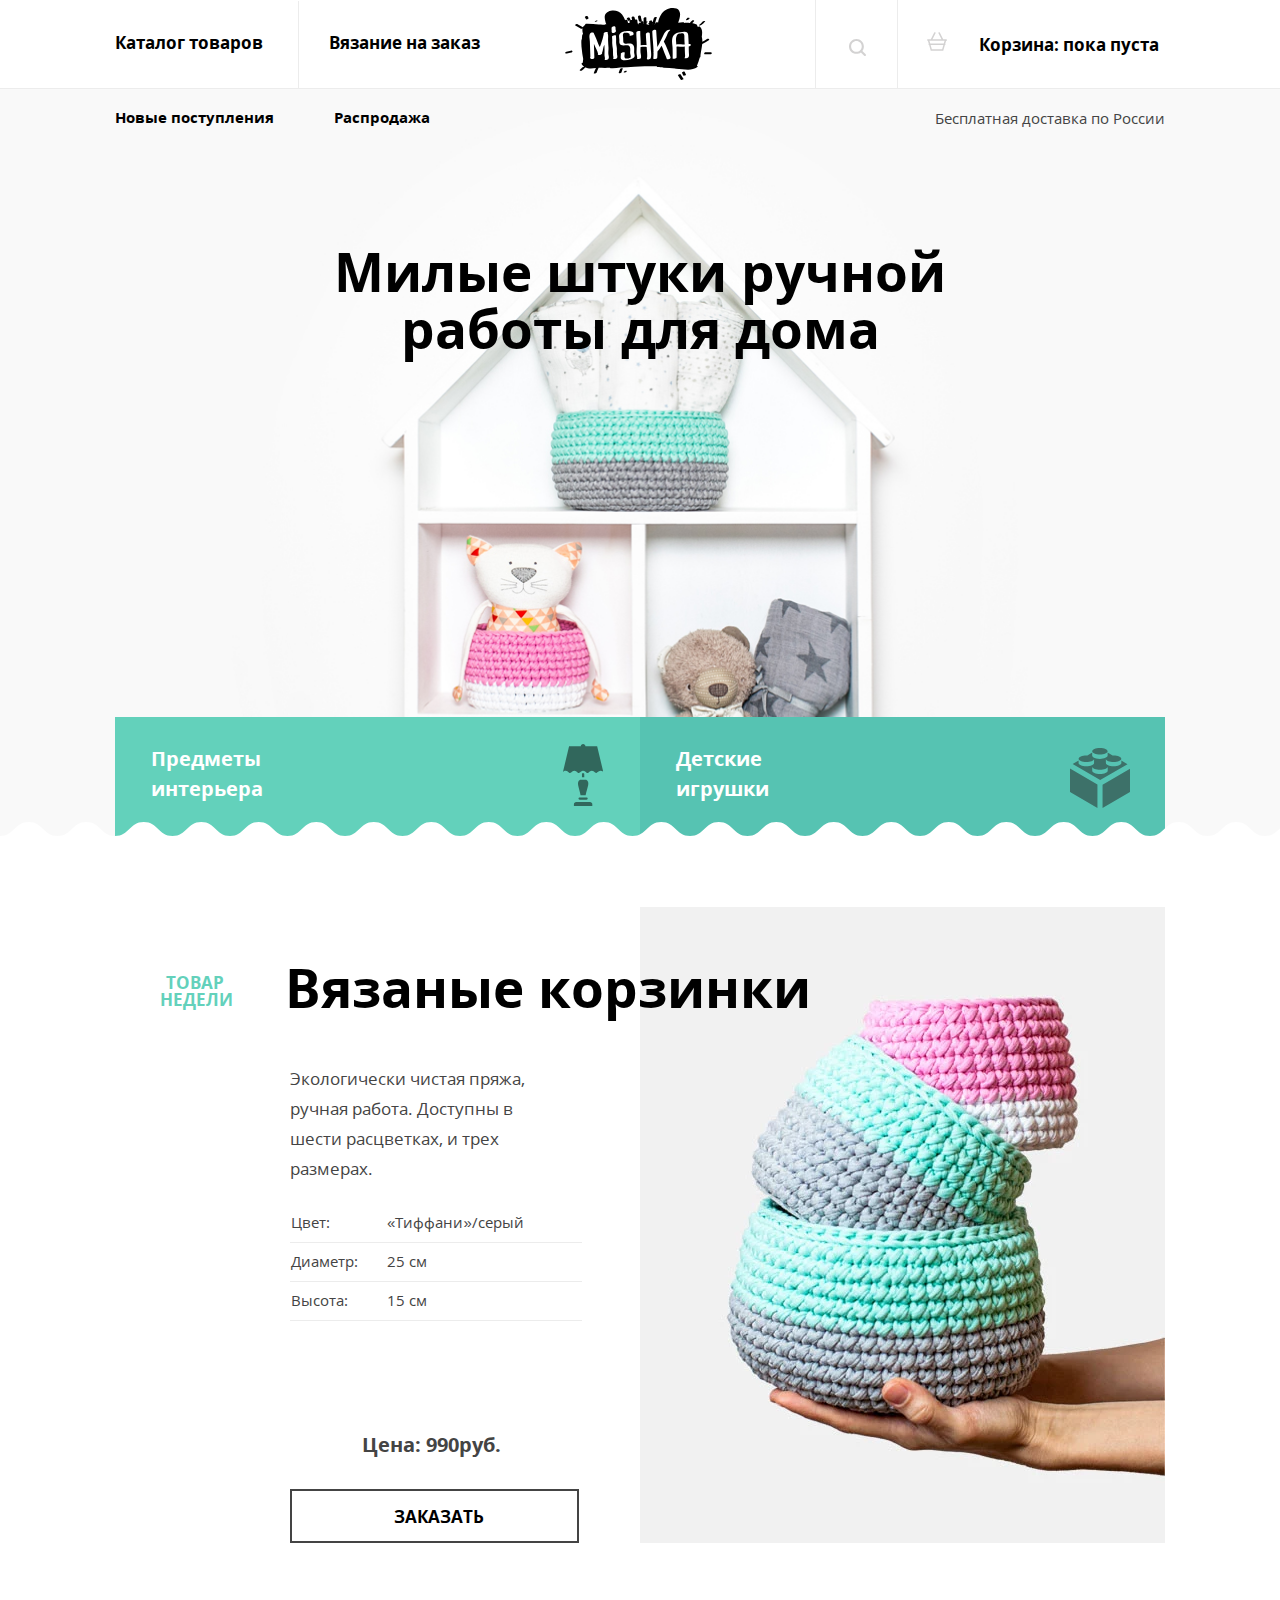
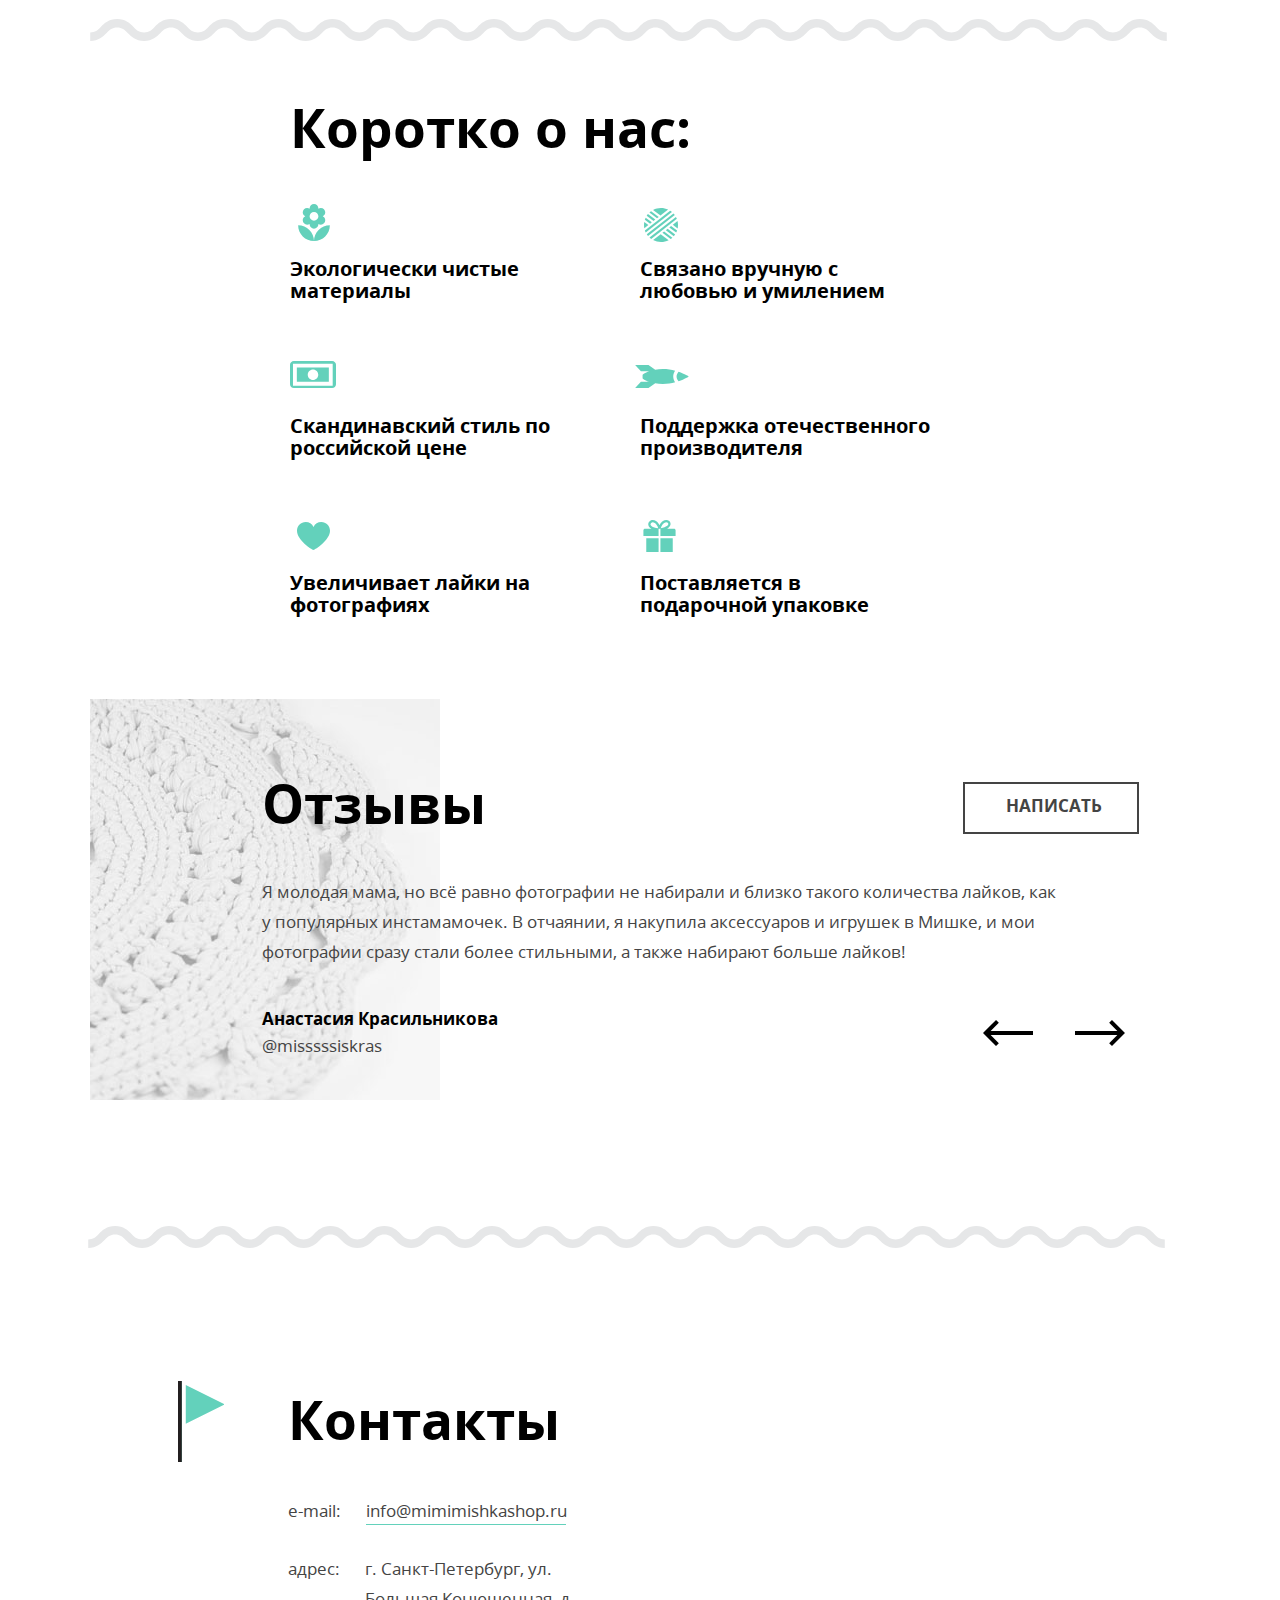
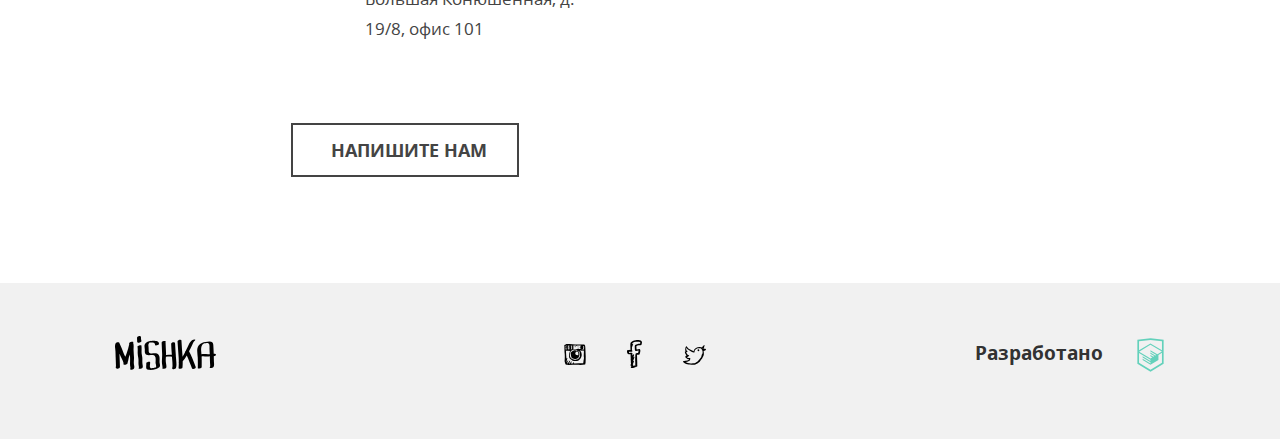
<file: index.html>
<!DOCTYPE html><html lang="ru"><head><meta charset="utf-8"><title>HTML Academy: Мишка</title><meta name="viewport" content="width=device-width,initial-scale=1"><link href="css/style.min.css" rel="stylesheet"><link rel="preload" href="/fonts/opensans.woff" as="font" crossorigin="anonymous"><link rel="preload" href="/fonts/opensansbold.woff" as="font" crossorigin="anonymous"></head><body><div style="display:none"><svg xmlns="http://www.w3.org/2000/svg" xmlns:xlink="http://www.w3.org/1999/xlink"><symbol id="bg-zigzag-fill" viewbox="0 0 1150 34"><path fill="#FFFFFF" d="M1121.252,0c-14.375,0-14.375,14-28.749,14s-14.374-14-28.748-14s-14.374,14-28.748,14 c-14.375,0-14.375-14-28.75-14c-14.374,0-14.374,14-28.748,14S963.135,0,948.761,0s-14.374,14-28.749,14S905.637,0,891.263,0 s-14.374,14-28.749,14s-14.375-14-28.75-14c-14.371,0-14.371,14-28.743,14c-14.375,0-14.375-14-28.75-14 c-14.372,0-14.372,14-28.744,14c-14.374,0-14.374-14-28.747-14s-14.373,14-28.747,14C675.66,14,675.66,0,661.287,0 c-14.374,0-14.374,14-28.748,14c-14.375,0-14.375-14-28.751-14c-14.374,0-14.374,14-28.748,14S560.666,0,546.292,0 s-14.374,14-28.748,14C503.17,14,503.17,0,488.796,0c-14.375,0-14.375,14-28.75,14C445.67,14,445.67,0,431.293,0 c-14.375,0-14.375,14-28.75,14c-14.375,0-14.375-14-28.751-14c-14.375,0-14.375,14-28.75,14S330.666,0,316.291,0 s-14.375,14-28.751,14c-14.376,0-14.376-14-28.753-14c-14.374,0-14.374,14-28.747,14c-14.375,0-14.375-14-28.75-14 c-14.375,0-14.375,14-28.751,14c-14.377,0-14.377-14-28.754-14c-14.377,0-14.377,14-28.755,14c-14.378,0-14.378-14-28.756-14 S71.896,14,57.518,14C43.139,14,43.139,0,28.759,0S14.38,14,0,14v20h1150V14C1135.626,14,1135.626,0,1121.252,0z"></path></symbol><symbol id="bg-zigzag-line" viewbox="0 0 1150 23"><g><path fill="#E6E7E8" d="M1150,23c-9.017,0-13.728-4.589-17.514-8.276c-3.412-3.323-5.877-5.724-11.234-5.724 c-5.358,0-7.823,2.401-11.235,5.724c-3.786,3.688-8.497,8.276-17.514,8.276s-13.728-4.589-17.514-8.276 c-3.412-3.323-5.877-5.724-11.234-5.724s-7.822,2.401-11.234,5.724c-3.786,3.688-8.497,8.276-17.514,8.276 s-13.729-4.589-17.515-8.276C1014.08,11.401,1011.615,9,1006.257,9c-5.357,0-7.822,2.401-11.234,5.724 C991.236,18.411,986.525,23,977.509,23s-13.728-4.589-17.514-8.276C956.583,11.401,954.118,9,948.761,9s-7.822,2.401-11.234,5.724 C933.74,18.411,929.028,23,920.012,23s-13.729-4.589-17.515-8.276C899.085,11.401,896.62,9,891.263,9s-7.822,2.401-11.234,5.724 C876.242,18.411,871.53,23,862.514,23s-13.729-4.589-17.515-8.276C841.587,11.401,839.122,9,833.764,9 c-5.355,0-7.82,2.4-11.231,5.723C818.747,18.411,814.036,23,805.021,23c-9.017,0-13.729-4.589-17.515-8.276 C784.094,11.401,781.629,9,776.271,9c-5.356,0-7.821,2.401-11.232,5.723C761.253,18.411,756.542,23,747.526,23 c-9.017,0-13.729-4.589-17.514-8.277C726.602,11.401,724.137,9,718.779,9s-7.821,2.401-11.233,5.723 C703.761,18.411,699.049,23,690.032,23c-9.016,0-13.727-4.589-17.512-8.276C669.109,11.401,666.645,9,661.287,9 s-7.822,2.401-11.234,5.724C646.267,18.411,641.556,23,632.539,23s-13.729-4.589-17.515-8.276C611.612,11.401,609.147,9,603.788,9 c-5.357,0-7.822,2.401-11.234,5.724C588.768,18.411,584.057,23,575.04,23c-9.016,0-13.728-4.589-17.514-8.276 C554.115,11.401,551.65,9,546.292,9s-7.823,2.401-11.234,5.724C531.272,18.411,526.561,23,517.544,23 c-9.017,0-13.729-4.589-17.514-8.276C496.619,11.401,494.153,9,488.796,9c-5.358,0-7.823,2.401-11.235,5.724 C473.774,18.411,469.062,23,460.046,23c-9.017,0-13.729-4.589-17.516-8.276C439.118,11.401,436.653,9,431.293,9 c-5.358,0-7.823,2.401-11.235,5.724C416.272,18.411,411.56,23,402.543,23s-13.729-4.589-17.515-8.276 C381.616,11.401,379.151,9,373.792,9c-5.358,0-7.823,2.401-11.235,5.724C358.771,18.411,354.059,23,345.042,23 s-13.729-4.589-17.515-8.276C324.114,11.401,321.649,9,316.291,9s-7.824,2.401-11.236,5.724C301.269,18.411,296.556,23,287.539,23 c-9.018,0-13.729-4.589-17.516-8.276C266.611,11.401,264.145,9,258.786,9c-5.357,0-7.822,2.401-11.234,5.724 C243.767,18.411,239.055,23,230.039,23c-9.017,0-13.729-4.589-17.515-8.276C209.112,11.401,206.647,9,201.289,9 s-7.824,2.401-11.236,5.724C186.267,18.411,181.555,23,172.538,23c-9.018,0-13.73-4.589-17.517-8.276 C151.609,11.401,149.144,9,143.784,9c-5.36,0-7.825,2.401-11.238,5.724c-3.787,3.687-8.5,8.276-17.517,8.276 c-9.018,0-13.73-4.589-17.517-8.276C94.099,11.401,91.633,9,86.273,9s-7.826,2.401-11.239,5.724C71.249,18.411,66.536,23,57.518,23 C48.5,23,43.787,18.412,40,14.724C36.586,11.401,34.12,9,28.759,9s-7.827,2.401-11.24,5.724C13.732,18.411,9.019,23,0,23v-9 c5.361,0,7.827-2.401,11.241-5.724C15.028,4.588,19.741,0,28.759,0s13.731,4.588,17.519,8.276C49.691,11.599,52.157,14,57.518,14 c5.36,0,7.825-2.401,11.238-5.724C72.543,4.589,77.255,0,86.273,0s13.73,4.589,17.517,8.276c3.413,3.323,5.879,5.724,11.239,5.724 s7.826-2.401,11.238-5.724C130.054,4.589,134.767,0,143.784,0s13.73,4.589,17.517,8.276c3.412,3.323,5.878,5.724,11.237,5.724 c5.358,0,7.824-2.401,11.236-5.724C187.56,4.589,192.272,0,201.289,0c9.017,0,13.729,4.589,17.515,8.276 c3.412,3.323,5.877,5.724,11.235,5.724c5.357,0,7.822-2.401,11.234-5.724C245.059,4.589,249.77,0,258.786,0 c9.017,0,13.729,4.589,17.516,8.276C279.714,11.599,282.18,14,287.539,14c5.359,0,7.824-2.401,11.236-5.724 C302.562,4.589,307.274,0,316.291,0c9.017,0,13.729,4.589,17.515,8.276c3.412,3.323,5.877,5.724,11.236,5.724 c5.359,0,7.824-2.401,11.236-5.724C360.063,4.589,364.775,0,373.792,0c9.017,0,13.729,4.589,17.516,8.276 C394.72,11.599,397.185,14,402.543,14s7.823-2.401,11.235-5.724C417.565,4.589,422.277,0,431.293,0 c9.018,0,13.729,4.589,17.516,8.276c3.412,3.323,5.877,5.724,11.236,5.724c5.358,0,7.823-2.401,11.235-5.724 C475.067,4.589,479.779,0,488.796,0c9.016,0,13.728,4.589,17.514,8.276c3.412,3.323,5.877,5.724,11.235,5.724 c5.357,0,7.822-2.401,11.234-5.724C532.564,4.589,537.275,0,546.292,0c9.016,0,13.728,4.589,17.514,8.276 C567.217,11.599,569.682,14,575.04,14c5.357,0,7.822-2.401,11.234-5.724C590.061,4.589,594.771,0,603.788,0 c9.018,0,13.729,4.589,17.516,8.276c3.412,3.323,5.877,5.724,11.235,5.724c5.357,0,7.822-2.401,11.234-5.724 C647.56,4.589,652.271,0,661.287,0s13.728,4.589,17.513,8.277C682.211,11.6,684.676,14,690.032,14 c5.357,0,7.822-2.401,11.234-5.724C705.052,4.589,709.764,0,718.779,0s13.728,4.589,17.513,8.276 c3.412,3.323,5.877,5.724,11.234,5.724c5.356,0,7.821-2.401,11.232-5.723C762.544,4.589,767.255,0,776.271,0 c9.017,0,13.729,4.589,17.515,8.276c3.412,3.323,5.877,5.724,11.235,5.724c5.356,0,7.821-2.401,11.232-5.724 C820.038,4.589,824.749,0,833.764,0c9.017,0,13.729,4.589,17.515,8.276C854.69,11.599,857.155,14,862.514,14 s7.823-2.401,11.235-5.724C877.535,4.589,882.247,0,891.263,0c9.017,0,13.728,4.589,17.514,8.276 c3.412,3.323,5.877,5.724,11.235,5.724s7.823-2.401,11.235-5.724C935.033,4.589,939.744,0,948.761,0s13.728,4.589,17.514,8.276 c3.412,3.323,5.877,5.724,11.234,5.724s7.822-2.401,11.234-5.724C992.529,4.589,997.24,0,1006.257,0s13.729,4.589,17.515,8.276 c3.412,3.323,5.877,5.724,11.235,5.724c5.357,0,7.822-2.401,11.234-5.724c3.786-3.688,8.497-8.276,17.514-8.276 s13.728,4.589,17.514,8.276c3.412,3.323,5.877,5.724,11.234,5.724s7.822-2.401,11.234-5.724c3.786-3.688,8.498-8.276,17.515-8.276 s13.728,4.589,17.514,8.276C1142.178,11.599,1144.643,14,1150,14V23z"></path></g></symbol><symbol id="htmlacademy" viewbox="0 0 60 60"><path fill="#63d1bb" d="M30.2 5h-.2l-19.7 2.1v36.2l19.7 11.7 19.7-11.7v-36.2l-19.5-2.1zm17 36.8l-17.2 10.2-17.2-10.2v-14.8l17.1 10.2v1.8l-11.7-7v1.8l11.8 7.1v1.9l-11.8-7v1.8l11.8 7 11.9-7.1v-7.6l5.3-3.2v15.1zm-.1-17l-4.7 2.8-2.2 1.3-10.3-6.1v1.8l8.8 5.3h-.1l-.2.1-1.3.7-7.3-4.3v1.8l5.8 3.4-1.4.9-4.3-2.6v1.8l2.9 1.7-2.9 1.7-17-10.1 17-10.2 17.2 10zm.1-1.8l-17.3-10.2-17.1 10.2v-13.6l17.2-1.8 17.2 1.8v13.6z"></path></symbol><symbol id="icon-cart" viewbox="264.205 370.961 20.294 18.849"><path d="M283.75,378.19h-3.151l-3.407-6.814c-0.185-0.37-0.634-0.52-1.006-0.335 c-0.371,0.186-0.521,0.636-0.335,1.006l3.071,6.143h-9.138l3.072-6.143c0.185-0.371,0.035-0.821-0.335-1.006 c-0.37-0.185-0.821-0.035-1.006,0.335l-3.407,6.814h-3.151c-0.414,0-0.75,0.336-0.75,0.75s0.336,0.75,0.75,0.75h0.157l0.855,2.991 c-0.187,0.137-0.316,0.347-0.316,0.595c0,0.396,0.309,0.71,0.697,0.739l1.656,5.795h12.697l1.656-5.795 c0.388-0.028,0.698-0.344,0.698-0.739c0-0.249-0.129-0.459-0.316-0.596l0.854-2.991h0.157c0.414,0,0.75-0.336,0.75-0.75 S284.164,378.19,283.75,378.19z M279.569,388.311h-10.433l-1.224-4.284h12.881L279.569,388.311z M281.222,382.526h-13.739 l-0.81-2.836h15.359L281.222,382.526z"></path></symbol><symbol id="icon-fb" viewbox="56.519 49.996 14.962 27.718"><g id="facebook"><g><path d="M68.181,55.188c1.026,0.029,1.993,0,2.681-0.3c0.391-0.818,0.556-1.854,0.619-2.989 c-0.19-0.015-0.062-0.337-0.207-0.399c-0.029-0.202-0.278-0.195-0.309-0.398c-0.277-0.165-0.457-0.422-0.723-0.598 c-0.727-0.162-1.44-0.335-2.164-0.499c-0.849,0.044-1.895-0.103-2.58,0.1c-2.619-0.04-3.997,1.12-5.259,2.392 c-0.023,0.078-0.003,0.197-0.105,0.199c-0.574,1.587-0.125,3.621-0.204,5.581c0.099,0.436,0.107,0.958,0.204,1.395 c-0.998,0.296-2.212,0.387-3.402,0.499c-0.317,0.324-0.178,1.089-0.206,1.693c0.085,0.583,0.278,1.06,0.413,1.595 c0.211,0.193,0.596,0.396,0.825,0.498c0.065,0.029,0.071,0.082,0.103,0.1c0.506,0.268,1.451,0.008,2.268,0.1 c-0.136,1.978,0.256,3.915,0,5.68c0.007,0.327,0.295,0.382,0.208,0.798c-0.001,0.963-0.067,1.99,0.208,2.69 c-0.287,0.455-0.497,0.982-0.415,1.794c0.122,0.016,0.114,0.157,0.105,0.299c-0.075,0.47,0.643,0.175,0.515,0.698 c0.162,0.456-0.428,0.184-0.413,0.498v0.896c0.53,0.285,1.462,0.182,2.268,0.199c0.908-0.419,2.188-0.479,2.785-1.196 c0.459,0.235,0.916-0.014,1.238-0.199c-0.018-0.315,0.273-0.333,0.205-0.698c-0.004-0.328-0.173-0.496-0.103-0.896V71.83 c-0.206-2.293-0.048-4.938-0.309-7.176c0.888-0.105,1.917-0.075,2.578-0.398c0.357-0.451,0.377-1.23,0.516-1.895 c0.177-0.226,0.221-0.583,0.206-0.996c0.19-0.213,0.068-0.729,0.104-1.096c-0.141-0.595-0.168-1.3-0.825-1.39 c-0.884-0.235-2.043,0.595-2.991,0.299c0.049-1.134-0.293-2.342,0-3.388C66.761,55.609,67.461,55.39,68.181,55.188z M64.363,59.971c0.117,0.254,0.254,0.486,0.414,0.698c0.079,0.022,0.203,0.003,0.205,0.101c1.192,0.056,2.199-0.069,3.096-0.299 c0,0.998-0.271,1.733-0.518,2.492c-0.662,0.045-1.467,0.3-1.958,0.198c-0.276,0.165-0.372,0.506-0.62,0.698 c-0.049,0.441,0.142,0.495,0,0.797c-0.201,0.137-0.055,0.611-0.205,0.796v1.496c0.085,0.281-0.146,0.258-0.104,0.497v3.488 c-0.085,0.281,0.146,0.258,0.104,0.498v2.989c0.063,0.271-0.132,0.791,0.103,0.896c-0.07,0.364-0.412-0.021-0.824,0.1 c-0.528,0.122-0.926,0.369-1.548,0.4c0.117-0.353,0.32-0.622,0.311-1.097c0.049-0.381-0.365-0.312-0.516-0.49 c0.193-0.644,0.562-1.117,0.722-1.793c0.197-0.515,0.714-1.298,0.31-1.794c-0.522-0.105-0.521,0.293-0.826,0.398 c-0.022,0.077-0.002,0.196-0.103,0.199c-0.023,0.077-0.003,0.196-0.103,0.199c0.01,0.12-0.151,0.062,0,0 c0.022-0.078,0.002-0.197,0.103-0.199c0.023-0.077,0.002-0.197,0.103-0.199v-0.299c0.368-0.575,0.67-1.214,0.826-1.993 c0.191-0.28,0.283-0.656,0.412-0.997c0.156-0.262,0.34-0.869,0.104-1.195c-0.517,0.033-0.796,0.295-0.93,0.697 c-0.32-0.189,0.161-0.434,0.104-0.697c0.138-0.231,0.169-0.566,0.309-0.797c0.202-0.413,0.564-1.304,0-1.596 c-0.438-0.023-0.612,0.207-0.723,0.498c-0.214,0.191-0.43,0.383-0.516,0.698c-0.373-0.07-0.143-0.727-0.206-1.097 c-0.067-0.52,0.122-0.899,0-1.195c-0.56-0.799-2.026-0.105-3.197-0.299c-0.108-0.307-0.222-0.984-0.104-1.195 c1.045-0.088,2.479,0.201,3.197-0.199c0.024-0.078,0.003-0.197,0.104-0.199c0.094-0.723-0.271-1-0.515-1.396 c0.232-0.806,0.04-2.02,0.104-2.989c0.233-0.141,0.328-0.414,0.515-0.598c0.112-0.955,0.673-1.476,0.722-2.49 c-0.273,0.001-0.607-0.055-0.619,0.199c-0.302-0.114-0.382,0.479-0.515,0.199c-0.112-0.541,0.246-0.626,0.309-0.997 c0.599-0.418,1.212-0.82,1.856-1.195c1.741-0.244,4.648-0.449,6.086,0.198c0.051,0.616-0.287,0.854-0.207,1.496h-1.546 c-1.092,0.24-1.987,0.672-2.991,0.997c-0.24,0.066-0.276,0.331-0.516,0.398c-0.036,0.396-0.225,0.646-0.311,0.996 C64.182,57.424,64.394,58.582,64.363,59.971z"></path></g></g></symbol><symbol id="icon-feature-ball" viewbox="0 0 34.373 34.373"><g><path d="M0.286,14.069c-0.382,2.073-0.384,4.211,0.008,6.301l4.121-3.21L0.286,14.069z"></path><path d="M24.403,1.585C19.62-0.623,13.959-0.559,9.149,1.992l7.513,5.625L24.403,1.585z"></path><path d="M33.901,13.175l-4.811,3.748l4.936,3.695C34.522,18.173,34.489,15.63,33.901,13.175z"></path><path d="M9.209,32.414c4.844,2.534,10.724,2.65,15.73,0.113l-8.096-6.062L9.209,32.414z"></path><path d="M7.914,14.433L1.681,9.767c-0.32,0.669-0.595,1.356-0.825,2.056l5.308,3.974L7.914,14.433z"></path><path d="M18.593,25.102l8.336,6.242c0.277-0.191,0.551-0.391,0.82-0.601c0.318-0.248,0.625-0.505,0.92-0.771l-8.326-6.234 L18.593,25.102z"></path><path d="M11.413,11.707L4.002,6.158C3.54,6.709,3.117,7.285,2.733,7.881l6.931,5.189L11.413,11.707z"></path><path d="M22.093,22.375l8.092,6.059c0.471-0.544,0.904-1.112,1.297-1.701l-7.639-5.721L22.093,22.375z"></path><path d="M14.913,8.98L7.196,3.203C7.003,3.341,6.812,3.482,6.623,3.629C6.227,3.938,5.849,4.261,5.487,4.597l7.676,5.747 L14.913,8.98z"></path><path d="M25.592,19.649l6.972,5.221c0.33-0.662,0.615-1.341,0.855-2.033l-6.077-4.55L25.592,19.649z"></path><path d="M26.448,2.706L0.88,22.626c0.233,0.698,0.513,1.386,0.839,2.059l26.52-20.663C27.667,3.541,27.068,3.102,26.448,2.706z"></path><path d="M30.743,6.624c-0.301-0.386-0.614-0.754-0.939-1.106L2.786,26.567c0.262,0.402,0.542,0.797,0.843,1.183 c0.142,0.183,0.288,0.359,0.436,0.534L31.155,7.176C31.021,6.99,30.886,6.806,30.743,6.624z"></path><path d="M32.298,8.999L5.552,29.838c0.544,0.501,1.114,0.962,1.708,1.382l25.962-20.228C32.959,10.314,32.651,9.648,32.298,8.999z"></path></g></symbol><symbol id="icon-feature-flower" viewbox="8.014 4.35 31.972 37.301"><path d="M24,41.65c8.827,0,15.986-7.159,15.986-15.986C31.158,25.664,24,32.822,24,41.65z M12.641,20.78 c0,2.451,1.989,4.441,4.44,4.441c0.932,0,1.803-0.294,2.513-0.782l-0.036,0.337c0,2.451,1.99,4.441,4.441,4.441 s4.44-1.99,4.44-4.441l-0.036-0.337c0.719,0.497,1.582,0.782,2.514,0.782c2.451,0,4.44-1.99,4.44-4.441 c0-1.768-1.038-3.286-2.54-3.997c1.492-0.71,2.54-2.229,2.54-3.997c0-2.451-1.989-4.44-4.44-4.44c-0.932,0-1.803,0.293-2.514,0.781 L28.44,8.79c0-2.451-1.989-4.44-4.44-4.44s-4.441,1.99-4.441,4.44l0.036,0.337c-0.719-0.497-1.581-0.781-2.513-0.781 c-2.451,0-4.44,1.99-4.44,4.44c0,1.768,1.039,3.286,2.54,3.997C13.68,17.494,12.641,19.012,12.641,20.78z M24,12.343 c2.451,0,4.44,1.989,4.44,4.44c0,2.451-1.989,4.44-4.44,4.44s-4.441-1.99-4.441-4.44C19.559,14.332,21.549,12.343,24,12.343z  M8.014,25.664c0,8.827,7.158,15.986,15.986,15.986C24,32.822,16.842,25.664,8.014,25.664z"></path></symbol><symbol id="icon-feature-gift" viewbox="239.665 239.757 32.666 32.486"><path d="M242.56,272.243h12.504v-13.91H242.56V272.243z M270.742,248.623h-7.335 c0.521-0.267,0.984-0.549,1.396-0.845c1.588-1.133,2.424-2.57,2.42-3.999c0.002-1.169-0.556-2.202-1.359-2.901 c-0.805-0.704-1.869-1.119-3.016-1.121c-1.22-0.001-2.352,0.421-3.32,1.069c-1.459,0.979-2.606,2.451-3.424,4.067 c-0.039,0.079-0.078,0.157-0.115,0.236c-0.299-0.623-0.647-1.226-1.041-1.792c-0.691-0.985-1.523-1.86-2.497-2.511 c-0.97-0.646-2.103-1.069-3.322-1.069c-1.213,0.004-2.323,0.514-3.155,1.295c-0.828,0.783-1.41,1.885-1.412,3.135 c-0.002,0.73,0.211,1.494,0.649,2.188c0.552,0.872,1.424,1.628,2.633,2.248h-6.588c-0.878,0-1.591,0.712-1.591,1.59v5.897h15.396 v-7.488h1.873v7.488h15.396v-5.897C272.333,249.334,271.621,248.623,270.742,248.623 M248.38,246.284 c-0.622-0.391-1-0.785-1.22-1.135c-0.22-0.354-0.294-0.662-0.296-0.963c-0.004-0.504,0.248-1.042,0.691-1.461 c0.437-0.415,1.028-0.667,1.562-0.667h0.013c0.685,0,1.366,0.231,2.046,0.683c1.018,0.671,1.975,1.85,2.645,3.187 c0.342,0.676,0.609,1.39,0.789,2.087C251.528,247.694,249.532,247.013,248.38,246.284 M258.917,244.657 c0.557-0.797,1.21-1.466,1.887-1.916c0.68-0.451,1.362-0.683,2.047-0.683h0.006c0.574,0,1.117,0.22,1.494,0.55 c0.377,0.336,0.571,0.739,0.573,1.171c-0.004,0.512-0.272,1.259-1.467,2.132c-1.138,0.825-3.101,1.673-6.127,2.265 C257.62,246.974,258.177,245.704,258.917,244.657 M256.937,272.243h12.506v-13.91h-12.506V272.243z"></path></symbol><symbol id="icon-feature-heart" viewbox="47.475 50.071 33.05 27.857"><path d="M80.525,58.808c0-4.825-3.912-8.736-8.736-8.736c-3.405,0-6.348,1.951-7.789,4.793 c-1.441-2.842-4.384-4.793-7.789-4.793c-4.825,0-8.736,3.911-8.736,8.736c0,9.127,14.657,19.121,16.525,19.121 C65.869,77.929,80.525,67.979,80.525,58.808z"></path></symbol><symbol id="icon-feature-money" viewbox="46.212 56.834 46.575 27.332"><path d="M88.882,56.834H50.116c-2.156,0-3.904,1.749-3.904,3.905v19.521c0,2.156,1.748,3.905,3.904,3.905h38.766 c2.156,0,3.905-1.749,3.905-3.905V60.739C92.787,58.583,91.038,56.834,88.882,56.834z M49.235,81.784V59.551h40.202v22.233H49.235z"></path><path d="M53.14,77.88h32.395V63.456H53.14V77.88z M69.5,65.354c2.936,0,5.315,2.38,5.315,5.314c0,2.936-2.379,5.314-5.315,5.314 s-5.314-2.379-5.314-5.314C64.185,67.733,66.564,65.354,69.5,65.354z"></path></symbol><symbol id="icon-feature-rocket" viewbox="612.532 500.386 54.156 23.183"><g><path d="M652.844,506.098c-3.647-0.971-7.839-1.667-12.359-1.666c-2.891,0.001-5.457,0.243-7.71,0.623l-6.784-4.668l-13.456,0.005 l5.811,6.184h8.447c-4.58,1.598-6.759,3.515-6.759,3.515l0.002,3.777c0,0,2.313,1.912,6.931,3.518l-8.623-0.005l-5.811,6.188 l13.455,0.002l6.816-4.692c2.261,0.398,4.822,0.647,7.681,0.648c4.522-0.001,8.712-0.697,12.36-1.667 c-1.176-1.775-1.915-3.743-1.918-5.877C650.93,509.842,651.665,507.871,652.844,506.098z"></path><path d="M656.267,507.132c-1.284,1.605-1.969,3.25-1.965,4.84c-0.007,1.597,0.677,3.238,1.968,4.847 c6.399-2.162,10.419-4.841,10.419-4.841S662.67,509.298,656.267,507.132z"></path></g></symbol><symbol id="icon-flag" viewbox="-11.34 -28.346 46.68 81.691"><g id="miu"><g id="Artboard-1" transform="translate(-755.000000, -443.000000)"><g id="slice" transform="translate(215.000000, 119.000000)"></g><g id="editor-flag-triangle-notification-glyph"><path fill="#63D1BB" d="M751.439,418.545v38.9l38.9-19.451L751.439,418.545z M743.66,496.346v-81.691h3.805v81.691H743.66z"></path></g></g></g><g><rect x="-11.34" y="-28.346" fill="#231F20" width="3.805" height="81.691"></rect></g></symbol><symbol id="icon-insta" viewbox="53.115 53.19 21.769 21.334"><g id="instagram"><g><path d="M74.881,65.336c-0.013-2.395-0.344-4.788-0.303-7.135c-0.023-0.788-0.086-1.535-0.152-2.278 c-0.105-0.3-0.111-0.699-0.152-1.062c-0.26-0.17-0.222-0.64-0.456-0.835c-0.423-0.233-1.201-0.114-1.744-0.22 c-0.657-0.026-1.254-0.115-1.899-0.153c-1.936-0.101-3.973-0.076-5.996-0.076c-2.001,0-3.954-0.145-5.695-0.379h-2.202 c-0.097,0.004-0.105,0.098-0.227,0.076c-0.599,0.034-1.077,0.188-1.595,0.303c-0.21,0.119-0.421,0.235-0.683,0.304 c-0.136,0.192-0.513,0.145-0.607,0.379c-0.186,0.212,0.185,0.451,0,0.607v0.911c0.173,0.13,0.027,0.58,0.075,0.835v0.987 c-0.017,1.281,0.134,2.397,0.076,3.72c0.467,2.762,0.374,6.537,0.076,9.413c0.155,0.579,0.363,1.105,0.455,1.746 c0.256,0.479,0.335,1.133,0.683,1.52c0.502,0.206,1.233,0.186,1.898,0.229c0.383,0.098,0.667,0.293,1.14,0.30 c2.843-0.21,5.496-0.154,8.427-0.229c2.704,0.24,5.802,0.188,8.275-0.228c0.195-0.134,0.128-0.529,0.228-0.76 c-0.056-0.385,0.207-0.449,0.228-0.759C74.862,70.157,74.895,67.763,74.881,65.336z M61.899,59.111 c0.757-0.153,1.48-0.341,2.429-0.304c0.71,0.076,1.287,0.283,1.897,0.456c0.116,0.184-0.243,0.547,0.153,0.684v0.076 c0.059,0.017,0.149,0.002,0.151,0.076c0.445,0.035,0.794,0.167,1.063,0.379c0.45,0.055,0.536,0.476,1.138,0.3 c-0.091,0.213-0.084,0.524-0.075,0.835c0.324,1.183,0.475,2.81,0.303,4.252c-0.164,0.163-0.215,0.442-0.303,0.683 c-0.311,0.322-0.481,0.785-0.836,1.062c-0.095,0.236-0.25,0.408-0.454,0.533c-0.116,0.213-0.206,0.452-0.457,0.53 c-0.298,0.163-0.577,0.011-0.834-0.076c-0.446,0.162-0.904,0.312-1.215,0.607c-0.816-0.096-1.648-0.175-2.43-0.304 c-0.242-0.139-0.487-0.273-0.835-0.305c-0.227-0.204-0.496-0.364-0.836-0.455c-0.101-0.127-0.337-0.118-0.455-0.229 c-0.198-0.029-0.229-0.227-0.456-0.229c-0.118-0.412-0.443-0.618-0.532-1.062c-0.226-0.331-0.308-0.805-0.455-1.215 c-0.043-1.434,0.091-2.692,0.379-3.796c0.346-0.591,0.779-1.094,1.138-1.67c0.249,0.021,0.365-0.09,0.38-0.304 c0.306,0.053,0.434-0.072,0.684-0.075C61.698,59.568,61.71,59.251,61.899,59.111z M60.229,56.378 c-0.117-0.263-0.066-0.691-0.075-1.062c-0.007-0.285,0.278-0.279,0.304-0.532c-0.003-0.074-0.093-0.059-0.152-0.076 c0.126-0.146,0.701-0.097,0.834,0c0.132,0.537-0.354,0.455-0.531,0.684c0.011,0.167,0.322,0.032,0.456,0.076 c0.029,0.854-0.059,1.496,0,2.202h-0.456c-0.007,0.234,0.229,0.226,0.456,0.228c-0.059,0.286,0.092,0.363,0.075,0.607 c-0.226,0.153-0.716,0.042-1.062,0.075C59.975,57.986,60.313,57.205,60.229,56.378z M59.546,54.784 c0.088-0.013,0.134,0.016,0.151,0.076c0.179,0.253,0.01,0.683-0.076,0.911C59.448,55.592,59.595,55.089,59.546,54.784z M59.698,56.606c-0.132-0.069-0.168-0.237-0.152-0.456C59.678,56.221,59.713,56.388,59.698,56.606z M59.698,57.973 c-0.058,0.139-0.082-0.045-0.076-0.152C59.68,57.682,59.703,57.866,59.698,57.973z M59.546,58.201 c0.175-0.024,0.084,0.219,0.228,0.227c-0.009,0.193-0.283,0.179-0.38,0.077C59.433,58.393,59.507,58.312,59.546,58.201z M57.192,56.985c0.006-0.108,0.013-0.214-0.076-0.228c-0.073-0.733,0.13-1.415,0-1.973c0.25-0.155,0.769-0.042,1.139-0.077v1.139 c-0.088,0.064-0.203,0.101-0.379,0.077c-0.054,0.28,0.324,0.131,0.379,0.304c0.008,0.853-0.056,1.777,0.152,2.429 c-0.565-0.059-0.906,0.107-1.442,0.076c0.097-0.612-0.019-1.435,0.531-1.594C57.484,56.997,57.239,57.091,57.192,56.985z M56.661,56.985c-0.204,0.021-0.217-0.534-0.077-0.607C56.912,56.384,56.833,56.879,56.661,56.985z M56.509,57.973 c0.077-0.312,0.034-0.304,0.075-0.683C56.812,57.303,56.844,58.06,56.509,57.973z M56.737,55.923 c-0.263,0.054-0.273-0.266-0.153-0.38C56.847,55.49,56.856,55.81,56.737,55.923z M56.737,54.784 c0.033,0.159-0.052,0.201-0.076,0.304c-0.176,0.023-0.084-0.219-0.229-0.229C56.457,54.757,56.623,54.797,56.737,54.784z M56.509,58.505c0.148-0.031,0.11,0.345-0.076,0.227C56.473,58.67,56.512,58.608,56.509,58.505z M55.825,54.784 c0.029,0.259-0.438,0.32-0.379,0H55.825z M54.838,54.86c-0.034,0.219-0.326,0.179-0.379,0.379 C54.245,55.069,54.543,54.771,54.838,54.86z M54.383,55.619c0.226-0.205,0.451-0.41,0.684-0.607 c-0.021-0.123,0.071-0.131,0.076-0.228h0.229c0.102,0.381-0.261,0.296-0.305,0.531c0.021,0.122-0.072,0.131-0.075,0.227 c0.02,0.335,0.121,0.588,0.075,0.988c-0.27,0.008-0.276,0.28-0.607,0.227C54.482,56.329,54.325,56.083,54.383,55.619z M54.459,58.884V57.29c0.195-0.185,0.396-0.364,0.607-0.532c0.295,0.489,0.179,1.392,0.455,1.897 C55.246,58.812,54.771,58.766,54.459,58.884z M72.68,69.968c-0.109,0.954-0.158,1.968-0.379,2.809 c-2.89,0.123-6.02,0.005-8.883,0.153c-0.199,0.045-0.273-0.031-0.229-0.229c-0.253,0-0.258,0.247-0.531,0.229 c0.201-0.336,0.438-0.898,0.151-1.291c-0.797,0.013-0.797,0.821-1.138,1.291c-0.686-0.053-1.137,0.127-1.823,0.075 c0.18-0.705,0.75-1.021,0.911-1.745c-0.395-0.55-0.989,0.138-1.214,0.455c-0.204,0.48-0.557,0.81-0.76,1.29H57.8 c0.238-0.469,0.489-0.926,0.759-1.366c0.171-0.512,0.625-0.741,0.683-1.367c-0.157-0.28-0.42-0.029-0.683,0 c-0.123,0.182-0.272,0.335-0.38,0.531c-0.232,0.376-0.501,0.714-0.684,1.14c-0.181,0.208-0.335,0.003-0.53,0.227 c-0.389,0.271-0.581,0.736-0.988,0.987c-0.174-0.06,0.039-0.356,0.153-0.38c0.045-0.181-0.096-0.55,0.075-0.607 c0.063-0.366,0.212-0.647,0.379-0.91c0.119-0.742,0.521-1.199,0.684-1.898c-0.559,0.099-0.674,0.643-0.988,0.987 c-0.212,0.445-0.542,0.772-0.683,1.291c-0.174-0.131-0.028-0.58-0.076-0.836c0.122-0.586,0.298-1.119,0.38-1.746 c0.133-0.22,0.173-0.535,0.228-0.834c0.168-0.209,0.046-0.61-0.077-0.761c-0.226,0.027-0.374,0.133-0.455,0.304 c-0.192-0.032-0.193,0.506-0.304,0.304c-0.045-2.587-0.451-4.812-0.456-7.438c0.026-0.331-0.183-0.424-0.228-0.685 c1.629,0.028,3.121,0.091,4.783,0.229c-0.089,0.139-0.199,0.257-0.304,0.379c-0.144,0.07-0.226,0.173-0.378,0.304 c-0.604,1.653-0.975,3.984-0.607,6.15c0.229,0.58,0.589,1.029,0.986,1.441c0.907,0.485,1.635,1.149,2.506,1.671 c1.701,0.361,3.84,0.369,5.541,0c0.236-0.12,0.484-0.226,0.685-0.38c1.364-1.242,2.753-2.459,2.961-4.859v-1.367 c-0.197-1.598-0.688-2.905-1.747-3.644c0.331-0.22,1.099,0.043,1.67,0.076c0.223,0.013,0.447,0.014,0.684,0 c0.408-0.024,0.928-0.055,1.443,0c0.144,0.187,0.113,0.544,0.228,0.76c-0.062,1.684-0.192,3.3-0.152,5.087 c0.103,0.454,0.127,0.986,0.229,1.441C73.046,68.209,72.9,69.126,72.68,69.968z M73.059,58.808 c-0.639-0.12-1.232-0.284-1.897-0.379c0.072-0.333,0.799-0.01,0.987-0.228c0.385-0.223,0.295-0.92,0.304-1.51 c0.032-0.348,0.114-0.644,0.076-1.063c-0.401-0.951-1.783-0.421-2.886-0.455c-0.225,0.718-0.47,1.8-0.304,2.657 c0.169,0.49,1.024,0.292,1.519,0.456c-0.14,0.332-0.688,0.057-0.987,0.076c-0.296-0.083-0.707-0.052-0.986-0.151 c-2.285,0.078-4.284,0.004-6.529,0.151c0.117-1.248,0.063-2.465-0.076-3.645h3.112c-0.344,0.364-0.912,0.507-1.29,0.835 c-0.44,0.244-0.861,0.505-1.139,0.911c0.249,0.134,0.535-0.245,0.759-0.379c0.355-0.074,0.479-0.381,0.835-0.455 c0.423-0.438,1.096-0.625,1.67-0.912c0.378-0.022,0.697,0.013,0.987,0.077c1.283,0.007,2.456,0.126,3.796,0.076 c0.614,0.145,1.45,0.069,1.974,0.304c0.107,0.298,0.231,0.579,0.305,0.911C73.297,57.071,73.14,57.901,73.059,58.808z M67.214,55.088C67.324,55.041,67.205,54.996,67.214,55.088L67.214,55.088z M67.214,55.088c-0.529,0.154-1.019,0.348-1.367,0.682 C66.331,55.572,66.906,55.464,67.214,55.088z M68.276,55.695C68.387,55.648,68.269,55.604,68.276,55.695L68.276,55.695z M66.53,56.606c0.727-0.158,1.181-0.591,1.746-0.911c-0.437,0.019-0.592,0.32-0.987,0.379 C67.074,56.291,66.689,56.334,66.53,56.606z M65.847,55.771C65.736,55.818,65.854,55.863,65.847,55.771L65.847,55.771z M65.164,56.378C65.274,56.332,65.156,56.286,65.164,56.378L65.164,56.378z M65.089,56.454c0.063,0.014,0.07-0.03,0.075-0.076 C65.1,56.364,65.092,56.408,65.089,56.454z M65.012,56.53c0.064,0.014,0.072-0.03,0.077-0.076 C65.022,56.441,65.017,56.483,65.012,56.53z M64.178,57.138c0.346-0.134,0.613-0.348,0.834-0.607 C64.664,56.664,64.397,56.878,64.178,57.138z M66.454,58.125c0.533-0.049,0.749-0.416,1.215-0.531 c0.284-0.298,0.784-0.381,0.987-0.76c-0.56,0.023-0.766,0.399-1.216,0.531C67.156,57.662,66.689,57.778,66.454,58.125z M64.178,57.138C63.861,57.064,64.162,57.365,64.178,57.138L64.178,57.138z M63.645,57.517c0.021,0.021,0.115-0.037,0.076-0.077 C63.7,57.42,63.605,57.478,63.645,57.517z M66.454,58.125C66.344,58.172,66.461,58.216,66.454,58.125L66.454,58.125z M65.314,59.946c-0.223-0.231-0.676-0.233-0.986-0.379c-0.697-0.038-1.223,0.093-1.746,0.229c-0.304,0.151-0.607,0.304-0.91,0.454 c-0.266,0.166-0.444,0.417-0.76,0.532c-0.205,0.225-0.352,0.51-0.684,0.607c-0.004,0.223-0.173,0.281-0.304,0.379 c-0.089,0.115-0.094,0.312-0.227,0.381c-0.007,0.12,0.036,0.29-0.076,0.303c0.108,1.512,0.291,2.948,0.683,4.177 c0.287,0.623,0.975,0.846,1.442,1.29c0.589,0.297,1.328,0.444,2.126,0.531c0.277-0.052,0.553-0.105,0.911-0.076 c1.209-0.209,2.098-0.736,2.81-1.441c0.1-0.281,0.252-0.508,0.455-0.684c-0.254-0.671,0.293-1.098,0.455-1.59 c0.002-1.344-0.201-2.48-0.607-3.415c-0.256-0.579-0.92-0.751-1.366-1.139c-0.059-0.018-0.15-0.003-0.151-0.077 C66.11,59.892,65.646,59.789,65.314,59.946z M61.899,64.273c-0.113-0.063-0.109-0.244-0.152-0.379 C62.003,63.816,61.865,64.131,61.899,64.273z M61.975,64.578c0.041-0.117,0.079-0.006,0.076,0.075 C62.011,64.771,61.972,64.658,61.975,64.578z M62.431,62.527c0.015-0.086,0.075-0.042,0.075,0 C62.492,62.614,62.431,62.57,62.431,62.527z M64.101,60.402c-0.203,0.258,0.041,0.576,0.077,0.836 C63.873,61.199,63.604,60.351,64.101,60.402z M64.48,64.35c-0.04-0.038,0.055-0.097,0.076-0.076 C64.596,64.312,64.502,64.371,64.48,64.35z M65.239,67.234c0.034-0.109,0.066,0.008,0.152,0 C65.373,67.331,65.241,67.311,65.239,67.234z M67.44,64.653c-0.233-0.057-0.145,0.208-0.379,0.152 c0.069-0.159,0.118-0.338,0.229-0.455C67.424,64.369,67.462,64.48,67.44,64.653z M66.303,60.857 c0.211,0.119,0.441,0.217,0.606,0.381c0.085,0.219,0.243,0.363,0.38,0.529c0.058,0.778,0.179,1.492,0.151,2.354 c-0.257,0.099-0.438,0.271-0.683,0.381c-0.78-0.006-1.358-0.212-1.897-0.456c-0.171-0.259-0.355-0.505-0.532-0.759v-1.062 c0.17-0.185,0.319-0.391,0.456-0.607c0.228-0.127,0.508-0.201,0.454-0.607c-0.038-0.062-0.078-0.124-0.075-0.229 c0.158,0.045,0.245,0.159,0.379,0.229C65.865,61.028,65.952,60.811,66.303,60.857z"></path></g></g></symbol><symbol id="icon-interior" viewbox="-259.404 -19.675 40.219 62.411"><g><path d="M-244.227,18.283c-0.286,0.966-0.245,2.191,0.027,3.639c0.494,2.635,1.687,6.041,2.358,9.67h5.062 c0.696-3.641,1.949-7.05,2.471-9.683c0.287-1.445,0.33-2.66,0.041-3.617c-0.275-0.899-0.89-1.618-2.021-2.303h-5.997 C-243.361,16.668-243.96,17.38-244.227,18.283z"></path><path d="M-232.395,38.278h-13.799c-1.293,0-2.299,0.976-2.299,2.229v2.229h2.299h13.799h2.299v-2.229 C-230.096,39.254-231.102,38.278-232.395,38.278z"></path><path d="M-225.262-17.446h-11.732c0-1.244-1.015-2.229-2.3-2.229c-1.283,0-2.3,0.985-2.3,2.229h-11.737l-6.073,25.517 c0.794-0.461,1.589-0.992,2.632-0.992c1.359,0,2.243,0.818,2.924,1.375c0.682,0.557,1.162,0.849,1.447,0.849 c0.292,0.001,0.769-0.287,1.451-0.836c0.681-0.548,1.564-1.358,2.915-1.358c1.349,0,2.237,0.806,2.919,1.354 c0.684,0.549,1.161,0.84,1.451,0.84c0.146,0,0.338-0.073,0.58-0.214c0.242-0.141,0.53-0.353,0.872-0.626 c0.512-0.411,1.139-0.967,1.99-1.218c0.284-0.085,0.593-0.136,0.93-0.136c1.347,0,2.238,0.805,2.92,1.354 c0.683,0.548,1.159,0.84,1.451,0.84c0.287-0.002,0.766-0.296,1.445-0.85c0.684-0.554,1.571-1.367,2.925-1.367 c1.356,0,2.239,0.817,2.919,1.371c0.342,0.276,0.631,0.489,0.872,0.631c0.24,0.143,0.431,0.214,0.575,0.214 c0.288,0,0.762-0.293,1.442-0.854c0.68-0.559,1.567-1.384,2.929-1.384c1.044,0,1.839,0.533,2.632,0.997L-225.262-17.446z"></path><path d="M-235.881,33.82h-6.864c-0.657,0-1.15,0.479-1.15,1.115c0,0.635,0.493,1.113,1.15,1.113h6.9c0.655,0,1.15-0.479,1.15-1.113 c0-0.636-0.495-1.115-1.15-1.115H-235.881z"></path><path d="M-239.295,9.336c-0.146,0-0.338,0.074-0.58,0.213c-0.157,0.094-0.37,0.261-0.57,0.41v3.731h2.299V9.959 C-238.651,9.581-239.054,9.336-239.295,9.336z"></path></g></symbol><symbol id="icon-left-arrow" viewbox="0 0 50 26.003"><polygon points="50,11.002 7.659,11.002 15.833,2.828 13.005,0 0,12.998 0.003,13.001 0,13.005 13.005,26.003 15.833,23.175 7.661,15.002 50,15.002 "></polygon></symbol><symbol id="icon-mail" viewbox="0 0 32 32"><path id="mail" d="M28,5H4C1.791,5,0,6.792,0,9v13c0,2.209,1.791,4,4,4h24c2.209,0,4-1.791,4-4V9 C32,6.792,30.209,5,28,5z M2,10.25l6.999,5.25L2,20.75V10.25z M30,22c0,1.104-0.898,2-2,2H4c-1.103,0-2-0.896-2-2l7.832-5.875 l4.368,3.277c0.533,0.397,1.166,0.6,1.8,0.6c0.633,0,1.266-0.201,1.799-0.6l4.369-3.277L30,22L30,22z M30,20.75l-7-5.25l7-5.25 V20.75z M17.199,18.602c-0.35,0.263-0.763,0.4-1.199,0.4s-0.851-0.139-1.2-0.4L10.665,15.5l-0.833-0.625L2,9.001V9 c0-1.103,0.897-2,2-2h24c1.102,0,2,0.897,2,2L17.199,18.602z"></path></symbol><symbol id="icon-map-pin" viewbox="0 0 66 100.801"><path fill="#FFFFFF" d="M56.334,9.228c-12.892-12.305-33.773-12.305-46.667,0c-12.891,12.297-12.891,32.248,0,44.542 c0,0,23.318,21.832,23.318,47.031c0-25.199,23.343-47.031,23.343-47.031C69.225,41.476,69.225,21.525,56.334,9.228z"></path><path fill="#6BC6B3" d="M47.036,45.522c-0.636-3.277,0.13-6.947,0.027-10.284c-0.115-3.755-0.713-7.485-0.665-11.246 c0.039-3.044,0.545-6.173-0.503-9.091c0.065-0.332,0.134-0.662,0.195-0.995c0.271-1.463-4.577-0.689-5.338,0.649 c-0.479,0.393-0.726,0.861-0.523,1.339c0.051,0.121,0.097,0.243,0.142,0.365c-0.917,4.485-2.197,8.827-3.668,13.174 c-0.563,1.663-1.244,3.288-1.817,4.946c-0.814-1.545-1.638-3.071-2.3-4.728c-1.922-4.805-3.656-9.661-6-14.285 c0.266-2.14-4.484-1.916-5.421,0.044c-1.132,2.371-0.986,4.763-0.613,7.299c0.42,2.858,0.494,5.668,0.528,8.554 c0.066,5.566,0.502,11.119,0.584,16.684c-0.496,0.552-0.646,1.233-0.127,1.924c0.226,0.302,0.505,0.535,0.799,0.769 c1.265,1.013,4.899,0.15,4.893-1.779c-0.02-5.771-0.437-11.531-0.589-17.299c-0.015-0.565-0.025-1.129-0.034-1.694 c0.08,0.203,0.159,0.406,0.24,0.607c0.896,2.245,1.833,4.427,3.059,6.514c1.214,2.068,1.824,4.289,2.523,6.547 c-0.265,0.303-0.423,0.647-0.326,0.991c-0.055,0.251,0.099,0.409,0.352,0.504c0.894,0.766,2.578,0.383,3.513-0.01 c0.4-0.168,0.785-0.364,1.155-0.593c0.483-0.297,1.236-0.95,1.021-1.622c-0.041-0.13-0.081-0.26-0.121-0.391 c0.657-1.776,0.992-3.625,1.352-5.5c0.381-2,1.095-3.892,1.812-5.786c0.073,0.867,0.149,1.732,0.219,2.597 c0.285,3.575,0.046,7.099,0.011,10.674c-0.013,1.186,0.074,2.287,0.306,3.445c0.096,0.479,0.514,2.53,0.394,2.642 c-0.855,0.79-0.606,1.759,0.539,2.011c1.279,0.281,2.912-0.148,3.877-1.039C48.207,49.911,47.414,47.479,47.036,45.522z"></path></symbol><symbol id="icon-menu-close" viewbox="0 0 20.514 20.512"><polygon fill="#231F20" points="20.513,1.414 19.099,0 10.256,8.842 1.414,0 0,1.414 8.842,10.256 0,19.098 1.414,20.512 10.256,11.67 19.099,20.512 20.513,19.098 11.671,10.256 "></polygon></symbol><symbol id="icon-menu-open" viewbox="0 0 19.958 14"><rect fill="#231F20" width="19.958" height="2"></rect><rect y="6" fill="#231F20" width="19.958" height="2"></rect><rect y="12" fill="#231F20" width="19.958" height="2"></rect></symbol><symbol id="icon-phone" viewbox="0 0 24.829 24.333"><g><g id="UrwUhy_2_"><g><path d="M17.321,24.333c-0.371,0-0.744,0-1.115,0c-4.904-0.58-8.497-2.857-11.11-5.772C2.473,15.637,0.402,11.875,0,6.817 c0-0.453,0-0.906,0-1.358c0.091-0.921,0.544-1.55,1.067-2.086c0.65-0.666,1.63-1.522,2.522-1.553 c0.659-0.022,1.78,0.451,2.232,1.066c0.388,0.53,0.595,1.59,0.775,2.378c0.185,0.797,0.6,1.95,0.485,2.717 C6.905,9.177,5.317,9.684,4.85,10.553c1.551,3.721,4.089,6.456,7.472,8.345c0.847-0.465,1.595-1.864,2.767-1.892 c0.428-0.012,0.972,0.209,1.406,0.34c0.477,0.143,0.891,0.326,1.311,0.484c0.705,0.266,1.957,0.621,2.378,1.213 c0.433,0.61,0.681,1.608,0.581,2.231C20.571,22.508,18.538,23.877,17.321,24.333z"></path></g></g><path d="M12.529,1.528c5.949,0,10.771,4.822,10.771,10.771h1.529C24.829,5.507,19.323,0,12.529,0V1.528z"></path><path d="M12.529,9.327v1.552c0.785,0,1.421,0.636,1.421,1.42h1.553C15.502,10.657,14.172,9.327,12.529,9.327z"></path><path d="M12.529,6.246c3.345,0,6.056,2.71,6.056,6.054h1.588c0-4.22-3.422-7.641-7.644-7.641V6.246z"></path></g></symbol><symbol id="icon-play" viewbox="247.3 382.56 100.678 76.891"><g><g><path fill="#63D1BB" d="M344.255,400.708c0,0-0.92-7.008-3.785-10.078c-3.632-4.041-7.674-4.066-9.541-4.297 c-13.326-1.023-33.303-1.023-33.303-1.023h-0.051c0,0-19.978,0-33.304,1.023c-1.867,0.23-5.908,0.256-9.54,4.297 c-2.84,3.096-3.786,10.078-3.786,10.078s-0.896,8.211-0.896,16.422v7.699c0,8.21,0.947,16.421,0.947,16.421 s0.921,7.009,3.785,10.078c3.632,4.041,8.364,3.913,10.487,4.349c7.622,0.767,32.356,1.022,32.356,1.022 s20.003-0.025,33.329-1.048c1.867-0.23,5.908-0.256,9.54-4.298c2.84-3.069,3.786-10.078,3.786-10.078s0.946-8.21,0.946-16.421 v-7.699C345.202,408.919,344.255,400.708,344.255,400.708z"></path><path fill="#FFFFFF" d="M297.614,459.449h-0.016c-1.015-0.011-24.946-0.266-32.604-1.037l-0.14-0.014l-0.137-0.028 c-0.271-0.056-0.668-0.107-1.126-0.167c-2.503-0.328-7.159-0.938-10.839-5.019c-3.354-3.616-4.377-10.771-4.483-11.576 l-0.005-0.043c-0.039-0.342-0.965-8.463-0.965-16.736v-7.699c0-8.266,0.875-16.378,0.912-16.72l0.009-0.071 c0.108-0.802,1.155-7.928,4.474-11.557c3.996-4.439,8.531-4.899,10.712-5.121c0.192-0.02,0.37-0.037,0.529-0.058l0.126-0.013 c13.277-1.019,33.312-1.031,33.514-1.031h0.051c0.201,0,20.236,0.013,33.514,1.031l0.126,0.013 c0.159,0.021,0.337,0.038,0.529,0.058c2.179,0.221,6.71,0.682,10.704,5.112c3.354,3.616,4.377,10.771,4.483,11.577l0.005,0.043 c0.039,0.342,0.965,8.459,0.99,16.753v7.708c0,8.273-0.926,16.395-0.965,16.736l-0.007,0.053 c-0.108,0.805-1.156,7.953-4.478,11.562c-3.994,4.435-8.527,4.896-10.707,5.117c-0.193,0.02-0.371,0.037-0.53,0.057l-0.126,0.013 c-13.276,1.02-33.334,1.057-33.535,1.058L297.614,459.449L297.614,459.449z M265.67,452.952 c7.477,0.729,31.216,0.989,31.968,0.997c0.657-0.001,20.135-0.049,33.047-1.036c0.178-0.021,0.371-0.041,0.58-0.062 c1.836-0.186,4.608-0.468,7.186-3.335l0.026-0.029c1.825-1.974,2.853-6.928,3.075-8.552c0.059-0.514,0.926-8.358,0.926-16.08 v-7.699c-0.023-7.76-0.896-15.627-0.951-16.109c-0.32-2.382-1.434-6.789-3.066-8.539l-0.035-0.038 c-2.577-2.868-5.351-3.149-7.186-3.336c-0.209-0.021-0.402-0.041-0.58-0.062c-13.066-0.998-32.834-1.011-33.033-1.011h-0.051 c-0.198,0-19.967,0.013-33.033,1.011c-0.177,0.021-0.371,0.041-0.58,0.062c-1.835,0.187-4.607,0.468-7.186,3.336l-0.019,0.021 c-1.828,1.993-2.855,6.924-3.082,8.552c-0.062,0.591-0.875,8.399-0.875,16.089v7.699c0,7.749,0.871,15.598,0.926,16.083 c0.32,2.381,1.433,6.789,3.066,8.539l0.035,0.039c2.322,2.584,5.303,2.975,7.479,3.259 C264.788,452.812,265.246,452.872,265.67,452.952z"></path></g></g><g><polygon fill="#FFFFFF" points="285.733,403.138 285.733,438.846 315.48,420.992 	"></polygon></g></symbol><symbol id="icon-right-arrow" viewbox="0 0 50 26.003"><polygon points="0,11.002 42.341,11.002 34.166,2.828 36.995,0 50,12.998 49.996,13.001 50,13.005 36.995,26.003 34.166,23.175 42.339,15.002 0,15.002 "></polygon></symbol><symbol id="icon-search" viewbox="-0.8 -0.8 17.6 17.6"><path d="M16.47,14.93l-3.415-3.415C14.02,10.226,14.6,8.634,14.6,6.899c0-4.253-3.447-7.699-7.7-7.699 S-0.8,2.646-0.8,6.899s3.446,7.7,7.699,7.7c1.734,0,3.326-0.58,4.613-1.546l3.417,3.416c0.203,0.202,0.418,0.33,0.771,0.33 c0.607,0,1.1-0.492,1.1-1.1C16.8,15.459,16.739,15.2,16.47,14.93z M1.399,6.899c0-3.038,2.462-5.5,5.5-5.5s5.5,2.462,5.5,5.5 s-2.462,5.5-5.5,5.5S1.399,9.938,1.399,6.899z"></path></symbol><symbol id="icon-tick" viewbox="0 0 32.666 22.742"><polygon points="32.666,1.414 31.252,0 11.338,19.914 1.414,9.989 0,11.403 9.924,21.328 9.924,21.328 11.338,22.742 11.338,22.742 11.339,22.742 12.753,21.328 12.752,21.328 "></polygon></symbol><symbol id="icon-toy" viewbox="226.001 226.19 60 59.62"><path fill="#231F20" d="M226.001,269.871l27.438,15.934v-23.346l-27.438-15.94V269.871z M277.347,238.627v2.453 c0,1.817-3.458,3.29-7.73,3.29c-4.266,0-7.727-1.473-7.727-3.29v-4.059h0.024c0.26,1.714,3.604,3.073,7.702,3.073 c4.272,0,7.729-1.474,7.729-3.285c0-1.819-3.457-3.289-7.729-3.289c-0.339,0-0.675,0.01-1.002,0.03l-4.975-2.888v3.086 c0,1.817-3.454,3.29-7.723,3.29c-2.683,0-5.045-0.583-6.433-1.467c-0.196-0.203-0.439-0.401-0.732-0.586 c-0.363-0.381-0.565-0.797-0.565-1.236v-2.986l-4.807,2.792c-0.347-0.017-0.696-0.033-1.054-0.033c-4.267,0-7.727,1.469-7.727,3.289 c0,1.811,3.46,3.285,7.727,3.285c4.099,0,7.446-1.358,7.705-3.073h0.022v4.059c0,1.817-3.455,3.29-7.727,3.29 c-4.267,0-7.727-1.473-7.727-3.29v-2.42l-5.952,3.452l27.531,15.986l27.351-15.882L277.347,238.627z M263.703,248.793 c0,1.817-3.46,3.287-7.727,3.287c-4.269,0-7.729-1.47-7.729-3.287v-4.059h0.024c0.26,1.715,3.603,3.076,7.705,3.076 c4.101,0,7.443-1.361,7.705-3.076h0.021V248.793L263.703,248.793z M258.558,262.666v23.144L286,269.871v-23.144L258.558,262.666z  M255.917,232.762c4.269,0,7.723-1.47,7.723-3.286c0-1.814-3.454-3.287-7.723-3.287c-4.27,0-7.729,1.472-7.729,3.287 C248.187,231.292,251.647,232.762,255.917,232.762"></path></symbol><symbol id="icon-twitter" viewbox="52.253 53.771 23.494 20.168"><g id="twitter"><g><path d="M75.706,57.855c-0.227-0.366-0.909-0.277-1.407-0.371h-1.112c0.142-0.353,0.343-0.646,0.52-0.963 c0.056-0.438,0.254-0.734,0.223-1.26c0.129-0.167,0.176-0.417,0.296-0.593c0.104-0.144,0.242-0.477,0.074-0.667 c-0.051-0.221-0.295-0.249-0.593-0.222c-0.088,0.036-0.169,0.079-0.222,0.148c-0.448,0.433-0.778,1.014-1.261,1.408 c-0.009,0.008-0.062,0-0.074,0c-0.087,0.005-0.033,0.046-0.075,0.074c-0.146,0.098-0.257,0.152-0.369,0.223 c-0.284,0.176-0.547,0.445-0.891,0.519c-0.529-0.211-1.156-0.326-1.852-0.37c-1.157,0.102-2.303,0.215-3.038,0.741 c-0.911,0.35-1.477,1.042-2.149,1.63c-0.049,0.32-0.342,0.398-0.37,0.741c-0.005,0.045-0.012,0.088-0.073,0.074 c0.043,0.241-0.051,0.345-0.074,0.519c-0.001,0.133,0.199,0.431,0,0.52c-0.822-0.12-1.485-0.63-2.149-0.964 c-0.718-0.36-1.468-0.604-2.074-1.111c-0.716-0.322-1.26-0.816-1.778-1.334c-0.208-0.312-0.542-0.496-0.667-0.89 c-0.379-0.164-0.175-0.912-0.741-0.889c-0.315-0.043-0.345,0.199-0.444,0.37c-0.07,0.227-0.361,0.232-0.371,0.519 c-0.004,0.046-0.011,0.088-0.074,0.075c-0.17,1.089-0.527,1.992-0.519,3.26c0.129,0.415,0.35,0.738,0.593,1.038 c-0.418,0.051-0.716,0.222-0.89,0.519c-0.06,1.073,0.378,1.647,0.742,2.297c0.134,0.384,0.352,0.685,0.593,0.963 c0.017,0.229,0.206,0.288,0.296,0.445c0.019,0.105,0.123,0.125,0.149,0.223c-0.04,0.105,0.289,0.18,0.073,0.221 c-0.413,0.131-1.016,0.07-1.259,0.371c-0.109,0.279-0.109,0.833,0,1.111c0.034,0.237,0.282,0.262,0.296,0.519 c0.499,0.417,1.082,0.747,1.631,1.112c0.574,0.166,1.211,0.271,1.852,0.37c-0.102,0.343-0.338,0.551-0.593,0.741 c-0.78,0.381-1.849,0.474-2.742,0.74c-0.555,0.038-0.956,0.23-1.556,0.223c-0.333,0.127-0.854,0.075-1.112,0.223 c-0.122,0.068-0.102,0.096-0.222,0.221c-0.134,0.412,0.111,0.74,0.444,0.89c-0.005,0.253,0.219,0.276,0.371,0.371 c0.089,0.183,0.254,0.29,0.445,0.37c0.544,0.468,1.268,0.759,1.927,1.112c0.83,0.183,1.648,0.376,2.52,0.519 c0.896,0.116,1.901,0.124,2.816,0.222h0.963c0.511,0.132,1.23,0.054,1.853,0.074c0.095-0.102,0.322-0.073,0.519-0.074 c0.522-0.269,1.196-0.385,1.631-0.74c0.574-0.241,0.989-0.642,1.557-0.89c0.866-0.765,1.937-1.324,2.519-2.37 c0.205-0.189,0.351-0.438,0.445-0.74c0.265-0.156,0.385-0.454,0.593-0.667c0.404-0.41,0.706-0.924,1.037-1.40 c0.319-0.496,0.576-1.054,0.89-1.556c-0.01-0.405,0.306-0.484,0.296-0.89c0.193-0.226,0.177-0.662,0.371-0.88 c-0.033-0.255,0.029-0.415,0.074-0.594c0.047-1.281-0.047-2.422-0.297-3.407c0.588-0.155,1.181-0.302,1.631-0.593 C75.418,58.93,75.891,58.533,75.706,57.855z M72.298,61.931c-0.153,0.859-0.615,1.41-1.038,2.001 c0.059,0.379-0.104,0.538-0.073,0.889c-0.158,0.312-0.287,0.652-0.371,1.037c-0.203,0.267-0.332,0.606-0.519,0.89 c-0.366,0.548-0.777,1.051-1.186,1.557c-0.378,0.56-0.912,0.965-1.334,1.481c-0.42,0.493-0.942,0.885-1.407,1.334 c-0.474,0.17-0.89,0.396-1.26,0.667c-0.232,0.09-0.463,0.18-0.667,0.296c-0.177,0.146-0.499,0.145-0.668,0.29 c-1.086,0.147-2.3,0.17-3.555,0.148c-1.031-0.105-2.115-0.159-3.039-0.371c-0.922-0.189-1.511-0.712-2.297-1.037 c0.153-0.242,0.634-0.154,0.963-0.222c0.031-0.166,0.394-0.003,0.444-0.149c0.257,0.06,0.285-0.109,0.52-0.07 c0.563-0.201,1.23-0.302,1.705-0.593c0.282-0.138,0.406-0.434,0.667-0.593c0.033-0.189,0.104-0.341,0.222-0.444 c0.047-0.275,0.201-0.441,0.148-0.815c0.111-0.21,0.299-0.343,0.296-0.667c-0.074-0.147-0.128-0.316-0.296-0.371 c-0.026-0.196-0.377-0.067-0.444-0.222c-0.255,0.032-0.416-0.029-0.593-0.075c-0.154-0.043-0.487,0.092-0.519-0.073 c-0.842-0.023-1.3-0.43-1.853-0.74c0.431-0.262,1.032-0.353,1.333-0.742c0.516-0.076,1.058-0.129,1.112-0.666 c0-0.717-0.771-0.661-1.333-0.815c-0.773-0.66-1.194-1.672-1.779-2.52c0.238-0.157,0.564-0.226,0.741-0.444 c0.454,0.058,0.54-0.251,0.667-0.52c0.019-0.488-0.333-0.605-0.593-0.815c-0.259-0.21-0.475-0.462-0.667-0.74 c-0.003-0.818-0.021-1.652,0.074-2.372c0.063-0.014,0.07,0.029,0.074,0.074c0.227,0.441,0.559,0.775,0.815,1.186 c0.532,0.357,0.925,0.853,1.556,1.112c0.452,0.413,1.108,0.621,1.557,1.038c0.601,0.263,1.158,0.57,1.704,0.889 c0.669,0.194,1.056,0.673,2.001,0.593c0.198-0.098,0.394-0.199,0.593-0.297c0.258-0.456-0.059-1.079,0.147-1.63 c0.255-0.659,0.797-1.031,1.26-1.481c0.29-0.155,0.555-0.335,0.815-0.519c0.347-0.098,0.675-0.216,0.964-0.37 c0.376-0.019,0.713-0.077,1.037-0.148h1.26c0.244,0.052,0.475,0.119,0.74,0.148c0.209,0.137,0.38,0.313,0.666,0.371 c0.789,0.693,1.271,1.696,1.409,3.039C72.175,60.934,72.35,61.323,72.298,61.931z M72.594,56.299 c-0.129,0.34-0.23,0.707-0.593,0.815c-0.017-0.105-0.122-0.125-0.147-0.222c-0.012-0.209,0.209-0.186,0.296-0.296 C72.312,56.511,72.395,56.348,72.594,56.299C72.587,56.209,72.702,56.253,72.594,56.299z M67.11,59.337 c0.163,0.135,0.284,0.31,0.519,0.371c0.101,0.221,0.314,0.327,0.594,0.37c0.047-0.15,0.346-0.049,0.37-0.222 c0.174-0.023,0.166-0.229,0.296-0.297c-0.018-0.55-0.129-1.006-0.37-1.333C67.761,57.803,66.843,58.265,67.11,59.337z"></path></g></g></symbol><symbol id="icon-video" viewbox="0 0 32 32"><g transform="translate(0 192)"><path d="M26-177l6-4v16l-6-4V-177z M24-177v8c0,2.209-1.791,4-4,4H4c-2.209,0-4-1.791-4-4v-8c0-2.209,1.791-4,4-4h10 c0-1.105,0.895-2,2-2v-2H5c-0.553,0-1-0.447-1-1s0.447-1,1-1h12c0.553,0,1,0.447,1,1v3c1.105,0,2,0.895,2,2 C22.209-181,24-179.209,24-177z M12-177H4v8h8V-177z M20-176c0-0.553-0.447-1-1-1h-4c-0.553,0-1,0.447-1,1s0.447,1,1,1h4 C19.553-175,20-175.447,20-176z"></path></g></symbol><symbol id="logo-desktop" viewbox="0 0 148.051 72.707"><g id="Layer_2"><g><path d="M143.165,31.397c-1.481,1.055-3.053,1.942-4.657,2.777c0.037-1.747-0.119-3.465-0.591-5.127 c0.051-0.333,0.102-0.667,0.145-1.002c0.375-3.005,0.657-7.122-2.003-9.224c-0.335-0.265-1.249-0.035-1.922,0.274 c-0.157-0.151-0.322-0.289-0.496-0.415c-0.082-0.242-0.159-0.487-0.229-0.735c-0.035-0.12-0.168-0.188-0.36-0.215 c0.285-0.383,0.263-0.818-0.419-1.092c-0.378-0.152-0.759-0.287-1.143-0.413c-0.067-0.072-0.126-0.096-0.172-0.058 c-0.001,0.001-0.004,0.002-0.006,0.003c-0.938-0.3-1.893-0.533-2.859-0.705c0.138-0.331,0.396-0.813,0.552-1 c0.132-0.157,0.279-0.3,0.429-0.439c0.062-0.057,0.125-0.111,0.188-0.165c0.032-0.027,0.053-0.046,0.069-0.061 c0.02-0.014,0.046-0.034,0.084-0.062c0.38-0.288,0.846-0.865,0.221-1.202c-0.57-0.307-1.507-0.142-2.007,0.238 c-0.863,0.655-1.626,1.379-2.092,2.361c-2.01-0.169-4.05-0.155-6.079-0.078c0.062-0.076,0.112-0.158,0.141-0.25 c0.184-0.585-0.908-0.525-1.188-0.488c-1.562,0.205-3.125,0.407-4.688,0.604c1.367-3.773,3.083-8.578,1.001-12.264 c-1.19-2.106-3.906-2.579-6.098-2.652c-2.436-0.081-4.898,0.461-7.036,1.636c-4.762,2.618-7.11,7.71-8.21,13.138 c-0.497-0.657-2.301-0.425-2.645,0.468c-0.124,0.32-0.229,0.645-0.327,0.972c-0.16,0.174-0.282,0.386-0.345,0.637 c-0.015,0.056-0.027,0.111-0.041,0.167c-0.065,0.002-0.131,0.005-0.196,0.007c0.02-0.104,0.041-0.207,0.064-0.31 c0.146-0.109,0.247-0.232,0.28-0.366c0.574-2.296,1.156-4.588,1.948-6.82c0.269-0.756-2.511-0.399-2.804,0.426 c-0.424,1.193-0.786,2.403-1.12,3.622c-0.165,0.078-0.356,0.187-0.425,0.326c-0.017,0.034-0.031,0.07-0.047,0.104 c-0.107-0.093-0.271-0.151-0.466-0.178c0-0.319,0-0.639,0-0.959c0-0.432-2.823-0.034-2.823,0.757c0,0.522,0,1.046,0,1.568 c-0.167,0.072-0.327,0.158-0.472,0.266c-0.063,0.057-0.127,0.114-0.19,0.172c-0.073,0.071-0.113,0.152-0.12,0.245 c-0.007,0.026-0.013,0.053-0.023,0.078c-0.017,0.022-0.032,0.046-0.052,0.066c-0.126,0.128-0.184,0.335-0.027,0.467 c0.19,0.16,0.508,0.167,0.738,0.159c0.048-0.002,0.097-0.007,0.146-0.011c0,0.156,0,0.312,0,0.468 c-0.226-0.001-0.45-0.003-0.675-0.006l-0.411-0.051c-0.021-0.385-0.676-0.452-1.351-0.328c0.006-0.049,0.007-0.098-0.001-0.148 c-0.101-0.595-0.174-1.192-0.229-1.79c0.237-0.079,0.471-0.18,0.68-0.313c0.159-0.102,0.328-0.224,0.328-0.43 c0-0.064,0-0.13,0-0.194c0-0.18-0.412-0.204-0.499-0.208c-0.195-0.009-0.394,0.009-0.589,0.041 c-0.075-1.305-0.081-2.615-0.081-3.925c0-0.84-2.824-0.315-2.823,0.757c0,1.786,0.009,3.57,0.193,5.343 c-0.087-0.002-0.178,0.001-0.27,0.009c0-0.511,0-1.021,0-1.532c0-1.045-1.297-1.22-2.147-0.809 c0.313-0.262,0.489-0.622,0.37-1.039c-0.403-1.414-0.778-2.827-0.974-4.287c-0.188-1.394-3.017-0.677-2.824,0.756 c0.196,1.46,0.57,2.873,0.975,4.287c0.235,0.828,1.338,0.889,2.104,0.51c-0.227,0.196-0.373,0.452-0.373,0.76 c0,0.21,0,0.42,0,0.63c-0.189-0.098-0.439-0.16-0.77-0.16c-1.057,0-1.671,0.885-1.4,1.477c-0.164-0.027-0.327-0.054-0.491-0.083 c-0.382-1.248-0.686-2.514-0.714-3.83c-0.02-0.942-1.27-1.049-2.108-0.672c-0.008-0.056-0.022-0.111-0.049-0.168 c-0.385-0.804-0.567-1.674-0.78-2.533c-0.332-1.35-3.158-0.601-2.823,0.756c0.157,0.638,0.3,1.281,0.519,1.898 c-0.018,0.005-0.039,0.009-0.056,0.014c-0.3,0.081-0.601,0.205-0.854,0.387c-0.832,0.079-1.828,0.565-1.752,1.208 c0.058,0.478,0.131,0.953,0.209,1.427c-0.546,0.091-1.092,0.177-1.639,0.26c-0.289-0.787-0.499-1.601-0.618-2.443 c-0.131-0.924-1.555-0.854-2.332-0.26c-0.774-2.062-1.796-4.019-3.122-5.761c-2.621-3.439-7.097-4.613-11.242-3.794 c-1.9,0.376-3.735,1.184-5.043,2.646c-1.21,1.353-1.352,3.089-1.17,4.805c0.158,1.493,0.61,4.005,1.584,5.976 c-0.35-0.012-0.709,0.041-0.949,0.139c-0.283,0.117-0.561,0.248-0.833,0.388c-1.939,0.029-3.877,0.019-5.803-0.07 c-4.179-0.194-8.301-0.86-12.497-0.742c-0.923,0.026-1.534,0.719-1.465,1.262c-1.046,0.502-1.733,1.315-2.143,2.287 c-1.732-1.15-3.479-2.266-5.335-3.211c-0.689-0.351-3.3,0.707-2.285,1.224c1.84,0.938,3.561,2.072,5.278,3.216 c0.512,0.341,1.32,0.133,1.842-0.07c0.03-0.012,0.09-0.039,0.165-0.077c-0.306,1.44-0.157,3.067,0.241,4.493 c0.03,0.11,0.093,0.198,0.172,0.27c-0.021,0.338-0.023,0.677-0.007,1.015c-0.001,0.055-0.001,0.109-0.002,0.165 c-0.4,0.189-0.712,0.48-0.76,0.839c-0.188,1.411-0.278,2.82-0.305,4.229c-0.272,0.199-0.462,0.469-0.485,0.798 c-0.233,3.345,0.037,6.652,0.467,9.95c0.185,2.694,0.69,5.344,1.172,7.999c0.058,0.416,0.113,0.832,0.167,1.249 c-0.265,1.133-0.398,2.395-0.237,3.482c-0.881,0.171-1.729,0.866-1.233,1.617c0.765,1.158,1.644,2.018,2.606,2.649 c-0.633-0.103-1.42,0.11-1.871,0.555c-0.818,0.809-1.715,1.531-2.533,2.339c-0.429,0.424-0.314,0.935,0.289,1.078 c0.651,0.155,1.516-0.06,1.997-0.535c0.817-0.808,1.715-1.531,2.533-2.339c0.248-0.245,0.308-0.517,0.204-0.731 c3.21,1.735,7.235,1.27,11.114,0.943c-0.882,1.589-1.542,3.273-2.17,4.997c-0.262,0.719,2.507,0.373,2.801-0.436 c0.61-1.675,1.237-3.343,2.103-4.895c3.741,0.117,7.479,0.122,11.215,0.051c0.149,0.182,0.416,0.305,0.746,0.336 c3.27,0.311,6.489-0.096,9.688-0.699c4.789-0.229,9.577-0.525,14.366-0.809c7.527-0.186,15.056-0.346,22.587-0.32 c0.1,0.109,0.204,0.215,0.314,0.318c0.272,0.256,0.621,0.345,0.979,0.33c0.062,0.009,0.128,0.016,0.199,0.019 c0.714,0.036,1.428,0.087,2.141,0.145c0.156,0.04,0.341,0.059,0.559,0.046c0.002,0,0.004,0,0.005,0 c0.782,0.067,1.563,0.14,2.346,0.208c0.171,0.214,0.497,0.342,0.792,0.361c3.804,0.25,7.612,0.522,11.423,0.703 c0.14,0.229,0.536,0.34,0.82,0.343c7.067,0.06,15.278,2.804,21.558-1.736c0.501-0.362,0.273-0.877-0.264-0.984 c-0.108-0.021-0.217-0.031-0.326-0.034c0.008-0.016,0.018-0.03,0.023-0.045c1.195-2.769,2.174-5.633,2.945-8.552 c0.365-0.198,0.632-0.494,0.646-0.86c0.049-1.189,0.188-2.406,0.371-3.639c0.166-0.884,0.313-1.771,0.441-2.66 c0.387-2.169,0.806-4.367,1.018-6.541c2.28-1.147,4.538-2.335,6.622-3.819C146.562,31.417,144.213,30.651,143.165,31.397z M87.835,16.351c-0.049,0.039-0.094,0.079-0.134,0.123c0.073-0.312,0.149-0.623,0.228-0.934c0.036,0.001,0.073,0.001,0.111,0 C87.972,15.81,87.902,16.081,87.835,16.351z"></path><path d="M63.261,12.626c0.127,0.196,0.562,0.217,0.753,0.217c0.377,0.001,0.759-0.083,1.106-0.225 c0.404-0.166,1.101-0.559,0.77-1.07c-0.363-0.562-0.609-1.19-0.975-1.754c-0.127-0.196-0.562-0.217-0.754-0.217 c-0.376-0.001-0.758,0.083-1.105,0.226c-0.404,0.165-1.101,0.558-0.77,1.069C62.649,11.434,62.896,12.063,63.261,12.626z"></path><path d="M20.683,10.907c0.216,0.647,1.111,0.647,1.648,0.504c0.472-0.127,1.39-0.616,1.175-1.26 c-0.208-0.624-0.433-1.293-0.893-1.78c-0.479-0.507-1.324-0.417-1.902-0.151c-0.412,0.19-1.177,0.838-0.695,1.349 C20.398,9.974,20.494,10.341,20.683,10.907z"></path><path d="M30.66,13.895c0.843,0,3.073-1.276,1.186-1.276C31.003,12.619,28.772,13.895,30.66,13.895z"></path><path d="M122.562,12.274c0.346,0.072,0.717,0.032,1.055-0.059c0.321-0.086,0.7-0.234,0.941-0.477 c0.355-0.355,0.728-0.729,0.962-1.178c0.104-0.198,0.174-0.399-0.005-0.587c-0.188-0.197-0.507-0.245-0.763-0.251 c-0.376-0.01-0.761,0.074-1.106,0.22c-0.252,0.106-0.621,0.294-0.756,0.553c-0.098,0.186-0.218,0.353-0.351,0.513 c-0.008,0.009-0.016,0.018-0.023,0.027c-0.011,0.012-0.021,0.023-0.028,0.032c-0.064,0.067-0.13,0.133-0.195,0.199 c-0.158,0.158-0.346,0.365-0.279,0.614C122.077,12.121,122.347,12.229,122.562,12.274z"></path><path d="M135.861,17.692c0.631-0.061,1.395-0.246,1.894-0.662c1.319-1.102,2.603-2.248,3.623-3.642 c0.288-0.393-1.049-0.243-1.118-0.23c-0.534,0.099-1.316,0.276-1.661,0.746c-0.949,1.296-2.164,2.349-3.391,3.374 C134.71,17.693,135.649,17.712,135.861,17.692z"></path><path d="M146.74,44.769c-1.624,0-3.248,0-4.872,0c-0.616,0-1.475,0.468-1.556,1.139c-0.09,0.739,0.754,0.922,1.304,0.922 c1.624,0,3.248,0,4.871,0c0.617,0,1.475-0.468,1.557-1.139C148.134,44.952,147.29,44.769,146.74,44.769z"></path><path d="M57.021,60.784c-0.498,0.08-1.412,0.296-1.639,0.831c-0.538,1.272-0.981,2.571-1.364,3.897 c-0.211,0.733,2.571,0.333,2.798-0.451c0.383-1.327,0.825-2.625,1.363-3.897C58.401,60.637,57.213,60.752,57.021,60.784z"></path><path d="M61.602,63.375c-0.347-0.003-0.696,0.063-1.029,0.152c-0.333,0.089-0.67,0.207-0.968,0.383 c-0.141,0.084-0.338,0.2-0.338,0.39c-0.001,0.116-0.007,0.231-0.021,0.346c-0.025,0.103-0.06,0.2-0.125,0.286 c0.004-0.004,0.008-0.009,0.012-0.014c-0.064,0.082-0.108,0.179,0.018,0.253c0.196,0.114,0.502,0.083,0.712,0.062 c0.374-0.037,0.745-0.127,1.099-0.252c0.243-0.085,0.613-0.207,0.795-0.407c0.149-0.164,0.241-0.286,0.284-0.501 c0.035-0.177,0.05-0.349,0.05-0.529C62.09,63.378,61.669,63.376,61.602,63.375z"></path><path d="M116.652,67.051c-0.354-0.686-3.043,0.331-2.823,0.757c0.844,1.638,1.939,3.122,2.923,4.677 c0.436,0.689,3.04-0.414,2.823-0.757C118.593,70.174,117.496,68.689,116.652,67.051z"></path><path d="M120.744,64.713c-0.294-0.588-1.067-0.563-1.624-0.414c-0.35,0.094-1.485,0.598-1.199,1.17 c0.39,0.78,0.779,1.559,1.169,2.339c0.294,0.588,1.068,0.562,1.624,0.414c0.35-0.094,1.486-0.598,1.199-1.171 C121.523,66.272,121.134,65.493,120.744,64.713z"></path><path d="M5.668,43.105c-1.486,0.359-3.006,0.571-4.481,0.975c-0.537,0.146-1.342,0.641-1.16,1.318 c0.181,0.675,1.128,0.709,1.664,0.562c1.476-0.403,2.995-0.615,4.482-0.975c0.541-0.13,1.338-0.651,1.16-1.318 C7.148,42.982,6.209,42.975,5.668,43.105z"></path></g></g><g id="Layer_1"><g><path fill="#FFFFFF" d="M43.752,40.106c-0.083-2.707-0.514-5.396-0.479-8.108c0.028-2.194,0.393-4.45-0.363-6.554 c0.047-0.239,0.097-0.477,0.141-0.717c0.195-1.055-3.3-0.497-3.849,0.468c-0.346,0.283-0.523,0.621-0.377,0.965 c0.037,0.087,0.069,0.175,0.102,0.263c-0.662,3.233-1.584,6.364-2.645,9.498c-0.406,1.199-0.896,2.37-1.31,3.565 c-0.587-1.114-1.181-2.214-1.658-3.408c-1.386-3.464-2.636-6.965-4.326-10.299c0.192-1.543-3.232-1.381-3.907,0.032 c-0.816,1.709-0.711,3.434-0.442,5.262c0.303,2.061,0.356,4.086,0.381,6.167c0.048,4.012,0.361,8.016,0.421,12.027 c-0.357,0.397-0.466,0.889-0.092,1.388c0.163,0.217,0.365,0.385,0.576,0.554c0.913,0.73,3.533,0.108,3.528-1.283 c-0.014-4.16-0.314-8.312-0.424-12.471c-0.011-0.407-0.018-0.814-0.024-1.222c0.058,0.146,0.115,0.293,0.173,0.438 c0.646,1.618,1.322,3.191,2.205,4.696c0.876,1.491,1.315,3.092,1.819,4.719c-0.19,0.219-0.305,0.467-0.234,0.715 c-0.04,0.181,0.071,0.294,0.253,0.363c0.645,0.552,1.858,0.277,2.532-0.007c0.29-0.122,0.566-0.263,0.834-0.427 c0.348-0.215,0.891-0.686,0.735-1.17c-0.03-0.093-0.059-0.187-0.088-0.281c0.475-1.281,0.716-2.612,0.975-3.965 c0.275-1.441,0.789-2.805,1.307-4.171c0.053,0.625,0.107,1.249,0.157,1.872c0.206,2.577,0.033,5.118,0.008,7.696 c-0.009,0.854,0.054,1.648,0.221,2.484c0.068,0.345,0.37,1.824,0.283,1.904c-0.617,0.57-0.438,1.268,0.389,1.45 c0.923,0.203,2.1-0.106,2.795-0.749c1.209-1.117,0.638-2.871,0.364-4.28C43.273,45.158,43.826,42.512,43.752,40.106z"></path><path fill="#FFFFFF" d="M52.192,40.788c-0.074-2.007-0.771-3.897-0.781-5.925c-0.011-2.327,0.183-4.635-0.156-6.949 c-0.107-0.732-4.093,0.101-3.953,1.059c0.312,2.129,0.199,4.268,0.161,6.412c-0.037,2.063,0.472,3.934,0.737,5.958 c0.271,2.073-0.085,4.195,0.15,6.271c0.11,0.971,0.758,2.768,0.09,3.612c-0.424,0.537,1.482,0.345,1.568,0.33 c0.775-0.143,1.809-0.395,2.324-1.048c0.659-0.835,0.198-2.448,0.054-3.387C52.066,45.041,52.271,42.885,52.192,40.788z"></path><path fill="#FFFFFF" d="M68.671,37.438c-2.081-2.809-5.943-0.787-8.64-1.554c-1.39-0.396-1.407-2.292-1.403-3.428 c0.004-1.439-0.115-2.757-0.276-4.184c-0.119-1.061-0.024-2.14,0.753-2.93c0.143-0.146,0.866-0.339,0.817-0.342 c0.356-0.062,0.683-0.077,1.077-0.094c1.562-0.067,4.654,0.234,4.056,2.506c-0.269,1.019,3.629,0.435,3.913-0.643 c1.224-4.64-7.352-3.749-9.774-3.106c-2.231,0.592-4.692,1.862-4.819,4.438c-0.062,1.23,0.274,2.401,0.328,3.62 c0.061,1.403-0.2,2.802,0.291,4.155c1.092,3.01,5.57,1.59,7.849,1.761c3.88,0.29,2.722,5.519,2.772,7.955 c0.027,1.3,1.192,3.461,0.213,4.549c-0.601,0.668-2,0.706-2.817,0.774c-0.821,0.069-2.221,0.315-2.768-0.465 c-1.002-1.431,0.093-3.834-0.121-5.474c-0.122-0.933-4.104-0.096-3.953,1.059c0.346,2.651-1.412,6.2,2.424,6.655 c2.464,0.293,5.238-0.162,7.568-0.936c1.207-0.4,2.328-0.951,3.272-1.81c1.045-0.949,0.701-2.369,0.421-3.579 C69.172,43.422,70.593,40.032,68.671,37.438z"></path><path fill="#FFFFFF" d="M86.155,37.248c-0.122-3.812-0.696-7.582-0.711-11.4c-0.009-1.989-4-1.317-3.993,0.346 c0.015,3.641,0.501,7.232,0.688,10.862c0.003,0.074,0.008,0.148,0.012,0.223c-1.967-0.018-3.934,0.179-5.905,0.248 c0.203-4.675-0.617-9.311-0.438-13.983c0.022-0.587-3.909-0.091-3.953,1.059c-0.172,4.516,0.593,8.997,0.457,13.514 c-0.064,2.155-0.247,4.303-0.262,6.46c-0.008,1.105,0.173,2.204,0.332,3.293c0.147,1.008,0.488,2.352,0.183,3.349 c-0.238,0.779,3.594,0.293,3.897-0.701c0.55-1.794-0.224-4.076-0.408-5.892c-0.177-1.74-0.04-3.53,0.084-5.296 c2.048-0.131,4.096-0.3,6.135-0.012c0.091,1.391,0.197,2.779,0.325,4.172c0.106,1.168,0.181,2.334,0.198,3.507 c0.016,1.028,0.143,2.519-0.223,3.492c-0.78,2.075,3.179,1.906,3.757,0.368c0.71-1.887,0.507-4.237,0.386-6.22 C86.565,42.169,86.235,39.717,86.155,37.248z"></path><path fill="#FFFFFF" d="M103.242,41.762c-0.948-2.783-2.395-5.224-3.649-7.868c1.01-1.967,2.036-3.935,2.959-5.942 c0.838-1.824,1.459-3.854,3.107-5.139c0.579-0.451,0.555-0.904-0.258-0.96c-0.883-0.061-2.083,0.194-2.795,0.749 c-1.498,1.168-2.448,2.587-3.229,4.307c-0.94,2.069-1.914,4.101-2.94,6.13c-0.074,0.149-0.15,0.298-0.226,0.448 c-0.494,0.318-0.792,0.769-0.645,1.277c-0.798,1.578-1.614,3.146-2.521,4.653c-0.302-5.584-0.963-11.162-1.161-16.751 c-0.045-1.281-4.007-0.484-3.953,1.059c0.246,6.93,1.23,13.845,1.299,20.775c-0.017,0.017-0.032,0.034-0.049,0.051 c-0.303,0.311-0.191,0.498,0.053,0.606c0.002,1.767-0.06,3.534-0.211,5.303c-0.477,0.752,0.467,1.149,1.094,1.149 c0.033,0,0.065,0,0.098,0c0.746,0,2.649-0.353,2.742-1.376c0.193-2.119,0.254-4.234,0.234-6.349 c1.605-1.731,2.916-3.663,4.093-5.687c0.766,1.494,1.495,3,2.007,4.625c0.868,2.766,2.32,5.308,3.159,8.087 c0.55,1.822,4.497,0.745,3.952-1.059C105.563,47.072,104.177,44.505,103.242,41.762z"></path><path fill="#FFFFFF" d="M126.96,37.085c-0.212-0.84-1.385-0.857-2.292-0.777c-0.013-0.338-0.021-0.677-0.036-1.016 c-0.127-2.686-0.168-5.428-0.396-8.105c-0.211-2.479-1.599-3.368-4.008-3.276c-2.438,0.093-5.277,0.532-7.55,1.416 c-2.632,1.023-4.096,2.961-4.601,5.733c-0.555,3.041,0.242,6.275,0.377,9.331c0.155,3.535,0.066,7.078,0.062,10.614 c0,0.579,3.952,0.031,3.953-1.059c0.003-2.801,0.043-5.602,0-8.402c-0.014-0.826-0.052-1.647-0.104-2.466 c1.382-0.599,3.721,0.013,5.097,0.143c1.117,0.105,2.188-0.167,3.273-0.294c0.021,2.333,0.108,4.678,0.204,7.008 c0.049,1.194,0.481,3.563-0.356,4.552c-0.44,0.521,1.493,0.347,1.568,0.333c0.801-0.147,1.777-0.404,2.324-1.05 c0.958-1.13,0.46-3.824,0.405-5.173c-0.079-1.928-0.103-3.859-0.143-5.789C125.903,38.656,127.177,37.943,126.96,37.085z M112.208,36.933c-0.104-1.257-0.219-2.513-0.306-3.777c-0.161-2.352,0.118-5.634,2.31-7.062c0.587-0.383,1.691-0.317,2.377-0.442 c0.979-0.177,1.974-0.393,2.855,0.192c1.221,0.81,0.92,3.69,0.918,4.913c-0.002,2.024,0.21,4.038,0.313,6.058 c-0.558,0.056-1.122,0.09-1.698,0.077C116.67,36.837,114.393,36.474,112.208,36.933z"></path><path fill="#FFFFFF" d="M48.771,25.176c0.526-0.051,1.055-0.229,1.49-0.529c0.087-0.073,0.173-0.146,0.26-0.219 c0.524-0.338,0.979-0.834,0.734-1.373c-0.509-1.115-0.428-2.251-0.42-3.445c0.007-0.966-0.972-1.257-1.797-1.185 c-0.729,0.064-2.188,0.586-2.194,1.534c-0.007,1.002-0.072,2.034,0.11,3.02c-0.049,0.113-0.075,0.241-0.105,0.358 c-0.056,0.214,0.016,0.424,0.144,0.595c0,0.045,0.002,0.09,0.002,0.135c0.005,0.113,0.011,0.226,0.015,0.338 c0.074,0.235,0.218,0.413,0.433,0.535C47.833,25.176,48.327,25.219,48.771,25.176z"></path></g></g></symbol><symbol id="logo-footer" viewbox="0 0 101.615 34.056"><g><path d="M19.135,21.495c-0.083-2.683-0.51-5.347-0.475-8.035c0.028-2.174,0.389-4.41-0.36-6.495 c0.047-0.237,0.096-0.473,0.14-0.711c0.193-1.045-3.271-0.492-3.813,0.464c-0.343,0.28-0.519,0.615-0.375,0.957 c0.037,0.086,0.069,0.174,0.102,0.261c-0.656,3.204-1.57,6.306-2.621,9.412c-0.402,1.188-0.888,2.349-1.298,3.533 c-0.582-1.104-1.169-2.194-1.643-3.377C7.418,14.071,6.18,10.602,4.505,7.298C4.695,5.77,1.301,5.93,0.632,7.33 c-0.809,1.694-0.705,3.403-0.438,5.214c0.3,2.042,0.353,4.05,0.377,6.111c0.047,3.976,0.358,7.943,0.417,11.919 c-0.354,0.395-0.461,0.881-0.091,1.375c0.162,0.216,0.361,0.382,0.571,0.549c0.904,0.724,3.5,0.107,3.496-1.271 c-0.014-4.123-0.312-8.238-0.42-12.358c-0.011-0.404-0.018-0.807-0.024-1.21c0.057,0.145,0.114,0.29,0.171,0.434 c0.64,1.604,1.31,3.163,2.185,4.654c0.868,1.478,1.303,3.064,1.803,4.677c-0.189,0.217-0.303,0.462-0.233,0.708 c-0.039,0.18,0.07,0.292,0.251,0.36c0.639,0.548,1.841,0.274,2.509-0.007c0.287-0.121,0.561-0.261,0.826-0.424 c0.345-0.212,0.883-0.679,0.729-1.159c-0.03-0.093-0.058-0.186-0.087-0.279c0.47-1.27,0.709-2.589,0.965-3.93 c0.272-1.428,0.782-2.78,1.295-4.133c0.052,0.619,0.106,1.238,0.156,1.855c0.204,2.554,0.033,5.072,0.007,7.626 c-0.008,0.847,0.054,1.633,0.219,2.461c0.068,0.343,0.367,1.808,0.281,1.887c-0.611,0.564-0.433,1.257,0.385,1.437 c0.915,0.201,2.081-0.105,2.77-0.742c1.198-1.106,0.632-2.845,0.361-4.241C18.661,26.501,19.208,23.879,19.135,21.495z"></path><path d="M27.499,22.17c-0.074-1.988-0.765-3.862-0.774-5.872c-0.011-2.305,0.181-4.593-0.155-6.886 c-0.106-0.725-4.056,0.1-3.917,1.05c0.309,2.11,0.197,4.229,0.159,6.354c-0.037,2.044,0.468,3.898,0.73,5.904 c0.269,2.054-0.084,4.157,0.149,6.213c0.109,0.962,0.75,2.743,0.089,3.58c-0.42,0.532,1.469,0.342,1.553,0.326 c0.769-0.142,1.793-0.392,2.304-1.038c0.653-0.828,0.196-2.426,0.053-3.357C27.374,26.385,27.576,24.249,27.499,22.17z"></path><path d="M43.828,18.851c-2.062-2.784-5.889-0.78-8.561-1.54c-1.377-0.392-1.395-2.271-1.392-3.396 c0.004-1.426-0.114-2.732-0.273-4.146c-0.119-1.052-0.024-2.121,0.746-2.904c0.142-0.144,0.859-0.336,0.81-0.339 c0.354-0.061,0.676-0.076,1.067-0.093c1.549-0.066,4.613,0.232,4.019,2.483c-0.266,1.01,3.596,0.431,3.877-0.637 c1.213-4.598-7.284-3.714-9.686-3.078C32.225,5.789,29.787,7.047,29.66,9.6c-0.061,1.219,0.273,2.379,0.325,3.587 c0.061,1.39-0.198,2.776,0.289,4.118c1.082,2.982,5.52,1.576,7.778,1.745c3.845,0.287,2.697,5.469,2.748,7.883 c0.027,1.288,1.181,3.429,0.211,4.507c-0.595,0.662-1.982,0.699-2.792,0.768c-0.813,0.068-2.201,0.312-2.742-0.461 c-0.993-1.418,0.091-3.799-0.121-5.425c-0.121-0.924-4.066-0.095-3.917,1.05c0.342,2.627-1.399,6.145,2.402,6.596 c2.441,0.289,5.191-0.161,7.5-0.928c1.196-0.396,2.307-0.942,3.243-1.793c1.035-0.941,0.694-2.348,0.417-3.547 C44.324,24.782,45.732,21.421,43.828,18.851z"></path><path d="M61.155,18.662c-0.122-3.777-0.69-7.513-0.706-11.297c-0.008-1.971-3.963-1.305-3.957,0.343 c0.015,3.608,0.497,7.167,0.682,10.764c0.004,0.074,0.008,0.147,0.013,0.221c-1.949-0.018-3.899,0.177-5.853,0.246 c0.201-4.633-0.611-9.227-0.435-13.857c0.022-0.582-3.874-0.09-3.917,1.049c-0.171,4.475,0.587,8.915,0.453,13.392 c-0.064,2.136-0.245,4.264-0.259,6.402c-0.007,1.095,0.171,2.183,0.329,3.263c0.146,0.999,0.484,2.331,0.182,3.318 c-0.237,0.772,3.561,0.29,3.862-0.694c0.544-1.778-0.222-4.039-0.405-5.839c-0.175-1.725-0.039-3.499,0.083-5.248 c2.03-0.13,4.059-0.297,6.08-0.012c0.09,1.378,0.196,2.754,0.322,4.134c0.105,1.157,0.179,2.313,0.196,3.475 c0.015,1.019,0.142,2.496-0.221,3.461c-0.773,2.057,3.15,1.889,3.723,0.364c0.703-1.87,0.502-4.199,0.383-6.164 C61.562,23.54,61.233,21.109,61.155,18.662z"></path><path d="M78.087,23.136c-0.939-2.758-2.373-5.177-3.616-7.797c1.001-1.949,2.018-3.898,2.932-5.888 c0.831-1.808,1.446-3.819,3.08-5.092c0.574-0.447,0.55-0.896-0.255-0.951c-0.875-0.061-2.064,0.192-2.77,0.742 c-1.485,1.158-2.427,2.563-3.201,4.268c-0.932,2.051-1.896,4.063-2.914,6.075c-0.074,0.147-0.149,0.295-0.224,0.443 c-0.49,0.315-0.785,0.762-0.639,1.266c-0.792,1.563-1.6,3.117-2.499,4.61c-0.299-5.534-0.955-11.061-1.15-16.6 c-0.045-1.27-3.971-0.479-3.917,1.049c0.243,6.868,1.219,13.719,1.286,20.587c-0.016,0.017-0.031,0.034-0.047,0.051 c-0.301,0.308-0.19,0.494,0.051,0.602c0.002,1.75-0.059,3.501-0.209,5.254c-0.472,0.745,0.463,1.139,1.084,1.139 c0.032,0,0.064,0,0.096,0c0.739,0,2.626-0.35,2.718-1.364c0.191-2.1,0.251-4.196,0.232-6.291c1.59-1.715,2.89-3.63,4.055-5.635 c0.759,1.48,1.482,2.972,1.989,4.582c0.861,2.741,2.299,5.261,3.131,8.014c0.544,1.806,4.457,0.738,3.917-1.049 C80.388,28.398,79.013,25.854,78.087,23.136z"></path><path d="M101.59,18.501c-0.21-0.832-1.372-0.849-2.271-0.77c-0.012-0.335-0.02-0.671-0.036-1.006 c-0.125-2.661-0.165-5.379-0.392-8.032c-0.209-2.458-1.585-3.337-3.972-3.247c-2.416,0.092-5.229,0.527-7.482,1.403 c-2.607,1.014-4.058,2.935-4.559,5.681c-0.549,3.014,0.24,6.219,0.373,9.246c0.154,3.503,0.066,7.014,0.062,10.519 c0,0.573,3.916,0.031,3.917-1.049c0.003-2.776,0.042-5.551,0-8.327c-0.013-0.818-0.051-1.632-0.102-2.444 c1.369-0.593,3.687,0.012,5.05,0.141c1.107,0.104,2.169-0.166,3.244-0.292c0.021,2.312,0.107,4.635,0.202,6.944 c0.049,1.184,0.477,3.53-0.354,4.511c-0.437,0.516,1.48,0.343,1.555,0.33c0.793-0.146,1.761-0.401,2.303-1.041 c0.949-1.12,0.456-3.79,0.401-5.126c-0.078-1.91-0.102-3.824-0.141-5.737C100.542,20.058,101.805,19.351,101.59,18.501z M86.972,18.351c-0.103-1.245-0.217-2.49-0.303-3.743c-0.16-2.331,0.117-5.583,2.29-6.999c0.58-0.379,1.675-0.315,2.354-0.438 c0.97-0.176,1.956-0.389,2.829,0.19c1.21,0.802,0.912,3.657,0.911,4.869c-0.003,2.005,0.207,4.001,0.31,6.003 c-0.552,0.055-1.111,0.089-1.683,0.076C91.394,18.256,89.136,17.896,86.972,18.351z"></path><path d="M24.108,6.7c0.521-0.05,1.045-0.226,1.477-0.524c0.085-0.072,0.171-0.144,0.256-0.216c0.52-0.335,0.972-0.827,0.728-1.361 c-0.504-1.105-0.423-2.231-0.416-3.414c0.006-0.958-0.963-1.246-1.781-1.174c-0.723,0.063-2.168,0.581-2.175,1.52 c-0.006,0.993-0.071,2.016,0.109,2.992c-0.047,0.113-0.074,0.239-0.104,0.355c-0.055,0.212,0.016,0.42,0.142,0.59 c0,0.045,0.002,0.089,0.002,0.134c0.005,0.112,0.01,0.224,0.015,0.335c0.073,0.232,0.216,0.409,0.429,0.53 C23.178,6.7,23.668,6.742,24.108,6.7z"></path></g></symbol><symbol id="logo-htmlacademy" viewbox="0 0 26.943 34.09"><path d="M13.62,0.017L13.472,0L0,1.412v24.661l13.473,8.017l13.43-7.99l0.042-0.025V1.412L13.62,0.017z M25.019,12.127L13.495,5.334 L13.494,5.23l-0.087,0.05l-0.088-0.056v0.109L1.925,12.118V3.147l11.548-1.212l11.547,1.212V12.127z M13.405,6.787L24.923,13.5 l-4.479,2.64l-7.093-4.221l-0.014,1.415l5.904,3.513l-0.86,0.507l-5.03-2.992l-0.014,1.415l3.827,2.275l-0.782,0.523l-3.031-1.787 l-0.014,1.413l1.853,1.091l-1.8,1.081L2.034,13.622L13.405,6.787z M1.925,15.127l11.411,6.791l0.016,1.044L5.41,18.234L5.395,19.65 l7.979,4.795l0.018,1.076l-7.973-4.74l-0.013,1.414l8.021,4.822l0.046,0.025l8.143-4.872l-0.011-5.177l3.415-2.036v10.021 L13.472,31.85L1.925,24.979V15.127z"></path></symbol><symbol id="logo-mobile" viewbox="32.458 20.216 85.589 35.034"><g><path d="M36.638,46.517c-0.014-3.472-0.262-6.938-0.356-10.409c-0.008-0.34-0.015-0.681-0.02-1.021 c0.049,0.122,0.097,0.243,0.146,0.364c0.54,1.352,1.103,2.663,1.839,3.92c0.731,1.244,1.099,2.58,1.521,3.939 c-0.159,0.182-0.256,0.39-0.196,0.596c-0.033,0.15,0.059,0.245,0.212,0.306c0.537,0.46,1.55,0.231,2.113-0.008 c0.242-0.102,0.474-0.221,0.696-0.355c0.29-0.181,0.744-0.572,0.613-0.977c-0.024-0.079-0.049-0.157-0.072-0.235 c0.396-1.068,0.598-2.179,0.813-3.308c0.23-1.206,0.659-2.345,1.092-3.485c0.043,0.521,0.088,1.044,0.129,1.56 c0.174,2.147,0.028,4.27,0.008,6.422c-0.008,0.713,0.046,1.375,0.184,2.075c0.059,0.287,0.31,1.521,0.235,1.58 c-0.516,0.476-0.366,1.061,0.326,1.211c0.771,0.169,1.753-0.088,2.333-0.625c1.009-0.934,0.531-2.396,0.304-3.572 c-0.385-1.973,0.077-4.181,0.017-6.189c-0.069-2.26-0.43-4.503-0.399-6.769c0.023-1.831,0.328-3.714-0.303-5.471 c0.039-0.2,0.08-0.398,0.117-0.6c0.163-0.879-2.754-0.414-3.212,0.392c-0.29,0.235-0.438,0.519-0.313,0.806 c0.031,0.071,0.057,0.146,0.084,0.219c-0.552,2.699-1.321,5.313-2.207,7.93c-0.339,1.001-0.748,1.977-1.095,2.978 c-0.49-0.933-0.986-1.851-1.384-2.847c-1.155-2.891-2.199-5.813-3.61-8.596c0.16-1.289-2.698-1.153-3.261,0.02 c-0.682,1.426-0.592,2.866-0.369,4.393c0.254,1.721,0.298,3.411,0.32,5.147c0.039,3.347,0.3,6.689,0.351,10.04 c-0.298,0.331-0.389,0.741-0.078,1.158c0.136,0.182,0.306,0.321,0.482,0.46C34.454,48.198,36.643,47.679,36.638,46.517z"></path><path d="M54.834,28.145c-0.089-0.613-3.416,0.084-3.3,0.885c0.259,1.776,0.167,3.561,0.136,5.352 c-0.031,1.722,0.394,3.282,0.615,4.971c0.226,1.732-0.071,3.502,0.126,5.235c0.09,0.812,0.632,2.312,0.074,3.018 c-0.354,0.447,1.237,0.285,1.31,0.275c0.646-0.12,1.509-0.331,1.938-0.875c0.552-0.697,0.165-2.042,0.045-2.82 c-0.267-1.734-0.097-3.537-0.162-5.286c-0.061-1.676-0.644-3.254-0.65-4.946C54.957,32.001,55.119,30.077,54.834,28.145z"></path><path d="M57.958,34.791c0.91,2.514,4.648,1.327,6.551,1.471c3.238,0.239,2.272,4.607,2.313,6.641 c0.022,1.085,0.995,2.889,0.179,3.798c-0.502,0.556-1.669,0.589-2.352,0.646c-0.687,0.057-1.854,0.261-2.312-0.39 c-0.836-1.194,0.077-3.2-0.102-4.568c-0.103-0.78-3.424-0.08-3.299,0.884c0.29,2.211-1.179,5.175,2.022,5.556 c2.059,0.244,4.372-0.136,6.317-0.783c1.008-0.334,1.943-0.792,2.731-1.509c0.872-0.794,0.585-1.979,0.352-2.987 c-0.569-2.458,0.616-5.289-0.987-7.454c-1.738-2.345-4.962-0.657-7.212-1.297c-1.161-0.33-1.175-1.911-1.17-2.86 c0.002-1.202-0.098-2.302-0.231-3.491c-0.1-0.887-0.021-1.787,0.628-2.447c0.119-0.121,0.723-0.283,0.681-0.28 c0.299-0.051,0.572-0.062,0.9-0.076c1.304-0.056,3.885,0.195,3.386,2.092c-0.226,0.851,3.028,0.363,3.266-0.53 c1.021-3.874-6.138-3.131-8.159-2.593c-1.863,0.494-3.916,1.555-4.023,3.704c-0.052,1.027,0.229,2.006,0.274,3.022 C57.764,32.494,57.546,33.662,57.958,34.791z"></path><path d="M72.413,36.661c-0.053,1.799-0.208,3.593-0.22,5.393c-0.006,0.921,0.146,1.842,0.278,2.75 c0.122,0.841,0.407,1.964,0.152,2.796c-0.198,0.646,3,0.242,3.254-0.587c0.458-1.497-0.188-3.402-0.341-4.918 c-0.147-1.451-0.032-2.945,0.072-4.42c1.708-0.11,3.418-0.249,5.119-0.011c0.076,1.163,0.164,2.321,0.272,3.48 c0.088,0.976,0.151,1.948,0.164,2.929c0.015,0.855,0.12,2.099-0.185,2.913c-0.651,1.731,2.655,1.59,3.136,0.30 c0.592-1.577,0.423-3.537,0.323-5.194c-0.13-2.059-0.404-4.106-0.47-6.166c-0.102-3.183-0.58-6.329-0.594-9.51 c-0.007-1.661-3.338-1.099-3.331,0.288c0.012,3.04,0.417,6.037,0.571,9.068c0.005,0.061,0.008,0.121,0.01,0.18 c-1.64-0.016-3.281,0.149-4.929,0.207c0.171-3.902-0.515-7.771-0.364-11.672c0.02-0.492-3.264-0.077-3.3,0.883 C71.887,29.151,72.526,32.891,72.413,36.661z"></path><path d="M86.493,42.032c-0.254,0.259-0.159,0.414,0.045,0.506c0.001,1.474-0.05,2.949-0.178,4.424 c-0.396,0.63,0.39,0.96,0.912,0.96c0.028,0,0.055,0,0.082,0c0.622,0,2.209-0.293,2.289-1.148c0.162-1.769,0.211-3.535,0.196-5.299 c1.337-1.446,2.434-3.057,3.416-4.748c0.64,1.248,1.247,2.505,1.676,3.861c0.725,2.31,1.938,4.431,2.637,6.75 c0.459,1.521,3.754,0.621,3.298-0.885c-0.701-2.319-1.856-4.462-2.638-6.75c-0.791-2.322-1.998-4.361-3.046-6.568 c0.845-1.641,1.699-3.283,2.47-4.96c0.698-1.524,1.219-3.216,2.594-4.289c0.483-0.376,0.464-0.755-0.216-0.801 c-0.737-0.054-1.738,0.159-2.334,0.625c-1.25,0.974-2.042,2.158-2.694,3.595c-0.784,1.726-1.598,3.421-2.455,5.117 c-0.061,0.123-0.125,0.248-0.188,0.373c-0.412,0.264-0.66,0.642-0.539,1.064c-0.666,1.316-1.347,2.627-2.104,3.885 c-0.252-4.661-0.803-9.317-0.969-13.983c-0.036-1.068-3.345-0.403-3.297,0.886c0.204,5.785,1.024,11.557,1.083,17.34 C86.52,42.002,86.505,42.018,86.493,42.032z"></path><path d="M118.027,35.8c-0.177-0.701-1.155-0.716-1.914-0.648c-0.01-0.281-0.017-0.566-0.029-0.849 c-0.106-2.241-0.139-4.53-0.329-6.765c-0.176-2.069-1.335-2.812-3.346-2.734c-2.035,0.077-4.404,0.443-6.302,1.183 c-2.197,0.853-3.421,2.471-3.841,4.784c-0.464,2.539,0.201,5.238,0.313,7.789c0.13,2.951,0.056,5.909,0.054,8.859 c0,0.484,3.297,0.027,3.297-0.884c0.004-2.338,0.037-4.676,0-7.014c-0.011-0.688-0.043-1.374-0.085-2.057 c1.155-0.499,3.106,0.01,4.255,0.118c0.933,0.089,1.826-0.138,2.732-0.244c0.017,1.946,0.09,3.905,0.17,5.851 c0.042,0.997,0.402,2.975-0.297,3.799c-0.368,0.436,1.249,0.288,1.31,0.28c0.668-0.124,1.482-0.338,1.939-0.87 c0.8-0.942,0.384-3.192,0.338-4.316c-0.065-1.611-0.086-3.223-0.121-4.834C117.144,37.111,118.208,36.515,118.027,35.8z M111.365,35.638c-1.928-0.046-3.828-0.349-5.651,0.036c-0.086-1.051-0.183-2.098-0.255-3.154 c-0.134-1.962,0.099-4.702,1.928-5.896c0.492-0.318,1.413-0.264,1.984-0.368c0.819-0.147,1.647-0.328,2.384,0.16 c1.018,0.676,0.769,3.08,0.766,4.101c-0.002,1.69,0.177,3.37,0.262,5.059C112.317,35.622,111.844,35.648,111.365,35.638z"></path><path d="M51.159,24.322c-0.048,0.18,0.013,0.356,0.119,0.497c0,0.039,0.002,0.075,0.002,0.114c0.004,0.094,0.009,0.188,0.013,0.282 c0.062,0.194,0.182,0.343,0.362,0.446c0.325,0.196,0.737,0.232,1.108,0.196c0.439-0.041,0.882-0.191,1.245-0.439 c0.072-0.062,0.143-0.122,0.216-0.183c0.438-0.282,0.818-0.697,0.612-1.146c-0.424-0.932-0.358-1.88-0.35-2.87 c0.005-0.808-0.812-1.051-1.501-0.989c-0.608,0.054-1.827,0.489-1.831,1.279c-0.007,0.836-0.062,1.698,0.092,2.522 C51.206,24.119,51.182,24.225,51.159,24.322z"></path><path d="M112.736,53.505c-1.558-0.585-3.283-0.615-4.851-0.787c-1.603-0.17-3.245-0.41-4.884-0.562 c-1.637,0.053-3.31,0.027-4.972,0.129l-4.88,0.268c-6.487,0.289-12.999,0.253-19.517,0.107c-6.517-0.123-13.045-0.477-19.63-0.453 c-3.288,0.008-6.565,0.099-9.862,0.25c-1.632,0.283-3.239,0.501-4.904,0.913c-1.615,0.399-3.145,0.907-4.794,1.048 c1.623,0.362,3.341,0.292,4.962,0.297c1.579,0.01,3.243,0.143,4.872,0.231c3.229-0.172,6.487-0.246,9.733-0.25 c6.487-0.024,13.015,0.329,19.565,0.451c6.548,0.146,13.114,0.186,19.683-0.11l4.907-0.269c1.603-0.071,3.198-0.127,4.829-0.067 c1.628-0.148,3.253-0.33,4.918-0.532c1.664-0.238,3.22-0.627,4.854-0.509l0.074,0.006l0.006-0.055 c0.021-0.178-0.04-0.323-0.04-0.479C112.772,53.251,112.767,53.388,112.736,53.505z"></path></g></symbol><symbol id="logo-tablet" viewbox="19.137 15.003 112.389 46.087"><g id="Layer_2"><g><path d="M129.364,56.884c4.394,0.868,0.843-35.858,0.147-38.311c-1.96-6.569-26.677-2.144-32.18-1.717 c-12.723,0.987-25.189-0.96-37.611-0.376c-6.205,0.292-34.854-1.813-37.519,1.986c-5.048,7.208-2.652,25.797-1.278,35.076 c-4.043,0.779,2.309,4.154,3.138,4.897c6.314,2.192,16.358-0.219,23.007,0.396c15.434,1.472,31.797-2.194,47.276-0.955 c4.496,1.144,9.604,1.019,14.224,1.239C111.982,64.691,128.232,56.658,129.364,56.884 C129.264,56.864,129.871,56.984,129.364,56.884z"></path></g></g><g id="Layer_1_1_"><g><path fill="#FFFFFF" d="M45.195,39.413c-0.079-2.546-0.484-5.074-0.451-7.624c0.026-2.063,0.37-4.185-0.341-6.164 c0.043-0.225,0.091-0.449,0.132-0.675c0.184-0.992-3.103-0.467-3.62,0.44c-0.325,0.266-0.492,0.584-0.354,0.908 c0.035,0.082,0.065,0.165,0.096,0.247c-0.623,3.041-1.49,5.985-2.487,8.932c-0.382,1.128-0.843,2.229-1.232,3.354 c-0.553-1.049-1.111-2.083-1.56-3.206c-1.303-3.257-2.479-6.55-4.068-9.685c0.181-1.452-3.039-1.299-3.674,0.03 c-0.767,1.607-0.668,3.229-0.416,4.948c0.285,1.938,0.334,3.842,0.358,5.8c0.045,3.771,0.339,7.537,0.396,11.311 c-0.335,0.372-0.438,0.835-0.087,1.305c0.153,0.203,0.344,0.362,0.542,0.521c0.858,0.687,3.323,0.101,3.318-1.207 c-0.013-3.911-0.295-7.815-0.399-11.727c-0.01-0.383-0.017-0.766-0.022-1.149c0.055,0.137,0.108,0.275,0.163,0.411 c0.607,1.522,1.243,3.001,2.073,4.416c0.824,1.401,1.237,2.908,1.711,4.438c-0.179,0.206-0.288,0.439-0.221,0.674 c-0.038,0.169,0.067,0.275,0.238,0.342c0.606,0.519,1.747,0.261,2.381-0.008c0.273-0.114,0.532-0.247,0.784-0.401 c0.327-0.202,0.838-0.645,0.691-1.1c-0.028-0.089-0.056-0.176-0.083-0.265c0.447-1.204,0.674-2.456,0.917-3.728 c0.259-1.356,0.742-2.64,1.229-3.924c0.049,0.587,0.1,1.176,0.147,1.762c0.194,2.422,0.031,4.812,0.008,7.236 c-0.009,0.803,0.05,1.55,0.208,2.337c0.064,0.324,0.348,1.714,0.266,1.79c-0.581,0.535-0.412,1.192,0.366,1.363 c0.868,0.19,1.975-0.101,2.628-0.705c1.137-1.05,0.6-2.699,0.342-4.024C44.745,44.165,45.265,41.677,45.195,39.413z"></path><path fill="#FFFFFF" d="M53.132,40.056c-0.069-1.888-0.725-3.666-0.734-5.573c-0.01-2.188,0.172-4.358-0.146-6.535 c-0.101-0.688-3.849,0.095-3.717,0.996c0.293,2.002,0.187,4.014,0.151,6.029c-0.035,1.941,0.444,3.699,0.694,5.603 c0.254,1.95-0.081,3.945,0.141,5.897c0.103,0.913,0.712,2.603,0.084,3.398c-0.398,0.505,1.394,0.322,1.474,0.31 c0.729-0.136,1.702-0.372,2.186-0.987c0.62-0.784,0.186-2.3,0.051-3.185C53.014,44.054,53.206,42.026,53.132,40.056z"></path><path fill="#FFFFFF" d="M68.629,36.903c-1.957-2.641-5.589-0.739-8.125-1.46c-1.308-0.372-1.323-2.155-1.319-3.224 c0.003-1.353-0.108-2.592-0.26-3.935c-0.112-0.998-0.022-2.013,0.708-2.755c0.135-0.137,0.815-0.318,0.768-0.322 c0.335-0.058,0.643-0.072,1.013-0.088c1.469-0.063,4.376,0.22,3.814,2.356c-0.253,0.958,3.413,0.409,3.68-0.604 c1.15-4.364-6.914-3.526-9.192-2.921c-2.098,0.557-4.412,1.751-4.531,4.174c-0.059,1.156,0.257,2.258,0.309,3.404 c0.057,1.319-0.188,2.635,0.273,3.907c1.027,2.831,5.238,1.495,7.38,1.656c3.65,0.271,2.561,5.19,2.608,7.48 c0.025,1.224,1.121,3.255,0.2,4.278c-0.565,0.627-1.881,0.664-2.649,0.729c-0.772,0.064-2.089,0.296-2.604-0.438 c-0.942-1.345,0.087-3.605-0.114-5.146c-0.115-0.879-3.859-0.091-3.717,0.995c0.325,2.492-1.328,5.83,2.279,6.258 c2.318,0.275,4.926-0.152,7.118-0.881c1.135-0.376,2.188-0.894,3.077-1.701c0.982-0.892,0.659-2.228,0.396-3.365 C69.1,42.531,70.436,39.344,68.629,36.903z"></path><path fill="#FFFFFF" d="M85.07,36.725c-0.114-3.584-0.653-7.129-0.669-10.719c-0.007-1.871-3.762-1.239-3.754,0.325 c0.014,3.424,0.472,6.801,0.646,10.215c0.004,0.068,0.008,0.138,0.012,0.209c-1.85-0.017-3.699,0.169-5.553,0.233 c0.191-4.396-0.58-8.756-0.411-13.149c0.021-0.553-3.677-0.085-3.718,0.995c-0.162,4.248,0.558,8.461,0.43,12.709 c-0.061,2.026-0.232,4.046-0.247,6.074c-0.007,1.039,0.164,2.074,0.312,3.098c0.138,0.947,0.458,2.212,0.172,3.149 c-0.224,0.731,3.379,0.275,3.666-0.659c0.516-1.687-0.211-3.834-0.383-5.541c-0.167-1.636-0.039-3.319,0.078-4.98 c1.925-0.123,3.852-0.281,5.77-0.011c0.084,1.308,0.186,2.613,0.305,3.924c0.101,1.099,0.171,2.194,0.187,3.298 c0.016,0.966,0.135,2.367-0.21,3.282c-0.733,1.953,2.99,1.792,3.533,0.347c0.667-1.775,0.477-3.984,0.363-5.85 C85.455,41.354,85.145,39.047,85.07,36.725z"></path><path fill="#FFFFFF" d="M101.139,40.971c-0.892-2.617-2.252-4.913-3.431-7.399c0.95-1.85,1.915-3.7,2.782-5.588 c0.788-1.715,1.373-3.624,2.922-4.833c0.545-0.424,0.522-0.85-0.243-0.902c-0.83-0.058-1.958,0.182-2.629,0.704 c-1.408,1.099-2.301,2.433-3.035,4.05c-0.885,1.946-1.801,3.856-2.765,5.765c-0.069,0.14-0.141,0.28-0.213,0.421 c-0.465,0.3-0.744,0.723-0.606,1.201c-0.75,1.484-1.518,2.959-2.371,4.375c-0.283-5.25-0.905-10.496-1.093-15.752 c-0.041-1.205-3.768-0.455-3.715,0.996c0.23,6.517,1.155,13.021,1.221,19.536c-0.017,0.017-0.031,0.033-0.047,0.048 c-0.285,0.293-0.179,0.469,0.051,0.571c0.002,1.66-0.057,3.322-0.199,4.985c-0.448,0.709,0.439,1.081,1.029,1.081 c0.031,0,0.061,0,0.092,0c0.701,0,2.49-0.331,2.579-1.294c0.182-1.992,0.237-3.981,0.221-5.971 c1.508-1.627,2.741-3.444,3.849-5.348c0.72,1.405,1.405,2.821,1.887,4.35c0.816,2.602,2.182,4.991,2.971,7.604 c0.518,1.713,4.229,0.701,3.717-0.996C103.321,45.964,102.02,43.551,101.139,40.971z"></path><path fill="#FFFFFF" d="M123.443,36.573c-0.199-0.791-1.302-0.807-2.156-0.731c-0.012-0.318-0.02-0.637-0.033-0.956 c-0.12-2.525-0.158-5.104-0.371-7.622c-0.198-2.331-1.505-3.167-3.77-3.08c-2.293,0.087-4.962,0.5-7.101,1.332 c-2.475,0.962-3.852,2.784-4.326,5.391c-0.522,2.86,0.227,5.901,0.354,8.775c0.146,3.324,0.062,6.655,0.059,9.98 c0,0.545,3.717,0.03,3.717-0.996c0.004-2.633,0.041-5.268,0-7.9c-0.013-0.777-0.049-1.549-0.097-2.318 c1.3-0.563,3.499,0.011,4.792,0.133c1.052,0.1,2.059-0.155,3.079-0.275c0.02,2.193,0.101,4.4,0.191,6.591 c0.047,1.122,0.453,3.351-0.335,4.279c-0.414,0.491,1.405,0.326,1.475,0.314c0.753-0.139,1.671-0.381,2.186-0.988 c0.901-1.062,0.433-3.597,0.381-4.863c-0.074-1.814-0.097-3.63-0.135-5.443C122.448,38.051,123.647,37.38,123.443,36.573z M109.571,36.43c-0.099-1.183-0.207-2.364-0.288-3.552c-0.15-2.212,0.111-5.298,2.172-6.642c0.553-0.36,1.59-0.298,2.235-0.416 c0.922-0.166,1.856-0.369,2.685,0.181c1.148,0.762,0.865,3.47,0.863,4.62c-0.002,1.904,0.198,3.797,0.295,5.698 c-0.524,0.052-1.056,0.084-1.597,0.073C113.767,36.339,111.625,35.998,109.571,36.43z"></path><path fill="#FFFFFF" d="M49.915,25.373c0.495-0.047,0.992-0.215,1.401-0.497c0.082-0.068,0.162-0.138,0.244-0.206 c0.493-0.318,0.92-0.785,0.69-1.291c-0.479-1.049-0.403-2.117-0.395-3.241c0.006-0.908-0.914-1.182-1.689-1.114 c-0.686,0.061-2.058,0.551-2.063,1.443c-0.007,0.942-0.068,1.913,0.104,2.84c-0.046,0.106-0.071,0.226-0.099,0.336 c-0.053,0.201,0.015,0.399,0.135,0.56c0,0.042,0.002,0.085,0.002,0.127c0.004,0.106,0.01,0.212,0.014,0.318 c0.07,0.221,0.205,0.388,0.407,0.503C49.033,25.373,49.498,25.414,49.915,25.373z"></path></g></g></symbol></svg></div><header class="header page-header"><div class="page-header__container container"><div class="page-header__logo"><picture><source media="(min-width: 1150px)" srcset="img/logo-desktop.svg"><source media="(min-width: 768px)" srcset="img/logo-tablet.svg"><img class="page-header__logo-image" src="img/logo-mobile.svg" width="86" height="35" alt="Магазин Мишка"></picture></div><nav class="main-nav main-nav--closed main-nav--nojs"><button class="main-nav__toggle" type="button"><span class="visually-hidden">Открыть меню</span></button><div class="main-nav__wrapper main-nav__wrapper--closed"><ul class="main-nav__user-navigation main-nav__list site-list list-reset"><li class="site-list__item site-list__item--search"><a class="site-list__link" href="#"><svg class="site-list__icon-search" width="17" height="17"><use xlink:href="#icon-search"></use></svg> <span class="visually-hidden__search">Поиск по сайту</span></a></li><li class="site-list__item site-list__item--cart"><a class="site-list__link" href="#"><svg class="site-list__icon-cart" width="20" height="19"><use xlink:href="#icon-cart"></use></svg> Корзина: пока пуста</a></li></ul><ul class="main-nav__site-navigation main-nav__site-navigation-list list-reset"><li class="site-list__item site-list__item--catalog"><a class="site-list__link" href="catalog.html">Каталог товаров</a></li><li class="site-list__item site-list__item--knitting"><a class="site-list__link" href="form.html">Вязание на заказ</a></li></ul><div class="main-nav__special"><ul class="main-nav__special-offers list-reset"><li class="site-list__item site-list__item--new"><a class="site-list__link" href="#">Новые поступления</a></li><li class="site-list__item site-list__item--sale"><a class="site-list__link" href="#">Распродажа</a></li></ul><ul class="main-nav__special-delivery list-reset"><li class="site-list__item site-list__item--delivery">Бесплатная доставка по России</li></ul></div></div></nav></div></header><main class="main page-main"><section class="intro"><div class="intro__heading"><div class="container"><h1 class="intro__heading-text">Милые штуки ручной работы для дома</h1></div></div><div class="intro__links container"><a class="intro__link--interior intro__link" href="interior.html"><span>Предметы интерьера </span></a><a class="intro__link--toys intro__link" href="toys.html"><span>Детские игрушки</span></a></div></section><section class="promo container"><div class="promo__info"><div class="promo__item-name"><h1 class="promo__header">Вязаные корзинки</h1></div><div class="promo__best-item"><h2 class="promo__subheader">Товар недели</h2></div></div><div class="promo__all"><div class="promo__description"><p class="promo__details">Экологически чистая пряжа, ручная работа. Доступны в шести расцветках, и трех размерах.</p><table class="promo__table promo"><tr><td class="promo__feature">Цвет:</td><td class="promo__value">«Тиффани»/серый</td></tr><tr><td class="promo__feature">Диаметр:</td><td class="promo__value">25 см</td></tr><tr><td class="promo__feature">Высота:</td><td class="promo__value">15 см</td></tr></table><div class="promo__order"><p class="promo__price">Цена: 990руб.</p><button class="button button--transparent promo__button js-button button-link" type="button">Заказать</button></div></div><div class="promo__image"><picture><source type="image/webp" media="(min-width: 1150px)" srcset="img/triple-set-desktop@1x.webp, img/triple-set-desktop@2x.webp 2x"><source type="image/webp" media="(min-width: 768px)" srcset="img/triple-set-tablet@1x.webp, img/triple-set-tablet@2x.webp 2x"><source type="image/webp" srcset="img/triple-set-mobile@1x.webp, img/triple-set-mobile@2x.webp 2x"><source media="(min-width: 1150px)" srcset="img/triple-set-desktop@1x.jpg, img/triple-set-desktop@2x.jpg 2x"><source media="(min-width: 768px)" srcset="img/triple-set-tablet@1x.jpg, img/triple-set-tablet@2x.jpg 2x"><img class="promo__picture" src="img/triple-set-mobile@1x.jpg" srcset="img/triple-set-mobile@2x.jpg 2x" width="260" height="315" alt="Вязаные вещи"></picture></div></div></section><section class="about-us container"><h2 class="about-us__title">Коротко о нас:</h2><ul class="about-us__list list-reset"><li class="about-us__item"><svg class="about-us__item-icon about-us__item-icon--flower" width="32" height="37"><use xlink:href="#icon-feature-flower"></use></svg> Экологически чистые материалы</li><li class="about-us__item"><svg class="about-us__item-icon about-us__item-icon--money" width="46" height="27"><use xlink:href="#icon-feature-money"></use></svg> Скандинавский стиль по российской цене</li><li class="about-us__item"><svg class="about-us__item-icon about-us__item-icon--heart" width="33" height="28"><use xlink:href="#icon-feature-heart"></use></svg> Увеличивает лайки на фотографиях</li><li class="about-us__item"><svg class="about-us__item-icon about-us__item-icon--ball" width="34" height="34"><use xlink:href="#icon-feature-ball"></use></svg> Связано вручную с любовью и умилением</li><li class="about-us__item"><svg class="about-us__item-icon about-us__item-icon--rocket" width="54" height="23"><use xlink:href="#icon-feature-rocket"></use></svg> Поддержка отечественного производителя</li><li class="about-us__item"><svg class="about-us__item-icon about-us__item-icon--present" width="33" height="32"><use xlink:href="#icon-feature-gift"></use></svg> Поставляется в подарочной упаковке</li></ul></section><section class="reviews"><div class="reviews__wrapper slider container"><div class="reviews__title"><h2 class="reviews__title--text">Отзывы</h2></div><blockquote class="reviews__item slider__item"><p class="reviews__item-text">Я молодая мама, но всё равно фотографии не набирали и близко такого количества лайков, как у популярных инстамамочек. В отчаянии, я накупила аксессуаров и игрушек в Мишке, и мои фотографии сразу стали более стильными, а также набирают больше лайков!</p><div class="reviews__item-author"><cite class="reviews__item-author--name">Анастасия Красильникова</cite> <span class="reviews__item-nickname">@misssssiskras</span></div></blockquote><div class="reviews__buttons"><button class="reviews__button reviews__button--back" type="button"><span class="visually-hidden">Вернуться назад</span></button> <button class="reviews__button reviews__button--forward" type="button"><span class="visually-hidden">Перейти вперед</span></button></div><div class="reviews__submit"><a class="button--transparent reviews__submit--button button-link" href="review.html">Написать</a></div></div></section><section class="contacts container"><h2 class="contacts__heading">Контакты</h2><ul class="contacts__list list-reset"><li class="contacts__item contacts__item-name">e-mail:</li><li class="contacts__item contacts__item--email">info@mimimishkashop.ru</li><li class="contacts__item contacts__item-name">адрес:</li><li class="contacts__item contacts__item--address">г. Санкт-Петербург, ул. Большая Конюшенная, д. 19/8, офис 101</li></ul></section><section class="map container"><h2 class="visually-hidden">Как нас найти</h2><div class="map__item"><iframe class="map__image" src="https://www.google.com/maps/embed?pb=!1m18!1m12!1m3!1d1998.6000686721159!2d30.32100265152919!3d59.93877818178729!2m3!1f0!2f0!3f0!3m2!1i1024!2i768!4f13.1!3m3!1m2!1s0x4696310fca640933%3A0x8403eb878242dbd5!2z0JTQvtGF0L7QtNC90YvQuSDQtNC-0Lwg0J0uINCQLiDQnNC10LvRjNGG0LXRgNCw!5e0!3m2!1sru!2sru!4v1557518085060!5m2!1sru!2sru" width="600" height="450" frameborder="0" style="border:0" allowfullscreen=""></iframe></div><div class="container"><a class="button button--transparent map__button--submit button-link" href="reviews.html">Напишите нам</a></div></section></main><footer class="footer page-footer"><div class="page-footer__container container"><a class="page-footer__logo-link" href="index.html"><svg class="page-footer__logo-image" width="101" height="34"><use xlink:href="#logo-footer"></use></svg></a><ul class="page-footer__social social list-reset"><li class="social__item"><a class="social__link" href="#"><svg width="22" height="21"><use xlink:href="#icon-insta"></use></svg></a></li><li class="social__item"><a class="social__link" href="#"><svg width="15" height="28"><use xlink:href="#icon-fb"></use></svg></a></li><li class="social__item"><a class="social__link" href="#"><svg width="23" height="20"><use xlink:href="#icon-twitter"></use></svg></a></li></ul><a class="developer developer__link" href="https://htmlacademy.ru/intensive/adaptive"><span class="developer developer__text">Разработано</span> <svg class="developer developer__logo-image"><use xlink:href="#htmlacademy"></use></svg></a></div></footer><section class="modal modal-hidden"><form class="modal__form" name="modal-form" method="post" action="https://echo.htmlacademy.ru"><h2 class="modal__heading">Добавить в корзину</h2><p class="modal__subheading">Выберите размер:</p><ul class="modal__list list-reset"><li class="modal__item"><label class="modal__item-size"><input class="visually-hidden" type="radio" name="size" checked=""> <span class="modal__item-indicator">l</span></label></li><li class="modal__item"><label class="modal__item-size"><input type="radio" name="size" class="visually-hidden"> <span class="modal__item-indicator">m</span></label></li><li class="modal__item"><label class="modal__item-size"><input type="radio" name="size" class="visually-hidden"> <span class="modal__item-indicator">s</span></label></li></ul><button class="modal__submit" type="submit">Добавить</button></form></section><script src="js/script.js"></script></body></html>
</file>
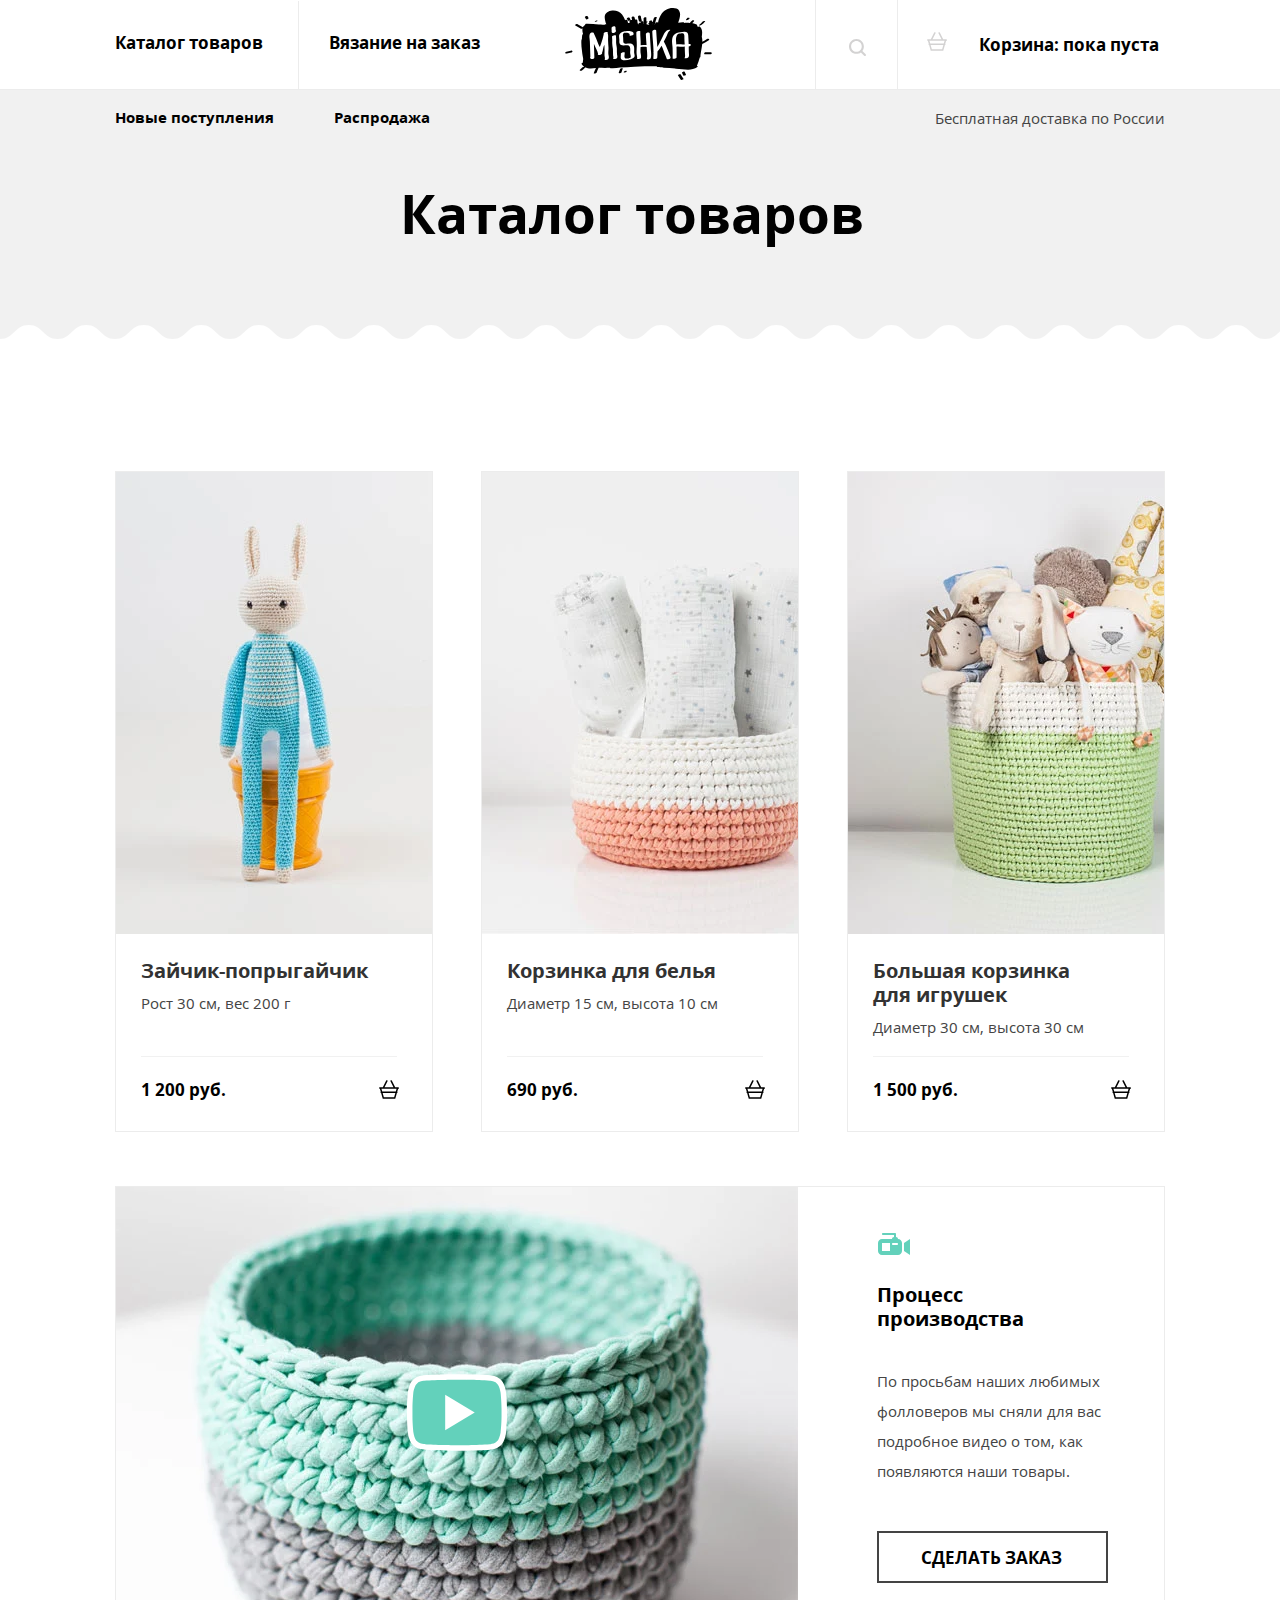
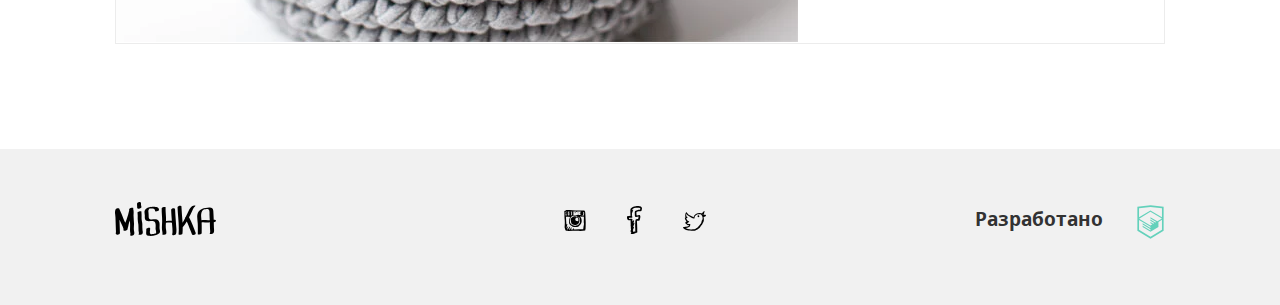
<file: catalog.html>
<!DOCTYPE html><html lang="ru"><head><meta charset="utf-8"><title>Каталог товаров</title><meta name="viewport" content="width=device-width,initial-scale=1"><link href="css/style.min.css" rel="stylesheet"><link rel="preload" href="/fonts/opensans.woff" as="font" crossorigin="anonymous"><link rel="preload" href="/fonts/opensansbold.woff" as="font" crossorigin="anonymous"></head><body><div style="display:none"><svg xmlns="http://www.w3.org/2000/svg" xmlns:xlink="http://www.w3.org/1999/xlink"><symbol id="bg-zigzag-fill" viewbox="0 0 1150 34"><path fill="#FFFFFF" d="M1121.252,0c-14.375,0-14.375,14-28.749,14s-14.374-14-28.748-14s-14.374,14-28.748,14 c-14.375,0-14.375-14-28.75-14c-14.374,0-14.374,14-28.748,14S963.135,0,948.761,0s-14.374,14-28.749,14S905.637,0,891.263,0 s-14.374,14-28.749,14s-14.375-14-28.75-14c-14.371,0-14.371,14-28.743,14c-14.375,0-14.375-14-28.75-14 c-14.372,0-14.372,14-28.744,14c-14.374,0-14.374-14-28.747-14s-14.373,14-28.747,14C675.66,14,675.66,0,661.287,0 c-14.374,0-14.374,14-28.748,14c-14.375,0-14.375-14-28.751-14c-14.374,0-14.374,14-28.748,14S560.666,0,546.292,0 s-14.374,14-28.748,14C503.17,14,503.17,0,488.796,0c-14.375,0-14.375,14-28.75,14C445.67,14,445.67,0,431.293,0 c-14.375,0-14.375,14-28.75,14c-14.375,0-14.375-14-28.751-14c-14.375,0-14.375,14-28.75,14S330.666,0,316.291,0 s-14.375,14-28.751,14c-14.376,0-14.376-14-28.753-14c-14.374,0-14.374,14-28.747,14c-14.375,0-14.375-14-28.75-14 c-14.375,0-14.375,14-28.751,14c-14.377,0-14.377-14-28.754-14c-14.377,0-14.377,14-28.755,14c-14.378,0-14.378-14-28.756-14 S71.896,14,57.518,14C43.139,14,43.139,0,28.759,0S14.38,14,0,14v20h1150V14C1135.626,14,1135.626,0,1121.252,0z"></path></symbol><symbol id="bg-zigzag-line" viewbox="0 0 1150 23"><g><path fill="#E6E7E8" d="M1150,23c-9.017,0-13.728-4.589-17.514-8.276c-3.412-3.323-5.877-5.724-11.234-5.724 c-5.358,0-7.823,2.401-11.235,5.724c-3.786,3.688-8.497,8.276-17.514,8.276s-13.728-4.589-17.514-8.276 c-3.412-3.323-5.877-5.724-11.234-5.724s-7.822,2.401-11.234,5.724c-3.786,3.688-8.497,8.276-17.514,8.276 s-13.729-4.589-17.515-8.276C1014.08,11.401,1011.615,9,1006.257,9c-5.357,0-7.822,2.401-11.234,5.724 C991.236,18.411,986.525,23,977.509,23s-13.728-4.589-17.514-8.276C956.583,11.401,954.118,9,948.761,9s-7.822,2.401-11.234,5.724 C933.74,18.411,929.028,23,920.012,23s-13.729-4.589-17.515-8.276C899.085,11.401,896.62,9,891.263,9s-7.822,2.401-11.234,5.724 C876.242,18.411,871.53,23,862.514,23s-13.729-4.589-17.515-8.276C841.587,11.401,839.122,9,833.764,9 c-5.355,0-7.82,2.4-11.231,5.723C818.747,18.411,814.036,23,805.021,23c-9.017,0-13.729-4.589-17.515-8.276 C784.094,11.401,781.629,9,776.271,9c-5.356,0-7.821,2.401-11.232,5.723C761.253,18.411,756.542,23,747.526,23 c-9.017,0-13.729-4.589-17.514-8.277C726.602,11.401,724.137,9,718.779,9s-7.821,2.401-11.233,5.723 C703.761,18.411,699.049,23,690.032,23c-9.016,0-13.727-4.589-17.512-8.276C669.109,11.401,666.645,9,661.287,9 s-7.822,2.401-11.234,5.724C646.267,18.411,641.556,23,632.539,23s-13.729-4.589-17.515-8.276C611.612,11.401,609.147,9,603.788,9 c-5.357,0-7.822,2.401-11.234,5.724C588.768,18.411,584.057,23,575.04,23c-9.016,0-13.728-4.589-17.514-8.276 C554.115,11.401,551.65,9,546.292,9s-7.823,2.401-11.234,5.724C531.272,18.411,526.561,23,517.544,23 c-9.017,0-13.729-4.589-17.514-8.276C496.619,11.401,494.153,9,488.796,9c-5.358,0-7.823,2.401-11.235,5.724 C473.774,18.411,469.062,23,460.046,23c-9.017,0-13.729-4.589-17.516-8.276C439.118,11.401,436.653,9,431.293,9 c-5.358,0-7.823,2.401-11.235,5.724C416.272,18.411,411.56,23,402.543,23s-13.729-4.589-17.515-8.276 C381.616,11.401,379.151,9,373.792,9c-5.358,0-7.823,2.401-11.235,5.724C358.771,18.411,354.059,23,345.042,23 s-13.729-4.589-17.515-8.276C324.114,11.401,321.649,9,316.291,9s-7.824,2.401-11.236,5.724C301.269,18.411,296.556,23,287.539,23 c-9.018,0-13.729-4.589-17.516-8.276C266.611,11.401,264.145,9,258.786,9c-5.357,0-7.822,2.401-11.234,5.724 C243.767,18.411,239.055,23,230.039,23c-9.017,0-13.729-4.589-17.515-8.276C209.112,11.401,206.647,9,201.289,9 s-7.824,2.401-11.236,5.724C186.267,18.411,181.555,23,172.538,23c-9.018,0-13.73-4.589-17.517-8.276 C151.609,11.401,149.144,9,143.784,9c-5.36,0-7.825,2.401-11.238,5.724c-3.787,3.687-8.5,8.276-17.517,8.276 c-9.018,0-13.73-4.589-17.517-8.276C94.099,11.401,91.633,9,86.273,9s-7.826,2.401-11.239,5.724C71.249,18.411,66.536,23,57.518,23 C48.5,23,43.787,18.412,40,14.724C36.586,11.401,34.12,9,28.759,9s-7.827,2.401-11.24,5.724C13.732,18.411,9.019,23,0,23v-9 c5.361,0,7.827-2.401,11.241-5.724C15.028,4.588,19.741,0,28.759,0s13.731,4.588,17.519,8.276C49.691,11.599,52.157,14,57.518,14 c5.36,0,7.825-2.401,11.238-5.724C72.543,4.589,77.255,0,86.273,0s13.73,4.589,17.517,8.276c3.413,3.323,5.879,5.724,11.239,5.724 s7.826-2.401,11.238-5.724C130.054,4.589,134.767,0,143.784,0s13.73,4.589,17.517,8.276c3.412,3.323,5.878,5.724,11.237,5.724 c5.358,0,7.824-2.401,11.236-5.724C187.56,4.589,192.272,0,201.289,0c9.017,0,13.729,4.589,17.515,8.276 c3.412,3.323,5.877,5.724,11.235,5.724c5.357,0,7.822-2.401,11.234-5.724C245.059,4.589,249.77,0,258.786,0 c9.017,0,13.729,4.589,17.516,8.276C279.714,11.599,282.18,14,287.539,14c5.359,0,7.824-2.401,11.236-5.724 C302.562,4.589,307.274,0,316.291,0c9.017,0,13.729,4.589,17.515,8.276c3.412,3.323,5.877,5.724,11.236,5.724 c5.359,0,7.824-2.401,11.236-5.724C360.063,4.589,364.775,0,373.792,0c9.017,0,13.729,4.589,17.516,8.276 C394.72,11.599,397.185,14,402.543,14s7.823-2.401,11.235-5.724C417.565,4.589,422.277,0,431.293,0 c9.018,0,13.729,4.589,17.516,8.276c3.412,3.323,5.877,5.724,11.236,5.724c5.358,0,7.823-2.401,11.235-5.724 C475.067,4.589,479.779,0,488.796,0c9.016,0,13.728,4.589,17.514,8.276c3.412,3.323,5.877,5.724,11.235,5.724 c5.357,0,7.822-2.401,11.234-5.724C532.564,4.589,537.275,0,546.292,0c9.016,0,13.728,4.589,17.514,8.276 C567.217,11.599,569.682,14,575.04,14c5.357,0,7.822-2.401,11.234-5.724C590.061,4.589,594.771,0,603.788,0 c9.018,0,13.729,4.589,17.516,8.276c3.412,3.323,5.877,5.724,11.235,5.724c5.357,0,7.822-2.401,11.234-5.724 C647.56,4.589,652.271,0,661.287,0s13.728,4.589,17.513,8.277C682.211,11.6,684.676,14,690.032,14 c5.357,0,7.822-2.401,11.234-5.724C705.052,4.589,709.764,0,718.779,0s13.728,4.589,17.513,8.276 c3.412,3.323,5.877,5.724,11.234,5.724c5.356,0,7.821-2.401,11.232-5.723C762.544,4.589,767.255,0,776.271,0 c9.017,0,13.729,4.589,17.515,8.276c3.412,3.323,5.877,5.724,11.235,5.724c5.356,0,7.821-2.401,11.232-5.724 C820.038,4.589,824.749,0,833.764,0c9.017,0,13.729,4.589,17.515,8.276C854.69,11.599,857.155,14,862.514,14 s7.823-2.401,11.235-5.724C877.535,4.589,882.247,0,891.263,0c9.017,0,13.728,4.589,17.514,8.276 c3.412,3.323,5.877,5.724,11.235,5.724s7.823-2.401,11.235-5.724C935.033,4.589,939.744,0,948.761,0s13.728,4.589,17.514,8.276 c3.412,3.323,5.877,5.724,11.234,5.724s7.822-2.401,11.234-5.724C992.529,4.589,997.24,0,1006.257,0s13.729,4.589,17.515,8.276 c3.412,3.323,5.877,5.724,11.235,5.724c5.357,0,7.822-2.401,11.234-5.724c3.786-3.688,8.497-8.276,17.514-8.276 s13.728,4.589,17.514,8.276c3.412,3.323,5.877,5.724,11.234,5.724s7.822-2.401,11.234-5.724c3.786-3.688,8.498-8.276,17.515-8.276 s13.728,4.589,17.514,8.276C1142.178,11.599,1144.643,14,1150,14V23z"></path></g></symbol><symbol id="htmlacademy" viewbox="0 0 60 60"><path fill="#63d1bb" d="M30.2 5h-.2l-19.7 2.1v36.2l19.7 11.7 19.7-11.7v-36.2l-19.5-2.1zm17 36.8l-17.2 10.2-17.2-10.2v-14.8l17.1 10.2v1.8l-11.7-7v1.8l11.8 7.1v1.9l-11.8-7v1.8l11.8 7 11.9-7.1v-7.6l5.3-3.2v15.1zm-.1-17l-4.7 2.8-2.2 1.3-10.3-6.1v1.8l8.8 5.3h-.1l-.2.1-1.3.7-7.3-4.3v1.8l5.8 3.4-1.4.9-4.3-2.6v1.8l2.9 1.7-2.9 1.7-17-10.1 17-10.2 17.2 10zm.1-1.8l-17.3-10.2-17.1 10.2v-13.6l17.2-1.8 17.2 1.8v13.6z"></path></symbol><symbol id="icon-cart" viewbox="264.205 370.961 20.294 18.849"><path d="M283.75,378.19h-3.151l-3.407-6.814c-0.185-0.37-0.634-0.52-1.006-0.335 c-0.371,0.186-0.521,0.636-0.335,1.006l3.071,6.143h-9.138l3.072-6.143c0.185-0.371,0.035-0.821-0.335-1.006 c-0.37-0.185-0.821-0.035-1.006,0.335l-3.407,6.814h-3.151c-0.414,0-0.75,0.336-0.75,0.75s0.336,0.75,0.75,0.75h0.157l0.855,2.991 c-0.187,0.137-0.316,0.347-0.316,0.595c0,0.396,0.309,0.71,0.697,0.739l1.656,5.795h12.697l1.656-5.795 c0.388-0.028,0.698-0.344,0.698-0.739c0-0.249-0.129-0.459-0.316-0.596l0.854-2.991h0.157c0.414,0,0.75-0.336,0.75-0.75 S284.164,378.19,283.75,378.19z M279.569,388.311h-10.433l-1.224-4.284h12.881L279.569,388.311z M281.222,382.526h-13.739 l-0.81-2.836h15.359L281.222,382.526z"></path></symbol><symbol id="icon-fb" viewbox="56.519 49.996 14.962 27.718"><g id="facebook"><g><path d="M68.181,55.188c1.026,0.029,1.993,0,2.681-0.3c0.391-0.818,0.556-1.854,0.619-2.989 c-0.19-0.015-0.062-0.337-0.207-0.399c-0.029-0.202-0.278-0.195-0.309-0.398c-0.277-0.165-0.457-0.422-0.723-0.598 c-0.727-0.162-1.44-0.335-2.164-0.499c-0.849,0.044-1.895-0.103-2.58,0.1c-2.619-0.04-3.997,1.12-5.259,2.392 c-0.023,0.078-0.003,0.197-0.105,0.199c-0.574,1.587-0.125,3.621-0.204,5.581c0.099,0.436,0.107,0.958,0.204,1.395 c-0.998,0.296-2.212,0.387-3.402,0.499c-0.317,0.324-0.178,1.089-0.206,1.693c0.085,0.583,0.278,1.06,0.413,1.595 c0.211,0.193,0.596,0.396,0.825,0.498c0.065,0.029,0.071,0.082,0.103,0.1c0.506,0.268,1.451,0.008,2.268,0.1 c-0.136,1.978,0.256,3.915,0,5.68c0.007,0.327,0.295,0.382,0.208,0.798c-0.001,0.963-0.067,1.99,0.208,2.69 c-0.287,0.455-0.497,0.982-0.415,1.794c0.122,0.016,0.114,0.157,0.105,0.299c-0.075,0.47,0.643,0.175,0.515,0.698 c0.162,0.456-0.428,0.184-0.413,0.498v0.896c0.53,0.285,1.462,0.182,2.268,0.199c0.908-0.419,2.188-0.479,2.785-1.196 c0.459,0.235,0.916-0.014,1.238-0.199c-0.018-0.315,0.273-0.333,0.205-0.698c-0.004-0.328-0.173-0.496-0.103-0.896V71.83 c-0.206-2.293-0.048-4.938-0.309-7.176c0.888-0.105,1.917-0.075,2.578-0.398c0.357-0.451,0.377-1.23,0.516-1.895 c0.177-0.226,0.221-0.583,0.206-0.996c0.19-0.213,0.068-0.729,0.104-1.096c-0.141-0.595-0.168-1.3-0.825-1.39 c-0.884-0.235-2.043,0.595-2.991,0.299c0.049-1.134-0.293-2.342,0-3.388C66.761,55.609,67.461,55.39,68.181,55.188z M64.363,59.971c0.117,0.254,0.254,0.486,0.414,0.698c0.079,0.022,0.203,0.003,0.205,0.101c1.192,0.056,2.199-0.069,3.096-0.299 c0,0.998-0.271,1.733-0.518,2.492c-0.662,0.045-1.467,0.3-1.958,0.198c-0.276,0.165-0.372,0.506-0.62,0.698 c-0.049,0.441,0.142,0.495,0,0.797c-0.201,0.137-0.055,0.611-0.205,0.796v1.496c0.085,0.281-0.146,0.258-0.104,0.497v3.488 c-0.085,0.281,0.146,0.258,0.104,0.498v2.989c0.063,0.271-0.132,0.791,0.103,0.896c-0.07,0.364-0.412-0.021-0.824,0.1 c-0.528,0.122-0.926,0.369-1.548,0.4c0.117-0.353,0.32-0.622,0.311-1.097c0.049-0.381-0.365-0.312-0.516-0.49 c0.193-0.644,0.562-1.117,0.722-1.793c0.197-0.515,0.714-1.298,0.31-1.794c-0.522-0.105-0.521,0.293-0.826,0.398 c-0.022,0.077-0.002,0.196-0.103,0.199c-0.023,0.077-0.003,0.196-0.103,0.199c0.01,0.12-0.151,0.062,0,0 c0.022-0.078,0.002-0.197,0.103-0.199c0.023-0.077,0.002-0.197,0.103-0.199v-0.299c0.368-0.575,0.67-1.214,0.826-1.993 c0.191-0.28,0.283-0.656,0.412-0.997c0.156-0.262,0.34-0.869,0.104-1.195c-0.517,0.033-0.796,0.295-0.93,0.697 c-0.32-0.189,0.161-0.434,0.104-0.697c0.138-0.231,0.169-0.566,0.309-0.797c0.202-0.413,0.564-1.304,0-1.596 c-0.438-0.023-0.612,0.207-0.723,0.498c-0.214,0.191-0.43,0.383-0.516,0.698c-0.373-0.07-0.143-0.727-0.206-1.097 c-0.067-0.52,0.122-0.899,0-1.195c-0.56-0.799-2.026-0.105-3.197-0.299c-0.108-0.307-0.222-0.984-0.104-1.195 c1.045-0.088,2.479,0.201,3.197-0.199c0.024-0.078,0.003-0.197,0.104-0.199c0.094-0.723-0.271-1-0.515-1.396 c0.232-0.806,0.04-2.02,0.104-2.989c0.233-0.141,0.328-0.414,0.515-0.598c0.112-0.955,0.673-1.476,0.722-2.49 c-0.273,0.001-0.607-0.055-0.619,0.199c-0.302-0.114-0.382,0.479-0.515,0.199c-0.112-0.541,0.246-0.626,0.309-0.997 c0.599-0.418,1.212-0.82,1.856-1.195c1.741-0.244,4.648-0.449,6.086,0.198c0.051,0.616-0.287,0.854-0.207,1.496h-1.546 c-1.092,0.24-1.987,0.672-2.991,0.997c-0.24,0.066-0.276,0.331-0.516,0.398c-0.036,0.396-0.225,0.646-0.311,0.996 C64.182,57.424,64.394,58.582,64.363,59.971z"></path></g></g></symbol><symbol id="icon-feature-ball" viewbox="0 0 34.373 34.373"><g><path d="M0.286,14.069c-0.382,2.073-0.384,4.211,0.008,6.301l4.121-3.21L0.286,14.069z"></path><path d="M24.403,1.585C19.62-0.623,13.959-0.559,9.149,1.992l7.513,5.625L24.403,1.585z"></path><path d="M33.901,13.175l-4.811,3.748l4.936,3.695C34.522,18.173,34.489,15.63,33.901,13.175z"></path><path d="M9.209,32.414c4.844,2.534,10.724,2.65,15.73,0.113l-8.096-6.062L9.209,32.414z"></path><path d="M7.914,14.433L1.681,9.767c-0.32,0.669-0.595,1.356-0.825,2.056l5.308,3.974L7.914,14.433z"></path><path d="M18.593,25.102l8.336,6.242c0.277-0.191,0.551-0.391,0.82-0.601c0.318-0.248,0.625-0.505,0.92-0.771l-8.326-6.234 L18.593,25.102z"></path><path d="M11.413,11.707L4.002,6.158C3.54,6.709,3.117,7.285,2.733,7.881l6.931,5.189L11.413,11.707z"></path><path d="M22.093,22.375l8.092,6.059c0.471-0.544,0.904-1.112,1.297-1.701l-7.639-5.721L22.093,22.375z"></path><path d="M14.913,8.98L7.196,3.203C7.003,3.341,6.812,3.482,6.623,3.629C6.227,3.938,5.849,4.261,5.487,4.597l7.676,5.747 L14.913,8.98z"></path><path d="M25.592,19.649l6.972,5.221c0.33-0.662,0.615-1.341,0.855-2.033l-6.077-4.55L25.592,19.649z"></path><path d="M26.448,2.706L0.88,22.626c0.233,0.698,0.513,1.386,0.839,2.059l26.52-20.663C27.667,3.541,27.068,3.102,26.448,2.706z"></path><path d="M30.743,6.624c-0.301-0.386-0.614-0.754-0.939-1.106L2.786,26.567c0.262,0.402,0.542,0.797,0.843,1.183 c0.142,0.183,0.288,0.359,0.436,0.534L31.155,7.176C31.021,6.99,30.886,6.806,30.743,6.624z"></path><path d="M32.298,8.999L5.552,29.838c0.544,0.501,1.114,0.962,1.708,1.382l25.962-20.228C32.959,10.314,32.651,9.648,32.298,8.999z"></path></g></symbol><symbol id="icon-feature-flower" viewbox="8.014 4.35 31.972 37.301"><path d="M24,41.65c8.827,0,15.986-7.159,15.986-15.986C31.158,25.664,24,32.822,24,41.65z M12.641,20.78 c0,2.451,1.989,4.441,4.44,4.441c0.932,0,1.803-0.294,2.513-0.782l-0.036,0.337c0,2.451,1.99,4.441,4.441,4.441 s4.44-1.99,4.44-4.441l-0.036-0.337c0.719,0.497,1.582,0.782,2.514,0.782c2.451,0,4.44-1.99,4.44-4.441 c0-1.768-1.038-3.286-2.54-3.997c1.492-0.71,2.54-2.229,2.54-3.997c0-2.451-1.989-4.44-4.44-4.44c-0.932,0-1.803,0.293-2.514,0.781 L28.44,8.79c0-2.451-1.989-4.44-4.44-4.44s-4.441,1.99-4.441,4.44l0.036,0.337c-0.719-0.497-1.581-0.781-2.513-0.781 c-2.451,0-4.44,1.99-4.44,4.44c0,1.768,1.039,3.286,2.54,3.997C13.68,17.494,12.641,19.012,12.641,20.78z M24,12.343 c2.451,0,4.44,1.989,4.44,4.44c0,2.451-1.989,4.44-4.44,4.44s-4.441-1.99-4.441-4.44C19.559,14.332,21.549,12.343,24,12.343z  M8.014,25.664c0,8.827,7.158,15.986,15.986,15.986C24,32.822,16.842,25.664,8.014,25.664z"></path></symbol><symbol id="icon-feature-gift" viewbox="239.665 239.757 32.666 32.486"><path d="M242.56,272.243h12.504v-13.91H242.56V272.243z M270.742,248.623h-7.335 c0.521-0.267,0.984-0.549,1.396-0.845c1.588-1.133,2.424-2.57,2.42-3.999c0.002-1.169-0.556-2.202-1.359-2.901 c-0.805-0.704-1.869-1.119-3.016-1.121c-1.22-0.001-2.352,0.421-3.32,1.069c-1.459,0.979-2.606,2.451-3.424,4.067 c-0.039,0.079-0.078,0.157-0.115,0.236c-0.299-0.623-0.647-1.226-1.041-1.792c-0.691-0.985-1.523-1.86-2.497-2.511 c-0.97-0.646-2.103-1.069-3.322-1.069c-1.213,0.004-2.323,0.514-3.155,1.295c-0.828,0.783-1.41,1.885-1.412,3.135 c-0.002,0.73,0.211,1.494,0.649,2.188c0.552,0.872,1.424,1.628,2.633,2.248h-6.588c-0.878,0-1.591,0.712-1.591,1.59v5.897h15.396 v-7.488h1.873v7.488h15.396v-5.897C272.333,249.334,271.621,248.623,270.742,248.623 M248.38,246.284 c-0.622-0.391-1-0.785-1.22-1.135c-0.22-0.354-0.294-0.662-0.296-0.963c-0.004-0.504,0.248-1.042,0.691-1.461 c0.437-0.415,1.028-0.667,1.562-0.667h0.013c0.685,0,1.366,0.231,2.046,0.683c1.018,0.671,1.975,1.85,2.645,3.187 c0.342,0.676,0.609,1.39,0.789,2.087C251.528,247.694,249.532,247.013,248.38,246.284 M258.917,244.657 c0.557-0.797,1.21-1.466,1.887-1.916c0.68-0.451,1.362-0.683,2.047-0.683h0.006c0.574,0,1.117,0.22,1.494,0.55 c0.377,0.336,0.571,0.739,0.573,1.171c-0.004,0.512-0.272,1.259-1.467,2.132c-1.138,0.825-3.101,1.673-6.127,2.265 C257.62,246.974,258.177,245.704,258.917,244.657 M256.937,272.243h12.506v-13.91h-12.506V272.243z"></path></symbol><symbol id="icon-feature-heart" viewbox="47.475 50.071 33.05 27.857"><path d="M80.525,58.808c0-4.825-3.912-8.736-8.736-8.736c-3.405,0-6.348,1.951-7.789,4.793 c-1.441-2.842-4.384-4.793-7.789-4.793c-4.825,0-8.736,3.911-8.736,8.736c0,9.127,14.657,19.121,16.525,19.121 C65.869,77.929,80.525,67.979,80.525,58.808z"></path></symbol><symbol id="icon-feature-money" viewbox="46.212 56.834 46.575 27.332"><path d="M88.882,56.834H50.116c-2.156,0-3.904,1.749-3.904,3.905v19.521c0,2.156,1.748,3.905,3.904,3.905h38.766 c2.156,0,3.905-1.749,3.905-3.905V60.739C92.787,58.583,91.038,56.834,88.882,56.834z M49.235,81.784V59.551h40.202v22.233H49.235z"></path><path d="M53.14,77.88h32.395V63.456H53.14V77.88z M69.5,65.354c2.936,0,5.315,2.38,5.315,5.314c0,2.936-2.379,5.314-5.315,5.314 s-5.314-2.379-5.314-5.314C64.185,67.733,66.564,65.354,69.5,65.354z"></path></symbol><symbol id="icon-feature-rocket" viewbox="612.532 500.386 54.156 23.183"><g><path d="M652.844,506.098c-3.647-0.971-7.839-1.667-12.359-1.666c-2.891,0.001-5.457,0.243-7.71,0.623l-6.784-4.668l-13.456,0.005 l5.811,6.184h8.447c-4.58,1.598-6.759,3.515-6.759,3.515l0.002,3.777c0,0,2.313,1.912,6.931,3.518l-8.623-0.005l-5.811,6.188 l13.455,0.002l6.816-4.692c2.261,0.398,4.822,0.647,7.681,0.648c4.522-0.001,8.712-0.697,12.36-1.667 c-1.176-1.775-1.915-3.743-1.918-5.877C650.93,509.842,651.665,507.871,652.844,506.098z"></path><path d="M656.267,507.132c-1.284,1.605-1.969,3.25-1.965,4.84c-0.007,1.597,0.677,3.238,1.968,4.847 c6.399-2.162,10.419-4.841,10.419-4.841S662.67,509.298,656.267,507.132z"></path></g></symbol><symbol id="icon-flag" viewbox="-11.34 -28.346 46.68 81.691"><g id="miu"><g id="Artboard-1" transform="translate(-755.000000, -443.000000)"><g id="slice" transform="translate(215.000000, 119.000000)"></g><g id="editor-flag-triangle-notification-glyph"><path fill="#63D1BB" d="M751.439,418.545v38.9l38.9-19.451L751.439,418.545z M743.66,496.346v-81.691h3.805v81.691H743.66z"></path></g></g></g><g><rect x="-11.34" y="-28.346" fill="#231F20" width="3.805" height="81.691"></rect></g></symbol><symbol id="icon-insta" viewbox="53.115 53.19 21.769 21.334"><g id="instagram"><g><path d="M74.881,65.336c-0.013-2.395-0.344-4.788-0.303-7.135c-0.023-0.788-0.086-1.535-0.152-2.278 c-0.105-0.3-0.111-0.699-0.152-1.062c-0.26-0.17-0.222-0.64-0.456-0.835c-0.423-0.233-1.201-0.114-1.744-0.22 c-0.657-0.026-1.254-0.115-1.899-0.153c-1.936-0.101-3.973-0.076-5.996-0.076c-2.001,0-3.954-0.145-5.695-0.379h-2.202 c-0.097,0.004-0.105,0.098-0.227,0.076c-0.599,0.034-1.077,0.188-1.595,0.303c-0.21,0.119-0.421,0.235-0.683,0.304 c-0.136,0.192-0.513,0.145-0.607,0.379c-0.186,0.212,0.185,0.451,0,0.607v0.911c0.173,0.13,0.027,0.58,0.075,0.835v0.987 c-0.017,1.281,0.134,2.397,0.076,3.72c0.467,2.762,0.374,6.537,0.076,9.413c0.155,0.579,0.363,1.105,0.455,1.746 c0.256,0.479,0.335,1.133,0.683,1.52c0.502,0.206,1.233,0.186,1.898,0.229c0.383,0.098,0.667,0.293,1.14,0.30 c2.843-0.21,5.496-0.154,8.427-0.229c2.704,0.24,5.802,0.188,8.275-0.228c0.195-0.134,0.128-0.529,0.228-0.76 c-0.056-0.385,0.207-0.449,0.228-0.759C74.862,70.157,74.895,67.763,74.881,65.336z M61.899,59.111 c0.757-0.153,1.48-0.341,2.429-0.304c0.71,0.076,1.287,0.283,1.897,0.456c0.116,0.184-0.243,0.547,0.153,0.684v0.076 c0.059,0.017,0.149,0.002,0.151,0.076c0.445,0.035,0.794,0.167,1.063,0.379c0.45,0.055,0.536,0.476,1.138,0.3 c-0.091,0.213-0.084,0.524-0.075,0.835c0.324,1.183,0.475,2.81,0.303,4.252c-0.164,0.163-0.215,0.442-0.303,0.683 c-0.311,0.322-0.481,0.785-0.836,1.062c-0.095,0.236-0.25,0.408-0.454,0.533c-0.116,0.213-0.206,0.452-0.457,0.53 c-0.298,0.163-0.577,0.011-0.834-0.076c-0.446,0.162-0.904,0.312-1.215,0.607c-0.816-0.096-1.648-0.175-2.43-0.304 c-0.242-0.139-0.487-0.273-0.835-0.305c-0.227-0.204-0.496-0.364-0.836-0.455c-0.101-0.127-0.337-0.118-0.455-0.229 c-0.198-0.029-0.229-0.227-0.456-0.229c-0.118-0.412-0.443-0.618-0.532-1.062c-0.226-0.331-0.308-0.805-0.455-1.215 c-0.043-1.434,0.091-2.692,0.379-3.796c0.346-0.591,0.779-1.094,1.138-1.67c0.249,0.021,0.365-0.09,0.38-0.304 c0.306,0.053,0.434-0.072,0.684-0.075C61.698,59.568,61.71,59.251,61.899,59.111z M60.229,56.378 c-0.117-0.263-0.066-0.691-0.075-1.062c-0.007-0.285,0.278-0.279,0.304-0.532c-0.003-0.074-0.093-0.059-0.152-0.076 c0.126-0.146,0.701-0.097,0.834,0c0.132,0.537-0.354,0.455-0.531,0.684c0.011,0.167,0.322,0.032,0.456,0.076 c0.029,0.854-0.059,1.496,0,2.202h-0.456c-0.007,0.234,0.229,0.226,0.456,0.228c-0.059,0.286,0.092,0.363,0.075,0.607 c-0.226,0.153-0.716,0.042-1.062,0.075C59.975,57.986,60.313,57.205,60.229,56.378z M59.546,54.784 c0.088-0.013,0.134,0.016,0.151,0.076c0.179,0.253,0.01,0.683-0.076,0.911C59.448,55.592,59.595,55.089,59.546,54.784z M59.698,56.606c-0.132-0.069-0.168-0.237-0.152-0.456C59.678,56.221,59.713,56.388,59.698,56.606z M59.698,57.973 c-0.058,0.139-0.082-0.045-0.076-0.152C59.68,57.682,59.703,57.866,59.698,57.973z M59.546,58.201 c0.175-0.024,0.084,0.219,0.228,0.227c-0.009,0.193-0.283,0.179-0.38,0.077C59.433,58.393,59.507,58.312,59.546,58.201z M57.192,56.985c0.006-0.108,0.013-0.214-0.076-0.228c-0.073-0.733,0.13-1.415,0-1.973c0.25-0.155,0.769-0.042,1.139-0.077v1.139 c-0.088,0.064-0.203,0.101-0.379,0.077c-0.054,0.28,0.324,0.131,0.379,0.304c0.008,0.853-0.056,1.777,0.152,2.429 c-0.565-0.059-0.906,0.107-1.442,0.076c0.097-0.612-0.019-1.435,0.531-1.594C57.484,56.997,57.239,57.091,57.192,56.985z M56.661,56.985c-0.204,0.021-0.217-0.534-0.077-0.607C56.912,56.384,56.833,56.879,56.661,56.985z M56.509,57.973 c0.077-0.312,0.034-0.304,0.075-0.683C56.812,57.303,56.844,58.06,56.509,57.973z M56.737,55.923 c-0.263,0.054-0.273-0.266-0.153-0.38C56.847,55.49,56.856,55.81,56.737,55.923z M56.737,54.784 c0.033,0.159-0.052,0.201-0.076,0.304c-0.176,0.023-0.084-0.219-0.229-0.229C56.457,54.757,56.623,54.797,56.737,54.784z M56.509,58.505c0.148-0.031,0.11,0.345-0.076,0.227C56.473,58.67,56.512,58.608,56.509,58.505z M55.825,54.784 c0.029,0.259-0.438,0.32-0.379,0H55.825z M54.838,54.86c-0.034,0.219-0.326,0.179-0.379,0.379 C54.245,55.069,54.543,54.771,54.838,54.86z M54.383,55.619c0.226-0.205,0.451-0.41,0.684-0.607 c-0.021-0.123,0.071-0.131,0.076-0.228h0.229c0.102,0.381-0.261,0.296-0.305,0.531c0.021,0.122-0.072,0.131-0.075,0.227 c0.02,0.335,0.121,0.588,0.075,0.988c-0.27,0.008-0.276,0.28-0.607,0.227C54.482,56.329,54.325,56.083,54.383,55.619z M54.459,58.884V57.29c0.195-0.185,0.396-0.364,0.607-0.532c0.295,0.489,0.179,1.392,0.455,1.897 C55.246,58.812,54.771,58.766,54.459,58.884z M72.68,69.968c-0.109,0.954-0.158,1.968-0.379,2.809 c-2.89,0.123-6.02,0.005-8.883,0.153c-0.199,0.045-0.273-0.031-0.229-0.229c-0.253,0-0.258,0.247-0.531,0.229 c0.201-0.336,0.438-0.898,0.151-1.291c-0.797,0.013-0.797,0.821-1.138,1.291c-0.686-0.053-1.137,0.127-1.823,0.075 c0.18-0.705,0.75-1.021,0.911-1.745c-0.395-0.55-0.989,0.138-1.214,0.455c-0.204,0.48-0.557,0.81-0.76,1.29H57.8 c0.238-0.469,0.489-0.926,0.759-1.366c0.171-0.512,0.625-0.741,0.683-1.367c-0.157-0.28-0.42-0.029-0.683,0 c-0.123,0.182-0.272,0.335-0.38,0.531c-0.232,0.376-0.501,0.714-0.684,1.14c-0.181,0.208-0.335,0.003-0.53,0.227 c-0.389,0.271-0.581,0.736-0.988,0.987c-0.174-0.06,0.039-0.356,0.153-0.38c0.045-0.181-0.096-0.55,0.075-0.607 c0.063-0.366,0.212-0.647,0.379-0.91c0.119-0.742,0.521-1.199,0.684-1.898c-0.559,0.099-0.674,0.643-0.988,0.987 c-0.212,0.445-0.542,0.772-0.683,1.291c-0.174-0.131-0.028-0.58-0.076-0.836c0.122-0.586,0.298-1.119,0.38-1.746 c0.133-0.22,0.173-0.535,0.228-0.834c0.168-0.209,0.046-0.61-0.077-0.761c-0.226,0.027-0.374,0.133-0.455,0.304 c-0.192-0.032-0.193,0.506-0.304,0.304c-0.045-2.587-0.451-4.812-0.456-7.438c0.026-0.331-0.183-0.424-0.228-0.685 c1.629,0.028,3.121,0.091,4.783,0.229c-0.089,0.139-0.199,0.257-0.304,0.379c-0.144,0.07-0.226,0.173-0.378,0.304 c-0.604,1.653-0.975,3.984-0.607,6.15c0.229,0.58,0.589,1.029,0.986,1.441c0.907,0.485,1.635,1.149,2.506,1.671 c1.701,0.361,3.84,0.369,5.541,0c0.236-0.12,0.484-0.226,0.685-0.38c1.364-1.242,2.753-2.459,2.961-4.859v-1.367 c-0.197-1.598-0.688-2.905-1.747-3.644c0.331-0.22,1.099,0.043,1.67,0.076c0.223,0.013,0.447,0.014,0.684,0 c0.408-0.024,0.928-0.055,1.443,0c0.144,0.187,0.113,0.544,0.228,0.76c-0.062,1.684-0.192,3.3-0.152,5.087 c0.103,0.454,0.127,0.986,0.229,1.441C73.046,68.209,72.9,69.126,72.68,69.968z M73.059,58.808 c-0.639-0.12-1.232-0.284-1.897-0.379c0.072-0.333,0.799-0.01,0.987-0.228c0.385-0.223,0.295-0.92,0.304-1.51 c0.032-0.348,0.114-0.644,0.076-1.063c-0.401-0.951-1.783-0.421-2.886-0.455c-0.225,0.718-0.47,1.8-0.304,2.657 c0.169,0.49,1.024,0.292,1.519,0.456c-0.14,0.332-0.688,0.057-0.987,0.076c-0.296-0.083-0.707-0.052-0.986-0.151 c-2.285,0.078-4.284,0.004-6.529,0.151c0.117-1.248,0.063-2.465-0.076-3.645h3.112c-0.344,0.364-0.912,0.507-1.29,0.835 c-0.44,0.244-0.861,0.505-1.139,0.911c0.249,0.134,0.535-0.245,0.759-0.379c0.355-0.074,0.479-0.381,0.835-0.455 c0.423-0.438,1.096-0.625,1.67-0.912c0.378-0.022,0.697,0.013,0.987,0.077c1.283,0.007,2.456,0.126,3.796,0.076 c0.614,0.145,1.45,0.069,1.974,0.304c0.107,0.298,0.231,0.579,0.305,0.911C73.297,57.071,73.14,57.901,73.059,58.808z M67.214,55.088C67.324,55.041,67.205,54.996,67.214,55.088L67.214,55.088z M67.214,55.088c-0.529,0.154-1.019,0.348-1.367,0.682 C66.331,55.572,66.906,55.464,67.214,55.088z M68.276,55.695C68.387,55.648,68.269,55.604,68.276,55.695L68.276,55.695z M66.53,56.606c0.727-0.158,1.181-0.591,1.746-0.911c-0.437,0.019-0.592,0.32-0.987,0.379 C67.074,56.291,66.689,56.334,66.53,56.606z M65.847,55.771C65.736,55.818,65.854,55.863,65.847,55.771L65.847,55.771z M65.164,56.378C65.274,56.332,65.156,56.286,65.164,56.378L65.164,56.378z M65.089,56.454c0.063,0.014,0.07-0.03,0.075-0.076 C65.1,56.364,65.092,56.408,65.089,56.454z M65.012,56.53c0.064,0.014,0.072-0.03,0.077-0.076 C65.022,56.441,65.017,56.483,65.012,56.53z M64.178,57.138c0.346-0.134,0.613-0.348,0.834-0.607 C64.664,56.664,64.397,56.878,64.178,57.138z M66.454,58.125c0.533-0.049,0.749-0.416,1.215-0.531 c0.284-0.298,0.784-0.381,0.987-0.76c-0.56,0.023-0.766,0.399-1.216,0.531C67.156,57.662,66.689,57.778,66.454,58.125z M64.178,57.138C63.861,57.064,64.162,57.365,64.178,57.138L64.178,57.138z M63.645,57.517c0.021,0.021,0.115-0.037,0.076-0.077 C63.7,57.42,63.605,57.478,63.645,57.517z M66.454,58.125C66.344,58.172,66.461,58.216,66.454,58.125L66.454,58.125z M65.314,59.946c-0.223-0.231-0.676-0.233-0.986-0.379c-0.697-0.038-1.223,0.093-1.746,0.229c-0.304,0.151-0.607,0.304-0.91,0.454 c-0.266,0.166-0.444,0.417-0.76,0.532c-0.205,0.225-0.352,0.51-0.684,0.607c-0.004,0.223-0.173,0.281-0.304,0.379 c-0.089,0.115-0.094,0.312-0.227,0.381c-0.007,0.12,0.036,0.29-0.076,0.303c0.108,1.512,0.291,2.948,0.683,4.177 c0.287,0.623,0.975,0.846,1.442,1.29c0.589,0.297,1.328,0.444,2.126,0.531c0.277-0.052,0.553-0.105,0.911-0.076 c1.209-0.209,2.098-0.736,2.81-1.441c0.1-0.281,0.252-0.508,0.455-0.684c-0.254-0.671,0.293-1.098,0.455-1.59 c0.002-1.344-0.201-2.48-0.607-3.415c-0.256-0.579-0.92-0.751-1.366-1.139c-0.059-0.018-0.15-0.003-0.151-0.077 C66.11,59.892,65.646,59.789,65.314,59.946z M61.899,64.273c-0.113-0.063-0.109-0.244-0.152-0.379 C62.003,63.816,61.865,64.131,61.899,64.273z M61.975,64.578c0.041-0.117,0.079-0.006,0.076,0.075 C62.011,64.771,61.972,64.658,61.975,64.578z M62.431,62.527c0.015-0.086,0.075-0.042,0.075,0 C62.492,62.614,62.431,62.57,62.431,62.527z M64.101,60.402c-0.203,0.258,0.041,0.576,0.077,0.836 C63.873,61.199,63.604,60.351,64.101,60.402z M64.48,64.35c-0.04-0.038,0.055-0.097,0.076-0.076 C64.596,64.312,64.502,64.371,64.48,64.35z M65.239,67.234c0.034-0.109,0.066,0.008,0.152,0 C65.373,67.331,65.241,67.311,65.239,67.234z M67.44,64.653c-0.233-0.057-0.145,0.208-0.379,0.152 c0.069-0.159,0.118-0.338,0.229-0.455C67.424,64.369,67.462,64.48,67.44,64.653z M66.303,60.857 c0.211,0.119,0.441,0.217,0.606,0.381c0.085,0.219,0.243,0.363,0.38,0.529c0.058,0.778,0.179,1.492,0.151,2.354 c-0.257,0.099-0.438,0.271-0.683,0.381c-0.78-0.006-1.358-0.212-1.897-0.456c-0.171-0.259-0.355-0.505-0.532-0.759v-1.062 c0.17-0.185,0.319-0.391,0.456-0.607c0.228-0.127,0.508-0.201,0.454-0.607c-0.038-0.062-0.078-0.124-0.075-0.229 c0.158,0.045,0.245,0.159,0.379,0.229C65.865,61.028,65.952,60.811,66.303,60.857z"></path></g></g></symbol><symbol id="icon-interior" viewbox="-259.404 -19.675 40.219 62.411"><g><path d="M-244.227,18.283c-0.286,0.966-0.245,2.191,0.027,3.639c0.494,2.635,1.687,6.041,2.358,9.67h5.062 c0.696-3.641,1.949-7.05,2.471-9.683c0.287-1.445,0.33-2.66,0.041-3.617c-0.275-0.899-0.89-1.618-2.021-2.303h-5.997 C-243.361,16.668-243.96,17.38-244.227,18.283z"></path><path d="M-232.395,38.278h-13.799c-1.293,0-2.299,0.976-2.299,2.229v2.229h2.299h13.799h2.299v-2.229 C-230.096,39.254-231.102,38.278-232.395,38.278z"></path><path d="M-225.262-17.446h-11.732c0-1.244-1.015-2.229-2.3-2.229c-1.283,0-2.3,0.985-2.3,2.229h-11.737l-6.073,25.517 c0.794-0.461,1.589-0.992,2.632-0.992c1.359,0,2.243,0.818,2.924,1.375c0.682,0.557,1.162,0.849,1.447,0.849 c0.292,0.001,0.769-0.287,1.451-0.836c0.681-0.548,1.564-1.358,2.915-1.358c1.349,0,2.237,0.806,2.919,1.354 c0.684,0.549,1.161,0.84,1.451,0.84c0.146,0,0.338-0.073,0.58-0.214c0.242-0.141,0.53-0.353,0.872-0.626 c0.512-0.411,1.139-0.967,1.99-1.218c0.284-0.085,0.593-0.136,0.93-0.136c1.347,0,2.238,0.805,2.92,1.354 c0.683,0.548,1.159,0.84,1.451,0.84c0.287-0.002,0.766-0.296,1.445-0.85c0.684-0.554,1.571-1.367,2.925-1.367 c1.356,0,2.239,0.817,2.919,1.371c0.342,0.276,0.631,0.489,0.872,0.631c0.24,0.143,0.431,0.214,0.575,0.214 c0.288,0,0.762-0.293,1.442-0.854c0.68-0.559,1.567-1.384,2.929-1.384c1.044,0,1.839,0.533,2.632,0.997L-225.262-17.446z"></path><path d="M-235.881,33.82h-6.864c-0.657,0-1.15,0.479-1.15,1.115c0,0.635,0.493,1.113,1.15,1.113h6.9c0.655,0,1.15-0.479,1.15-1.113 c0-0.636-0.495-1.115-1.15-1.115H-235.881z"></path><path d="M-239.295,9.336c-0.146,0-0.338,0.074-0.58,0.213c-0.157,0.094-0.37,0.261-0.57,0.41v3.731h2.299V9.959 C-238.651,9.581-239.054,9.336-239.295,9.336z"></path></g></symbol><symbol id="icon-left-arrow" viewbox="0 0 50 26.003"><polygon points="50,11.002 7.659,11.002 15.833,2.828 13.005,0 0,12.998 0.003,13.001 0,13.005 13.005,26.003 15.833,23.175 7.661,15.002 50,15.002 "></polygon></symbol><symbol id="icon-mail" viewbox="0 0 32 32"><path id="mail" d="M28,5H4C1.791,5,0,6.792,0,9v13c0,2.209,1.791,4,4,4h24c2.209,0,4-1.791,4-4V9 C32,6.792,30.209,5,28,5z M2,10.25l6.999,5.25L2,20.75V10.25z M30,22c0,1.104-0.898,2-2,2H4c-1.103,0-2-0.896-2-2l7.832-5.875 l4.368,3.277c0.533,0.397,1.166,0.6,1.8,0.6c0.633,0,1.266-0.201,1.799-0.6l4.369-3.277L30,22L30,22z M30,20.75l-7-5.25l7-5.25 V20.75z M17.199,18.602c-0.35,0.263-0.763,0.4-1.199,0.4s-0.851-0.139-1.2-0.4L10.665,15.5l-0.833-0.625L2,9.001V9 c0-1.103,0.897-2,2-2h24c1.102,0,2,0.897,2,2L17.199,18.602z"></path></symbol><symbol id="icon-map-pin" viewbox="0 0 66 100.801"><path fill="#FFFFFF" d="M56.334,9.228c-12.892-12.305-33.773-12.305-46.667,0c-12.891,12.297-12.891,32.248,0,44.542 c0,0,23.318,21.832,23.318,47.031c0-25.199,23.343-47.031,23.343-47.031C69.225,41.476,69.225,21.525,56.334,9.228z"></path><path fill="#6BC6B3" d="M47.036,45.522c-0.636-3.277,0.13-6.947,0.027-10.284c-0.115-3.755-0.713-7.485-0.665-11.246 c0.039-3.044,0.545-6.173-0.503-9.091c0.065-0.332,0.134-0.662,0.195-0.995c0.271-1.463-4.577-0.689-5.338,0.649 c-0.479,0.393-0.726,0.861-0.523,1.339c0.051,0.121,0.097,0.243,0.142,0.365c-0.917,4.485-2.197,8.827-3.668,13.174 c-0.563,1.663-1.244,3.288-1.817,4.946c-0.814-1.545-1.638-3.071-2.3-4.728c-1.922-4.805-3.656-9.661-6-14.285 c0.266-2.14-4.484-1.916-5.421,0.044c-1.132,2.371-0.986,4.763-0.613,7.299c0.42,2.858,0.494,5.668,0.528,8.554 c0.066,5.566,0.502,11.119,0.584,16.684c-0.496,0.552-0.646,1.233-0.127,1.924c0.226,0.302,0.505,0.535,0.799,0.769 c1.265,1.013,4.899,0.15,4.893-1.779c-0.02-5.771-0.437-11.531-0.589-17.299c-0.015-0.565-0.025-1.129-0.034-1.694 c0.08,0.203,0.159,0.406,0.24,0.607c0.896,2.245,1.833,4.427,3.059,6.514c1.214,2.068,1.824,4.289,2.523,6.547 c-0.265,0.303-0.423,0.647-0.326,0.991c-0.055,0.251,0.099,0.409,0.352,0.504c0.894,0.766,2.578,0.383,3.513-0.01 c0.4-0.168,0.785-0.364,1.155-0.593c0.483-0.297,1.236-0.95,1.021-1.622c-0.041-0.13-0.081-0.26-0.121-0.391 c0.657-1.776,0.992-3.625,1.352-5.5c0.381-2,1.095-3.892,1.812-5.786c0.073,0.867,0.149,1.732,0.219,2.597 c0.285,3.575,0.046,7.099,0.011,10.674c-0.013,1.186,0.074,2.287,0.306,3.445c0.096,0.479,0.514,2.53,0.394,2.642 c-0.855,0.79-0.606,1.759,0.539,2.011c1.279,0.281,2.912-0.148,3.877-1.039C48.207,49.911,47.414,47.479,47.036,45.522z"></path></symbol><symbol id="icon-menu-close" viewbox="0 0 20.514 20.512"><polygon fill="#231F20" points="20.513,1.414 19.099,0 10.256,8.842 1.414,0 0,1.414 8.842,10.256 0,19.098 1.414,20.512 10.256,11.67 19.099,20.512 20.513,19.098 11.671,10.256 "></polygon></symbol><symbol id="icon-menu-open" viewbox="0 0 19.958 14"><rect fill="#231F20" width="19.958" height="2"></rect><rect y="6" fill="#231F20" width="19.958" height="2"></rect><rect y="12" fill="#231F20" width="19.958" height="2"></rect></symbol><symbol id="icon-phone" viewbox="0 0 24.829 24.333"><g><g id="UrwUhy_2_"><g><path d="M17.321,24.333c-0.371,0-0.744,0-1.115,0c-4.904-0.58-8.497-2.857-11.11-5.772C2.473,15.637,0.402,11.875,0,6.817 c0-0.453,0-0.906,0-1.358c0.091-0.921,0.544-1.55,1.067-2.086c0.65-0.666,1.63-1.522,2.522-1.553 c0.659-0.022,1.78,0.451,2.232,1.066c0.388,0.53,0.595,1.59,0.775,2.378c0.185,0.797,0.6,1.95,0.485,2.717 C6.905,9.177,5.317,9.684,4.85,10.553c1.551,3.721,4.089,6.456,7.472,8.345c0.847-0.465,1.595-1.864,2.767-1.892 c0.428-0.012,0.972,0.209,1.406,0.34c0.477,0.143,0.891,0.326,1.311,0.484c0.705,0.266,1.957,0.621,2.378,1.213 c0.433,0.61,0.681,1.608,0.581,2.231C20.571,22.508,18.538,23.877,17.321,24.333z"></path></g></g><path d="M12.529,1.528c5.949,0,10.771,4.822,10.771,10.771h1.529C24.829,5.507,19.323,0,12.529,0V1.528z"></path><path d="M12.529,9.327v1.552c0.785,0,1.421,0.636,1.421,1.42h1.553C15.502,10.657,14.172,9.327,12.529,9.327z"></path><path d="M12.529,6.246c3.345,0,6.056,2.71,6.056,6.054h1.588c0-4.22-3.422-7.641-7.644-7.641V6.246z"></path></g></symbol><symbol id="icon-play" viewbox="247.3 382.56 100.678 76.891"><g><g><path fill="#63D1BB" d="M344.255,400.708c0,0-0.92-7.008-3.785-10.078c-3.632-4.041-7.674-4.066-9.541-4.297 c-13.326-1.023-33.303-1.023-33.303-1.023h-0.051c0,0-19.978,0-33.304,1.023c-1.867,0.23-5.908,0.256-9.54,4.297 c-2.84,3.096-3.786,10.078-3.786,10.078s-0.896,8.211-0.896,16.422v7.699c0,8.21,0.947,16.421,0.947,16.421 s0.921,7.009,3.785,10.078c3.632,4.041,8.364,3.913,10.487,4.349c7.622,0.767,32.356,1.022,32.356,1.022 s20.003-0.025,33.329-1.048c1.867-0.23,5.908-0.256,9.54-4.298c2.84-3.069,3.786-10.078,3.786-10.078s0.946-8.21,0.946-16.421 v-7.699C345.202,408.919,344.255,400.708,344.255,400.708z"></path><path fill="#FFFFFF" d="M297.614,459.449h-0.016c-1.015-0.011-24.946-0.266-32.604-1.037l-0.14-0.014l-0.137-0.028 c-0.271-0.056-0.668-0.107-1.126-0.167c-2.503-0.328-7.159-0.938-10.839-5.019c-3.354-3.616-4.377-10.771-4.483-11.576 l-0.005-0.043c-0.039-0.342-0.965-8.463-0.965-16.736v-7.699c0-8.266,0.875-16.378,0.912-16.72l0.009-0.071 c0.108-0.802,1.155-7.928,4.474-11.557c3.996-4.439,8.531-4.899,10.712-5.121c0.192-0.02,0.37-0.037,0.529-0.058l0.126-0.013 c13.277-1.019,33.312-1.031,33.514-1.031h0.051c0.201,0,20.236,0.013,33.514,1.031l0.126,0.013 c0.159,0.021,0.337,0.038,0.529,0.058c2.179,0.221,6.71,0.682,10.704,5.112c3.354,3.616,4.377,10.771,4.483,11.577l0.005,0.043 c0.039,0.342,0.965,8.459,0.99,16.753v7.708c0,8.273-0.926,16.395-0.965,16.736l-0.007,0.053 c-0.108,0.805-1.156,7.953-4.478,11.562c-3.994,4.435-8.527,4.896-10.707,5.117c-0.193,0.02-0.371,0.037-0.53,0.057l-0.126,0.013 c-13.276,1.02-33.334,1.057-33.535,1.058L297.614,459.449L297.614,459.449z M265.67,452.952 c7.477,0.729,31.216,0.989,31.968,0.997c0.657-0.001,20.135-0.049,33.047-1.036c0.178-0.021,0.371-0.041,0.58-0.062 c1.836-0.186,4.608-0.468,7.186-3.335l0.026-0.029c1.825-1.974,2.853-6.928,3.075-8.552c0.059-0.514,0.926-8.358,0.926-16.08 v-7.699c-0.023-7.76-0.896-15.627-0.951-16.109c-0.32-2.382-1.434-6.789-3.066-8.539l-0.035-0.038 c-2.577-2.868-5.351-3.149-7.186-3.336c-0.209-0.021-0.402-0.041-0.58-0.062c-13.066-0.998-32.834-1.011-33.033-1.011h-0.051 c-0.198,0-19.967,0.013-33.033,1.011c-0.177,0.021-0.371,0.041-0.58,0.062c-1.835,0.187-4.607,0.468-7.186,3.336l-0.019,0.021 c-1.828,1.993-2.855,6.924-3.082,8.552c-0.062,0.591-0.875,8.399-0.875,16.089v7.699c0,7.749,0.871,15.598,0.926,16.083 c0.32,2.381,1.433,6.789,3.066,8.539l0.035,0.039c2.322,2.584,5.303,2.975,7.479,3.259 C264.788,452.812,265.246,452.872,265.67,452.952z"></path></g></g><g><polygon fill="#FFFFFF" points="285.733,403.138 285.733,438.846 315.48,420.992 	"></polygon></g></symbol><symbol id="icon-right-arrow" viewbox="0 0 50 26.003"><polygon points="0,11.002 42.341,11.002 34.166,2.828 36.995,0 50,12.998 49.996,13.001 50,13.005 36.995,26.003 34.166,23.175 42.339,15.002 0,15.002 "></polygon></symbol><symbol id="icon-search" viewbox="-0.8 -0.8 17.6 17.6"><path d="M16.47,14.93l-3.415-3.415C14.02,10.226,14.6,8.634,14.6,6.899c0-4.253-3.447-7.699-7.7-7.699 S-0.8,2.646-0.8,6.899s3.446,7.7,7.699,7.7c1.734,0,3.326-0.58,4.613-1.546l3.417,3.416c0.203,0.202,0.418,0.33,0.771,0.33 c0.607,0,1.1-0.492,1.1-1.1C16.8,15.459,16.739,15.2,16.47,14.93z M1.399,6.899c0-3.038,2.462-5.5,5.5-5.5s5.5,2.462,5.5,5.5 s-2.462,5.5-5.5,5.5S1.399,9.938,1.399,6.899z"></path></symbol><symbol id="icon-tick" viewbox="0 0 32.666 22.742"><polygon points="32.666,1.414 31.252,0 11.338,19.914 1.414,9.989 0,11.403 9.924,21.328 9.924,21.328 11.338,22.742 11.338,22.742 11.339,22.742 12.753,21.328 12.752,21.328 "></polygon></symbol><symbol id="icon-toy" viewbox="226.001 226.19 60 59.62"><path fill="#231F20" d="M226.001,269.871l27.438,15.934v-23.346l-27.438-15.94V269.871z M277.347,238.627v2.453 c0,1.817-3.458,3.29-7.73,3.29c-4.266,0-7.727-1.473-7.727-3.29v-4.059h0.024c0.26,1.714,3.604,3.073,7.702,3.073 c4.272,0,7.729-1.474,7.729-3.285c0-1.819-3.457-3.289-7.729-3.289c-0.339,0-0.675,0.01-1.002,0.03l-4.975-2.888v3.086 c0,1.817-3.454,3.29-7.723,3.29c-2.683,0-5.045-0.583-6.433-1.467c-0.196-0.203-0.439-0.401-0.732-0.586 c-0.363-0.381-0.565-0.797-0.565-1.236v-2.986l-4.807,2.792c-0.347-0.017-0.696-0.033-1.054-0.033c-4.267,0-7.727,1.469-7.727,3.289 c0,1.811,3.46,3.285,7.727,3.285c4.099,0,7.446-1.358,7.705-3.073h0.022v4.059c0,1.817-3.455,3.29-7.727,3.29 c-4.267,0-7.727-1.473-7.727-3.29v-2.42l-5.952,3.452l27.531,15.986l27.351-15.882L277.347,238.627z M263.703,248.793 c0,1.817-3.46,3.287-7.727,3.287c-4.269,0-7.729-1.47-7.729-3.287v-4.059h0.024c0.26,1.715,3.603,3.076,7.705,3.076 c4.101,0,7.443-1.361,7.705-3.076h0.021V248.793L263.703,248.793z M258.558,262.666v23.144L286,269.871v-23.144L258.558,262.666z  M255.917,232.762c4.269,0,7.723-1.47,7.723-3.286c0-1.814-3.454-3.287-7.723-3.287c-4.27,0-7.729,1.472-7.729,3.287 C248.187,231.292,251.647,232.762,255.917,232.762"></path></symbol><symbol id="icon-twitter" viewbox="52.253 53.771 23.494 20.168"><g id="twitter"><g><path d="M75.706,57.855c-0.227-0.366-0.909-0.277-1.407-0.371h-1.112c0.142-0.353,0.343-0.646,0.52-0.963 c0.056-0.438,0.254-0.734,0.223-1.26c0.129-0.167,0.176-0.417,0.296-0.593c0.104-0.144,0.242-0.477,0.074-0.667 c-0.051-0.221-0.295-0.249-0.593-0.222c-0.088,0.036-0.169,0.079-0.222,0.148c-0.448,0.433-0.778,1.014-1.261,1.408 c-0.009,0.008-0.062,0-0.074,0c-0.087,0.005-0.033,0.046-0.075,0.074c-0.146,0.098-0.257,0.152-0.369,0.223 c-0.284,0.176-0.547,0.445-0.891,0.519c-0.529-0.211-1.156-0.326-1.852-0.37c-1.157,0.102-2.303,0.215-3.038,0.741 c-0.911,0.35-1.477,1.042-2.149,1.63c-0.049,0.32-0.342,0.398-0.37,0.741c-0.005,0.045-0.012,0.088-0.073,0.074 c0.043,0.241-0.051,0.345-0.074,0.519c-0.001,0.133,0.199,0.431,0,0.52c-0.822-0.12-1.485-0.63-2.149-0.964 c-0.718-0.36-1.468-0.604-2.074-1.111c-0.716-0.322-1.26-0.816-1.778-1.334c-0.208-0.312-0.542-0.496-0.667-0.89 c-0.379-0.164-0.175-0.912-0.741-0.889c-0.315-0.043-0.345,0.199-0.444,0.37c-0.07,0.227-0.361,0.232-0.371,0.519 c-0.004,0.046-0.011,0.088-0.074,0.075c-0.17,1.089-0.527,1.992-0.519,3.26c0.129,0.415,0.35,0.738,0.593,1.038 c-0.418,0.051-0.716,0.222-0.89,0.519c-0.06,1.073,0.378,1.647,0.742,2.297c0.134,0.384,0.352,0.685,0.593,0.963 c0.017,0.229,0.206,0.288,0.296,0.445c0.019,0.105,0.123,0.125,0.149,0.223c-0.04,0.105,0.289,0.18,0.073,0.221 c-0.413,0.131-1.016,0.07-1.259,0.371c-0.109,0.279-0.109,0.833,0,1.111c0.034,0.237,0.282,0.262,0.296,0.519 c0.499,0.417,1.082,0.747,1.631,1.112c0.574,0.166,1.211,0.271,1.852,0.37c-0.102,0.343-0.338,0.551-0.593,0.741 c-0.78,0.381-1.849,0.474-2.742,0.74c-0.555,0.038-0.956,0.23-1.556,0.223c-0.333,0.127-0.854,0.075-1.112,0.223 c-0.122,0.068-0.102,0.096-0.222,0.221c-0.134,0.412,0.111,0.74,0.444,0.89c-0.005,0.253,0.219,0.276,0.371,0.371 c0.089,0.183,0.254,0.29,0.445,0.37c0.544,0.468,1.268,0.759,1.927,1.112c0.83,0.183,1.648,0.376,2.52,0.519 c0.896,0.116,1.901,0.124,2.816,0.222h0.963c0.511,0.132,1.23,0.054,1.853,0.074c0.095-0.102,0.322-0.073,0.519-0.074 c0.522-0.269,1.196-0.385,1.631-0.74c0.574-0.241,0.989-0.642,1.557-0.89c0.866-0.765,1.937-1.324,2.519-2.37 c0.205-0.189,0.351-0.438,0.445-0.74c0.265-0.156,0.385-0.454,0.593-0.667c0.404-0.41,0.706-0.924,1.037-1.40 c0.319-0.496,0.576-1.054,0.89-1.556c-0.01-0.405,0.306-0.484,0.296-0.89c0.193-0.226,0.177-0.662,0.371-0.88 c-0.033-0.255,0.029-0.415,0.074-0.594c0.047-1.281-0.047-2.422-0.297-3.407c0.588-0.155,1.181-0.302,1.631-0.593 C75.418,58.93,75.891,58.533,75.706,57.855z M72.298,61.931c-0.153,0.859-0.615,1.41-1.038,2.001 c0.059,0.379-0.104,0.538-0.073,0.889c-0.158,0.312-0.287,0.652-0.371,1.037c-0.203,0.267-0.332,0.606-0.519,0.89 c-0.366,0.548-0.777,1.051-1.186,1.557c-0.378,0.56-0.912,0.965-1.334,1.481c-0.42,0.493-0.942,0.885-1.407,1.334 c-0.474,0.17-0.89,0.396-1.26,0.667c-0.232,0.09-0.463,0.18-0.667,0.296c-0.177,0.146-0.499,0.145-0.668,0.29 c-1.086,0.147-2.3,0.17-3.555,0.148c-1.031-0.105-2.115-0.159-3.039-0.371c-0.922-0.189-1.511-0.712-2.297-1.037 c0.153-0.242,0.634-0.154,0.963-0.222c0.031-0.166,0.394-0.003,0.444-0.149c0.257,0.06,0.285-0.109,0.52-0.07 c0.563-0.201,1.23-0.302,1.705-0.593c0.282-0.138,0.406-0.434,0.667-0.593c0.033-0.189,0.104-0.341,0.222-0.444 c0.047-0.275,0.201-0.441,0.148-0.815c0.111-0.21,0.299-0.343,0.296-0.667c-0.074-0.147-0.128-0.316-0.296-0.371 c-0.026-0.196-0.377-0.067-0.444-0.222c-0.255,0.032-0.416-0.029-0.593-0.075c-0.154-0.043-0.487,0.092-0.519-0.073 c-0.842-0.023-1.3-0.43-1.853-0.74c0.431-0.262,1.032-0.353,1.333-0.742c0.516-0.076,1.058-0.129,1.112-0.666 c0-0.717-0.771-0.661-1.333-0.815c-0.773-0.66-1.194-1.672-1.779-2.52c0.238-0.157,0.564-0.226,0.741-0.444 c0.454,0.058,0.54-0.251,0.667-0.52c0.019-0.488-0.333-0.605-0.593-0.815c-0.259-0.21-0.475-0.462-0.667-0.74 c-0.003-0.818-0.021-1.652,0.074-2.372c0.063-0.014,0.07,0.029,0.074,0.074c0.227,0.441,0.559,0.775,0.815,1.186 c0.532,0.357,0.925,0.853,1.556,1.112c0.452,0.413,1.108,0.621,1.557,1.038c0.601,0.263,1.158,0.57,1.704,0.889 c0.669,0.194,1.056,0.673,2.001,0.593c0.198-0.098,0.394-0.199,0.593-0.297c0.258-0.456-0.059-1.079,0.147-1.63 c0.255-0.659,0.797-1.031,1.26-1.481c0.29-0.155,0.555-0.335,0.815-0.519c0.347-0.098,0.675-0.216,0.964-0.37 c0.376-0.019,0.713-0.077,1.037-0.148h1.26c0.244,0.052,0.475,0.119,0.74,0.148c0.209,0.137,0.38,0.313,0.666,0.371 c0.789,0.693,1.271,1.696,1.409,3.039C72.175,60.934,72.35,61.323,72.298,61.931z M72.594,56.299 c-0.129,0.34-0.23,0.707-0.593,0.815c-0.017-0.105-0.122-0.125-0.147-0.222c-0.012-0.209,0.209-0.186,0.296-0.296 C72.312,56.511,72.395,56.348,72.594,56.299C72.587,56.209,72.702,56.253,72.594,56.299z M67.11,59.337 c0.163,0.135,0.284,0.31,0.519,0.371c0.101,0.221,0.314,0.327,0.594,0.37c0.047-0.15,0.346-0.049,0.37-0.222 c0.174-0.023,0.166-0.229,0.296-0.297c-0.018-0.55-0.129-1.006-0.37-1.333C67.761,57.803,66.843,58.265,67.11,59.337z"></path></g></g></symbol><symbol id="icon-video" viewbox="0 0 32 32"><g transform="translate(0 192)"><path d="M26-177l6-4v16l-6-4V-177z M24-177v8c0,2.209-1.791,4-4,4H4c-2.209,0-4-1.791-4-4v-8c0-2.209,1.791-4,4-4h10 c0-1.105,0.895-2,2-2v-2H5c-0.553,0-1-0.447-1-1s0.447-1,1-1h12c0.553,0,1,0.447,1,1v3c1.105,0,2,0.895,2,2 C22.209-181,24-179.209,24-177z M12-177H4v8h8V-177z M20-176c0-0.553-0.447-1-1-1h-4c-0.553,0-1,0.447-1,1s0.447,1,1,1h4 C19.553-175,20-175.447,20-176z"></path></g></symbol><symbol id="logo-desktop" viewbox="0 0 148.051 72.707"><g id="Layer_2"><g><path d="M143.165,31.397c-1.481,1.055-3.053,1.942-4.657,2.777c0.037-1.747-0.119-3.465-0.591-5.127 c0.051-0.333,0.102-0.667,0.145-1.002c0.375-3.005,0.657-7.122-2.003-9.224c-0.335-0.265-1.249-0.035-1.922,0.274 c-0.157-0.151-0.322-0.289-0.496-0.415c-0.082-0.242-0.159-0.487-0.229-0.735c-0.035-0.12-0.168-0.188-0.36-0.215 c0.285-0.383,0.263-0.818-0.419-1.092c-0.378-0.152-0.759-0.287-1.143-0.413c-0.067-0.072-0.126-0.096-0.172-0.058 c-0.001,0.001-0.004,0.002-0.006,0.003c-0.938-0.3-1.893-0.533-2.859-0.705c0.138-0.331,0.396-0.813,0.552-1 c0.132-0.157,0.279-0.3,0.429-0.439c0.062-0.057,0.125-0.111,0.188-0.165c0.032-0.027,0.053-0.046,0.069-0.061 c0.02-0.014,0.046-0.034,0.084-0.062c0.38-0.288,0.846-0.865,0.221-1.202c-0.57-0.307-1.507-0.142-2.007,0.238 c-0.863,0.655-1.626,1.379-2.092,2.361c-2.01-0.169-4.05-0.155-6.079-0.078c0.062-0.076,0.112-0.158,0.141-0.25 c0.184-0.585-0.908-0.525-1.188-0.488c-1.562,0.205-3.125,0.407-4.688,0.604c1.367-3.773,3.083-8.578,1.001-12.264 c-1.19-2.106-3.906-2.579-6.098-2.652c-2.436-0.081-4.898,0.461-7.036,1.636c-4.762,2.618-7.11,7.71-8.21,13.138 c-0.497-0.657-2.301-0.425-2.645,0.468c-0.124,0.32-0.229,0.645-0.327,0.972c-0.16,0.174-0.282,0.386-0.345,0.637 c-0.015,0.056-0.027,0.111-0.041,0.167c-0.065,0.002-0.131,0.005-0.196,0.007c0.02-0.104,0.041-0.207,0.064-0.31 c0.146-0.109,0.247-0.232,0.28-0.366c0.574-2.296,1.156-4.588,1.948-6.82c0.269-0.756-2.511-0.399-2.804,0.426 c-0.424,1.193-0.786,2.403-1.12,3.622c-0.165,0.078-0.356,0.187-0.425,0.326c-0.017,0.034-0.031,0.07-0.047,0.104 c-0.107-0.093-0.271-0.151-0.466-0.178c0-0.319,0-0.639,0-0.959c0-0.432-2.823-0.034-2.823,0.757c0,0.522,0,1.046,0,1.568 c-0.167,0.072-0.327,0.158-0.472,0.266c-0.063,0.057-0.127,0.114-0.19,0.172c-0.073,0.071-0.113,0.152-0.12,0.245 c-0.007,0.026-0.013,0.053-0.023,0.078c-0.017,0.022-0.032,0.046-0.052,0.066c-0.126,0.128-0.184,0.335-0.027,0.467 c0.19,0.16,0.508,0.167,0.738,0.159c0.048-0.002,0.097-0.007,0.146-0.011c0,0.156,0,0.312,0,0.468 c-0.226-0.001-0.45-0.003-0.675-0.006l-0.411-0.051c-0.021-0.385-0.676-0.452-1.351-0.328c0.006-0.049,0.007-0.098-0.001-0.148 c-0.101-0.595-0.174-1.192-0.229-1.79c0.237-0.079,0.471-0.18,0.68-0.313c0.159-0.102,0.328-0.224,0.328-0.43 c0-0.064,0-0.13,0-0.194c0-0.18-0.412-0.204-0.499-0.208c-0.195-0.009-0.394,0.009-0.589,0.041 c-0.075-1.305-0.081-2.615-0.081-3.925c0-0.84-2.824-0.315-2.823,0.757c0,1.786,0.009,3.57,0.193,5.343 c-0.087-0.002-0.178,0.001-0.27,0.009c0-0.511,0-1.021,0-1.532c0-1.045-1.297-1.22-2.147-0.809 c0.313-0.262,0.489-0.622,0.37-1.039c-0.403-1.414-0.778-2.827-0.974-4.287c-0.188-1.394-3.017-0.677-2.824,0.756 c0.196,1.46,0.57,2.873,0.975,4.287c0.235,0.828,1.338,0.889,2.104,0.51c-0.227,0.196-0.373,0.452-0.373,0.76 c0,0.21,0,0.42,0,0.63c-0.189-0.098-0.439-0.16-0.77-0.16c-1.057,0-1.671,0.885-1.4,1.477c-0.164-0.027-0.327-0.054-0.491-0.083 c-0.382-1.248-0.686-2.514-0.714-3.83c-0.02-0.942-1.27-1.049-2.108-0.672c-0.008-0.056-0.022-0.111-0.049-0.168 c-0.385-0.804-0.567-1.674-0.78-2.533c-0.332-1.35-3.158-0.601-2.823,0.756c0.157,0.638,0.3,1.281,0.519,1.898 c-0.018,0.005-0.039,0.009-0.056,0.014c-0.3,0.081-0.601,0.205-0.854,0.387c-0.832,0.079-1.828,0.565-1.752,1.208 c0.058,0.478,0.131,0.953,0.209,1.427c-0.546,0.091-1.092,0.177-1.639,0.26c-0.289-0.787-0.499-1.601-0.618-2.443 c-0.131-0.924-1.555-0.854-2.332-0.26c-0.774-2.062-1.796-4.019-3.122-5.761c-2.621-3.439-7.097-4.613-11.242-3.794 c-1.9,0.376-3.735,1.184-5.043,2.646c-1.21,1.353-1.352,3.089-1.17,4.805c0.158,1.493,0.61,4.005,1.584,5.976 c-0.35-0.012-0.709,0.041-0.949,0.139c-0.283,0.117-0.561,0.248-0.833,0.388c-1.939,0.029-3.877,0.019-5.803-0.07 c-4.179-0.194-8.301-0.86-12.497-0.742c-0.923,0.026-1.534,0.719-1.465,1.262c-1.046,0.502-1.733,1.315-2.143,2.287 c-1.732-1.15-3.479-2.266-5.335-3.211c-0.689-0.351-3.3,0.707-2.285,1.224c1.84,0.938,3.561,2.072,5.278,3.216 c0.512,0.341,1.32,0.133,1.842-0.07c0.03-0.012,0.09-0.039,0.165-0.077c-0.306,1.44-0.157,3.067,0.241,4.493 c0.03,0.11,0.093,0.198,0.172,0.27c-0.021,0.338-0.023,0.677-0.007,1.015c-0.001,0.055-0.001,0.109-0.002,0.165 c-0.4,0.189-0.712,0.48-0.76,0.839c-0.188,1.411-0.278,2.82-0.305,4.229c-0.272,0.199-0.462,0.469-0.485,0.798 c-0.233,3.345,0.037,6.652,0.467,9.95c0.185,2.694,0.69,5.344,1.172,7.999c0.058,0.416,0.113,0.832,0.167,1.249 c-0.265,1.133-0.398,2.395-0.237,3.482c-0.881,0.171-1.729,0.866-1.233,1.617c0.765,1.158,1.644,2.018,2.606,2.649 c-0.633-0.103-1.42,0.11-1.871,0.555c-0.818,0.809-1.715,1.531-2.533,2.339c-0.429,0.424-0.314,0.935,0.289,1.078 c0.651,0.155,1.516-0.06,1.997-0.535c0.817-0.808,1.715-1.531,2.533-2.339c0.248-0.245,0.308-0.517,0.204-0.731 c3.21,1.735,7.235,1.27,11.114,0.943c-0.882,1.589-1.542,3.273-2.17,4.997c-0.262,0.719,2.507,0.373,2.801-0.436 c0.61-1.675,1.237-3.343,2.103-4.895c3.741,0.117,7.479,0.122,11.215,0.051c0.149,0.182,0.416,0.305,0.746,0.336 c3.27,0.311,6.489-0.096,9.688-0.699c4.789-0.229,9.577-0.525,14.366-0.809c7.527-0.186,15.056-0.346,22.587-0.32 c0.1,0.109,0.204,0.215,0.314,0.318c0.272,0.256,0.621,0.345,0.979,0.33c0.062,0.009,0.128,0.016,0.199,0.019 c0.714,0.036,1.428,0.087,2.141,0.145c0.156,0.04,0.341,0.059,0.559,0.046c0.002,0,0.004,0,0.005,0 c0.782,0.067,1.563,0.14,2.346,0.208c0.171,0.214,0.497,0.342,0.792,0.361c3.804,0.25,7.612,0.522,11.423,0.703 c0.14,0.229,0.536,0.34,0.82,0.343c7.067,0.06,15.278,2.804,21.558-1.736c0.501-0.362,0.273-0.877-0.264-0.984 c-0.108-0.021-0.217-0.031-0.326-0.034c0.008-0.016,0.018-0.03,0.023-0.045c1.195-2.769,2.174-5.633,2.945-8.552 c0.365-0.198,0.632-0.494,0.646-0.86c0.049-1.189,0.188-2.406,0.371-3.639c0.166-0.884,0.313-1.771,0.441-2.66 c0.387-2.169,0.806-4.367,1.018-6.541c2.28-1.147,4.538-2.335,6.622-3.819C146.562,31.417,144.213,30.651,143.165,31.397z M87.835,16.351c-0.049,0.039-0.094,0.079-0.134,0.123c0.073-0.312,0.149-0.623,0.228-0.934c0.036,0.001,0.073,0.001,0.111,0 C87.972,15.81,87.902,16.081,87.835,16.351z"></path><path d="M63.261,12.626c0.127,0.196,0.562,0.217,0.753,0.217c0.377,0.001,0.759-0.083,1.106-0.225 c0.404-0.166,1.101-0.559,0.77-1.07c-0.363-0.562-0.609-1.19-0.975-1.754c-0.127-0.196-0.562-0.217-0.754-0.217 c-0.376-0.001-0.758,0.083-1.105,0.226c-0.404,0.165-1.101,0.558-0.77,1.069C62.649,11.434,62.896,12.063,63.261,12.626z"></path><path d="M20.683,10.907c0.216,0.647,1.111,0.647,1.648,0.504c0.472-0.127,1.39-0.616,1.175-1.26 c-0.208-0.624-0.433-1.293-0.893-1.78c-0.479-0.507-1.324-0.417-1.902-0.151c-0.412,0.19-1.177,0.838-0.695,1.349 C20.398,9.974,20.494,10.341,20.683,10.907z"></path><path d="M30.66,13.895c0.843,0,3.073-1.276,1.186-1.276C31.003,12.619,28.772,13.895,30.66,13.895z"></path><path d="M122.562,12.274c0.346,0.072,0.717,0.032,1.055-0.059c0.321-0.086,0.7-0.234,0.941-0.477 c0.355-0.355,0.728-0.729,0.962-1.178c0.104-0.198,0.174-0.399-0.005-0.587c-0.188-0.197-0.507-0.245-0.763-0.251 c-0.376-0.01-0.761,0.074-1.106,0.22c-0.252,0.106-0.621,0.294-0.756,0.553c-0.098,0.186-0.218,0.353-0.351,0.513 c-0.008,0.009-0.016,0.018-0.023,0.027c-0.011,0.012-0.021,0.023-0.028,0.032c-0.064,0.067-0.13,0.133-0.195,0.199 c-0.158,0.158-0.346,0.365-0.279,0.614C122.077,12.121,122.347,12.229,122.562,12.274z"></path><path d="M135.861,17.692c0.631-0.061,1.395-0.246,1.894-0.662c1.319-1.102,2.603-2.248,3.623-3.642 c0.288-0.393-1.049-0.243-1.118-0.23c-0.534,0.099-1.316,0.276-1.661,0.746c-0.949,1.296-2.164,2.349-3.391,3.374 C134.71,17.693,135.649,17.712,135.861,17.692z"></path><path d="M146.74,44.769c-1.624,0-3.248,0-4.872,0c-0.616,0-1.475,0.468-1.556,1.139c-0.09,0.739,0.754,0.922,1.304,0.922 c1.624,0,3.248,0,4.871,0c0.617,0,1.475-0.468,1.557-1.139C148.134,44.952,147.29,44.769,146.74,44.769z"></path><path d="M57.021,60.784c-0.498,0.08-1.412,0.296-1.639,0.831c-0.538,1.272-0.981,2.571-1.364,3.897 c-0.211,0.733,2.571,0.333,2.798-0.451c0.383-1.327,0.825-2.625,1.363-3.897C58.401,60.637,57.213,60.752,57.021,60.784z"></path><path d="M61.602,63.375c-0.347-0.003-0.696,0.063-1.029,0.152c-0.333,0.089-0.67,0.207-0.968,0.383 c-0.141,0.084-0.338,0.2-0.338,0.39c-0.001,0.116-0.007,0.231-0.021,0.346c-0.025,0.103-0.06,0.2-0.125,0.286 c0.004-0.004,0.008-0.009,0.012-0.014c-0.064,0.082-0.108,0.179,0.018,0.253c0.196,0.114,0.502,0.083,0.712,0.062 c0.374-0.037,0.745-0.127,1.099-0.252c0.243-0.085,0.613-0.207,0.795-0.407c0.149-0.164,0.241-0.286,0.284-0.501 c0.035-0.177,0.05-0.349,0.05-0.529C62.09,63.378,61.669,63.376,61.602,63.375z"></path><path d="M116.652,67.051c-0.354-0.686-3.043,0.331-2.823,0.757c0.844,1.638,1.939,3.122,2.923,4.677 c0.436,0.689,3.04-0.414,2.823-0.757C118.593,70.174,117.496,68.689,116.652,67.051z"></path><path d="M120.744,64.713c-0.294-0.588-1.067-0.563-1.624-0.414c-0.35,0.094-1.485,0.598-1.199,1.17 c0.39,0.78,0.779,1.559,1.169,2.339c0.294,0.588,1.068,0.562,1.624,0.414c0.35-0.094,1.486-0.598,1.199-1.171 C121.523,66.272,121.134,65.493,120.744,64.713z"></path><path d="M5.668,43.105c-1.486,0.359-3.006,0.571-4.481,0.975c-0.537,0.146-1.342,0.641-1.16,1.318 c0.181,0.675,1.128,0.709,1.664,0.562c1.476-0.403,2.995-0.615,4.482-0.975c0.541-0.13,1.338-0.651,1.16-1.318 C7.148,42.982,6.209,42.975,5.668,43.105z"></path></g></g><g id="Layer_1"><g><path fill="#FFFFFF" d="M43.752,40.106c-0.083-2.707-0.514-5.396-0.479-8.108c0.028-2.194,0.393-4.45-0.363-6.554 c0.047-0.239,0.097-0.477,0.141-0.717c0.195-1.055-3.3-0.497-3.849,0.468c-0.346,0.283-0.523,0.621-0.377,0.965 c0.037,0.087,0.069,0.175,0.102,0.263c-0.662,3.233-1.584,6.364-2.645,9.498c-0.406,1.199-0.896,2.37-1.31,3.565 c-0.587-1.114-1.181-2.214-1.658-3.408c-1.386-3.464-2.636-6.965-4.326-10.299c0.192-1.543-3.232-1.381-3.907,0.032 c-0.816,1.709-0.711,3.434-0.442,5.262c0.303,2.061,0.356,4.086,0.381,6.167c0.048,4.012,0.361,8.016,0.421,12.027 c-0.357,0.397-0.466,0.889-0.092,1.388c0.163,0.217,0.365,0.385,0.576,0.554c0.913,0.73,3.533,0.108,3.528-1.283 c-0.014-4.16-0.314-8.312-0.424-12.471c-0.011-0.407-0.018-0.814-0.024-1.222c0.058,0.146,0.115,0.293,0.173,0.438 c0.646,1.618,1.322,3.191,2.205,4.696c0.876,1.491,1.315,3.092,1.819,4.719c-0.19,0.219-0.305,0.467-0.234,0.715 c-0.04,0.181,0.071,0.294,0.253,0.363c0.645,0.552,1.858,0.277,2.532-0.007c0.29-0.122,0.566-0.263,0.834-0.427 c0.348-0.215,0.891-0.686,0.735-1.17c-0.03-0.093-0.059-0.187-0.088-0.281c0.475-1.281,0.716-2.612,0.975-3.965 c0.275-1.441,0.789-2.805,1.307-4.171c0.053,0.625,0.107,1.249,0.157,1.872c0.206,2.577,0.033,5.118,0.008,7.696 c-0.009,0.854,0.054,1.648,0.221,2.484c0.068,0.345,0.37,1.824,0.283,1.904c-0.617,0.57-0.438,1.268,0.389,1.45 c0.923,0.203,2.1-0.106,2.795-0.749c1.209-1.117,0.638-2.871,0.364-4.28C43.273,45.158,43.826,42.512,43.752,40.106z"></path><path fill="#FFFFFF" d="M52.192,40.788c-0.074-2.007-0.771-3.897-0.781-5.925c-0.011-2.327,0.183-4.635-0.156-6.949 c-0.107-0.732-4.093,0.101-3.953,1.059c0.312,2.129,0.199,4.268,0.161,6.412c-0.037,2.063,0.472,3.934,0.737,5.958 c0.271,2.073-0.085,4.195,0.15,6.271c0.11,0.971,0.758,2.768,0.09,3.612c-0.424,0.537,1.482,0.345,1.568,0.33 c0.775-0.143,1.809-0.395,2.324-1.048c0.659-0.835,0.198-2.448,0.054-3.387C52.066,45.041,52.271,42.885,52.192,40.788z"></path><path fill="#FFFFFF" d="M68.671,37.438c-2.081-2.809-5.943-0.787-8.64-1.554c-1.39-0.396-1.407-2.292-1.403-3.428 c0.004-1.439-0.115-2.757-0.276-4.184c-0.119-1.061-0.024-2.14,0.753-2.93c0.143-0.146,0.866-0.339,0.817-0.342 c0.356-0.062,0.683-0.077,1.077-0.094c1.562-0.067,4.654,0.234,4.056,2.506c-0.269,1.019,3.629,0.435,3.913-0.643 c1.224-4.64-7.352-3.749-9.774-3.106c-2.231,0.592-4.692,1.862-4.819,4.438c-0.062,1.23,0.274,2.401,0.328,3.62 c0.061,1.403-0.2,2.802,0.291,4.155c1.092,3.01,5.57,1.59,7.849,1.761c3.88,0.29,2.722,5.519,2.772,7.955 c0.027,1.3,1.192,3.461,0.213,4.549c-0.601,0.668-2,0.706-2.817,0.774c-0.821,0.069-2.221,0.315-2.768-0.465 c-1.002-1.431,0.093-3.834-0.121-5.474c-0.122-0.933-4.104-0.096-3.953,1.059c0.346,2.651-1.412,6.2,2.424,6.655 c2.464,0.293,5.238-0.162,7.568-0.936c1.207-0.4,2.328-0.951,3.272-1.81c1.045-0.949,0.701-2.369,0.421-3.579 C69.172,43.422,70.593,40.032,68.671,37.438z"></path><path fill="#FFFFFF" d="M86.155,37.248c-0.122-3.812-0.696-7.582-0.711-11.4c-0.009-1.989-4-1.317-3.993,0.346 c0.015,3.641,0.501,7.232,0.688,10.862c0.003,0.074,0.008,0.148,0.012,0.223c-1.967-0.018-3.934,0.179-5.905,0.248 c0.203-4.675-0.617-9.311-0.438-13.983c0.022-0.587-3.909-0.091-3.953,1.059c-0.172,4.516,0.593,8.997,0.457,13.514 c-0.064,2.155-0.247,4.303-0.262,6.46c-0.008,1.105,0.173,2.204,0.332,3.293c0.147,1.008,0.488,2.352,0.183,3.349 c-0.238,0.779,3.594,0.293,3.897-0.701c0.55-1.794-0.224-4.076-0.408-5.892c-0.177-1.74-0.04-3.53,0.084-5.296 c2.048-0.131,4.096-0.3,6.135-0.012c0.091,1.391,0.197,2.779,0.325,4.172c0.106,1.168,0.181,2.334,0.198,3.507 c0.016,1.028,0.143,2.519-0.223,3.492c-0.78,2.075,3.179,1.906,3.757,0.368c0.71-1.887,0.507-4.237,0.386-6.22 C86.565,42.169,86.235,39.717,86.155,37.248z"></path><path fill="#FFFFFF" d="M103.242,41.762c-0.948-2.783-2.395-5.224-3.649-7.868c1.01-1.967,2.036-3.935,2.959-5.942 c0.838-1.824,1.459-3.854,3.107-5.139c0.579-0.451,0.555-0.904-0.258-0.96c-0.883-0.061-2.083,0.194-2.795,0.749 c-1.498,1.168-2.448,2.587-3.229,4.307c-0.94,2.069-1.914,4.101-2.94,6.13c-0.074,0.149-0.15,0.298-0.226,0.448 c-0.494,0.318-0.792,0.769-0.645,1.277c-0.798,1.578-1.614,3.146-2.521,4.653c-0.302-5.584-0.963-11.162-1.161-16.751 c-0.045-1.281-4.007-0.484-3.953,1.059c0.246,6.93,1.23,13.845,1.299,20.775c-0.017,0.017-0.032,0.034-0.049,0.051 c-0.303,0.311-0.191,0.498,0.053,0.606c0.002,1.767-0.06,3.534-0.211,5.303c-0.477,0.752,0.467,1.149,1.094,1.149 c0.033,0,0.065,0,0.098,0c0.746,0,2.649-0.353,2.742-1.376c0.193-2.119,0.254-4.234,0.234-6.349 c1.605-1.731,2.916-3.663,4.093-5.687c0.766,1.494,1.495,3,2.007,4.625c0.868,2.766,2.32,5.308,3.159,8.087 c0.55,1.822,4.497,0.745,3.952-1.059C105.563,47.072,104.177,44.505,103.242,41.762z"></path><path fill="#FFFFFF" d="M126.96,37.085c-0.212-0.84-1.385-0.857-2.292-0.777c-0.013-0.338-0.021-0.677-0.036-1.016 c-0.127-2.686-0.168-5.428-0.396-8.105c-0.211-2.479-1.599-3.368-4.008-3.276c-2.438,0.093-5.277,0.532-7.55,1.416 c-2.632,1.023-4.096,2.961-4.601,5.733c-0.555,3.041,0.242,6.275,0.377,9.331c0.155,3.535,0.066,7.078,0.062,10.614 c0,0.579,3.952,0.031,3.953-1.059c0.003-2.801,0.043-5.602,0-8.402c-0.014-0.826-0.052-1.647-0.104-2.466 c1.382-0.599,3.721,0.013,5.097,0.143c1.117,0.105,2.188-0.167,3.273-0.294c0.021,2.333,0.108,4.678,0.204,7.008 c0.049,1.194,0.481,3.563-0.356,4.552c-0.44,0.521,1.493,0.347,1.568,0.333c0.801-0.147,1.777-0.404,2.324-1.05 c0.958-1.13,0.46-3.824,0.405-5.173c-0.079-1.928-0.103-3.859-0.143-5.789C125.903,38.656,127.177,37.943,126.96,37.085z M112.208,36.933c-0.104-1.257-0.219-2.513-0.306-3.777c-0.161-2.352,0.118-5.634,2.31-7.062c0.587-0.383,1.691-0.317,2.377-0.442 c0.979-0.177,1.974-0.393,2.855,0.192c1.221,0.81,0.92,3.69,0.918,4.913c-0.002,2.024,0.21,4.038,0.313,6.058 c-0.558,0.056-1.122,0.09-1.698,0.077C116.67,36.837,114.393,36.474,112.208,36.933z"></path><path fill="#FFFFFF" d="M48.771,25.176c0.526-0.051,1.055-0.229,1.49-0.529c0.087-0.073,0.173-0.146,0.26-0.219 c0.524-0.338,0.979-0.834,0.734-1.373c-0.509-1.115-0.428-2.251-0.42-3.445c0.007-0.966-0.972-1.257-1.797-1.185 c-0.729,0.064-2.188,0.586-2.194,1.534c-0.007,1.002-0.072,2.034,0.11,3.02c-0.049,0.113-0.075,0.241-0.105,0.358 c-0.056,0.214,0.016,0.424,0.144,0.595c0,0.045,0.002,0.09,0.002,0.135c0.005,0.113,0.011,0.226,0.015,0.338 c0.074,0.235,0.218,0.413,0.433,0.535C47.833,25.176,48.327,25.219,48.771,25.176z"></path></g></g></symbol><symbol id="logo-footer" viewbox="0 0 101.615 34.056"><g><path d="M19.135,21.495c-0.083-2.683-0.51-5.347-0.475-8.035c0.028-2.174,0.389-4.41-0.36-6.495 c0.047-0.237,0.096-0.473,0.14-0.711c0.193-1.045-3.271-0.492-3.813,0.464c-0.343,0.28-0.519,0.615-0.375,0.957 c0.037,0.086,0.069,0.174,0.102,0.261c-0.656,3.204-1.57,6.306-2.621,9.412c-0.402,1.188-0.888,2.349-1.298,3.533 c-0.582-1.104-1.169-2.194-1.643-3.377C7.418,14.071,6.18,10.602,4.505,7.298C4.695,5.77,1.301,5.93,0.632,7.33 c-0.809,1.694-0.705,3.403-0.438,5.214c0.3,2.042,0.353,4.05,0.377,6.111c0.047,3.976,0.358,7.943,0.417,11.919 c-0.354,0.395-0.461,0.881-0.091,1.375c0.162,0.216,0.361,0.382,0.571,0.549c0.904,0.724,3.5,0.107,3.496-1.271 c-0.014-4.123-0.312-8.238-0.42-12.358c-0.011-0.404-0.018-0.807-0.024-1.21c0.057,0.145,0.114,0.29,0.171,0.434 c0.64,1.604,1.31,3.163,2.185,4.654c0.868,1.478,1.303,3.064,1.803,4.677c-0.189,0.217-0.303,0.462-0.233,0.708 c-0.039,0.18,0.07,0.292,0.251,0.36c0.639,0.548,1.841,0.274,2.509-0.007c0.287-0.121,0.561-0.261,0.826-0.424 c0.345-0.212,0.883-0.679,0.729-1.159c-0.03-0.093-0.058-0.186-0.087-0.279c0.47-1.27,0.709-2.589,0.965-3.93 c0.272-1.428,0.782-2.78,1.295-4.133c0.052,0.619,0.106,1.238,0.156,1.855c0.204,2.554,0.033,5.072,0.007,7.626 c-0.008,0.847,0.054,1.633,0.219,2.461c0.068,0.343,0.367,1.808,0.281,1.887c-0.611,0.564-0.433,1.257,0.385,1.437 c0.915,0.201,2.081-0.105,2.77-0.742c1.198-1.106,0.632-2.845,0.361-4.241C18.661,26.501,19.208,23.879,19.135,21.495z"></path><path d="M27.499,22.17c-0.074-1.988-0.765-3.862-0.774-5.872c-0.011-2.305,0.181-4.593-0.155-6.886 c-0.106-0.725-4.056,0.1-3.917,1.05c0.309,2.11,0.197,4.229,0.159,6.354c-0.037,2.044,0.468,3.898,0.73,5.904 c0.269,2.054-0.084,4.157,0.149,6.213c0.109,0.962,0.75,2.743,0.089,3.58c-0.42,0.532,1.469,0.342,1.553,0.326 c0.769-0.142,1.793-0.392,2.304-1.038c0.653-0.828,0.196-2.426,0.053-3.357C27.374,26.385,27.576,24.249,27.499,22.17z"></path><path d="M43.828,18.851c-2.062-2.784-5.889-0.78-8.561-1.54c-1.377-0.392-1.395-2.271-1.392-3.396 c0.004-1.426-0.114-2.732-0.273-4.146c-0.119-1.052-0.024-2.121,0.746-2.904c0.142-0.144,0.859-0.336,0.81-0.339 c0.354-0.061,0.676-0.076,1.067-0.093c1.549-0.066,4.613,0.232,4.019,2.483c-0.266,1.01,3.596,0.431,3.877-0.637 c1.213-4.598-7.284-3.714-9.686-3.078C32.225,5.789,29.787,7.047,29.66,9.6c-0.061,1.219,0.273,2.379,0.325,3.587 c0.061,1.39-0.198,2.776,0.289,4.118c1.082,2.982,5.52,1.576,7.778,1.745c3.845,0.287,2.697,5.469,2.748,7.883 c0.027,1.288,1.181,3.429,0.211,4.507c-0.595,0.662-1.982,0.699-2.792,0.768c-0.813,0.068-2.201,0.312-2.742-0.461 c-0.993-1.418,0.091-3.799-0.121-5.425c-0.121-0.924-4.066-0.095-3.917,1.05c0.342,2.627-1.399,6.145,2.402,6.596 c2.441,0.289,5.191-0.161,7.5-0.928c1.196-0.396,2.307-0.942,3.243-1.793c1.035-0.941,0.694-2.348,0.417-3.547 C44.324,24.782,45.732,21.421,43.828,18.851z"></path><path d="M61.155,18.662c-0.122-3.777-0.69-7.513-0.706-11.297c-0.008-1.971-3.963-1.305-3.957,0.343 c0.015,3.608,0.497,7.167,0.682,10.764c0.004,0.074,0.008,0.147,0.013,0.221c-1.949-0.018-3.899,0.177-5.853,0.246 c0.201-4.633-0.611-9.227-0.435-13.857c0.022-0.582-3.874-0.09-3.917,1.049c-0.171,4.475,0.587,8.915,0.453,13.392 c-0.064,2.136-0.245,4.264-0.259,6.402c-0.007,1.095,0.171,2.183,0.329,3.263c0.146,0.999,0.484,2.331,0.182,3.318 c-0.237,0.772,3.561,0.29,3.862-0.694c0.544-1.778-0.222-4.039-0.405-5.839c-0.175-1.725-0.039-3.499,0.083-5.248 c2.03-0.13,4.059-0.297,6.08-0.012c0.09,1.378,0.196,2.754,0.322,4.134c0.105,1.157,0.179,2.313,0.196,3.475 c0.015,1.019,0.142,2.496-0.221,3.461c-0.773,2.057,3.15,1.889,3.723,0.364c0.703-1.87,0.502-4.199,0.383-6.164 C61.562,23.54,61.233,21.109,61.155,18.662z"></path><path d="M78.087,23.136c-0.939-2.758-2.373-5.177-3.616-7.797c1.001-1.949,2.018-3.898,2.932-5.888 c0.831-1.808,1.446-3.819,3.08-5.092c0.574-0.447,0.55-0.896-0.255-0.951c-0.875-0.061-2.064,0.192-2.77,0.742 c-1.485,1.158-2.427,2.563-3.201,4.268c-0.932,2.051-1.896,4.063-2.914,6.075c-0.074,0.147-0.149,0.295-0.224,0.443 c-0.49,0.315-0.785,0.762-0.639,1.266c-0.792,1.563-1.6,3.117-2.499,4.61c-0.299-5.534-0.955-11.061-1.15-16.6 c-0.045-1.27-3.971-0.479-3.917,1.049c0.243,6.868,1.219,13.719,1.286,20.587c-0.016,0.017-0.031,0.034-0.047,0.051 c-0.301,0.308-0.19,0.494,0.051,0.602c0.002,1.75-0.059,3.501-0.209,5.254c-0.472,0.745,0.463,1.139,1.084,1.139 c0.032,0,0.064,0,0.096,0c0.739,0,2.626-0.35,2.718-1.364c0.191-2.1,0.251-4.196,0.232-6.291c1.59-1.715,2.89-3.63,4.055-5.635 c0.759,1.48,1.482,2.972,1.989,4.582c0.861,2.741,2.299,5.261,3.131,8.014c0.544,1.806,4.457,0.738,3.917-1.049 C80.388,28.398,79.013,25.854,78.087,23.136z"></path><path d="M101.59,18.501c-0.21-0.832-1.372-0.849-2.271-0.77c-0.012-0.335-0.02-0.671-0.036-1.006 c-0.125-2.661-0.165-5.379-0.392-8.032c-0.209-2.458-1.585-3.337-3.972-3.247c-2.416,0.092-5.229,0.527-7.482,1.403 c-2.607,1.014-4.058,2.935-4.559,5.681c-0.549,3.014,0.24,6.219,0.373,9.246c0.154,3.503,0.066,7.014,0.062,10.519 c0,0.573,3.916,0.031,3.917-1.049c0.003-2.776,0.042-5.551,0-8.327c-0.013-0.818-0.051-1.632-0.102-2.444 c1.369-0.593,3.687,0.012,5.05,0.141c1.107,0.104,2.169-0.166,3.244-0.292c0.021,2.312,0.107,4.635,0.202,6.944 c0.049,1.184,0.477,3.53-0.354,4.511c-0.437,0.516,1.48,0.343,1.555,0.33c0.793-0.146,1.761-0.401,2.303-1.041 c0.949-1.12,0.456-3.79,0.401-5.126c-0.078-1.91-0.102-3.824-0.141-5.737C100.542,20.058,101.805,19.351,101.59,18.501z M86.972,18.351c-0.103-1.245-0.217-2.49-0.303-3.743c-0.16-2.331,0.117-5.583,2.29-6.999c0.58-0.379,1.675-0.315,2.354-0.438 c0.97-0.176,1.956-0.389,2.829,0.19c1.21,0.802,0.912,3.657,0.911,4.869c-0.003,2.005,0.207,4.001,0.31,6.003 c-0.552,0.055-1.111,0.089-1.683,0.076C91.394,18.256,89.136,17.896,86.972,18.351z"></path><path d="M24.108,6.7c0.521-0.05,1.045-0.226,1.477-0.524c0.085-0.072,0.171-0.144,0.256-0.216c0.52-0.335,0.972-0.827,0.728-1.361 c-0.504-1.105-0.423-2.231-0.416-3.414c0.006-0.958-0.963-1.246-1.781-1.174c-0.723,0.063-2.168,0.581-2.175,1.52 c-0.006,0.993-0.071,2.016,0.109,2.992c-0.047,0.113-0.074,0.239-0.104,0.355c-0.055,0.212,0.016,0.42,0.142,0.59 c0,0.045,0.002,0.089,0.002,0.134c0.005,0.112,0.01,0.224,0.015,0.335c0.073,0.232,0.216,0.409,0.429,0.53 C23.178,6.7,23.668,6.742,24.108,6.7z"></path></g></symbol><symbol id="logo-htmlacademy" viewbox="0 0 26.943 34.09"><path d="M13.62,0.017L13.472,0L0,1.412v24.661l13.473,8.017l13.43-7.99l0.042-0.025V1.412L13.62,0.017z M25.019,12.127L13.495,5.334 L13.494,5.23l-0.087,0.05l-0.088-0.056v0.109L1.925,12.118V3.147l11.548-1.212l11.547,1.212V12.127z M13.405,6.787L24.923,13.5 l-4.479,2.64l-7.093-4.221l-0.014,1.415l5.904,3.513l-0.86,0.507l-5.03-2.992l-0.014,1.415l3.827,2.275l-0.782,0.523l-3.031-1.787 l-0.014,1.413l1.853,1.091l-1.8,1.081L2.034,13.622L13.405,6.787z M1.925,15.127l11.411,6.791l0.016,1.044L5.41,18.234L5.395,19.65 l7.979,4.795l0.018,1.076l-7.973-4.74l-0.013,1.414l8.021,4.822l0.046,0.025l8.143-4.872l-0.011-5.177l3.415-2.036v10.021 L13.472,31.85L1.925,24.979V15.127z"></path></symbol><symbol id="logo-mobile" viewbox="32.458 20.216 85.589 35.034"><g><path d="M36.638,46.517c-0.014-3.472-0.262-6.938-0.356-10.409c-0.008-0.34-0.015-0.681-0.02-1.021 c0.049,0.122,0.097,0.243,0.146,0.364c0.54,1.352,1.103,2.663,1.839,3.92c0.731,1.244,1.099,2.58,1.521,3.939 c-0.159,0.182-0.256,0.39-0.196,0.596c-0.033,0.15,0.059,0.245,0.212,0.306c0.537,0.46,1.55,0.231,2.113-0.008 c0.242-0.102,0.474-0.221,0.696-0.355c0.29-0.181,0.744-0.572,0.613-0.977c-0.024-0.079-0.049-0.157-0.072-0.235 c0.396-1.068,0.598-2.179,0.813-3.308c0.23-1.206,0.659-2.345,1.092-3.485c0.043,0.521,0.088,1.044,0.129,1.56 c0.174,2.147,0.028,4.27,0.008,6.422c-0.008,0.713,0.046,1.375,0.184,2.075c0.059,0.287,0.31,1.521,0.235,1.58 c-0.516,0.476-0.366,1.061,0.326,1.211c0.771,0.169,1.753-0.088,2.333-0.625c1.009-0.934,0.531-2.396,0.304-3.572 c-0.385-1.973,0.077-4.181,0.017-6.189c-0.069-2.26-0.43-4.503-0.399-6.769c0.023-1.831,0.328-3.714-0.303-5.471 c0.039-0.2,0.08-0.398,0.117-0.6c0.163-0.879-2.754-0.414-3.212,0.392c-0.29,0.235-0.438,0.519-0.313,0.806 c0.031,0.071,0.057,0.146,0.084,0.219c-0.552,2.699-1.321,5.313-2.207,7.93c-0.339,1.001-0.748,1.977-1.095,2.978 c-0.49-0.933-0.986-1.851-1.384-2.847c-1.155-2.891-2.199-5.813-3.61-8.596c0.16-1.289-2.698-1.153-3.261,0.02 c-0.682,1.426-0.592,2.866-0.369,4.393c0.254,1.721,0.298,3.411,0.32,5.147c0.039,3.347,0.3,6.689,0.351,10.04 c-0.298,0.331-0.389,0.741-0.078,1.158c0.136,0.182,0.306,0.321,0.482,0.46C34.454,48.198,36.643,47.679,36.638,46.517z"></path><path d="M54.834,28.145c-0.089-0.613-3.416,0.084-3.3,0.885c0.259,1.776,0.167,3.561,0.136,5.352 c-0.031,1.722,0.394,3.282,0.615,4.971c0.226,1.732-0.071,3.502,0.126,5.235c0.09,0.812,0.632,2.312,0.074,3.018 c-0.354,0.447,1.237,0.285,1.31,0.275c0.646-0.12,1.509-0.331,1.938-0.875c0.552-0.697,0.165-2.042,0.045-2.82 c-0.267-1.734-0.097-3.537-0.162-5.286c-0.061-1.676-0.644-3.254-0.65-4.946C54.957,32.001,55.119,30.077,54.834,28.145z"></path><path d="M57.958,34.791c0.91,2.514,4.648,1.327,6.551,1.471c3.238,0.239,2.272,4.607,2.313,6.641 c0.022,1.085,0.995,2.889,0.179,3.798c-0.502,0.556-1.669,0.589-2.352,0.646c-0.687,0.057-1.854,0.261-2.312-0.39 c-0.836-1.194,0.077-3.2-0.102-4.568c-0.103-0.78-3.424-0.08-3.299,0.884c0.29,2.211-1.179,5.175,2.022,5.556 c2.059,0.244,4.372-0.136,6.317-0.783c1.008-0.334,1.943-0.792,2.731-1.509c0.872-0.794,0.585-1.979,0.352-2.987 c-0.569-2.458,0.616-5.289-0.987-7.454c-1.738-2.345-4.962-0.657-7.212-1.297c-1.161-0.33-1.175-1.911-1.17-2.86 c0.002-1.202-0.098-2.302-0.231-3.491c-0.1-0.887-0.021-1.787,0.628-2.447c0.119-0.121,0.723-0.283,0.681-0.28 c0.299-0.051,0.572-0.062,0.9-0.076c1.304-0.056,3.885,0.195,3.386,2.092c-0.226,0.851,3.028,0.363,3.266-0.53 c1.021-3.874-6.138-3.131-8.159-2.593c-1.863,0.494-3.916,1.555-4.023,3.704c-0.052,1.027,0.229,2.006,0.274,3.022 C57.764,32.494,57.546,33.662,57.958,34.791z"></path><path d="M72.413,36.661c-0.053,1.799-0.208,3.593-0.22,5.393c-0.006,0.921,0.146,1.842,0.278,2.75 c0.122,0.841,0.407,1.964,0.152,2.796c-0.198,0.646,3,0.242,3.254-0.587c0.458-1.497-0.188-3.402-0.341-4.918 c-0.147-1.451-0.032-2.945,0.072-4.42c1.708-0.11,3.418-0.249,5.119-0.011c0.076,1.163,0.164,2.321,0.272,3.48 c0.088,0.976,0.151,1.948,0.164,2.929c0.015,0.855,0.12,2.099-0.185,2.913c-0.651,1.731,2.655,1.59,3.136,0.30 c0.592-1.577,0.423-3.537,0.323-5.194c-0.13-2.059-0.404-4.106-0.47-6.166c-0.102-3.183-0.58-6.329-0.594-9.51 c-0.007-1.661-3.338-1.099-3.331,0.288c0.012,3.04,0.417,6.037,0.571,9.068c0.005,0.061,0.008,0.121,0.01,0.18 c-1.64-0.016-3.281,0.149-4.929,0.207c0.171-3.902-0.515-7.771-0.364-11.672c0.02-0.492-3.264-0.077-3.3,0.883 C71.887,29.151,72.526,32.891,72.413,36.661z"></path><path d="M86.493,42.032c-0.254,0.259-0.159,0.414,0.045,0.506c0.001,1.474-0.05,2.949-0.178,4.424 c-0.396,0.63,0.39,0.96,0.912,0.96c0.028,0,0.055,0,0.082,0c0.622,0,2.209-0.293,2.289-1.148c0.162-1.769,0.211-3.535,0.196-5.299 c1.337-1.446,2.434-3.057,3.416-4.748c0.64,1.248,1.247,2.505,1.676,3.861c0.725,2.31,1.938,4.431,2.637,6.75 c0.459,1.521,3.754,0.621,3.298-0.885c-0.701-2.319-1.856-4.462-2.638-6.75c-0.791-2.322-1.998-4.361-3.046-6.568 c0.845-1.641,1.699-3.283,2.47-4.96c0.698-1.524,1.219-3.216,2.594-4.289c0.483-0.376,0.464-0.755-0.216-0.801 c-0.737-0.054-1.738,0.159-2.334,0.625c-1.25,0.974-2.042,2.158-2.694,3.595c-0.784,1.726-1.598,3.421-2.455,5.117 c-0.061,0.123-0.125,0.248-0.188,0.373c-0.412,0.264-0.66,0.642-0.539,1.064c-0.666,1.316-1.347,2.627-2.104,3.885 c-0.252-4.661-0.803-9.317-0.969-13.983c-0.036-1.068-3.345-0.403-3.297,0.886c0.204,5.785,1.024,11.557,1.083,17.34 C86.52,42.002,86.505,42.018,86.493,42.032z"></path><path d="M118.027,35.8c-0.177-0.701-1.155-0.716-1.914-0.648c-0.01-0.281-0.017-0.566-0.029-0.849 c-0.106-2.241-0.139-4.53-0.329-6.765c-0.176-2.069-1.335-2.812-3.346-2.734c-2.035,0.077-4.404,0.443-6.302,1.183 c-2.197,0.853-3.421,2.471-3.841,4.784c-0.464,2.539,0.201,5.238,0.313,7.789c0.13,2.951,0.056,5.909,0.054,8.859 c0,0.484,3.297,0.027,3.297-0.884c0.004-2.338,0.037-4.676,0-7.014c-0.011-0.688-0.043-1.374-0.085-2.057 c1.155-0.499,3.106,0.01,4.255,0.118c0.933,0.089,1.826-0.138,2.732-0.244c0.017,1.946,0.09,3.905,0.17,5.851 c0.042,0.997,0.402,2.975-0.297,3.799c-0.368,0.436,1.249,0.288,1.31,0.28c0.668-0.124,1.482-0.338,1.939-0.87 c0.8-0.942,0.384-3.192,0.338-4.316c-0.065-1.611-0.086-3.223-0.121-4.834C117.144,37.111,118.208,36.515,118.027,35.8z M111.365,35.638c-1.928-0.046-3.828-0.349-5.651,0.036c-0.086-1.051-0.183-2.098-0.255-3.154 c-0.134-1.962,0.099-4.702,1.928-5.896c0.492-0.318,1.413-0.264,1.984-0.368c0.819-0.147,1.647-0.328,2.384,0.16 c1.018,0.676,0.769,3.08,0.766,4.101c-0.002,1.69,0.177,3.37,0.262,5.059C112.317,35.622,111.844,35.648,111.365,35.638z"></path><path d="M51.159,24.322c-0.048,0.18,0.013,0.356,0.119,0.497c0,0.039,0.002,0.075,0.002,0.114c0.004,0.094,0.009,0.188,0.013,0.282 c0.062,0.194,0.182,0.343,0.362,0.446c0.325,0.196,0.737,0.232,1.108,0.196c0.439-0.041,0.882-0.191,1.245-0.439 c0.072-0.062,0.143-0.122,0.216-0.183c0.438-0.282,0.818-0.697,0.612-1.146c-0.424-0.932-0.358-1.88-0.35-2.87 c0.005-0.808-0.812-1.051-1.501-0.989c-0.608,0.054-1.827,0.489-1.831,1.279c-0.007,0.836-0.062,1.698,0.092,2.522 C51.206,24.119,51.182,24.225,51.159,24.322z"></path><path d="M112.736,53.505c-1.558-0.585-3.283-0.615-4.851-0.787c-1.603-0.17-3.245-0.41-4.884-0.562 c-1.637,0.053-3.31,0.027-4.972,0.129l-4.88,0.268c-6.487,0.289-12.999,0.253-19.517,0.107c-6.517-0.123-13.045-0.477-19.63-0.453 c-3.288,0.008-6.565,0.099-9.862,0.25c-1.632,0.283-3.239,0.501-4.904,0.913c-1.615,0.399-3.145,0.907-4.794,1.048 c1.623,0.362,3.341,0.292,4.962,0.297c1.579,0.01,3.243,0.143,4.872,0.231c3.229-0.172,6.487-0.246,9.733-0.25 c6.487-0.024,13.015,0.329,19.565,0.451c6.548,0.146,13.114,0.186,19.683-0.11l4.907-0.269c1.603-0.071,3.198-0.127,4.829-0.067 c1.628-0.148,3.253-0.33,4.918-0.532c1.664-0.238,3.22-0.627,4.854-0.509l0.074,0.006l0.006-0.055 c0.021-0.178-0.04-0.323-0.04-0.479C112.772,53.251,112.767,53.388,112.736,53.505z"></path></g></symbol><symbol id="logo-tablet" viewbox="19.137 15.003 112.389 46.087"><g id="Layer_2"><g><path d="M129.364,56.884c4.394,0.868,0.843-35.858,0.147-38.311c-1.96-6.569-26.677-2.144-32.18-1.717 c-12.723,0.987-25.189-0.96-37.611-0.376c-6.205,0.292-34.854-1.813-37.519,1.986c-5.048,7.208-2.652,25.797-1.278,35.076 c-4.043,0.779,2.309,4.154,3.138,4.897c6.314,2.192,16.358-0.219,23.007,0.396c15.434,1.472,31.797-2.194,47.276-0.955 c4.496,1.144,9.604,1.019,14.224,1.239C111.982,64.691,128.232,56.658,129.364,56.884 C129.264,56.864,129.871,56.984,129.364,56.884z"></path></g></g><g id="Layer_1_1_"><g><path fill="#FFFFFF" d="M45.195,39.413c-0.079-2.546-0.484-5.074-0.451-7.624c0.026-2.063,0.37-4.185-0.341-6.164 c0.043-0.225,0.091-0.449,0.132-0.675c0.184-0.992-3.103-0.467-3.62,0.44c-0.325,0.266-0.492,0.584-0.354,0.908 c0.035,0.082,0.065,0.165,0.096,0.247c-0.623,3.041-1.49,5.985-2.487,8.932c-0.382,1.128-0.843,2.229-1.232,3.354 c-0.553-1.049-1.111-2.083-1.56-3.206c-1.303-3.257-2.479-6.55-4.068-9.685c0.181-1.452-3.039-1.299-3.674,0.03 c-0.767,1.607-0.668,3.229-0.416,4.948c0.285,1.938,0.334,3.842,0.358,5.8c0.045,3.771,0.339,7.537,0.396,11.311 c-0.335,0.372-0.438,0.835-0.087,1.305c0.153,0.203,0.344,0.362,0.542,0.521c0.858,0.687,3.323,0.101,3.318-1.207 c-0.013-3.911-0.295-7.815-0.399-11.727c-0.01-0.383-0.017-0.766-0.022-1.149c0.055,0.137,0.108,0.275,0.163,0.411 c0.607,1.522,1.243,3.001,2.073,4.416c0.824,1.401,1.237,2.908,1.711,4.438c-0.179,0.206-0.288,0.439-0.221,0.674 c-0.038,0.169,0.067,0.275,0.238,0.342c0.606,0.519,1.747,0.261,2.381-0.008c0.273-0.114,0.532-0.247,0.784-0.401 c0.327-0.202,0.838-0.645,0.691-1.1c-0.028-0.089-0.056-0.176-0.083-0.265c0.447-1.204,0.674-2.456,0.917-3.728 c0.259-1.356,0.742-2.64,1.229-3.924c0.049,0.587,0.1,1.176,0.147,1.762c0.194,2.422,0.031,4.812,0.008,7.236 c-0.009,0.803,0.05,1.55,0.208,2.337c0.064,0.324,0.348,1.714,0.266,1.79c-0.581,0.535-0.412,1.192,0.366,1.363 c0.868,0.19,1.975-0.101,2.628-0.705c1.137-1.05,0.6-2.699,0.342-4.024C44.745,44.165,45.265,41.677,45.195,39.413z"></path><path fill="#FFFFFF" d="M53.132,40.056c-0.069-1.888-0.725-3.666-0.734-5.573c-0.01-2.188,0.172-4.358-0.146-6.535 c-0.101-0.688-3.849,0.095-3.717,0.996c0.293,2.002,0.187,4.014,0.151,6.029c-0.035,1.941,0.444,3.699,0.694,5.603 c0.254,1.95-0.081,3.945,0.141,5.897c0.103,0.913,0.712,2.603,0.084,3.398c-0.398,0.505,1.394,0.322,1.474,0.31 c0.729-0.136,1.702-0.372,2.186-0.987c0.62-0.784,0.186-2.3,0.051-3.185C53.014,44.054,53.206,42.026,53.132,40.056z"></path><path fill="#FFFFFF" d="M68.629,36.903c-1.957-2.641-5.589-0.739-8.125-1.46c-1.308-0.372-1.323-2.155-1.319-3.224 c0.003-1.353-0.108-2.592-0.26-3.935c-0.112-0.998-0.022-2.013,0.708-2.755c0.135-0.137,0.815-0.318,0.768-0.322 c0.335-0.058,0.643-0.072,1.013-0.088c1.469-0.063,4.376,0.22,3.814,2.356c-0.253,0.958,3.413,0.409,3.68-0.604 c1.15-4.364-6.914-3.526-9.192-2.921c-2.098,0.557-4.412,1.751-4.531,4.174c-0.059,1.156,0.257,2.258,0.309,3.404 c0.057,1.319-0.188,2.635,0.273,3.907c1.027,2.831,5.238,1.495,7.38,1.656c3.65,0.271,2.561,5.19,2.608,7.48 c0.025,1.224,1.121,3.255,0.2,4.278c-0.565,0.627-1.881,0.664-2.649,0.729c-0.772,0.064-2.089,0.296-2.604-0.438 c-0.942-1.345,0.087-3.605-0.114-5.146c-0.115-0.879-3.859-0.091-3.717,0.995c0.325,2.492-1.328,5.83,2.279,6.258 c2.318,0.275,4.926-0.152,7.118-0.881c1.135-0.376,2.188-0.894,3.077-1.701c0.982-0.892,0.659-2.228,0.396-3.365 C69.1,42.531,70.436,39.344,68.629,36.903z"></path><path fill="#FFFFFF" d="M85.07,36.725c-0.114-3.584-0.653-7.129-0.669-10.719c-0.007-1.871-3.762-1.239-3.754,0.325 c0.014,3.424,0.472,6.801,0.646,10.215c0.004,0.068,0.008,0.138,0.012,0.209c-1.85-0.017-3.699,0.169-5.553,0.233 c0.191-4.396-0.58-8.756-0.411-13.149c0.021-0.553-3.677-0.085-3.718,0.995c-0.162,4.248,0.558,8.461,0.43,12.709 c-0.061,2.026-0.232,4.046-0.247,6.074c-0.007,1.039,0.164,2.074,0.312,3.098c0.138,0.947,0.458,2.212,0.172,3.149 c-0.224,0.731,3.379,0.275,3.666-0.659c0.516-1.687-0.211-3.834-0.383-5.541c-0.167-1.636-0.039-3.319,0.078-4.98 c1.925-0.123,3.852-0.281,5.77-0.011c0.084,1.308,0.186,2.613,0.305,3.924c0.101,1.099,0.171,2.194,0.187,3.298 c0.016,0.966,0.135,2.367-0.21,3.282c-0.733,1.953,2.99,1.792,3.533,0.347c0.667-1.775,0.477-3.984,0.363-5.85 C85.455,41.354,85.145,39.047,85.07,36.725z"></path><path fill="#FFFFFF" d="M101.139,40.971c-0.892-2.617-2.252-4.913-3.431-7.399c0.95-1.85,1.915-3.7,2.782-5.588 c0.788-1.715,1.373-3.624,2.922-4.833c0.545-0.424,0.522-0.85-0.243-0.902c-0.83-0.058-1.958,0.182-2.629,0.704 c-1.408,1.099-2.301,2.433-3.035,4.05c-0.885,1.946-1.801,3.856-2.765,5.765c-0.069,0.14-0.141,0.28-0.213,0.421 c-0.465,0.3-0.744,0.723-0.606,1.201c-0.75,1.484-1.518,2.959-2.371,4.375c-0.283-5.25-0.905-10.496-1.093-15.752 c-0.041-1.205-3.768-0.455-3.715,0.996c0.23,6.517,1.155,13.021,1.221,19.536c-0.017,0.017-0.031,0.033-0.047,0.048 c-0.285,0.293-0.179,0.469,0.051,0.571c0.002,1.66-0.057,3.322-0.199,4.985c-0.448,0.709,0.439,1.081,1.029,1.081 c0.031,0,0.061,0,0.092,0c0.701,0,2.49-0.331,2.579-1.294c0.182-1.992,0.237-3.981,0.221-5.971 c1.508-1.627,2.741-3.444,3.849-5.348c0.72,1.405,1.405,2.821,1.887,4.35c0.816,2.602,2.182,4.991,2.971,7.604 c0.518,1.713,4.229,0.701,3.717-0.996C103.321,45.964,102.02,43.551,101.139,40.971z"></path><path fill="#FFFFFF" d="M123.443,36.573c-0.199-0.791-1.302-0.807-2.156-0.731c-0.012-0.318-0.02-0.637-0.033-0.956 c-0.12-2.525-0.158-5.104-0.371-7.622c-0.198-2.331-1.505-3.167-3.77-3.08c-2.293,0.087-4.962,0.5-7.101,1.332 c-2.475,0.962-3.852,2.784-4.326,5.391c-0.522,2.86,0.227,5.901,0.354,8.775c0.146,3.324,0.062,6.655,0.059,9.98 c0,0.545,3.717,0.03,3.717-0.996c0.004-2.633,0.041-5.268,0-7.9c-0.013-0.777-0.049-1.549-0.097-2.318 c1.3-0.563,3.499,0.011,4.792,0.133c1.052,0.1,2.059-0.155,3.079-0.275c0.02,2.193,0.101,4.4,0.191,6.591 c0.047,1.122,0.453,3.351-0.335,4.279c-0.414,0.491,1.405,0.326,1.475,0.314c0.753-0.139,1.671-0.381,2.186-0.988 c0.901-1.062,0.433-3.597,0.381-4.863c-0.074-1.814-0.097-3.63-0.135-5.443C122.448,38.051,123.647,37.38,123.443,36.573z M109.571,36.43c-0.099-1.183-0.207-2.364-0.288-3.552c-0.15-2.212,0.111-5.298,2.172-6.642c0.553-0.36,1.59-0.298,2.235-0.416 c0.922-0.166,1.856-0.369,2.685,0.181c1.148,0.762,0.865,3.47,0.863,4.62c-0.002,1.904,0.198,3.797,0.295,5.698 c-0.524,0.052-1.056,0.084-1.597,0.073C113.767,36.339,111.625,35.998,109.571,36.43z"></path><path fill="#FFFFFF" d="M49.915,25.373c0.495-0.047,0.992-0.215,1.401-0.497c0.082-0.068,0.162-0.138,0.244-0.206 c0.493-0.318,0.92-0.785,0.69-1.291c-0.479-1.049-0.403-2.117-0.395-3.241c0.006-0.908-0.914-1.182-1.689-1.114 c-0.686,0.061-2.058,0.551-2.063,1.443c-0.007,0.942-0.068,1.913,0.104,2.84c-0.046,0.106-0.071,0.226-0.099,0.336 c-0.053,0.201,0.015,0.399,0.135,0.56c0,0.042,0.002,0.085,0.002,0.127c0.004,0.106,0.01,0.212,0.014,0.318 c0.07,0.221,0.205,0.388,0.407,0.503C49.033,25.373,49.498,25.414,49.915,25.373z"></path></g></g></symbol></svg></div><header class="header page-header"><div class="page-header__container container"><div class="page-header__logo"><a class="page-header__logo-link" href="index.html"><picture><source media="(min-width: 1150px)" srcset="img/logo-desktop.svg"><source media="(min-width: 768px)" srcset="img/logo-tablet.svg"><img class="page-header__logo-image" src="img/logo-mobile.svg" width="86" height="35" alt="Магазин Мишка"></picture></a></div><nav class="main-nav main-nav--closed main-nav--nojs"><button class="main-nav__toggle" type="button"><span class="visually-hidden">Открыть меню</span></button><div class="main-nav__wrapper main-nav__wrapper--closed"><ul class="main-nav__user-navigation main-nav__list site-list list-reset"><li class="site-list__item site-list__item--search"><a class="site-list__link" href="#"><svg class="site-list__icon-search" width="17" height="17"><use xlink:href="#icon-search"></use></svg> <span class="visually-hidden__search">Поиск по сайту</span></a></li><li class="site-list__item site-list__item--cart"><a class="site-list__link" href="#"><svg class="site-list__icon-cart" width="20" height="19"><use xlink:href="#icon-cart"></use></svg> Корзина: пока пуста</a></li></ul><ul class="main-nav__site-navigation main-nav__site-navigation-list list-reset"><li class="site-list__item site-list__item--catalog"><a class="site-list__link" href="catalog.html">Каталог товаров</a></li><li class="site-list__item site-list__item--knitting"><a class="site-list__link" href="form.html">Вязание на заказ</a></li></ul><div class="main-nav__special"><ul class="main-nav__special-offers list-reset"><li class="site-list__item site-list__item--new"><a class="site-list__link" href="#">Новые поступления</a></li><li class="site-list__item site-list__item--sale"><a class="site-list__link" href="#">Распродажа</a></li></ul><ul class="main-nav__special-delivery list-reset"><li class="site-list__item site-list__item--delivery">Бесплатная доставка по России</li></ul></div></div></nav></div></header><main class="main catalog-main"><section class="inner__intro"><div class="container"><h1 class="intro__title">Каталог товаров</h1></div></section><section class="catalog-items container"><ul class="catalog-list list-reset"><li class="catalog-item first-card"><div class="catalog-item__image"><a class="catalog-item--link" href="#"><picture><source type="image/webp" media="(min-width: 1150px)" srcset="img/photo-hare-desktop@1x.webp, img/photo-hare-desktop@2x.webp 2x"><source type="image/webp" media="(min-width: 768px)" srcset="img/photo-hare-tablet@1x.webp, img/photo-hare-tablet@2x.webp 2x"><source type="image/webp" srcset="img/photo-hare-mobile@1x.webp, img/photo-hare-mobile@2x.webp 2x"><source media="(min-width: 1150px)" srcset="img/photo-hare-desktop@1x.jpg, img/photo-hare-desktop@2x.jpg 2x"><source media="(min-width: 768px)" srcset="img/photo-hare-tablet@1x.jpg, img/photo-hare-tablet@2x.jpg 2x"><img class="first-card__image catalog-item__picture" src="img/photo-hare-mobile@1x.jpg" srcset="img/photo-hare-mobile@2x.jpg 2x" width="260" height="195" alt="Зайчик-попрыгайчик"></picture></a></div><div class="catalog-item__profile"><div class="catalog-item__info"><h3 class="catalog-item__title first-card__title"><a href="#">Зайчик-попрыгайчик</a></h3><p class="catalog-item__details first-card__details">Рост 30 см, вес 200 г</p></div><div class="catalog-item__action"><p class="catalog-item__price first-card__price">1 200 руб.</p><button class="catalog-item__button js-button" type="button" aria-label="Добавить в корзину"><svg class="catalog-item__icon" width="20" height="19"><use xlink:href="#icon-cart"></use></svg></button></div></div></li><li class="catalog-item second-card"><div class="catalog-item__image"><a class="catalog-item--link" href="#"><picture><source type="image/webp" media="(min-width: 1150px)" srcset="img/photo-bowl-desktop@1x.webp, img/photo-bowl-desktop@2x.webp 2x"><source type="image/webp" media="(min-width: 768px)" srcset="img/photo-bowl-tablet@1x.webp, img/photo-bowl-tablet@2x.webp 2x"><source type="image/webp" srcset="img/photo-bowl-mobile@1x.webp, img/photo-bowl-mobile@2x.webp 2x"><source media="(min-width: 1150px)" srcset="img/photo-bowl-desktop@1x.jpg, img/photo-bowl-desktop@2x.jpg 2x"><source media="(min-width: 768px)" srcset="img/photo-bowl-tablet@1x.jpg, img/photo-bowl-tablet@2x.jpg 2x"><img class="second-card__image catalog-item__picture" src="img/photo-bowl-mobile@1x.jpg" srcset="img/photo-bowl-mobile@2x.jpg 2x" width="260" height="195" alt="Корзинка для белья"></picture></a></div><div class="catalog-item__profile"><div class="catalog-item__info"><h3 class="catalog-item__title second-card__title"><a href="#">Корзинка для белья</a></h3><p class="catalog-item__details second-card__details">Диаметр 15 см, высота 10 см</p></div><div class="catalog-item__action"><p class="catalog-item__price second-card__price">690 руб.</p><button class="catalog-item__button js-button" type="button" aria-label="Добавить в корзину"><svg class="catalog-item__icon" width="20" height="19"><use xlink:href="#icon-cart"></use></svg></button></div></div></li><li class="catalog-item third-card"><div class="catalog-item__image"><a class="catalog-item--link" href="#"><picture><source type="image/webp" media="(min-width: 1150px)" srcset="img/photo-toys-desktop@1x.webp, img/photo-toys-desktop@2x.webp 2x"><source type="image/webp" media="(min-width: 768px)" srcset="img/photo-toys-tablet@1x.webp, img/photo-toys-tablet@2x.webp 2x"><source type="image/webp" srcset="img/photo-toys-mobile@1x.webp, img/photo-toys-mobile@2x.webp 2x"><source media="(min-width: 1150px)" srcset="img/photo-toys-desktop@1x.jpg, img/photo-toys-desktop@2x.jpg 2x"><source media="(min-width: 768px)" srcset="img/photo-toys-tablet@1x.jpg, img/photo-toys-tablet@2x.jpg 2x"><img class="third-card__image catalog-item__picture" src="img/photo-toys-mobile@1x.jpg" srcset="img/photo-toys-mobile@2x.jpg 2x" width="260" height="195" alt="Большая корзинка для игрушек"></picture></a></div><div class="catalog-item__profile"><div class="catalog-item__info"><h3 class="catalog-item__title third-card__title"><a href="#">Большая корзинка для игрушек</a></h3><p class="catalog-item__details third-card__details">Диаметр 30 см, высота 30 см</p></div><div class="catalog-item__action"><p class="catalog-item__price third-card__price">1 500 руб.</p><button class="catalog-item__button third-card__button js-button" type="button" aria-label="Добавить в корзину"><svg class="catalog-item__icon" width="20" height="19"><use xlink:href="#icon-cart"></use></svg></button></div></div></li></ul></section><section class="production"><div class="production__heading"><h2 class="production__heading-text">Процесс производства</h2></div><div class="production__video"><picture><source type="image/webp" media="(min-width: 1150px)" srcset="img/video-desktop@1x.webp, img/video-desktop@2x.webp 2x"><source type="image/webp" media="(min-width: 768px)" srcset="img/video-tablet@1x.webp, img/video-tablet@2x.webp 2x"><source type="image/webp" srcset="img/video-mobile@1x.webp, img/video-mobile@2x.webp 2x"><source media="(min-width: 1150px)" srcset="img/video-desktop@1x.jpg, img/video-desktop@2x.jpg 2x"><source media="(min-width: 768px)" srcset="img/video-tablet@1x.jpg, img/video-tablet@2x.jpg 2x"><img class="production__video production__video--image" src="img/video-mobile@1x.jpg" srcset="img/video-mobile@2x.jpg 2x" width="260" height="150" alt="Процесс производства"></picture><button class="production__video production__video--play" type="button"><svg width="100" height="77"><use xlink:href="#icon-play"></use></svg></button></div><div class="production__details"><svg class="production__details-icon" width="32" height="32"><use xlink:href="#icon-video"></use></svg><p class="production__text">По просьбам наших любимых фолловеров мы сняли для вас подробное видео о том, как появляются наши товары.</p><button class="button button--transparent production__button production__button--order button-link">Сделать заказ</button></div></section></main><footer class="footer page-footer"><div class="page-footer__container container"><a class="page-footer__logo-link" href="index.html"><svg class="page-footer__logo-image" width="101" height="34"><use xlink:href="#logo-footer"></use></svg></a><ul class="page-footer__social social list-reset"><li class="social__item"><a class="social__link" href="#"><svg width="22" height="21"><use xlink:href="#icon-insta"></use></svg></a></li><li class="social__item"><a class="social__link" href="#"><svg width="15" height="28"><use xlink:href="#icon-fb"></use></svg></a></li><li class="social__item"><a class="social__link" href="#"><svg width="23" height="20"><use xlink:href="#icon-twitter"></use></svg></a></li></ul><a class="developer developer__link" href="https://htmlacademy.ru/intensive/adaptive"><span class="developer developer__text">Разработано</span> <svg class="developer developer__logo-image"><use xlink:href="#htmlacademy"></use></svg></a></div></footer><section class="modal modal-hidden"><form class="modal__form" name="modal-form" method="post" action="https://echo.htmlacademy.ru"><h2 class="modal__heading">Добавить в корзину</h2><p class="modal__subheading">Выберите размер:</p><ul class="modal__list list-reset"><li class="modal__item"><label class="modal__item-size"><input class="visually-hidden" type="radio" name="size" checked=""> <span class="modal__item-indicator">l</span></label></li><li class="modal__item"><label class="modal__item-size"><input type="radio" name="size" class="visually-hidden"> <span class="modal__item-indicator">m</span></label></li><li class="modal__item"><label class="modal__item-size"><input type="radio" name="size" class="visually-hidden"> <span class="modal__item-indicator">s</span></label></li></ul><button class="modal__submit" type="submit">Добавить</button></form></section><script src="js/script.js"></script></body></html>
</file>
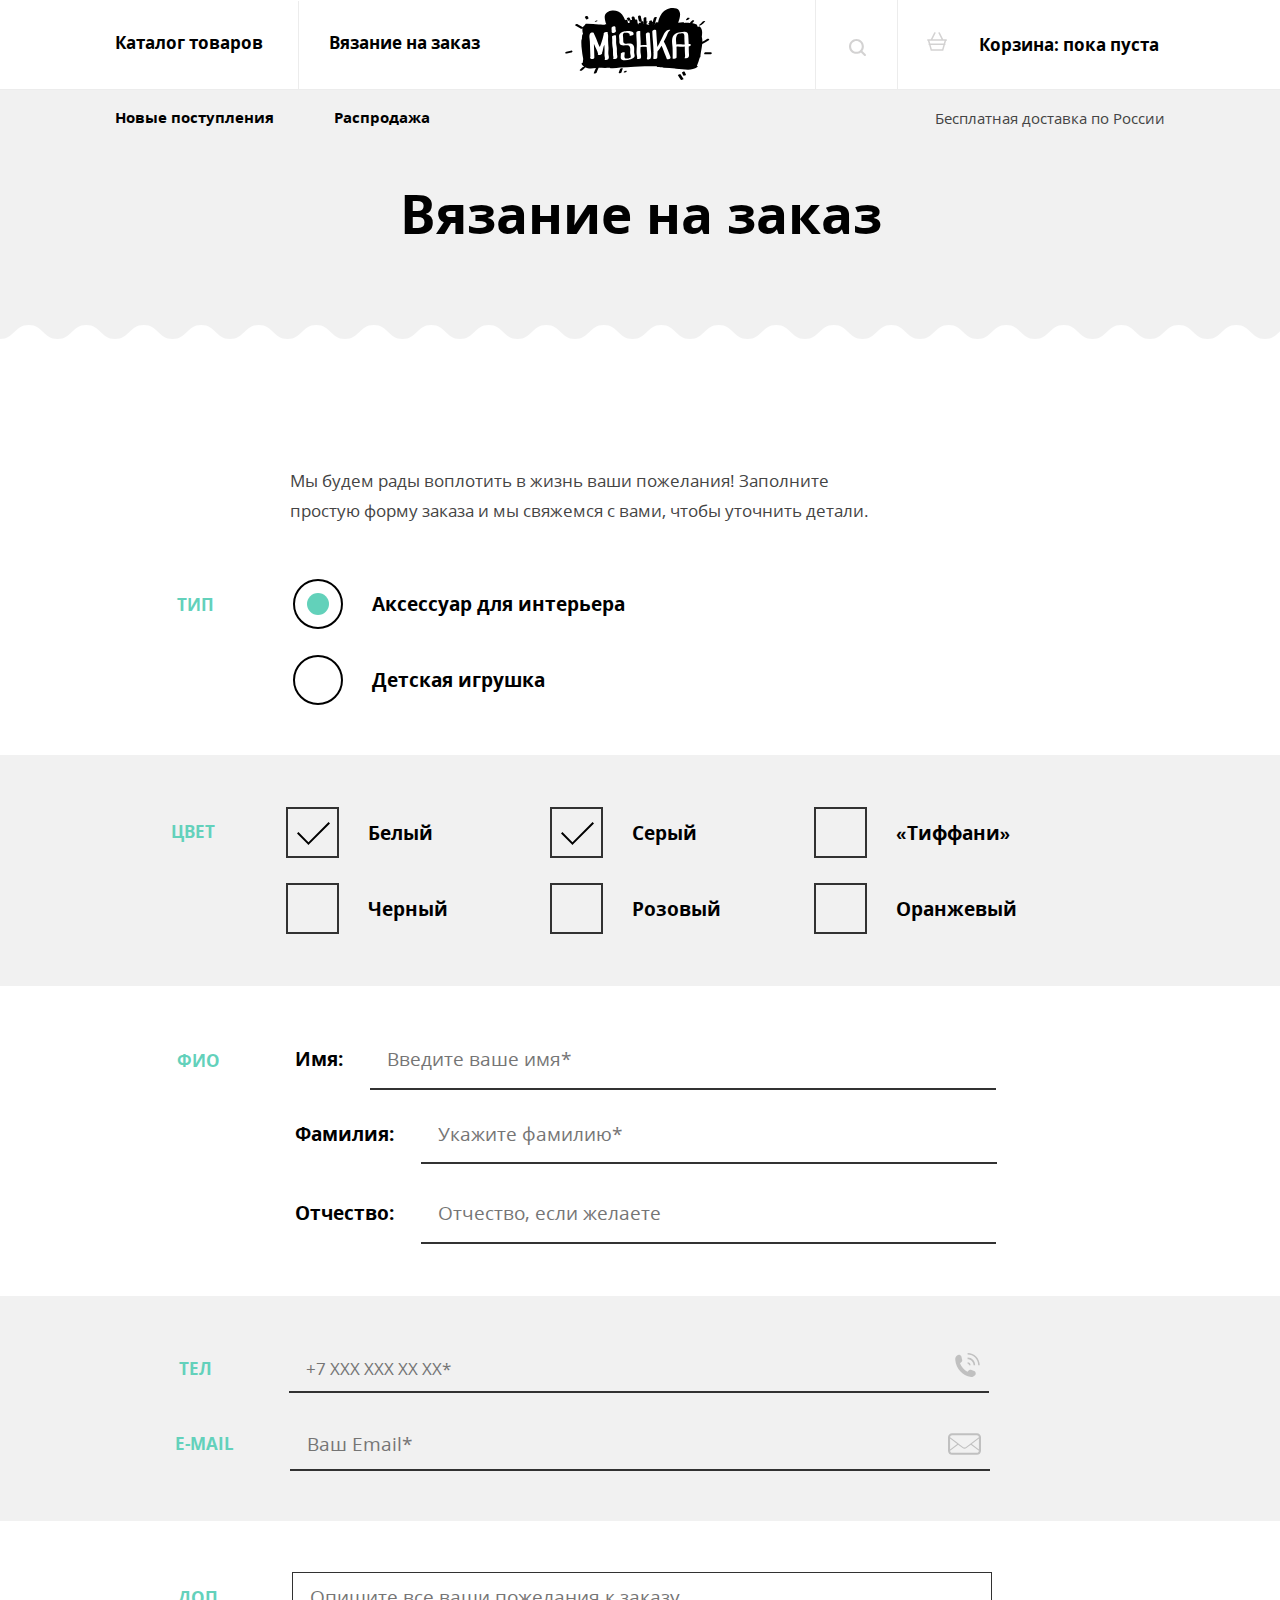
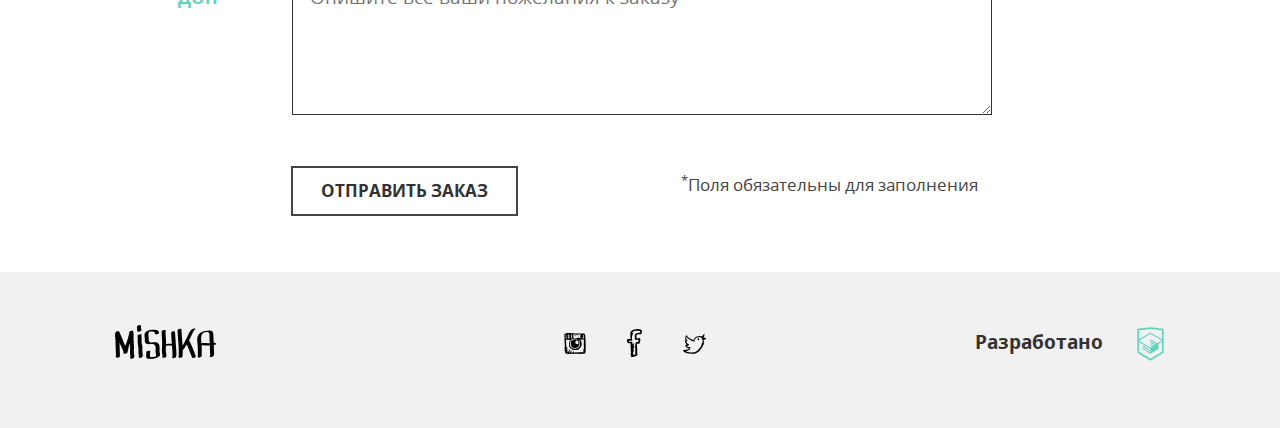
<file: form.html>
<!DOCTYPE html><html lang="ru"><head><meta charset="utf-8"><title>Фильтры</title><meta name="viewport" content="width=device-width,initial-scale=1"><link href="css/style.min.css" rel="stylesheet"><link rel="preload" href="/fonts/opensans.woff" as="font" crossorigin="anonymous"><link rel="preload" href="/fonts/opensansbold.woff" as="font" crossorigin="anonymous"></head><body><div style="display:none"><svg xmlns="http://www.w3.org/2000/svg" xmlns:xlink="http://www.w3.org/1999/xlink"><symbol id="bg-zigzag-fill" viewbox="0 0 1150 34"><path fill="#FFFFFF" d="M1121.252,0c-14.375,0-14.375,14-28.749,14s-14.374-14-28.748-14s-14.374,14-28.748,14 c-14.375,0-14.375-14-28.75-14c-14.374,0-14.374,14-28.748,14S963.135,0,948.761,0s-14.374,14-28.749,14S905.637,0,891.263,0 s-14.374,14-28.749,14s-14.375-14-28.75-14c-14.371,0-14.371,14-28.743,14c-14.375,0-14.375-14-28.75-14 c-14.372,0-14.372,14-28.744,14c-14.374,0-14.374-14-28.747-14s-14.373,14-28.747,14C675.66,14,675.66,0,661.287,0 c-14.374,0-14.374,14-28.748,14c-14.375,0-14.375-14-28.751-14c-14.374,0-14.374,14-28.748,14S560.666,0,546.292,0 s-14.374,14-28.748,14C503.17,14,503.17,0,488.796,0c-14.375,0-14.375,14-28.75,14C445.67,14,445.67,0,431.293,0 c-14.375,0-14.375,14-28.75,14c-14.375,0-14.375-14-28.751-14c-14.375,0-14.375,14-28.75,14S330.666,0,316.291,0 s-14.375,14-28.751,14c-14.376,0-14.376-14-28.753-14c-14.374,0-14.374,14-28.747,14c-14.375,0-14.375-14-28.75-14 c-14.375,0-14.375,14-28.751,14c-14.377,0-14.377-14-28.754-14c-14.377,0-14.377,14-28.755,14c-14.378,0-14.378-14-28.756-14 S71.896,14,57.518,14C43.139,14,43.139,0,28.759,0S14.38,14,0,14v20h1150V14C1135.626,14,1135.626,0,1121.252,0z"></path></symbol><symbol id="bg-zigzag-line" viewbox="0 0 1150 23"><g><path fill="#E6E7E8" d="M1150,23c-9.017,0-13.728-4.589-17.514-8.276c-3.412-3.323-5.877-5.724-11.234-5.724 c-5.358,0-7.823,2.401-11.235,5.724c-3.786,3.688-8.497,8.276-17.514,8.276s-13.728-4.589-17.514-8.276 c-3.412-3.323-5.877-5.724-11.234-5.724s-7.822,2.401-11.234,5.724c-3.786,3.688-8.497,8.276-17.514,8.276 s-13.729-4.589-17.515-8.276C1014.08,11.401,1011.615,9,1006.257,9c-5.357,0-7.822,2.401-11.234,5.724 C991.236,18.411,986.525,23,977.509,23s-13.728-4.589-17.514-8.276C956.583,11.401,954.118,9,948.761,9s-7.822,2.401-11.234,5.724 C933.74,18.411,929.028,23,920.012,23s-13.729-4.589-17.515-8.276C899.085,11.401,896.62,9,891.263,9s-7.822,2.401-11.234,5.724 C876.242,18.411,871.53,23,862.514,23s-13.729-4.589-17.515-8.276C841.587,11.401,839.122,9,833.764,9 c-5.355,0-7.82,2.4-11.231,5.723C818.747,18.411,814.036,23,805.021,23c-9.017,0-13.729-4.589-17.515-8.276 C784.094,11.401,781.629,9,776.271,9c-5.356,0-7.821,2.401-11.232,5.723C761.253,18.411,756.542,23,747.526,23 c-9.017,0-13.729-4.589-17.514-8.277C726.602,11.401,724.137,9,718.779,9s-7.821,2.401-11.233,5.723 C703.761,18.411,699.049,23,690.032,23c-9.016,0-13.727-4.589-17.512-8.276C669.109,11.401,666.645,9,661.287,9 s-7.822,2.401-11.234,5.724C646.267,18.411,641.556,23,632.539,23s-13.729-4.589-17.515-8.276C611.612,11.401,609.147,9,603.788,9 c-5.357,0-7.822,2.401-11.234,5.724C588.768,18.411,584.057,23,575.04,23c-9.016,0-13.728-4.589-17.514-8.276 C554.115,11.401,551.65,9,546.292,9s-7.823,2.401-11.234,5.724C531.272,18.411,526.561,23,517.544,23 c-9.017,0-13.729-4.589-17.514-8.276C496.619,11.401,494.153,9,488.796,9c-5.358,0-7.823,2.401-11.235,5.724 C473.774,18.411,469.062,23,460.046,23c-9.017,0-13.729-4.589-17.516-8.276C439.118,11.401,436.653,9,431.293,9 c-5.358,0-7.823,2.401-11.235,5.724C416.272,18.411,411.56,23,402.543,23s-13.729-4.589-17.515-8.276 C381.616,11.401,379.151,9,373.792,9c-5.358,0-7.823,2.401-11.235,5.724C358.771,18.411,354.059,23,345.042,23 s-13.729-4.589-17.515-8.276C324.114,11.401,321.649,9,316.291,9s-7.824,2.401-11.236,5.724C301.269,18.411,296.556,23,287.539,23 c-9.018,0-13.729-4.589-17.516-8.276C266.611,11.401,264.145,9,258.786,9c-5.357,0-7.822,2.401-11.234,5.724 C243.767,18.411,239.055,23,230.039,23c-9.017,0-13.729-4.589-17.515-8.276C209.112,11.401,206.647,9,201.289,9 s-7.824,2.401-11.236,5.724C186.267,18.411,181.555,23,172.538,23c-9.018,0-13.73-4.589-17.517-8.276 C151.609,11.401,149.144,9,143.784,9c-5.36,0-7.825,2.401-11.238,5.724c-3.787,3.687-8.5,8.276-17.517,8.276 c-9.018,0-13.73-4.589-17.517-8.276C94.099,11.401,91.633,9,86.273,9s-7.826,2.401-11.239,5.724C71.249,18.411,66.536,23,57.518,23 C48.5,23,43.787,18.412,40,14.724C36.586,11.401,34.12,9,28.759,9s-7.827,2.401-11.24,5.724C13.732,18.411,9.019,23,0,23v-9 c5.361,0,7.827-2.401,11.241-5.724C15.028,4.588,19.741,0,28.759,0s13.731,4.588,17.519,8.276C49.691,11.599,52.157,14,57.518,14 c5.36,0,7.825-2.401,11.238-5.724C72.543,4.589,77.255,0,86.273,0s13.73,4.589,17.517,8.276c3.413,3.323,5.879,5.724,11.239,5.724 s7.826-2.401,11.238-5.724C130.054,4.589,134.767,0,143.784,0s13.73,4.589,17.517,8.276c3.412,3.323,5.878,5.724,11.237,5.724 c5.358,0,7.824-2.401,11.236-5.724C187.56,4.589,192.272,0,201.289,0c9.017,0,13.729,4.589,17.515,8.276 c3.412,3.323,5.877,5.724,11.235,5.724c5.357,0,7.822-2.401,11.234-5.724C245.059,4.589,249.77,0,258.786,0 c9.017,0,13.729,4.589,17.516,8.276C279.714,11.599,282.18,14,287.539,14c5.359,0,7.824-2.401,11.236-5.724 C302.562,4.589,307.274,0,316.291,0c9.017,0,13.729,4.589,17.515,8.276c3.412,3.323,5.877,5.724,11.236,5.724 c5.359,0,7.824-2.401,11.236-5.724C360.063,4.589,364.775,0,373.792,0c9.017,0,13.729,4.589,17.516,8.276 C394.72,11.599,397.185,14,402.543,14s7.823-2.401,11.235-5.724C417.565,4.589,422.277,0,431.293,0 c9.018,0,13.729,4.589,17.516,8.276c3.412,3.323,5.877,5.724,11.236,5.724c5.358,0,7.823-2.401,11.235-5.724 C475.067,4.589,479.779,0,488.796,0c9.016,0,13.728,4.589,17.514,8.276c3.412,3.323,5.877,5.724,11.235,5.724 c5.357,0,7.822-2.401,11.234-5.724C532.564,4.589,537.275,0,546.292,0c9.016,0,13.728,4.589,17.514,8.276 C567.217,11.599,569.682,14,575.04,14c5.357,0,7.822-2.401,11.234-5.724C590.061,4.589,594.771,0,603.788,0 c9.018,0,13.729,4.589,17.516,8.276c3.412,3.323,5.877,5.724,11.235,5.724c5.357,0,7.822-2.401,11.234-5.724 C647.56,4.589,652.271,0,661.287,0s13.728,4.589,17.513,8.277C682.211,11.6,684.676,14,690.032,14 c5.357,0,7.822-2.401,11.234-5.724C705.052,4.589,709.764,0,718.779,0s13.728,4.589,17.513,8.276 c3.412,3.323,5.877,5.724,11.234,5.724c5.356,0,7.821-2.401,11.232-5.723C762.544,4.589,767.255,0,776.271,0 c9.017,0,13.729,4.589,17.515,8.276c3.412,3.323,5.877,5.724,11.235,5.724c5.356,0,7.821-2.401,11.232-5.724 C820.038,4.589,824.749,0,833.764,0c9.017,0,13.729,4.589,17.515,8.276C854.69,11.599,857.155,14,862.514,14 s7.823-2.401,11.235-5.724C877.535,4.589,882.247,0,891.263,0c9.017,0,13.728,4.589,17.514,8.276 c3.412,3.323,5.877,5.724,11.235,5.724s7.823-2.401,11.235-5.724C935.033,4.589,939.744,0,948.761,0s13.728,4.589,17.514,8.276 c3.412,3.323,5.877,5.724,11.234,5.724s7.822-2.401,11.234-5.724C992.529,4.589,997.24,0,1006.257,0s13.729,4.589,17.515,8.276 c3.412,3.323,5.877,5.724,11.235,5.724c5.357,0,7.822-2.401,11.234-5.724c3.786-3.688,8.497-8.276,17.514-8.276 s13.728,4.589,17.514,8.276c3.412,3.323,5.877,5.724,11.234,5.724s7.822-2.401,11.234-5.724c3.786-3.688,8.498-8.276,17.515-8.276 s13.728,4.589,17.514,8.276C1142.178,11.599,1144.643,14,1150,14V23z"></path></g></symbol><symbol id="htmlacademy" viewbox="0 0 60 60"><path fill="#63d1bb" d="M30.2 5h-.2l-19.7 2.1v36.2l19.7 11.7 19.7-11.7v-36.2l-19.5-2.1zm17 36.8l-17.2 10.2-17.2-10.2v-14.8l17.1 10.2v1.8l-11.7-7v1.8l11.8 7.1v1.9l-11.8-7v1.8l11.8 7 11.9-7.1v-7.6l5.3-3.2v15.1zm-.1-17l-4.7 2.8-2.2 1.3-10.3-6.1v1.8l8.8 5.3h-.1l-.2.1-1.3.7-7.3-4.3v1.8l5.8 3.4-1.4.9-4.3-2.6v1.8l2.9 1.7-2.9 1.7-17-10.1 17-10.2 17.2 10zm.1-1.8l-17.3-10.2-17.1 10.2v-13.6l17.2-1.8 17.2 1.8v13.6z"></path></symbol><symbol id="icon-cart" viewbox="264.205 370.961 20.294 18.849"><path d="M283.75,378.19h-3.151l-3.407-6.814c-0.185-0.37-0.634-0.52-1.006-0.335 c-0.371,0.186-0.521,0.636-0.335,1.006l3.071,6.143h-9.138l3.072-6.143c0.185-0.371,0.035-0.821-0.335-1.006 c-0.37-0.185-0.821-0.035-1.006,0.335l-3.407,6.814h-3.151c-0.414,0-0.75,0.336-0.75,0.75s0.336,0.75,0.75,0.75h0.157l0.855,2.991 c-0.187,0.137-0.316,0.347-0.316,0.595c0,0.396,0.309,0.71,0.697,0.739l1.656,5.795h12.697l1.656-5.795 c0.388-0.028,0.698-0.344,0.698-0.739c0-0.249-0.129-0.459-0.316-0.596l0.854-2.991h0.157c0.414,0,0.75-0.336,0.75-0.75 S284.164,378.19,283.75,378.19z M279.569,388.311h-10.433l-1.224-4.284h12.881L279.569,388.311z M281.222,382.526h-13.739 l-0.81-2.836h15.359L281.222,382.526z"></path></symbol><symbol id="icon-fb" viewbox="56.519 49.996 14.962 27.718"><g id="facebook"><g><path d="M68.181,55.188c1.026,0.029,1.993,0,2.681-0.3c0.391-0.818,0.556-1.854,0.619-2.989 c-0.19-0.015-0.062-0.337-0.207-0.399c-0.029-0.202-0.278-0.195-0.309-0.398c-0.277-0.165-0.457-0.422-0.723-0.598 c-0.727-0.162-1.44-0.335-2.164-0.499c-0.849,0.044-1.895-0.103-2.58,0.1c-2.619-0.04-3.997,1.12-5.259,2.392 c-0.023,0.078-0.003,0.197-0.105,0.199c-0.574,1.587-0.125,3.621-0.204,5.581c0.099,0.436,0.107,0.958,0.204,1.395 c-0.998,0.296-2.212,0.387-3.402,0.499c-0.317,0.324-0.178,1.089-0.206,1.693c0.085,0.583,0.278,1.06,0.413,1.595 c0.211,0.193,0.596,0.396,0.825,0.498c0.065,0.029,0.071,0.082,0.103,0.1c0.506,0.268,1.451,0.008,2.268,0.1 c-0.136,1.978,0.256,3.915,0,5.68c0.007,0.327,0.295,0.382,0.208,0.798c-0.001,0.963-0.067,1.99,0.208,2.69 c-0.287,0.455-0.497,0.982-0.415,1.794c0.122,0.016,0.114,0.157,0.105,0.299c-0.075,0.47,0.643,0.175,0.515,0.698 c0.162,0.456-0.428,0.184-0.413,0.498v0.896c0.53,0.285,1.462,0.182,2.268,0.199c0.908-0.419,2.188-0.479,2.785-1.196 c0.459,0.235,0.916-0.014,1.238-0.199c-0.018-0.315,0.273-0.333,0.205-0.698c-0.004-0.328-0.173-0.496-0.103-0.896V71.83 c-0.206-2.293-0.048-4.938-0.309-7.176c0.888-0.105,1.917-0.075,2.578-0.398c0.357-0.451,0.377-1.23,0.516-1.895 c0.177-0.226,0.221-0.583,0.206-0.996c0.19-0.213,0.068-0.729,0.104-1.096c-0.141-0.595-0.168-1.3-0.825-1.39 c-0.884-0.235-2.043,0.595-2.991,0.299c0.049-1.134-0.293-2.342,0-3.388C66.761,55.609,67.461,55.39,68.181,55.188z M64.363,59.971c0.117,0.254,0.254,0.486,0.414,0.698c0.079,0.022,0.203,0.003,0.205,0.101c1.192,0.056,2.199-0.069,3.096-0.299 c0,0.998-0.271,1.733-0.518,2.492c-0.662,0.045-1.467,0.3-1.958,0.198c-0.276,0.165-0.372,0.506-0.62,0.698 c-0.049,0.441,0.142,0.495,0,0.797c-0.201,0.137-0.055,0.611-0.205,0.796v1.496c0.085,0.281-0.146,0.258-0.104,0.497v3.488 c-0.085,0.281,0.146,0.258,0.104,0.498v2.989c0.063,0.271-0.132,0.791,0.103,0.896c-0.07,0.364-0.412-0.021-0.824,0.1 c-0.528,0.122-0.926,0.369-1.548,0.4c0.117-0.353,0.32-0.622,0.311-1.097c0.049-0.381-0.365-0.312-0.516-0.49 c0.193-0.644,0.562-1.117,0.722-1.793c0.197-0.515,0.714-1.298,0.31-1.794c-0.522-0.105-0.521,0.293-0.826,0.398 c-0.022,0.077-0.002,0.196-0.103,0.199c-0.023,0.077-0.003,0.196-0.103,0.199c0.01,0.12-0.151,0.062,0,0 c0.022-0.078,0.002-0.197,0.103-0.199c0.023-0.077,0.002-0.197,0.103-0.199v-0.299c0.368-0.575,0.67-1.214,0.826-1.993 c0.191-0.28,0.283-0.656,0.412-0.997c0.156-0.262,0.34-0.869,0.104-1.195c-0.517,0.033-0.796,0.295-0.93,0.697 c-0.32-0.189,0.161-0.434,0.104-0.697c0.138-0.231,0.169-0.566,0.309-0.797c0.202-0.413,0.564-1.304,0-1.596 c-0.438-0.023-0.612,0.207-0.723,0.498c-0.214,0.191-0.43,0.383-0.516,0.698c-0.373-0.07-0.143-0.727-0.206-1.097 c-0.067-0.52,0.122-0.899,0-1.195c-0.56-0.799-2.026-0.105-3.197-0.299c-0.108-0.307-0.222-0.984-0.104-1.195 c1.045-0.088,2.479,0.201,3.197-0.199c0.024-0.078,0.003-0.197,0.104-0.199c0.094-0.723-0.271-1-0.515-1.396 c0.232-0.806,0.04-2.02,0.104-2.989c0.233-0.141,0.328-0.414,0.515-0.598c0.112-0.955,0.673-1.476,0.722-2.49 c-0.273,0.001-0.607-0.055-0.619,0.199c-0.302-0.114-0.382,0.479-0.515,0.199c-0.112-0.541,0.246-0.626,0.309-0.997 c0.599-0.418,1.212-0.82,1.856-1.195c1.741-0.244,4.648-0.449,6.086,0.198c0.051,0.616-0.287,0.854-0.207,1.496h-1.546 c-1.092,0.24-1.987,0.672-2.991,0.997c-0.24,0.066-0.276,0.331-0.516,0.398c-0.036,0.396-0.225,0.646-0.311,0.996 C64.182,57.424,64.394,58.582,64.363,59.971z"></path></g></g></symbol><symbol id="icon-feature-ball" viewbox="0 0 34.373 34.373"><g><path d="M0.286,14.069c-0.382,2.073-0.384,4.211,0.008,6.301l4.121-3.21L0.286,14.069z"></path><path d="M24.403,1.585C19.62-0.623,13.959-0.559,9.149,1.992l7.513,5.625L24.403,1.585z"></path><path d="M33.901,13.175l-4.811,3.748l4.936,3.695C34.522,18.173,34.489,15.63,33.901,13.175z"></path><path d="M9.209,32.414c4.844,2.534,10.724,2.65,15.73,0.113l-8.096-6.062L9.209,32.414z"></path><path d="M7.914,14.433L1.681,9.767c-0.32,0.669-0.595,1.356-0.825,2.056l5.308,3.974L7.914,14.433z"></path><path d="M18.593,25.102l8.336,6.242c0.277-0.191,0.551-0.391,0.82-0.601c0.318-0.248,0.625-0.505,0.92-0.771l-8.326-6.234 L18.593,25.102z"></path><path d="M11.413,11.707L4.002,6.158C3.54,6.709,3.117,7.285,2.733,7.881l6.931,5.189L11.413,11.707z"></path><path d="M22.093,22.375l8.092,6.059c0.471-0.544,0.904-1.112,1.297-1.701l-7.639-5.721L22.093,22.375z"></path><path d="M14.913,8.98L7.196,3.203C7.003,3.341,6.812,3.482,6.623,3.629C6.227,3.938,5.849,4.261,5.487,4.597l7.676,5.747 L14.913,8.98z"></path><path d="M25.592,19.649l6.972,5.221c0.33-0.662,0.615-1.341,0.855-2.033l-6.077-4.55L25.592,19.649z"></path><path d="M26.448,2.706L0.88,22.626c0.233,0.698,0.513,1.386,0.839,2.059l26.52-20.663C27.667,3.541,27.068,3.102,26.448,2.706z"></path><path d="M30.743,6.624c-0.301-0.386-0.614-0.754-0.939-1.106L2.786,26.567c0.262,0.402,0.542,0.797,0.843,1.183 c0.142,0.183,0.288,0.359,0.436,0.534L31.155,7.176C31.021,6.99,30.886,6.806,30.743,6.624z"></path><path d="M32.298,8.999L5.552,29.838c0.544,0.501,1.114,0.962,1.708,1.382l25.962-20.228C32.959,10.314,32.651,9.648,32.298,8.999z"></path></g></symbol><symbol id="icon-feature-flower" viewbox="8.014 4.35 31.972 37.301"><path d="M24,41.65c8.827,0,15.986-7.159,15.986-15.986C31.158,25.664,24,32.822,24,41.65z M12.641,20.78 c0,2.451,1.989,4.441,4.44,4.441c0.932,0,1.803-0.294,2.513-0.782l-0.036,0.337c0,2.451,1.99,4.441,4.441,4.441 s4.44-1.99,4.44-4.441l-0.036-0.337c0.719,0.497,1.582,0.782,2.514,0.782c2.451,0,4.44-1.99,4.44-4.441 c0-1.768-1.038-3.286-2.54-3.997c1.492-0.71,2.54-2.229,2.54-3.997c0-2.451-1.989-4.44-4.44-4.44c-0.932,0-1.803,0.293-2.514,0.781 L28.44,8.79c0-2.451-1.989-4.44-4.44-4.44s-4.441,1.99-4.441,4.44l0.036,0.337c-0.719-0.497-1.581-0.781-2.513-0.781 c-2.451,0-4.44,1.99-4.44,4.44c0,1.768,1.039,3.286,2.54,3.997C13.68,17.494,12.641,19.012,12.641,20.78z M24,12.343 c2.451,0,4.44,1.989,4.44,4.44c0,2.451-1.989,4.44-4.44,4.44s-4.441-1.99-4.441-4.44C19.559,14.332,21.549,12.343,24,12.343z  M8.014,25.664c0,8.827,7.158,15.986,15.986,15.986C24,32.822,16.842,25.664,8.014,25.664z"></path></symbol><symbol id="icon-feature-gift" viewbox="239.665 239.757 32.666 32.486"><path d="M242.56,272.243h12.504v-13.91H242.56V272.243z M270.742,248.623h-7.335 c0.521-0.267,0.984-0.549,1.396-0.845c1.588-1.133,2.424-2.57,2.42-3.999c0.002-1.169-0.556-2.202-1.359-2.901 c-0.805-0.704-1.869-1.119-3.016-1.121c-1.22-0.001-2.352,0.421-3.32,1.069c-1.459,0.979-2.606,2.451-3.424,4.067 c-0.039,0.079-0.078,0.157-0.115,0.236c-0.299-0.623-0.647-1.226-1.041-1.792c-0.691-0.985-1.523-1.86-2.497-2.511 c-0.97-0.646-2.103-1.069-3.322-1.069c-1.213,0.004-2.323,0.514-3.155,1.295c-0.828,0.783-1.41,1.885-1.412,3.135 c-0.002,0.73,0.211,1.494,0.649,2.188c0.552,0.872,1.424,1.628,2.633,2.248h-6.588c-0.878,0-1.591,0.712-1.591,1.59v5.897h15.396 v-7.488h1.873v7.488h15.396v-5.897C272.333,249.334,271.621,248.623,270.742,248.623 M248.38,246.284 c-0.622-0.391-1-0.785-1.22-1.135c-0.22-0.354-0.294-0.662-0.296-0.963c-0.004-0.504,0.248-1.042,0.691-1.461 c0.437-0.415,1.028-0.667,1.562-0.667h0.013c0.685,0,1.366,0.231,2.046,0.683c1.018,0.671,1.975,1.85,2.645,3.187 c0.342,0.676,0.609,1.39,0.789,2.087C251.528,247.694,249.532,247.013,248.38,246.284 M258.917,244.657 c0.557-0.797,1.21-1.466,1.887-1.916c0.68-0.451,1.362-0.683,2.047-0.683h0.006c0.574,0,1.117,0.22,1.494,0.55 c0.377,0.336,0.571,0.739,0.573,1.171c-0.004,0.512-0.272,1.259-1.467,2.132c-1.138,0.825-3.101,1.673-6.127,2.265 C257.62,246.974,258.177,245.704,258.917,244.657 M256.937,272.243h12.506v-13.91h-12.506V272.243z"></path></symbol><symbol id="icon-feature-heart" viewbox="47.475 50.071 33.05 27.857"><path d="M80.525,58.808c0-4.825-3.912-8.736-8.736-8.736c-3.405,0-6.348,1.951-7.789,4.793 c-1.441-2.842-4.384-4.793-7.789-4.793c-4.825,0-8.736,3.911-8.736,8.736c0,9.127,14.657,19.121,16.525,19.121 C65.869,77.929,80.525,67.979,80.525,58.808z"></path></symbol><symbol id="icon-feature-money" viewbox="46.212 56.834 46.575 27.332"><path d="M88.882,56.834H50.116c-2.156,0-3.904,1.749-3.904,3.905v19.521c0,2.156,1.748,3.905,3.904,3.905h38.766 c2.156,0,3.905-1.749,3.905-3.905V60.739C92.787,58.583,91.038,56.834,88.882,56.834z M49.235,81.784V59.551h40.202v22.233H49.235z"></path><path d="M53.14,77.88h32.395V63.456H53.14V77.88z M69.5,65.354c2.936,0,5.315,2.38,5.315,5.314c0,2.936-2.379,5.314-5.315,5.314 s-5.314-2.379-5.314-5.314C64.185,67.733,66.564,65.354,69.5,65.354z"></path></symbol><symbol id="icon-feature-rocket" viewbox="612.532 500.386 54.156 23.183"><g><path d="M652.844,506.098c-3.647-0.971-7.839-1.667-12.359-1.666c-2.891,0.001-5.457,0.243-7.71,0.623l-6.784-4.668l-13.456,0.005 l5.811,6.184h8.447c-4.58,1.598-6.759,3.515-6.759,3.515l0.002,3.777c0,0,2.313,1.912,6.931,3.518l-8.623-0.005l-5.811,6.188 l13.455,0.002l6.816-4.692c2.261,0.398,4.822,0.647,7.681,0.648c4.522-0.001,8.712-0.697,12.36-1.667 c-1.176-1.775-1.915-3.743-1.918-5.877C650.93,509.842,651.665,507.871,652.844,506.098z"></path><path d="M656.267,507.132c-1.284,1.605-1.969,3.25-1.965,4.84c-0.007,1.597,0.677,3.238,1.968,4.847 c6.399-2.162,10.419-4.841,10.419-4.841S662.67,509.298,656.267,507.132z"></path></g></symbol><symbol id="icon-flag" viewbox="-11.34 -28.346 46.68 81.691"><g id="miu"><g id="Artboard-1" transform="translate(-755.000000, -443.000000)"><g id="slice" transform="translate(215.000000, 119.000000)"></g><g id="editor-flag-triangle-notification-glyph"><path fill="#63D1BB" d="M751.439,418.545v38.9l38.9-19.451L751.439,418.545z M743.66,496.346v-81.691h3.805v81.691H743.66z"></path></g></g></g><g><rect x="-11.34" y="-28.346" fill="#231F20" width="3.805" height="81.691"></rect></g></symbol><symbol id="icon-insta" viewbox="53.115 53.19 21.769 21.334"><g id="instagram"><g><path d="M74.881,65.336c-0.013-2.395-0.344-4.788-0.303-7.135c-0.023-0.788-0.086-1.535-0.152-2.278 c-0.105-0.3-0.111-0.699-0.152-1.062c-0.26-0.17-0.222-0.64-0.456-0.835c-0.423-0.233-1.201-0.114-1.744-0.22 c-0.657-0.026-1.254-0.115-1.899-0.153c-1.936-0.101-3.973-0.076-5.996-0.076c-2.001,0-3.954-0.145-5.695-0.379h-2.202 c-0.097,0.004-0.105,0.098-0.227,0.076c-0.599,0.034-1.077,0.188-1.595,0.303c-0.21,0.119-0.421,0.235-0.683,0.304 c-0.136,0.192-0.513,0.145-0.607,0.379c-0.186,0.212,0.185,0.451,0,0.607v0.911c0.173,0.13,0.027,0.58,0.075,0.835v0.987 c-0.017,1.281,0.134,2.397,0.076,3.72c0.467,2.762,0.374,6.537,0.076,9.413c0.155,0.579,0.363,1.105,0.455,1.746 c0.256,0.479,0.335,1.133,0.683,1.52c0.502,0.206,1.233,0.186,1.898,0.229c0.383,0.098,0.667,0.293,1.14,0.30 c2.843-0.21,5.496-0.154,8.427-0.229c2.704,0.24,5.802,0.188,8.275-0.228c0.195-0.134,0.128-0.529,0.228-0.76 c-0.056-0.385,0.207-0.449,0.228-0.759C74.862,70.157,74.895,67.763,74.881,65.336z M61.899,59.111 c0.757-0.153,1.48-0.341,2.429-0.304c0.71,0.076,1.287,0.283,1.897,0.456c0.116,0.184-0.243,0.547,0.153,0.684v0.076 c0.059,0.017,0.149,0.002,0.151,0.076c0.445,0.035,0.794,0.167,1.063,0.379c0.45,0.055,0.536,0.476,1.138,0.3 c-0.091,0.213-0.084,0.524-0.075,0.835c0.324,1.183,0.475,2.81,0.303,4.252c-0.164,0.163-0.215,0.442-0.303,0.683 c-0.311,0.322-0.481,0.785-0.836,1.062c-0.095,0.236-0.25,0.408-0.454,0.533c-0.116,0.213-0.206,0.452-0.457,0.53 c-0.298,0.163-0.577,0.011-0.834-0.076c-0.446,0.162-0.904,0.312-1.215,0.607c-0.816-0.096-1.648-0.175-2.43-0.304 c-0.242-0.139-0.487-0.273-0.835-0.305c-0.227-0.204-0.496-0.364-0.836-0.455c-0.101-0.127-0.337-0.118-0.455-0.229 c-0.198-0.029-0.229-0.227-0.456-0.229c-0.118-0.412-0.443-0.618-0.532-1.062c-0.226-0.331-0.308-0.805-0.455-1.215 c-0.043-1.434,0.091-2.692,0.379-3.796c0.346-0.591,0.779-1.094,1.138-1.67c0.249,0.021,0.365-0.09,0.38-0.304 c0.306,0.053,0.434-0.072,0.684-0.075C61.698,59.568,61.71,59.251,61.899,59.111z M60.229,56.378 c-0.117-0.263-0.066-0.691-0.075-1.062c-0.007-0.285,0.278-0.279,0.304-0.532c-0.003-0.074-0.093-0.059-0.152-0.076 c0.126-0.146,0.701-0.097,0.834,0c0.132,0.537-0.354,0.455-0.531,0.684c0.011,0.167,0.322,0.032,0.456,0.076 c0.029,0.854-0.059,1.496,0,2.202h-0.456c-0.007,0.234,0.229,0.226,0.456,0.228c-0.059,0.286,0.092,0.363,0.075,0.607 c-0.226,0.153-0.716,0.042-1.062,0.075C59.975,57.986,60.313,57.205,60.229,56.378z M59.546,54.784 c0.088-0.013,0.134,0.016,0.151,0.076c0.179,0.253,0.01,0.683-0.076,0.911C59.448,55.592,59.595,55.089,59.546,54.784z M59.698,56.606c-0.132-0.069-0.168-0.237-0.152-0.456C59.678,56.221,59.713,56.388,59.698,56.606z M59.698,57.973 c-0.058,0.139-0.082-0.045-0.076-0.152C59.68,57.682,59.703,57.866,59.698,57.973z M59.546,58.201 c0.175-0.024,0.084,0.219,0.228,0.227c-0.009,0.193-0.283,0.179-0.38,0.077C59.433,58.393,59.507,58.312,59.546,58.201z M57.192,56.985c0.006-0.108,0.013-0.214-0.076-0.228c-0.073-0.733,0.13-1.415,0-1.973c0.25-0.155,0.769-0.042,1.139-0.077v1.139 c-0.088,0.064-0.203,0.101-0.379,0.077c-0.054,0.28,0.324,0.131,0.379,0.304c0.008,0.853-0.056,1.777,0.152,2.429 c-0.565-0.059-0.906,0.107-1.442,0.076c0.097-0.612-0.019-1.435,0.531-1.594C57.484,56.997,57.239,57.091,57.192,56.985z M56.661,56.985c-0.204,0.021-0.217-0.534-0.077-0.607C56.912,56.384,56.833,56.879,56.661,56.985z M56.509,57.973 c0.077-0.312,0.034-0.304,0.075-0.683C56.812,57.303,56.844,58.06,56.509,57.973z M56.737,55.923 c-0.263,0.054-0.273-0.266-0.153-0.38C56.847,55.49,56.856,55.81,56.737,55.923z M56.737,54.784 c0.033,0.159-0.052,0.201-0.076,0.304c-0.176,0.023-0.084-0.219-0.229-0.229C56.457,54.757,56.623,54.797,56.737,54.784z M56.509,58.505c0.148-0.031,0.11,0.345-0.076,0.227C56.473,58.67,56.512,58.608,56.509,58.505z M55.825,54.784 c0.029,0.259-0.438,0.32-0.379,0H55.825z M54.838,54.86c-0.034,0.219-0.326,0.179-0.379,0.379 C54.245,55.069,54.543,54.771,54.838,54.86z M54.383,55.619c0.226-0.205,0.451-0.41,0.684-0.607 c-0.021-0.123,0.071-0.131,0.076-0.228h0.229c0.102,0.381-0.261,0.296-0.305,0.531c0.021,0.122-0.072,0.131-0.075,0.227 c0.02,0.335,0.121,0.588,0.075,0.988c-0.27,0.008-0.276,0.28-0.607,0.227C54.482,56.329,54.325,56.083,54.383,55.619z M54.459,58.884V57.29c0.195-0.185,0.396-0.364,0.607-0.532c0.295,0.489,0.179,1.392,0.455,1.897 C55.246,58.812,54.771,58.766,54.459,58.884z M72.68,69.968c-0.109,0.954-0.158,1.968-0.379,2.809 c-2.89,0.123-6.02,0.005-8.883,0.153c-0.199,0.045-0.273-0.031-0.229-0.229c-0.253,0-0.258,0.247-0.531,0.229 c0.201-0.336,0.438-0.898,0.151-1.291c-0.797,0.013-0.797,0.821-1.138,1.291c-0.686-0.053-1.137,0.127-1.823,0.075 c0.18-0.705,0.75-1.021,0.911-1.745c-0.395-0.55-0.989,0.138-1.214,0.455c-0.204,0.48-0.557,0.81-0.76,1.29H57.8 c0.238-0.469,0.489-0.926,0.759-1.366c0.171-0.512,0.625-0.741,0.683-1.367c-0.157-0.28-0.42-0.029-0.683,0 c-0.123,0.182-0.272,0.335-0.38,0.531c-0.232,0.376-0.501,0.714-0.684,1.14c-0.181,0.208-0.335,0.003-0.53,0.227 c-0.389,0.271-0.581,0.736-0.988,0.987c-0.174-0.06,0.039-0.356,0.153-0.38c0.045-0.181-0.096-0.55,0.075-0.607 c0.063-0.366,0.212-0.647,0.379-0.91c0.119-0.742,0.521-1.199,0.684-1.898c-0.559,0.099-0.674,0.643-0.988,0.987 c-0.212,0.445-0.542,0.772-0.683,1.291c-0.174-0.131-0.028-0.58-0.076-0.836c0.122-0.586,0.298-1.119,0.38-1.746 c0.133-0.22,0.173-0.535,0.228-0.834c0.168-0.209,0.046-0.61-0.077-0.761c-0.226,0.027-0.374,0.133-0.455,0.304 c-0.192-0.032-0.193,0.506-0.304,0.304c-0.045-2.587-0.451-4.812-0.456-7.438c0.026-0.331-0.183-0.424-0.228-0.685 c1.629,0.028,3.121,0.091,4.783,0.229c-0.089,0.139-0.199,0.257-0.304,0.379c-0.144,0.07-0.226,0.173-0.378,0.304 c-0.604,1.653-0.975,3.984-0.607,6.15c0.229,0.58,0.589,1.029,0.986,1.441c0.907,0.485,1.635,1.149,2.506,1.671 c1.701,0.361,3.84,0.369,5.541,0c0.236-0.12,0.484-0.226,0.685-0.38c1.364-1.242,2.753-2.459,2.961-4.859v-1.367 c-0.197-1.598-0.688-2.905-1.747-3.644c0.331-0.22,1.099,0.043,1.67,0.076c0.223,0.013,0.447,0.014,0.684,0 c0.408-0.024,0.928-0.055,1.443,0c0.144,0.187,0.113,0.544,0.228,0.76c-0.062,1.684-0.192,3.3-0.152,5.087 c0.103,0.454,0.127,0.986,0.229,1.441C73.046,68.209,72.9,69.126,72.68,69.968z M73.059,58.808 c-0.639-0.12-1.232-0.284-1.897-0.379c0.072-0.333,0.799-0.01,0.987-0.228c0.385-0.223,0.295-0.92,0.304-1.51 c0.032-0.348,0.114-0.644,0.076-1.063c-0.401-0.951-1.783-0.421-2.886-0.455c-0.225,0.718-0.47,1.8-0.304,2.657 c0.169,0.49,1.024,0.292,1.519,0.456c-0.14,0.332-0.688,0.057-0.987,0.076c-0.296-0.083-0.707-0.052-0.986-0.151 c-2.285,0.078-4.284,0.004-6.529,0.151c0.117-1.248,0.063-2.465-0.076-3.645h3.112c-0.344,0.364-0.912,0.507-1.29,0.835 c-0.44,0.244-0.861,0.505-1.139,0.911c0.249,0.134,0.535-0.245,0.759-0.379c0.355-0.074,0.479-0.381,0.835-0.455 c0.423-0.438,1.096-0.625,1.67-0.912c0.378-0.022,0.697,0.013,0.987,0.077c1.283,0.007,2.456,0.126,3.796,0.076 c0.614,0.145,1.45,0.069,1.974,0.304c0.107,0.298,0.231,0.579,0.305,0.911C73.297,57.071,73.14,57.901,73.059,58.808z M67.214,55.088C67.324,55.041,67.205,54.996,67.214,55.088L67.214,55.088z M67.214,55.088c-0.529,0.154-1.019,0.348-1.367,0.682 C66.331,55.572,66.906,55.464,67.214,55.088z M68.276,55.695C68.387,55.648,68.269,55.604,68.276,55.695L68.276,55.695z M66.53,56.606c0.727-0.158,1.181-0.591,1.746-0.911c-0.437,0.019-0.592,0.32-0.987,0.379 C67.074,56.291,66.689,56.334,66.53,56.606z M65.847,55.771C65.736,55.818,65.854,55.863,65.847,55.771L65.847,55.771z M65.164,56.378C65.274,56.332,65.156,56.286,65.164,56.378L65.164,56.378z M65.089,56.454c0.063,0.014,0.07-0.03,0.075-0.076 C65.1,56.364,65.092,56.408,65.089,56.454z M65.012,56.53c0.064,0.014,0.072-0.03,0.077-0.076 C65.022,56.441,65.017,56.483,65.012,56.53z M64.178,57.138c0.346-0.134,0.613-0.348,0.834-0.607 C64.664,56.664,64.397,56.878,64.178,57.138z M66.454,58.125c0.533-0.049,0.749-0.416,1.215-0.531 c0.284-0.298,0.784-0.381,0.987-0.76c-0.56,0.023-0.766,0.399-1.216,0.531C67.156,57.662,66.689,57.778,66.454,58.125z M64.178,57.138C63.861,57.064,64.162,57.365,64.178,57.138L64.178,57.138z M63.645,57.517c0.021,0.021,0.115-0.037,0.076-0.077 C63.7,57.42,63.605,57.478,63.645,57.517z M66.454,58.125C66.344,58.172,66.461,58.216,66.454,58.125L66.454,58.125z M65.314,59.946c-0.223-0.231-0.676-0.233-0.986-0.379c-0.697-0.038-1.223,0.093-1.746,0.229c-0.304,0.151-0.607,0.304-0.91,0.454 c-0.266,0.166-0.444,0.417-0.76,0.532c-0.205,0.225-0.352,0.51-0.684,0.607c-0.004,0.223-0.173,0.281-0.304,0.379 c-0.089,0.115-0.094,0.312-0.227,0.381c-0.007,0.12,0.036,0.29-0.076,0.303c0.108,1.512,0.291,2.948,0.683,4.177 c0.287,0.623,0.975,0.846,1.442,1.29c0.589,0.297,1.328,0.444,2.126,0.531c0.277-0.052,0.553-0.105,0.911-0.076 c1.209-0.209,2.098-0.736,2.81-1.441c0.1-0.281,0.252-0.508,0.455-0.684c-0.254-0.671,0.293-1.098,0.455-1.59 c0.002-1.344-0.201-2.48-0.607-3.415c-0.256-0.579-0.92-0.751-1.366-1.139c-0.059-0.018-0.15-0.003-0.151-0.077 C66.11,59.892,65.646,59.789,65.314,59.946z M61.899,64.273c-0.113-0.063-0.109-0.244-0.152-0.379 C62.003,63.816,61.865,64.131,61.899,64.273z M61.975,64.578c0.041-0.117,0.079-0.006,0.076,0.075 C62.011,64.771,61.972,64.658,61.975,64.578z M62.431,62.527c0.015-0.086,0.075-0.042,0.075,0 C62.492,62.614,62.431,62.57,62.431,62.527z M64.101,60.402c-0.203,0.258,0.041,0.576,0.077,0.836 C63.873,61.199,63.604,60.351,64.101,60.402z M64.48,64.35c-0.04-0.038,0.055-0.097,0.076-0.076 C64.596,64.312,64.502,64.371,64.48,64.35z M65.239,67.234c0.034-0.109,0.066,0.008,0.152,0 C65.373,67.331,65.241,67.311,65.239,67.234z M67.44,64.653c-0.233-0.057-0.145,0.208-0.379,0.152 c0.069-0.159,0.118-0.338,0.229-0.455C67.424,64.369,67.462,64.48,67.44,64.653z M66.303,60.857 c0.211,0.119,0.441,0.217,0.606,0.381c0.085,0.219,0.243,0.363,0.38,0.529c0.058,0.778,0.179,1.492,0.151,2.354 c-0.257,0.099-0.438,0.271-0.683,0.381c-0.78-0.006-1.358-0.212-1.897-0.456c-0.171-0.259-0.355-0.505-0.532-0.759v-1.062 c0.17-0.185,0.319-0.391,0.456-0.607c0.228-0.127,0.508-0.201,0.454-0.607c-0.038-0.062-0.078-0.124-0.075-0.229 c0.158,0.045,0.245,0.159,0.379,0.229C65.865,61.028,65.952,60.811,66.303,60.857z"></path></g></g></symbol><symbol id="icon-interior" viewbox="-259.404 -19.675 40.219 62.411"><g><path d="M-244.227,18.283c-0.286,0.966-0.245,2.191,0.027,3.639c0.494,2.635,1.687,6.041,2.358,9.67h5.062 c0.696-3.641,1.949-7.05,2.471-9.683c0.287-1.445,0.33-2.66,0.041-3.617c-0.275-0.899-0.89-1.618-2.021-2.303h-5.997 C-243.361,16.668-243.96,17.38-244.227,18.283z"></path><path d="M-232.395,38.278h-13.799c-1.293,0-2.299,0.976-2.299,2.229v2.229h2.299h13.799h2.299v-2.229 C-230.096,39.254-231.102,38.278-232.395,38.278z"></path><path d="M-225.262-17.446h-11.732c0-1.244-1.015-2.229-2.3-2.229c-1.283,0-2.3,0.985-2.3,2.229h-11.737l-6.073,25.517 c0.794-0.461,1.589-0.992,2.632-0.992c1.359,0,2.243,0.818,2.924,1.375c0.682,0.557,1.162,0.849,1.447,0.849 c0.292,0.001,0.769-0.287,1.451-0.836c0.681-0.548,1.564-1.358,2.915-1.358c1.349,0,2.237,0.806,2.919,1.354 c0.684,0.549,1.161,0.84,1.451,0.84c0.146,0,0.338-0.073,0.58-0.214c0.242-0.141,0.53-0.353,0.872-0.626 c0.512-0.411,1.139-0.967,1.99-1.218c0.284-0.085,0.593-0.136,0.93-0.136c1.347,0,2.238,0.805,2.92,1.354 c0.683,0.548,1.159,0.84,1.451,0.84c0.287-0.002,0.766-0.296,1.445-0.85c0.684-0.554,1.571-1.367,2.925-1.367 c1.356,0,2.239,0.817,2.919,1.371c0.342,0.276,0.631,0.489,0.872,0.631c0.24,0.143,0.431,0.214,0.575,0.214 c0.288,0,0.762-0.293,1.442-0.854c0.68-0.559,1.567-1.384,2.929-1.384c1.044,0,1.839,0.533,2.632,0.997L-225.262-17.446z"></path><path d="M-235.881,33.82h-6.864c-0.657,0-1.15,0.479-1.15,1.115c0,0.635,0.493,1.113,1.15,1.113h6.9c0.655,0,1.15-0.479,1.15-1.113 c0-0.636-0.495-1.115-1.15-1.115H-235.881z"></path><path d="M-239.295,9.336c-0.146,0-0.338,0.074-0.58,0.213c-0.157,0.094-0.37,0.261-0.57,0.41v3.731h2.299V9.959 C-238.651,9.581-239.054,9.336-239.295,9.336z"></path></g></symbol><symbol id="icon-left-arrow" viewbox="0 0 50 26.003"><polygon points="50,11.002 7.659,11.002 15.833,2.828 13.005,0 0,12.998 0.003,13.001 0,13.005 13.005,26.003 15.833,23.175 7.661,15.002 50,15.002 "></polygon></symbol><symbol id="icon-mail" viewbox="0 0 32 32"><path id="mail" d="M28,5H4C1.791,5,0,6.792,0,9v13c0,2.209,1.791,4,4,4h24c2.209,0,4-1.791,4-4V9 C32,6.792,30.209,5,28,5z M2,10.25l6.999,5.25L2,20.75V10.25z M30,22c0,1.104-0.898,2-2,2H4c-1.103,0-2-0.896-2-2l7.832-5.875 l4.368,3.277c0.533,0.397,1.166,0.6,1.8,0.6c0.633,0,1.266-0.201,1.799-0.6l4.369-3.277L30,22L30,22z M30,20.75l-7-5.25l7-5.25 V20.75z M17.199,18.602c-0.35,0.263-0.763,0.4-1.199,0.4s-0.851-0.139-1.2-0.4L10.665,15.5l-0.833-0.625L2,9.001V9 c0-1.103,0.897-2,2-2h24c1.102,0,2,0.897,2,2L17.199,18.602z"></path></symbol><symbol id="icon-map-pin" viewbox="0 0 66 100.801"><path fill="#FFFFFF" d="M56.334,9.228c-12.892-12.305-33.773-12.305-46.667,0c-12.891,12.297-12.891,32.248,0,44.542 c0,0,23.318,21.832,23.318,47.031c0-25.199,23.343-47.031,23.343-47.031C69.225,41.476,69.225,21.525,56.334,9.228z"></path><path fill="#6BC6B3" d="M47.036,45.522c-0.636-3.277,0.13-6.947,0.027-10.284c-0.115-3.755-0.713-7.485-0.665-11.246 c0.039-3.044,0.545-6.173-0.503-9.091c0.065-0.332,0.134-0.662,0.195-0.995c0.271-1.463-4.577-0.689-5.338,0.649 c-0.479,0.393-0.726,0.861-0.523,1.339c0.051,0.121,0.097,0.243,0.142,0.365c-0.917,4.485-2.197,8.827-3.668,13.174 c-0.563,1.663-1.244,3.288-1.817,4.946c-0.814-1.545-1.638-3.071-2.3-4.728c-1.922-4.805-3.656-9.661-6-14.285 c0.266-2.14-4.484-1.916-5.421,0.044c-1.132,2.371-0.986,4.763-0.613,7.299c0.42,2.858,0.494,5.668,0.528,8.554 c0.066,5.566,0.502,11.119,0.584,16.684c-0.496,0.552-0.646,1.233-0.127,1.924c0.226,0.302,0.505,0.535,0.799,0.769 c1.265,1.013,4.899,0.15,4.893-1.779c-0.02-5.771-0.437-11.531-0.589-17.299c-0.015-0.565-0.025-1.129-0.034-1.694 c0.08,0.203,0.159,0.406,0.24,0.607c0.896,2.245,1.833,4.427,3.059,6.514c1.214,2.068,1.824,4.289,2.523,6.547 c-0.265,0.303-0.423,0.647-0.326,0.991c-0.055,0.251,0.099,0.409,0.352,0.504c0.894,0.766,2.578,0.383,3.513-0.01 c0.4-0.168,0.785-0.364,1.155-0.593c0.483-0.297,1.236-0.95,1.021-1.622c-0.041-0.13-0.081-0.26-0.121-0.391 c0.657-1.776,0.992-3.625,1.352-5.5c0.381-2,1.095-3.892,1.812-5.786c0.073,0.867,0.149,1.732,0.219,2.597 c0.285,3.575,0.046,7.099,0.011,10.674c-0.013,1.186,0.074,2.287,0.306,3.445c0.096,0.479,0.514,2.53,0.394,2.642 c-0.855,0.79-0.606,1.759,0.539,2.011c1.279,0.281,2.912-0.148,3.877-1.039C48.207,49.911,47.414,47.479,47.036,45.522z"></path></symbol><symbol id="icon-menu-close" viewbox="0 0 20.514 20.512"><polygon fill="#231F20" points="20.513,1.414 19.099,0 10.256,8.842 1.414,0 0,1.414 8.842,10.256 0,19.098 1.414,20.512 10.256,11.67 19.099,20.512 20.513,19.098 11.671,10.256 "></polygon></symbol><symbol id="icon-menu-open" viewbox="0 0 19.958 14"><rect fill="#231F20" width="19.958" height="2"></rect><rect y="6" fill="#231F20" width="19.958" height="2"></rect><rect y="12" fill="#231F20" width="19.958" height="2"></rect></symbol><symbol id="icon-phone" viewbox="0 0 24.829 24.333"><g><g id="UrwUhy_2_"><g><path d="M17.321,24.333c-0.371,0-0.744,0-1.115,0c-4.904-0.58-8.497-2.857-11.11-5.772C2.473,15.637,0.402,11.875,0,6.817 c0-0.453,0-0.906,0-1.358c0.091-0.921,0.544-1.55,1.067-2.086c0.65-0.666,1.63-1.522,2.522-1.553 c0.659-0.022,1.78,0.451,2.232,1.066c0.388,0.53,0.595,1.59,0.775,2.378c0.185,0.797,0.6,1.95,0.485,2.717 C6.905,9.177,5.317,9.684,4.85,10.553c1.551,3.721,4.089,6.456,7.472,8.345c0.847-0.465,1.595-1.864,2.767-1.892 c0.428-0.012,0.972,0.209,1.406,0.34c0.477,0.143,0.891,0.326,1.311,0.484c0.705,0.266,1.957,0.621,2.378,1.213 c0.433,0.61,0.681,1.608,0.581,2.231C20.571,22.508,18.538,23.877,17.321,24.333z"></path></g></g><path d="M12.529,1.528c5.949,0,10.771,4.822,10.771,10.771h1.529C24.829,5.507,19.323,0,12.529,0V1.528z"></path><path d="M12.529,9.327v1.552c0.785,0,1.421,0.636,1.421,1.42h1.553C15.502,10.657,14.172,9.327,12.529,9.327z"></path><path d="M12.529,6.246c3.345,0,6.056,2.71,6.056,6.054h1.588c0-4.22-3.422-7.641-7.644-7.641V6.246z"></path></g></symbol><symbol id="icon-play" viewbox="247.3 382.56 100.678 76.891"><g><g><path fill="#63D1BB" d="M344.255,400.708c0,0-0.92-7.008-3.785-10.078c-3.632-4.041-7.674-4.066-9.541-4.297 c-13.326-1.023-33.303-1.023-33.303-1.023h-0.051c0,0-19.978,0-33.304,1.023c-1.867,0.23-5.908,0.256-9.54,4.297 c-2.84,3.096-3.786,10.078-3.786,10.078s-0.896,8.211-0.896,16.422v7.699c0,8.21,0.947,16.421,0.947,16.421 s0.921,7.009,3.785,10.078c3.632,4.041,8.364,3.913,10.487,4.349c7.622,0.767,32.356,1.022,32.356,1.022 s20.003-0.025,33.329-1.048c1.867-0.23,5.908-0.256,9.54-4.298c2.84-3.069,3.786-10.078,3.786-10.078s0.946-8.21,0.946-16.421 v-7.699C345.202,408.919,344.255,400.708,344.255,400.708z"></path><path fill="#FFFFFF" d="M297.614,459.449h-0.016c-1.015-0.011-24.946-0.266-32.604-1.037l-0.14-0.014l-0.137-0.028 c-0.271-0.056-0.668-0.107-1.126-0.167c-2.503-0.328-7.159-0.938-10.839-5.019c-3.354-3.616-4.377-10.771-4.483-11.576 l-0.005-0.043c-0.039-0.342-0.965-8.463-0.965-16.736v-7.699c0-8.266,0.875-16.378,0.912-16.72l0.009-0.071 c0.108-0.802,1.155-7.928,4.474-11.557c3.996-4.439,8.531-4.899,10.712-5.121c0.192-0.02,0.37-0.037,0.529-0.058l0.126-0.013 c13.277-1.019,33.312-1.031,33.514-1.031h0.051c0.201,0,20.236,0.013,33.514,1.031l0.126,0.013 c0.159,0.021,0.337,0.038,0.529,0.058c2.179,0.221,6.71,0.682,10.704,5.112c3.354,3.616,4.377,10.771,4.483,11.577l0.005,0.043 c0.039,0.342,0.965,8.459,0.99,16.753v7.708c0,8.273-0.926,16.395-0.965,16.736l-0.007,0.053 c-0.108,0.805-1.156,7.953-4.478,11.562c-3.994,4.435-8.527,4.896-10.707,5.117c-0.193,0.02-0.371,0.037-0.53,0.057l-0.126,0.013 c-13.276,1.02-33.334,1.057-33.535,1.058L297.614,459.449L297.614,459.449z M265.67,452.952 c7.477,0.729,31.216,0.989,31.968,0.997c0.657-0.001,20.135-0.049,33.047-1.036c0.178-0.021,0.371-0.041,0.58-0.062 c1.836-0.186,4.608-0.468,7.186-3.335l0.026-0.029c1.825-1.974,2.853-6.928,3.075-8.552c0.059-0.514,0.926-8.358,0.926-16.08 v-7.699c-0.023-7.76-0.896-15.627-0.951-16.109c-0.32-2.382-1.434-6.789-3.066-8.539l-0.035-0.038 c-2.577-2.868-5.351-3.149-7.186-3.336c-0.209-0.021-0.402-0.041-0.58-0.062c-13.066-0.998-32.834-1.011-33.033-1.011h-0.051 c-0.198,0-19.967,0.013-33.033,1.011c-0.177,0.021-0.371,0.041-0.58,0.062c-1.835,0.187-4.607,0.468-7.186,3.336l-0.019,0.021 c-1.828,1.993-2.855,6.924-3.082,8.552c-0.062,0.591-0.875,8.399-0.875,16.089v7.699c0,7.749,0.871,15.598,0.926,16.083 c0.32,2.381,1.433,6.789,3.066,8.539l0.035,0.039c2.322,2.584,5.303,2.975,7.479,3.259 C264.788,452.812,265.246,452.872,265.67,452.952z"></path></g></g><g><polygon fill="#FFFFFF" points="285.733,403.138 285.733,438.846 315.48,420.992 	"></polygon></g></symbol><symbol id="icon-right-arrow" viewbox="0 0 50 26.003"><polygon points="0,11.002 42.341,11.002 34.166,2.828 36.995,0 50,12.998 49.996,13.001 50,13.005 36.995,26.003 34.166,23.175 42.339,15.002 0,15.002 "></polygon></symbol><symbol id="icon-search" viewbox="-0.8 -0.8 17.6 17.6"><path d="M16.47,14.93l-3.415-3.415C14.02,10.226,14.6,8.634,14.6,6.899c0-4.253-3.447-7.699-7.7-7.699 S-0.8,2.646-0.8,6.899s3.446,7.7,7.699,7.7c1.734,0,3.326-0.58,4.613-1.546l3.417,3.416c0.203,0.202,0.418,0.33,0.771,0.33 c0.607,0,1.1-0.492,1.1-1.1C16.8,15.459,16.739,15.2,16.47,14.93z M1.399,6.899c0-3.038,2.462-5.5,5.5-5.5s5.5,2.462,5.5,5.5 s-2.462,5.5-5.5,5.5S1.399,9.938,1.399,6.899z"></path></symbol><symbol id="icon-tick" viewbox="0 0 32.666 22.742"><polygon points="32.666,1.414 31.252,0 11.338,19.914 1.414,9.989 0,11.403 9.924,21.328 9.924,21.328 11.338,22.742 11.338,22.742 11.339,22.742 12.753,21.328 12.752,21.328 "></polygon></symbol><symbol id="icon-toy" viewbox="226.001 226.19 60 59.62"><path fill="#231F20" d="M226.001,269.871l27.438,15.934v-23.346l-27.438-15.94V269.871z M277.347,238.627v2.453 c0,1.817-3.458,3.29-7.73,3.29c-4.266,0-7.727-1.473-7.727-3.29v-4.059h0.024c0.26,1.714,3.604,3.073,7.702,3.073 c4.272,0,7.729-1.474,7.729-3.285c0-1.819-3.457-3.289-7.729-3.289c-0.339,0-0.675,0.01-1.002,0.03l-4.975-2.888v3.086 c0,1.817-3.454,3.29-7.723,3.29c-2.683,0-5.045-0.583-6.433-1.467c-0.196-0.203-0.439-0.401-0.732-0.586 c-0.363-0.381-0.565-0.797-0.565-1.236v-2.986l-4.807,2.792c-0.347-0.017-0.696-0.033-1.054-0.033c-4.267,0-7.727,1.469-7.727,3.289 c0,1.811,3.46,3.285,7.727,3.285c4.099,0,7.446-1.358,7.705-3.073h0.022v4.059c0,1.817-3.455,3.29-7.727,3.29 c-4.267,0-7.727-1.473-7.727-3.29v-2.42l-5.952,3.452l27.531,15.986l27.351-15.882L277.347,238.627z M263.703,248.793 c0,1.817-3.46,3.287-7.727,3.287c-4.269,0-7.729-1.47-7.729-3.287v-4.059h0.024c0.26,1.715,3.603,3.076,7.705,3.076 c4.101,0,7.443-1.361,7.705-3.076h0.021V248.793L263.703,248.793z M258.558,262.666v23.144L286,269.871v-23.144L258.558,262.666z  M255.917,232.762c4.269,0,7.723-1.47,7.723-3.286c0-1.814-3.454-3.287-7.723-3.287c-4.27,0-7.729,1.472-7.729,3.287 C248.187,231.292,251.647,232.762,255.917,232.762"></path></symbol><symbol id="icon-twitter" viewbox="52.253 53.771 23.494 20.168"><g id="twitter"><g><path d="M75.706,57.855c-0.227-0.366-0.909-0.277-1.407-0.371h-1.112c0.142-0.353,0.343-0.646,0.52-0.963 c0.056-0.438,0.254-0.734,0.223-1.26c0.129-0.167,0.176-0.417,0.296-0.593c0.104-0.144,0.242-0.477,0.074-0.667 c-0.051-0.221-0.295-0.249-0.593-0.222c-0.088,0.036-0.169,0.079-0.222,0.148c-0.448,0.433-0.778,1.014-1.261,1.408 c-0.009,0.008-0.062,0-0.074,0c-0.087,0.005-0.033,0.046-0.075,0.074c-0.146,0.098-0.257,0.152-0.369,0.223 c-0.284,0.176-0.547,0.445-0.891,0.519c-0.529-0.211-1.156-0.326-1.852-0.37c-1.157,0.102-2.303,0.215-3.038,0.741 c-0.911,0.35-1.477,1.042-2.149,1.63c-0.049,0.32-0.342,0.398-0.37,0.741c-0.005,0.045-0.012,0.088-0.073,0.074 c0.043,0.241-0.051,0.345-0.074,0.519c-0.001,0.133,0.199,0.431,0,0.52c-0.822-0.12-1.485-0.63-2.149-0.964 c-0.718-0.36-1.468-0.604-2.074-1.111c-0.716-0.322-1.26-0.816-1.778-1.334c-0.208-0.312-0.542-0.496-0.667-0.89 c-0.379-0.164-0.175-0.912-0.741-0.889c-0.315-0.043-0.345,0.199-0.444,0.37c-0.07,0.227-0.361,0.232-0.371,0.519 c-0.004,0.046-0.011,0.088-0.074,0.075c-0.17,1.089-0.527,1.992-0.519,3.26c0.129,0.415,0.35,0.738,0.593,1.038 c-0.418,0.051-0.716,0.222-0.89,0.519c-0.06,1.073,0.378,1.647,0.742,2.297c0.134,0.384,0.352,0.685,0.593,0.963 c0.017,0.229,0.206,0.288,0.296,0.445c0.019,0.105,0.123,0.125,0.149,0.223c-0.04,0.105,0.289,0.18,0.073,0.221 c-0.413,0.131-1.016,0.07-1.259,0.371c-0.109,0.279-0.109,0.833,0,1.111c0.034,0.237,0.282,0.262,0.296,0.519 c0.499,0.417,1.082,0.747,1.631,1.112c0.574,0.166,1.211,0.271,1.852,0.37c-0.102,0.343-0.338,0.551-0.593,0.741 c-0.78,0.381-1.849,0.474-2.742,0.74c-0.555,0.038-0.956,0.23-1.556,0.223c-0.333,0.127-0.854,0.075-1.112,0.223 c-0.122,0.068-0.102,0.096-0.222,0.221c-0.134,0.412,0.111,0.74,0.444,0.89c-0.005,0.253,0.219,0.276,0.371,0.371 c0.089,0.183,0.254,0.29,0.445,0.37c0.544,0.468,1.268,0.759,1.927,1.112c0.83,0.183,1.648,0.376,2.52,0.519 c0.896,0.116,1.901,0.124,2.816,0.222h0.963c0.511,0.132,1.23,0.054,1.853,0.074c0.095-0.102,0.322-0.073,0.519-0.074 c0.522-0.269,1.196-0.385,1.631-0.74c0.574-0.241,0.989-0.642,1.557-0.89c0.866-0.765,1.937-1.324,2.519-2.37 c0.205-0.189,0.351-0.438,0.445-0.74c0.265-0.156,0.385-0.454,0.593-0.667c0.404-0.41,0.706-0.924,1.037-1.40 c0.319-0.496,0.576-1.054,0.89-1.556c-0.01-0.405,0.306-0.484,0.296-0.89c0.193-0.226,0.177-0.662,0.371-0.88 c-0.033-0.255,0.029-0.415,0.074-0.594c0.047-1.281-0.047-2.422-0.297-3.407c0.588-0.155,1.181-0.302,1.631-0.593 C75.418,58.93,75.891,58.533,75.706,57.855z M72.298,61.931c-0.153,0.859-0.615,1.41-1.038,2.001 c0.059,0.379-0.104,0.538-0.073,0.889c-0.158,0.312-0.287,0.652-0.371,1.037c-0.203,0.267-0.332,0.606-0.519,0.89 c-0.366,0.548-0.777,1.051-1.186,1.557c-0.378,0.56-0.912,0.965-1.334,1.481c-0.42,0.493-0.942,0.885-1.407,1.334 c-0.474,0.17-0.89,0.396-1.26,0.667c-0.232,0.09-0.463,0.18-0.667,0.296c-0.177,0.146-0.499,0.145-0.668,0.29 c-1.086,0.147-2.3,0.17-3.555,0.148c-1.031-0.105-2.115-0.159-3.039-0.371c-0.922-0.189-1.511-0.712-2.297-1.037 c0.153-0.242,0.634-0.154,0.963-0.222c0.031-0.166,0.394-0.003,0.444-0.149c0.257,0.06,0.285-0.109,0.52-0.07 c0.563-0.201,1.23-0.302,1.705-0.593c0.282-0.138,0.406-0.434,0.667-0.593c0.033-0.189,0.104-0.341,0.222-0.444 c0.047-0.275,0.201-0.441,0.148-0.815c0.111-0.21,0.299-0.343,0.296-0.667c-0.074-0.147-0.128-0.316-0.296-0.371 c-0.026-0.196-0.377-0.067-0.444-0.222c-0.255,0.032-0.416-0.029-0.593-0.075c-0.154-0.043-0.487,0.092-0.519-0.073 c-0.842-0.023-1.3-0.43-1.853-0.74c0.431-0.262,1.032-0.353,1.333-0.742c0.516-0.076,1.058-0.129,1.112-0.666 c0-0.717-0.771-0.661-1.333-0.815c-0.773-0.66-1.194-1.672-1.779-2.52c0.238-0.157,0.564-0.226,0.741-0.444 c0.454,0.058,0.54-0.251,0.667-0.52c0.019-0.488-0.333-0.605-0.593-0.815c-0.259-0.21-0.475-0.462-0.667-0.74 c-0.003-0.818-0.021-1.652,0.074-2.372c0.063-0.014,0.07,0.029,0.074,0.074c0.227,0.441,0.559,0.775,0.815,1.186 c0.532,0.357,0.925,0.853,1.556,1.112c0.452,0.413,1.108,0.621,1.557,1.038c0.601,0.263,1.158,0.57,1.704,0.889 c0.669,0.194,1.056,0.673,2.001,0.593c0.198-0.098,0.394-0.199,0.593-0.297c0.258-0.456-0.059-1.079,0.147-1.63 c0.255-0.659,0.797-1.031,1.26-1.481c0.29-0.155,0.555-0.335,0.815-0.519c0.347-0.098,0.675-0.216,0.964-0.37 c0.376-0.019,0.713-0.077,1.037-0.148h1.26c0.244,0.052,0.475,0.119,0.74,0.148c0.209,0.137,0.38,0.313,0.666,0.371 c0.789,0.693,1.271,1.696,1.409,3.039C72.175,60.934,72.35,61.323,72.298,61.931z M72.594,56.299 c-0.129,0.34-0.23,0.707-0.593,0.815c-0.017-0.105-0.122-0.125-0.147-0.222c-0.012-0.209,0.209-0.186,0.296-0.296 C72.312,56.511,72.395,56.348,72.594,56.299C72.587,56.209,72.702,56.253,72.594,56.299z M67.11,59.337 c0.163,0.135,0.284,0.31,0.519,0.371c0.101,0.221,0.314,0.327,0.594,0.37c0.047-0.15,0.346-0.049,0.37-0.222 c0.174-0.023,0.166-0.229,0.296-0.297c-0.018-0.55-0.129-1.006-0.37-1.333C67.761,57.803,66.843,58.265,67.11,59.337z"></path></g></g></symbol><symbol id="icon-video" viewbox="0 0 32 32"><g transform="translate(0 192)"><path d="M26-177l6-4v16l-6-4V-177z M24-177v8c0,2.209-1.791,4-4,4H4c-2.209,0-4-1.791-4-4v-8c0-2.209,1.791-4,4-4h10 c0-1.105,0.895-2,2-2v-2H5c-0.553,0-1-0.447-1-1s0.447-1,1-1h12c0.553,0,1,0.447,1,1v3c1.105,0,2,0.895,2,2 C22.209-181,24-179.209,24-177z M12-177H4v8h8V-177z M20-176c0-0.553-0.447-1-1-1h-4c-0.553,0-1,0.447-1,1s0.447,1,1,1h4 C19.553-175,20-175.447,20-176z"></path></g></symbol><symbol id="logo-desktop" viewbox="0 0 148.051 72.707"><g id="Layer_2"><g><path d="M143.165,31.397c-1.481,1.055-3.053,1.942-4.657,2.777c0.037-1.747-0.119-3.465-0.591-5.127 c0.051-0.333,0.102-0.667,0.145-1.002c0.375-3.005,0.657-7.122-2.003-9.224c-0.335-0.265-1.249-0.035-1.922,0.274 c-0.157-0.151-0.322-0.289-0.496-0.415c-0.082-0.242-0.159-0.487-0.229-0.735c-0.035-0.12-0.168-0.188-0.36-0.215 c0.285-0.383,0.263-0.818-0.419-1.092c-0.378-0.152-0.759-0.287-1.143-0.413c-0.067-0.072-0.126-0.096-0.172-0.058 c-0.001,0.001-0.004,0.002-0.006,0.003c-0.938-0.3-1.893-0.533-2.859-0.705c0.138-0.331,0.396-0.813,0.552-1 c0.132-0.157,0.279-0.3,0.429-0.439c0.062-0.057,0.125-0.111,0.188-0.165c0.032-0.027,0.053-0.046,0.069-0.061 c0.02-0.014,0.046-0.034,0.084-0.062c0.38-0.288,0.846-0.865,0.221-1.202c-0.57-0.307-1.507-0.142-2.007,0.238 c-0.863,0.655-1.626,1.379-2.092,2.361c-2.01-0.169-4.05-0.155-6.079-0.078c0.062-0.076,0.112-0.158,0.141-0.25 c0.184-0.585-0.908-0.525-1.188-0.488c-1.562,0.205-3.125,0.407-4.688,0.604c1.367-3.773,3.083-8.578,1.001-12.264 c-1.19-2.106-3.906-2.579-6.098-2.652c-2.436-0.081-4.898,0.461-7.036,1.636c-4.762,2.618-7.11,7.71-8.21,13.138 c-0.497-0.657-2.301-0.425-2.645,0.468c-0.124,0.32-0.229,0.645-0.327,0.972c-0.16,0.174-0.282,0.386-0.345,0.637 c-0.015,0.056-0.027,0.111-0.041,0.167c-0.065,0.002-0.131,0.005-0.196,0.007c0.02-0.104,0.041-0.207,0.064-0.31 c0.146-0.109,0.247-0.232,0.28-0.366c0.574-2.296,1.156-4.588,1.948-6.82c0.269-0.756-2.511-0.399-2.804,0.426 c-0.424,1.193-0.786,2.403-1.12,3.622c-0.165,0.078-0.356,0.187-0.425,0.326c-0.017,0.034-0.031,0.07-0.047,0.104 c-0.107-0.093-0.271-0.151-0.466-0.178c0-0.319,0-0.639,0-0.959c0-0.432-2.823-0.034-2.823,0.757c0,0.522,0,1.046,0,1.568 c-0.167,0.072-0.327,0.158-0.472,0.266c-0.063,0.057-0.127,0.114-0.19,0.172c-0.073,0.071-0.113,0.152-0.12,0.245 c-0.007,0.026-0.013,0.053-0.023,0.078c-0.017,0.022-0.032,0.046-0.052,0.066c-0.126,0.128-0.184,0.335-0.027,0.467 c0.19,0.16,0.508,0.167,0.738,0.159c0.048-0.002,0.097-0.007,0.146-0.011c0,0.156,0,0.312,0,0.468 c-0.226-0.001-0.45-0.003-0.675-0.006l-0.411-0.051c-0.021-0.385-0.676-0.452-1.351-0.328c0.006-0.049,0.007-0.098-0.001-0.148 c-0.101-0.595-0.174-1.192-0.229-1.79c0.237-0.079,0.471-0.18,0.68-0.313c0.159-0.102,0.328-0.224,0.328-0.43 c0-0.064,0-0.13,0-0.194c0-0.18-0.412-0.204-0.499-0.208c-0.195-0.009-0.394,0.009-0.589,0.041 c-0.075-1.305-0.081-2.615-0.081-3.925c0-0.84-2.824-0.315-2.823,0.757c0,1.786,0.009,3.57,0.193,5.343 c-0.087-0.002-0.178,0.001-0.27,0.009c0-0.511,0-1.021,0-1.532c0-1.045-1.297-1.22-2.147-0.809 c0.313-0.262,0.489-0.622,0.37-1.039c-0.403-1.414-0.778-2.827-0.974-4.287c-0.188-1.394-3.017-0.677-2.824,0.756 c0.196,1.46,0.57,2.873,0.975,4.287c0.235,0.828,1.338,0.889,2.104,0.51c-0.227,0.196-0.373,0.452-0.373,0.76 c0,0.21,0,0.42,0,0.63c-0.189-0.098-0.439-0.16-0.77-0.16c-1.057,0-1.671,0.885-1.4,1.477c-0.164-0.027-0.327-0.054-0.491-0.083 c-0.382-1.248-0.686-2.514-0.714-3.83c-0.02-0.942-1.27-1.049-2.108-0.672c-0.008-0.056-0.022-0.111-0.049-0.168 c-0.385-0.804-0.567-1.674-0.78-2.533c-0.332-1.35-3.158-0.601-2.823,0.756c0.157,0.638,0.3,1.281,0.519,1.898 c-0.018,0.005-0.039,0.009-0.056,0.014c-0.3,0.081-0.601,0.205-0.854,0.387c-0.832,0.079-1.828,0.565-1.752,1.208 c0.058,0.478,0.131,0.953,0.209,1.427c-0.546,0.091-1.092,0.177-1.639,0.26c-0.289-0.787-0.499-1.601-0.618-2.443 c-0.131-0.924-1.555-0.854-2.332-0.26c-0.774-2.062-1.796-4.019-3.122-5.761c-2.621-3.439-7.097-4.613-11.242-3.794 c-1.9,0.376-3.735,1.184-5.043,2.646c-1.21,1.353-1.352,3.089-1.17,4.805c0.158,1.493,0.61,4.005,1.584,5.976 c-0.35-0.012-0.709,0.041-0.949,0.139c-0.283,0.117-0.561,0.248-0.833,0.388c-1.939,0.029-3.877,0.019-5.803-0.07 c-4.179-0.194-8.301-0.86-12.497-0.742c-0.923,0.026-1.534,0.719-1.465,1.262c-1.046,0.502-1.733,1.315-2.143,2.287 c-1.732-1.15-3.479-2.266-5.335-3.211c-0.689-0.351-3.3,0.707-2.285,1.224c1.84,0.938,3.561,2.072,5.278,3.216 c0.512,0.341,1.32,0.133,1.842-0.07c0.03-0.012,0.09-0.039,0.165-0.077c-0.306,1.44-0.157,3.067,0.241,4.493 c0.03,0.11,0.093,0.198,0.172,0.27c-0.021,0.338-0.023,0.677-0.007,1.015c-0.001,0.055-0.001,0.109-0.002,0.165 c-0.4,0.189-0.712,0.48-0.76,0.839c-0.188,1.411-0.278,2.82-0.305,4.229c-0.272,0.199-0.462,0.469-0.485,0.798 c-0.233,3.345,0.037,6.652,0.467,9.95c0.185,2.694,0.69,5.344,1.172,7.999c0.058,0.416,0.113,0.832,0.167,1.249 c-0.265,1.133-0.398,2.395-0.237,3.482c-0.881,0.171-1.729,0.866-1.233,1.617c0.765,1.158,1.644,2.018,2.606,2.649 c-0.633-0.103-1.42,0.11-1.871,0.555c-0.818,0.809-1.715,1.531-2.533,2.339c-0.429,0.424-0.314,0.935,0.289,1.078 c0.651,0.155,1.516-0.06,1.997-0.535c0.817-0.808,1.715-1.531,2.533-2.339c0.248-0.245,0.308-0.517,0.204-0.731 c3.21,1.735,7.235,1.27,11.114,0.943c-0.882,1.589-1.542,3.273-2.17,4.997c-0.262,0.719,2.507,0.373,2.801-0.436 c0.61-1.675,1.237-3.343,2.103-4.895c3.741,0.117,7.479,0.122,11.215,0.051c0.149,0.182,0.416,0.305,0.746,0.336 c3.27,0.311,6.489-0.096,9.688-0.699c4.789-0.229,9.577-0.525,14.366-0.809c7.527-0.186,15.056-0.346,22.587-0.32 c0.1,0.109,0.204,0.215,0.314,0.318c0.272,0.256,0.621,0.345,0.979,0.33c0.062,0.009,0.128,0.016,0.199,0.019 c0.714,0.036,1.428,0.087,2.141,0.145c0.156,0.04,0.341,0.059,0.559,0.046c0.002,0,0.004,0,0.005,0 c0.782,0.067,1.563,0.14,2.346,0.208c0.171,0.214,0.497,0.342,0.792,0.361c3.804,0.25,7.612,0.522,11.423,0.703 c0.14,0.229,0.536,0.34,0.82,0.343c7.067,0.06,15.278,2.804,21.558-1.736c0.501-0.362,0.273-0.877-0.264-0.984 c-0.108-0.021-0.217-0.031-0.326-0.034c0.008-0.016,0.018-0.03,0.023-0.045c1.195-2.769,2.174-5.633,2.945-8.552 c0.365-0.198,0.632-0.494,0.646-0.86c0.049-1.189,0.188-2.406,0.371-3.639c0.166-0.884,0.313-1.771,0.441-2.66 c0.387-2.169,0.806-4.367,1.018-6.541c2.28-1.147,4.538-2.335,6.622-3.819C146.562,31.417,144.213,30.651,143.165,31.397z M87.835,16.351c-0.049,0.039-0.094,0.079-0.134,0.123c0.073-0.312,0.149-0.623,0.228-0.934c0.036,0.001,0.073,0.001,0.111,0 C87.972,15.81,87.902,16.081,87.835,16.351z"></path><path d="M63.261,12.626c0.127,0.196,0.562,0.217,0.753,0.217c0.377,0.001,0.759-0.083,1.106-0.225 c0.404-0.166,1.101-0.559,0.77-1.07c-0.363-0.562-0.609-1.19-0.975-1.754c-0.127-0.196-0.562-0.217-0.754-0.217 c-0.376-0.001-0.758,0.083-1.105,0.226c-0.404,0.165-1.101,0.558-0.77,1.069C62.649,11.434,62.896,12.063,63.261,12.626z"></path><path d="M20.683,10.907c0.216,0.647,1.111,0.647,1.648,0.504c0.472-0.127,1.39-0.616,1.175-1.26 c-0.208-0.624-0.433-1.293-0.893-1.78c-0.479-0.507-1.324-0.417-1.902-0.151c-0.412,0.19-1.177,0.838-0.695,1.349 C20.398,9.974,20.494,10.341,20.683,10.907z"></path><path d="M30.66,13.895c0.843,0,3.073-1.276,1.186-1.276C31.003,12.619,28.772,13.895,30.66,13.895z"></path><path d="M122.562,12.274c0.346,0.072,0.717,0.032,1.055-0.059c0.321-0.086,0.7-0.234,0.941-0.477 c0.355-0.355,0.728-0.729,0.962-1.178c0.104-0.198,0.174-0.399-0.005-0.587c-0.188-0.197-0.507-0.245-0.763-0.251 c-0.376-0.01-0.761,0.074-1.106,0.22c-0.252,0.106-0.621,0.294-0.756,0.553c-0.098,0.186-0.218,0.353-0.351,0.513 c-0.008,0.009-0.016,0.018-0.023,0.027c-0.011,0.012-0.021,0.023-0.028,0.032c-0.064,0.067-0.13,0.133-0.195,0.199 c-0.158,0.158-0.346,0.365-0.279,0.614C122.077,12.121,122.347,12.229,122.562,12.274z"></path><path d="M135.861,17.692c0.631-0.061,1.395-0.246,1.894-0.662c1.319-1.102,2.603-2.248,3.623-3.642 c0.288-0.393-1.049-0.243-1.118-0.23c-0.534,0.099-1.316,0.276-1.661,0.746c-0.949,1.296-2.164,2.349-3.391,3.374 C134.71,17.693,135.649,17.712,135.861,17.692z"></path><path d="M146.74,44.769c-1.624,0-3.248,0-4.872,0c-0.616,0-1.475,0.468-1.556,1.139c-0.09,0.739,0.754,0.922,1.304,0.922 c1.624,0,3.248,0,4.871,0c0.617,0,1.475-0.468,1.557-1.139C148.134,44.952,147.29,44.769,146.74,44.769z"></path><path d="M57.021,60.784c-0.498,0.08-1.412,0.296-1.639,0.831c-0.538,1.272-0.981,2.571-1.364,3.897 c-0.211,0.733,2.571,0.333,2.798-0.451c0.383-1.327,0.825-2.625,1.363-3.897C58.401,60.637,57.213,60.752,57.021,60.784z"></path><path d="M61.602,63.375c-0.347-0.003-0.696,0.063-1.029,0.152c-0.333,0.089-0.67,0.207-0.968,0.383 c-0.141,0.084-0.338,0.2-0.338,0.39c-0.001,0.116-0.007,0.231-0.021,0.346c-0.025,0.103-0.06,0.2-0.125,0.286 c0.004-0.004,0.008-0.009,0.012-0.014c-0.064,0.082-0.108,0.179,0.018,0.253c0.196,0.114,0.502,0.083,0.712,0.062 c0.374-0.037,0.745-0.127,1.099-0.252c0.243-0.085,0.613-0.207,0.795-0.407c0.149-0.164,0.241-0.286,0.284-0.501 c0.035-0.177,0.05-0.349,0.05-0.529C62.09,63.378,61.669,63.376,61.602,63.375z"></path><path d="M116.652,67.051c-0.354-0.686-3.043,0.331-2.823,0.757c0.844,1.638,1.939,3.122,2.923,4.677 c0.436,0.689,3.04-0.414,2.823-0.757C118.593,70.174,117.496,68.689,116.652,67.051z"></path><path d="M120.744,64.713c-0.294-0.588-1.067-0.563-1.624-0.414c-0.35,0.094-1.485,0.598-1.199,1.17 c0.39,0.78,0.779,1.559,1.169,2.339c0.294,0.588,1.068,0.562,1.624,0.414c0.35-0.094,1.486-0.598,1.199-1.171 C121.523,66.272,121.134,65.493,120.744,64.713z"></path><path d="M5.668,43.105c-1.486,0.359-3.006,0.571-4.481,0.975c-0.537,0.146-1.342,0.641-1.16,1.318 c0.181,0.675,1.128,0.709,1.664,0.562c1.476-0.403,2.995-0.615,4.482-0.975c0.541-0.13,1.338-0.651,1.16-1.318 C7.148,42.982,6.209,42.975,5.668,43.105z"></path></g></g><g id="Layer_1"><g><path fill="#FFFFFF" d="M43.752,40.106c-0.083-2.707-0.514-5.396-0.479-8.108c0.028-2.194,0.393-4.45-0.363-6.554 c0.047-0.239,0.097-0.477,0.141-0.717c0.195-1.055-3.3-0.497-3.849,0.468c-0.346,0.283-0.523,0.621-0.377,0.965 c0.037,0.087,0.069,0.175,0.102,0.263c-0.662,3.233-1.584,6.364-2.645,9.498c-0.406,1.199-0.896,2.37-1.31,3.565 c-0.587-1.114-1.181-2.214-1.658-3.408c-1.386-3.464-2.636-6.965-4.326-10.299c0.192-1.543-3.232-1.381-3.907,0.032 c-0.816,1.709-0.711,3.434-0.442,5.262c0.303,2.061,0.356,4.086,0.381,6.167c0.048,4.012,0.361,8.016,0.421,12.027 c-0.357,0.397-0.466,0.889-0.092,1.388c0.163,0.217,0.365,0.385,0.576,0.554c0.913,0.73,3.533,0.108,3.528-1.283 c-0.014-4.16-0.314-8.312-0.424-12.471c-0.011-0.407-0.018-0.814-0.024-1.222c0.058,0.146,0.115,0.293,0.173,0.438 c0.646,1.618,1.322,3.191,2.205,4.696c0.876,1.491,1.315,3.092,1.819,4.719c-0.19,0.219-0.305,0.467-0.234,0.715 c-0.04,0.181,0.071,0.294,0.253,0.363c0.645,0.552,1.858,0.277,2.532-0.007c0.29-0.122,0.566-0.263,0.834-0.427 c0.348-0.215,0.891-0.686,0.735-1.17c-0.03-0.093-0.059-0.187-0.088-0.281c0.475-1.281,0.716-2.612,0.975-3.965 c0.275-1.441,0.789-2.805,1.307-4.171c0.053,0.625,0.107,1.249,0.157,1.872c0.206,2.577,0.033,5.118,0.008,7.696 c-0.009,0.854,0.054,1.648,0.221,2.484c0.068,0.345,0.37,1.824,0.283,1.904c-0.617,0.57-0.438,1.268,0.389,1.45 c0.923,0.203,2.1-0.106,2.795-0.749c1.209-1.117,0.638-2.871,0.364-4.28C43.273,45.158,43.826,42.512,43.752,40.106z"></path><path fill="#FFFFFF" d="M52.192,40.788c-0.074-2.007-0.771-3.897-0.781-5.925c-0.011-2.327,0.183-4.635-0.156-6.949 c-0.107-0.732-4.093,0.101-3.953,1.059c0.312,2.129,0.199,4.268,0.161,6.412c-0.037,2.063,0.472,3.934,0.737,5.958 c0.271,2.073-0.085,4.195,0.15,6.271c0.11,0.971,0.758,2.768,0.09,3.612c-0.424,0.537,1.482,0.345,1.568,0.33 c0.775-0.143,1.809-0.395,2.324-1.048c0.659-0.835,0.198-2.448,0.054-3.387C52.066,45.041,52.271,42.885,52.192,40.788z"></path><path fill="#FFFFFF" d="M68.671,37.438c-2.081-2.809-5.943-0.787-8.64-1.554c-1.39-0.396-1.407-2.292-1.403-3.428 c0.004-1.439-0.115-2.757-0.276-4.184c-0.119-1.061-0.024-2.14,0.753-2.93c0.143-0.146,0.866-0.339,0.817-0.342 c0.356-0.062,0.683-0.077,1.077-0.094c1.562-0.067,4.654,0.234,4.056,2.506c-0.269,1.019,3.629,0.435,3.913-0.643 c1.224-4.64-7.352-3.749-9.774-3.106c-2.231,0.592-4.692,1.862-4.819,4.438c-0.062,1.23,0.274,2.401,0.328,3.62 c0.061,1.403-0.2,2.802,0.291,4.155c1.092,3.01,5.57,1.59,7.849,1.761c3.88,0.29,2.722,5.519,2.772,7.955 c0.027,1.3,1.192,3.461,0.213,4.549c-0.601,0.668-2,0.706-2.817,0.774c-0.821,0.069-2.221,0.315-2.768-0.465 c-1.002-1.431,0.093-3.834-0.121-5.474c-0.122-0.933-4.104-0.096-3.953,1.059c0.346,2.651-1.412,6.2,2.424,6.655 c2.464,0.293,5.238-0.162,7.568-0.936c1.207-0.4,2.328-0.951,3.272-1.81c1.045-0.949,0.701-2.369,0.421-3.579 C69.172,43.422,70.593,40.032,68.671,37.438z"></path><path fill="#FFFFFF" d="M86.155,37.248c-0.122-3.812-0.696-7.582-0.711-11.4c-0.009-1.989-4-1.317-3.993,0.346 c0.015,3.641,0.501,7.232,0.688,10.862c0.003,0.074,0.008,0.148,0.012,0.223c-1.967-0.018-3.934,0.179-5.905,0.248 c0.203-4.675-0.617-9.311-0.438-13.983c0.022-0.587-3.909-0.091-3.953,1.059c-0.172,4.516,0.593,8.997,0.457,13.514 c-0.064,2.155-0.247,4.303-0.262,6.46c-0.008,1.105,0.173,2.204,0.332,3.293c0.147,1.008,0.488,2.352,0.183,3.349 c-0.238,0.779,3.594,0.293,3.897-0.701c0.55-1.794-0.224-4.076-0.408-5.892c-0.177-1.74-0.04-3.53,0.084-5.296 c2.048-0.131,4.096-0.3,6.135-0.012c0.091,1.391,0.197,2.779,0.325,4.172c0.106,1.168,0.181,2.334,0.198,3.507 c0.016,1.028,0.143,2.519-0.223,3.492c-0.78,2.075,3.179,1.906,3.757,0.368c0.71-1.887,0.507-4.237,0.386-6.22 C86.565,42.169,86.235,39.717,86.155,37.248z"></path><path fill="#FFFFFF" d="M103.242,41.762c-0.948-2.783-2.395-5.224-3.649-7.868c1.01-1.967,2.036-3.935,2.959-5.942 c0.838-1.824,1.459-3.854,3.107-5.139c0.579-0.451,0.555-0.904-0.258-0.96c-0.883-0.061-2.083,0.194-2.795,0.749 c-1.498,1.168-2.448,2.587-3.229,4.307c-0.94,2.069-1.914,4.101-2.94,6.13c-0.074,0.149-0.15,0.298-0.226,0.448 c-0.494,0.318-0.792,0.769-0.645,1.277c-0.798,1.578-1.614,3.146-2.521,4.653c-0.302-5.584-0.963-11.162-1.161-16.751 c-0.045-1.281-4.007-0.484-3.953,1.059c0.246,6.93,1.23,13.845,1.299,20.775c-0.017,0.017-0.032,0.034-0.049,0.051 c-0.303,0.311-0.191,0.498,0.053,0.606c0.002,1.767-0.06,3.534-0.211,5.303c-0.477,0.752,0.467,1.149,1.094,1.149 c0.033,0,0.065,0,0.098,0c0.746,0,2.649-0.353,2.742-1.376c0.193-2.119,0.254-4.234,0.234-6.349 c1.605-1.731,2.916-3.663,4.093-5.687c0.766,1.494,1.495,3,2.007,4.625c0.868,2.766,2.32,5.308,3.159,8.087 c0.55,1.822,4.497,0.745,3.952-1.059C105.563,47.072,104.177,44.505,103.242,41.762z"></path><path fill="#FFFFFF" d="M126.96,37.085c-0.212-0.84-1.385-0.857-2.292-0.777c-0.013-0.338-0.021-0.677-0.036-1.016 c-0.127-2.686-0.168-5.428-0.396-8.105c-0.211-2.479-1.599-3.368-4.008-3.276c-2.438,0.093-5.277,0.532-7.55,1.416 c-2.632,1.023-4.096,2.961-4.601,5.733c-0.555,3.041,0.242,6.275,0.377,9.331c0.155,3.535,0.066,7.078,0.062,10.614 c0,0.579,3.952,0.031,3.953-1.059c0.003-2.801,0.043-5.602,0-8.402c-0.014-0.826-0.052-1.647-0.104-2.466 c1.382-0.599,3.721,0.013,5.097,0.143c1.117,0.105,2.188-0.167,3.273-0.294c0.021,2.333,0.108,4.678,0.204,7.008 c0.049,1.194,0.481,3.563-0.356,4.552c-0.44,0.521,1.493,0.347,1.568,0.333c0.801-0.147,1.777-0.404,2.324-1.05 c0.958-1.13,0.46-3.824,0.405-5.173c-0.079-1.928-0.103-3.859-0.143-5.789C125.903,38.656,127.177,37.943,126.96,37.085z M112.208,36.933c-0.104-1.257-0.219-2.513-0.306-3.777c-0.161-2.352,0.118-5.634,2.31-7.062c0.587-0.383,1.691-0.317,2.377-0.442 c0.979-0.177,1.974-0.393,2.855,0.192c1.221,0.81,0.92,3.69,0.918,4.913c-0.002,2.024,0.21,4.038,0.313,6.058 c-0.558,0.056-1.122,0.09-1.698,0.077C116.67,36.837,114.393,36.474,112.208,36.933z"></path><path fill="#FFFFFF" d="M48.771,25.176c0.526-0.051,1.055-0.229,1.49-0.529c0.087-0.073,0.173-0.146,0.26-0.219 c0.524-0.338,0.979-0.834,0.734-1.373c-0.509-1.115-0.428-2.251-0.42-3.445c0.007-0.966-0.972-1.257-1.797-1.185 c-0.729,0.064-2.188,0.586-2.194,1.534c-0.007,1.002-0.072,2.034,0.11,3.02c-0.049,0.113-0.075,0.241-0.105,0.358 c-0.056,0.214,0.016,0.424,0.144,0.595c0,0.045,0.002,0.09,0.002,0.135c0.005,0.113,0.011,0.226,0.015,0.338 c0.074,0.235,0.218,0.413,0.433,0.535C47.833,25.176,48.327,25.219,48.771,25.176z"></path></g></g></symbol><symbol id="logo-footer" viewbox="0 0 101.615 34.056"><g><path d="M19.135,21.495c-0.083-2.683-0.51-5.347-0.475-8.035c0.028-2.174,0.389-4.41-0.36-6.495 c0.047-0.237,0.096-0.473,0.14-0.711c0.193-1.045-3.271-0.492-3.813,0.464c-0.343,0.28-0.519,0.615-0.375,0.957 c0.037,0.086,0.069,0.174,0.102,0.261c-0.656,3.204-1.57,6.306-2.621,9.412c-0.402,1.188-0.888,2.349-1.298,3.533 c-0.582-1.104-1.169-2.194-1.643-3.377C7.418,14.071,6.18,10.602,4.505,7.298C4.695,5.77,1.301,5.93,0.632,7.33 c-0.809,1.694-0.705,3.403-0.438,5.214c0.3,2.042,0.353,4.05,0.377,6.111c0.047,3.976,0.358,7.943,0.417,11.919 c-0.354,0.395-0.461,0.881-0.091,1.375c0.162,0.216,0.361,0.382,0.571,0.549c0.904,0.724,3.5,0.107,3.496-1.271 c-0.014-4.123-0.312-8.238-0.42-12.358c-0.011-0.404-0.018-0.807-0.024-1.21c0.057,0.145,0.114,0.29,0.171,0.434 c0.64,1.604,1.31,3.163,2.185,4.654c0.868,1.478,1.303,3.064,1.803,4.677c-0.189,0.217-0.303,0.462-0.233,0.708 c-0.039,0.18,0.07,0.292,0.251,0.36c0.639,0.548,1.841,0.274,2.509-0.007c0.287-0.121,0.561-0.261,0.826-0.424 c0.345-0.212,0.883-0.679,0.729-1.159c-0.03-0.093-0.058-0.186-0.087-0.279c0.47-1.27,0.709-2.589,0.965-3.93 c0.272-1.428,0.782-2.78,1.295-4.133c0.052,0.619,0.106,1.238,0.156,1.855c0.204,2.554,0.033,5.072,0.007,7.626 c-0.008,0.847,0.054,1.633,0.219,2.461c0.068,0.343,0.367,1.808,0.281,1.887c-0.611,0.564-0.433,1.257,0.385,1.437 c0.915,0.201,2.081-0.105,2.77-0.742c1.198-1.106,0.632-2.845,0.361-4.241C18.661,26.501,19.208,23.879,19.135,21.495z"></path><path d="M27.499,22.17c-0.074-1.988-0.765-3.862-0.774-5.872c-0.011-2.305,0.181-4.593-0.155-6.886 c-0.106-0.725-4.056,0.1-3.917,1.05c0.309,2.11,0.197,4.229,0.159,6.354c-0.037,2.044,0.468,3.898,0.73,5.904 c0.269,2.054-0.084,4.157,0.149,6.213c0.109,0.962,0.75,2.743,0.089,3.58c-0.42,0.532,1.469,0.342,1.553,0.326 c0.769-0.142,1.793-0.392,2.304-1.038c0.653-0.828,0.196-2.426,0.053-3.357C27.374,26.385,27.576,24.249,27.499,22.17z"></path><path d="M43.828,18.851c-2.062-2.784-5.889-0.78-8.561-1.54c-1.377-0.392-1.395-2.271-1.392-3.396 c0.004-1.426-0.114-2.732-0.273-4.146c-0.119-1.052-0.024-2.121,0.746-2.904c0.142-0.144,0.859-0.336,0.81-0.339 c0.354-0.061,0.676-0.076,1.067-0.093c1.549-0.066,4.613,0.232,4.019,2.483c-0.266,1.01,3.596,0.431,3.877-0.637 c1.213-4.598-7.284-3.714-9.686-3.078C32.225,5.789,29.787,7.047,29.66,9.6c-0.061,1.219,0.273,2.379,0.325,3.587 c0.061,1.39-0.198,2.776,0.289,4.118c1.082,2.982,5.52,1.576,7.778,1.745c3.845,0.287,2.697,5.469,2.748,7.883 c0.027,1.288,1.181,3.429,0.211,4.507c-0.595,0.662-1.982,0.699-2.792,0.768c-0.813,0.068-2.201,0.312-2.742-0.461 c-0.993-1.418,0.091-3.799-0.121-5.425c-0.121-0.924-4.066-0.095-3.917,1.05c0.342,2.627-1.399,6.145,2.402,6.596 c2.441,0.289,5.191-0.161,7.5-0.928c1.196-0.396,2.307-0.942,3.243-1.793c1.035-0.941,0.694-2.348,0.417-3.547 C44.324,24.782,45.732,21.421,43.828,18.851z"></path><path d="M61.155,18.662c-0.122-3.777-0.69-7.513-0.706-11.297c-0.008-1.971-3.963-1.305-3.957,0.343 c0.015,3.608,0.497,7.167,0.682,10.764c0.004,0.074,0.008,0.147,0.013,0.221c-1.949-0.018-3.899,0.177-5.853,0.246 c0.201-4.633-0.611-9.227-0.435-13.857c0.022-0.582-3.874-0.09-3.917,1.049c-0.171,4.475,0.587,8.915,0.453,13.392 c-0.064,2.136-0.245,4.264-0.259,6.402c-0.007,1.095,0.171,2.183,0.329,3.263c0.146,0.999,0.484,2.331,0.182,3.318 c-0.237,0.772,3.561,0.29,3.862-0.694c0.544-1.778-0.222-4.039-0.405-5.839c-0.175-1.725-0.039-3.499,0.083-5.248 c2.03-0.13,4.059-0.297,6.08-0.012c0.09,1.378,0.196,2.754,0.322,4.134c0.105,1.157,0.179,2.313,0.196,3.475 c0.015,1.019,0.142,2.496-0.221,3.461c-0.773,2.057,3.15,1.889,3.723,0.364c0.703-1.87,0.502-4.199,0.383-6.164 C61.562,23.54,61.233,21.109,61.155,18.662z"></path><path d="M78.087,23.136c-0.939-2.758-2.373-5.177-3.616-7.797c1.001-1.949,2.018-3.898,2.932-5.888 c0.831-1.808,1.446-3.819,3.08-5.092c0.574-0.447,0.55-0.896-0.255-0.951c-0.875-0.061-2.064,0.192-2.77,0.742 c-1.485,1.158-2.427,2.563-3.201,4.268c-0.932,2.051-1.896,4.063-2.914,6.075c-0.074,0.147-0.149,0.295-0.224,0.443 c-0.49,0.315-0.785,0.762-0.639,1.266c-0.792,1.563-1.6,3.117-2.499,4.61c-0.299-5.534-0.955-11.061-1.15-16.6 c-0.045-1.27-3.971-0.479-3.917,1.049c0.243,6.868,1.219,13.719,1.286,20.587c-0.016,0.017-0.031,0.034-0.047,0.051 c-0.301,0.308-0.19,0.494,0.051,0.602c0.002,1.75-0.059,3.501-0.209,5.254c-0.472,0.745,0.463,1.139,1.084,1.139 c0.032,0,0.064,0,0.096,0c0.739,0,2.626-0.35,2.718-1.364c0.191-2.1,0.251-4.196,0.232-6.291c1.59-1.715,2.89-3.63,4.055-5.635 c0.759,1.48,1.482,2.972,1.989,4.582c0.861,2.741,2.299,5.261,3.131,8.014c0.544,1.806,4.457,0.738,3.917-1.049 C80.388,28.398,79.013,25.854,78.087,23.136z"></path><path d="M101.59,18.501c-0.21-0.832-1.372-0.849-2.271-0.77c-0.012-0.335-0.02-0.671-0.036-1.006 c-0.125-2.661-0.165-5.379-0.392-8.032c-0.209-2.458-1.585-3.337-3.972-3.247c-2.416,0.092-5.229,0.527-7.482,1.403 c-2.607,1.014-4.058,2.935-4.559,5.681c-0.549,3.014,0.24,6.219,0.373,9.246c0.154,3.503,0.066,7.014,0.062,10.519 c0,0.573,3.916,0.031,3.917-1.049c0.003-2.776,0.042-5.551,0-8.327c-0.013-0.818-0.051-1.632-0.102-2.444 c1.369-0.593,3.687,0.012,5.05,0.141c1.107,0.104,2.169-0.166,3.244-0.292c0.021,2.312,0.107,4.635,0.202,6.944 c0.049,1.184,0.477,3.53-0.354,4.511c-0.437,0.516,1.48,0.343,1.555,0.33c0.793-0.146,1.761-0.401,2.303-1.041 c0.949-1.12,0.456-3.79,0.401-5.126c-0.078-1.91-0.102-3.824-0.141-5.737C100.542,20.058,101.805,19.351,101.59,18.501z M86.972,18.351c-0.103-1.245-0.217-2.49-0.303-3.743c-0.16-2.331,0.117-5.583,2.29-6.999c0.58-0.379,1.675-0.315,2.354-0.438 c0.97-0.176,1.956-0.389,2.829,0.19c1.21,0.802,0.912,3.657,0.911,4.869c-0.003,2.005,0.207,4.001,0.31,6.003 c-0.552,0.055-1.111,0.089-1.683,0.076C91.394,18.256,89.136,17.896,86.972,18.351z"></path><path d="M24.108,6.7c0.521-0.05,1.045-0.226,1.477-0.524c0.085-0.072,0.171-0.144,0.256-0.216c0.52-0.335,0.972-0.827,0.728-1.361 c-0.504-1.105-0.423-2.231-0.416-3.414c0.006-0.958-0.963-1.246-1.781-1.174c-0.723,0.063-2.168,0.581-2.175,1.52 c-0.006,0.993-0.071,2.016,0.109,2.992c-0.047,0.113-0.074,0.239-0.104,0.355c-0.055,0.212,0.016,0.42,0.142,0.59 c0,0.045,0.002,0.089,0.002,0.134c0.005,0.112,0.01,0.224,0.015,0.335c0.073,0.232,0.216,0.409,0.429,0.53 C23.178,6.7,23.668,6.742,24.108,6.7z"></path></g></symbol><symbol id="logo-htmlacademy" viewbox="0 0 26.943 34.09"><path d="M13.62,0.017L13.472,0L0,1.412v24.661l13.473,8.017l13.43-7.99l0.042-0.025V1.412L13.62,0.017z M25.019,12.127L13.495,5.334 L13.494,5.23l-0.087,0.05l-0.088-0.056v0.109L1.925,12.118V3.147l11.548-1.212l11.547,1.212V12.127z M13.405,6.787L24.923,13.5 l-4.479,2.64l-7.093-4.221l-0.014,1.415l5.904,3.513l-0.86,0.507l-5.03-2.992l-0.014,1.415l3.827,2.275l-0.782,0.523l-3.031-1.787 l-0.014,1.413l1.853,1.091l-1.8,1.081L2.034,13.622L13.405,6.787z M1.925,15.127l11.411,6.791l0.016,1.044L5.41,18.234L5.395,19.65 l7.979,4.795l0.018,1.076l-7.973-4.74l-0.013,1.414l8.021,4.822l0.046,0.025l8.143-4.872l-0.011-5.177l3.415-2.036v10.021 L13.472,31.85L1.925,24.979V15.127z"></path></symbol><symbol id="logo-mobile" viewbox="32.458 20.216 85.589 35.034"><g><path d="M36.638,46.517c-0.014-3.472-0.262-6.938-0.356-10.409c-0.008-0.34-0.015-0.681-0.02-1.021 c0.049,0.122,0.097,0.243,0.146,0.364c0.54,1.352,1.103,2.663,1.839,3.92c0.731,1.244,1.099,2.58,1.521,3.939 c-0.159,0.182-0.256,0.39-0.196,0.596c-0.033,0.15,0.059,0.245,0.212,0.306c0.537,0.46,1.55,0.231,2.113-0.008 c0.242-0.102,0.474-0.221,0.696-0.355c0.29-0.181,0.744-0.572,0.613-0.977c-0.024-0.079-0.049-0.157-0.072-0.235 c0.396-1.068,0.598-2.179,0.813-3.308c0.23-1.206,0.659-2.345,1.092-3.485c0.043,0.521,0.088,1.044,0.129,1.56 c0.174,2.147,0.028,4.27,0.008,6.422c-0.008,0.713,0.046,1.375,0.184,2.075c0.059,0.287,0.31,1.521,0.235,1.58 c-0.516,0.476-0.366,1.061,0.326,1.211c0.771,0.169,1.753-0.088,2.333-0.625c1.009-0.934,0.531-2.396,0.304-3.572 c-0.385-1.973,0.077-4.181,0.017-6.189c-0.069-2.26-0.43-4.503-0.399-6.769c0.023-1.831,0.328-3.714-0.303-5.471 c0.039-0.2,0.08-0.398,0.117-0.6c0.163-0.879-2.754-0.414-3.212,0.392c-0.29,0.235-0.438,0.519-0.313,0.806 c0.031,0.071,0.057,0.146,0.084,0.219c-0.552,2.699-1.321,5.313-2.207,7.93c-0.339,1.001-0.748,1.977-1.095,2.978 c-0.49-0.933-0.986-1.851-1.384-2.847c-1.155-2.891-2.199-5.813-3.61-8.596c0.16-1.289-2.698-1.153-3.261,0.02 c-0.682,1.426-0.592,2.866-0.369,4.393c0.254,1.721,0.298,3.411,0.32,5.147c0.039,3.347,0.3,6.689,0.351,10.04 c-0.298,0.331-0.389,0.741-0.078,1.158c0.136,0.182,0.306,0.321,0.482,0.46C34.454,48.198,36.643,47.679,36.638,46.517z"></path><path d="M54.834,28.145c-0.089-0.613-3.416,0.084-3.3,0.885c0.259,1.776,0.167,3.561,0.136,5.352 c-0.031,1.722,0.394,3.282,0.615,4.971c0.226,1.732-0.071,3.502,0.126,5.235c0.09,0.812,0.632,2.312,0.074,3.018 c-0.354,0.447,1.237,0.285,1.31,0.275c0.646-0.12,1.509-0.331,1.938-0.875c0.552-0.697,0.165-2.042,0.045-2.82 c-0.267-1.734-0.097-3.537-0.162-5.286c-0.061-1.676-0.644-3.254-0.65-4.946C54.957,32.001,55.119,30.077,54.834,28.145z"></path><path d="M57.958,34.791c0.91,2.514,4.648,1.327,6.551,1.471c3.238,0.239,2.272,4.607,2.313,6.641 c0.022,1.085,0.995,2.889,0.179,3.798c-0.502,0.556-1.669,0.589-2.352,0.646c-0.687,0.057-1.854,0.261-2.312-0.39 c-0.836-1.194,0.077-3.2-0.102-4.568c-0.103-0.78-3.424-0.08-3.299,0.884c0.29,2.211-1.179,5.175,2.022,5.556 c2.059,0.244,4.372-0.136,6.317-0.783c1.008-0.334,1.943-0.792,2.731-1.509c0.872-0.794,0.585-1.979,0.352-2.987 c-0.569-2.458,0.616-5.289-0.987-7.454c-1.738-2.345-4.962-0.657-7.212-1.297c-1.161-0.33-1.175-1.911-1.17-2.86 c0.002-1.202-0.098-2.302-0.231-3.491c-0.1-0.887-0.021-1.787,0.628-2.447c0.119-0.121,0.723-0.283,0.681-0.28 c0.299-0.051,0.572-0.062,0.9-0.076c1.304-0.056,3.885,0.195,3.386,2.092c-0.226,0.851,3.028,0.363,3.266-0.53 c1.021-3.874-6.138-3.131-8.159-2.593c-1.863,0.494-3.916,1.555-4.023,3.704c-0.052,1.027,0.229,2.006,0.274,3.022 C57.764,32.494,57.546,33.662,57.958,34.791z"></path><path d="M72.413,36.661c-0.053,1.799-0.208,3.593-0.22,5.393c-0.006,0.921,0.146,1.842,0.278,2.75 c0.122,0.841,0.407,1.964,0.152,2.796c-0.198,0.646,3,0.242,3.254-0.587c0.458-1.497-0.188-3.402-0.341-4.918 c-0.147-1.451-0.032-2.945,0.072-4.42c1.708-0.11,3.418-0.249,5.119-0.011c0.076,1.163,0.164,2.321,0.272,3.48 c0.088,0.976,0.151,1.948,0.164,2.929c0.015,0.855,0.12,2.099-0.185,2.913c-0.651,1.731,2.655,1.59,3.136,0.30 c0.592-1.577,0.423-3.537,0.323-5.194c-0.13-2.059-0.404-4.106-0.47-6.166c-0.102-3.183-0.58-6.329-0.594-9.51 c-0.007-1.661-3.338-1.099-3.331,0.288c0.012,3.04,0.417,6.037,0.571,9.068c0.005,0.061,0.008,0.121,0.01,0.18 c-1.64-0.016-3.281,0.149-4.929,0.207c0.171-3.902-0.515-7.771-0.364-11.672c0.02-0.492-3.264-0.077-3.3,0.883 C71.887,29.151,72.526,32.891,72.413,36.661z"></path><path d="M86.493,42.032c-0.254,0.259-0.159,0.414,0.045,0.506c0.001,1.474-0.05,2.949-0.178,4.424 c-0.396,0.63,0.39,0.96,0.912,0.96c0.028,0,0.055,0,0.082,0c0.622,0,2.209-0.293,2.289-1.148c0.162-1.769,0.211-3.535,0.196-5.299 c1.337-1.446,2.434-3.057,3.416-4.748c0.64,1.248,1.247,2.505,1.676,3.861c0.725,2.31,1.938,4.431,2.637,6.75 c0.459,1.521,3.754,0.621,3.298-0.885c-0.701-2.319-1.856-4.462-2.638-6.75c-0.791-2.322-1.998-4.361-3.046-6.568 c0.845-1.641,1.699-3.283,2.47-4.96c0.698-1.524,1.219-3.216,2.594-4.289c0.483-0.376,0.464-0.755-0.216-0.801 c-0.737-0.054-1.738,0.159-2.334,0.625c-1.25,0.974-2.042,2.158-2.694,3.595c-0.784,1.726-1.598,3.421-2.455,5.117 c-0.061,0.123-0.125,0.248-0.188,0.373c-0.412,0.264-0.66,0.642-0.539,1.064c-0.666,1.316-1.347,2.627-2.104,3.885 c-0.252-4.661-0.803-9.317-0.969-13.983c-0.036-1.068-3.345-0.403-3.297,0.886c0.204,5.785,1.024,11.557,1.083,17.34 C86.52,42.002,86.505,42.018,86.493,42.032z"></path><path d="M118.027,35.8c-0.177-0.701-1.155-0.716-1.914-0.648c-0.01-0.281-0.017-0.566-0.029-0.849 c-0.106-2.241-0.139-4.53-0.329-6.765c-0.176-2.069-1.335-2.812-3.346-2.734c-2.035,0.077-4.404,0.443-6.302,1.183 c-2.197,0.853-3.421,2.471-3.841,4.784c-0.464,2.539,0.201,5.238,0.313,7.789c0.13,2.951,0.056,5.909,0.054,8.859 c0,0.484,3.297,0.027,3.297-0.884c0.004-2.338,0.037-4.676,0-7.014c-0.011-0.688-0.043-1.374-0.085-2.057 c1.155-0.499,3.106,0.01,4.255,0.118c0.933,0.089,1.826-0.138,2.732-0.244c0.017,1.946,0.09,3.905,0.17,5.851 c0.042,0.997,0.402,2.975-0.297,3.799c-0.368,0.436,1.249,0.288,1.31,0.28c0.668-0.124,1.482-0.338,1.939-0.87 c0.8-0.942,0.384-3.192,0.338-4.316c-0.065-1.611-0.086-3.223-0.121-4.834C117.144,37.111,118.208,36.515,118.027,35.8z M111.365,35.638c-1.928-0.046-3.828-0.349-5.651,0.036c-0.086-1.051-0.183-2.098-0.255-3.154 c-0.134-1.962,0.099-4.702,1.928-5.896c0.492-0.318,1.413-0.264,1.984-0.368c0.819-0.147,1.647-0.328,2.384,0.16 c1.018,0.676,0.769,3.08,0.766,4.101c-0.002,1.69,0.177,3.37,0.262,5.059C112.317,35.622,111.844,35.648,111.365,35.638z"></path><path d="M51.159,24.322c-0.048,0.18,0.013,0.356,0.119,0.497c0,0.039,0.002,0.075,0.002,0.114c0.004,0.094,0.009,0.188,0.013,0.282 c0.062,0.194,0.182,0.343,0.362,0.446c0.325,0.196,0.737,0.232,1.108,0.196c0.439-0.041,0.882-0.191,1.245-0.439 c0.072-0.062,0.143-0.122,0.216-0.183c0.438-0.282,0.818-0.697,0.612-1.146c-0.424-0.932-0.358-1.88-0.35-2.87 c0.005-0.808-0.812-1.051-1.501-0.989c-0.608,0.054-1.827,0.489-1.831,1.279c-0.007,0.836-0.062,1.698,0.092,2.522 C51.206,24.119,51.182,24.225,51.159,24.322z"></path><path d="M112.736,53.505c-1.558-0.585-3.283-0.615-4.851-0.787c-1.603-0.17-3.245-0.41-4.884-0.562 c-1.637,0.053-3.31,0.027-4.972,0.129l-4.88,0.268c-6.487,0.289-12.999,0.253-19.517,0.107c-6.517-0.123-13.045-0.477-19.63-0.453 c-3.288,0.008-6.565,0.099-9.862,0.25c-1.632,0.283-3.239,0.501-4.904,0.913c-1.615,0.399-3.145,0.907-4.794,1.048 c1.623,0.362,3.341,0.292,4.962,0.297c1.579,0.01,3.243,0.143,4.872,0.231c3.229-0.172,6.487-0.246,9.733-0.25 c6.487-0.024,13.015,0.329,19.565,0.451c6.548,0.146,13.114,0.186,19.683-0.11l4.907-0.269c1.603-0.071,3.198-0.127,4.829-0.067 c1.628-0.148,3.253-0.33,4.918-0.532c1.664-0.238,3.22-0.627,4.854-0.509l0.074,0.006l0.006-0.055 c0.021-0.178-0.04-0.323-0.04-0.479C112.772,53.251,112.767,53.388,112.736,53.505z"></path></g></symbol><symbol id="logo-tablet" viewbox="19.137 15.003 112.389 46.087"><g id="Layer_2"><g><path d="M129.364,56.884c4.394,0.868,0.843-35.858,0.147-38.311c-1.96-6.569-26.677-2.144-32.18-1.717 c-12.723,0.987-25.189-0.96-37.611-0.376c-6.205,0.292-34.854-1.813-37.519,1.986c-5.048,7.208-2.652,25.797-1.278,35.076 c-4.043,0.779,2.309,4.154,3.138,4.897c6.314,2.192,16.358-0.219,23.007,0.396c15.434,1.472,31.797-2.194,47.276-0.955 c4.496,1.144,9.604,1.019,14.224,1.239C111.982,64.691,128.232,56.658,129.364,56.884 C129.264,56.864,129.871,56.984,129.364,56.884z"></path></g></g><g id="Layer_1_1_"><g><path fill="#FFFFFF" d="M45.195,39.413c-0.079-2.546-0.484-5.074-0.451-7.624c0.026-2.063,0.37-4.185-0.341-6.164 c0.043-0.225,0.091-0.449,0.132-0.675c0.184-0.992-3.103-0.467-3.62,0.44c-0.325,0.266-0.492,0.584-0.354,0.908 c0.035,0.082,0.065,0.165,0.096,0.247c-0.623,3.041-1.49,5.985-2.487,8.932c-0.382,1.128-0.843,2.229-1.232,3.354 c-0.553-1.049-1.111-2.083-1.56-3.206c-1.303-3.257-2.479-6.55-4.068-9.685c0.181-1.452-3.039-1.299-3.674,0.03 c-0.767,1.607-0.668,3.229-0.416,4.948c0.285,1.938,0.334,3.842,0.358,5.8c0.045,3.771,0.339,7.537,0.396,11.311 c-0.335,0.372-0.438,0.835-0.087,1.305c0.153,0.203,0.344,0.362,0.542,0.521c0.858,0.687,3.323,0.101,3.318-1.207 c-0.013-3.911-0.295-7.815-0.399-11.727c-0.01-0.383-0.017-0.766-0.022-1.149c0.055,0.137,0.108,0.275,0.163,0.411 c0.607,1.522,1.243,3.001,2.073,4.416c0.824,1.401,1.237,2.908,1.711,4.438c-0.179,0.206-0.288,0.439-0.221,0.674 c-0.038,0.169,0.067,0.275,0.238,0.342c0.606,0.519,1.747,0.261,2.381-0.008c0.273-0.114,0.532-0.247,0.784-0.401 c0.327-0.202,0.838-0.645,0.691-1.1c-0.028-0.089-0.056-0.176-0.083-0.265c0.447-1.204,0.674-2.456,0.917-3.728 c0.259-1.356,0.742-2.64,1.229-3.924c0.049,0.587,0.1,1.176,0.147,1.762c0.194,2.422,0.031,4.812,0.008,7.236 c-0.009,0.803,0.05,1.55,0.208,2.337c0.064,0.324,0.348,1.714,0.266,1.79c-0.581,0.535-0.412,1.192,0.366,1.363 c0.868,0.19,1.975-0.101,2.628-0.705c1.137-1.05,0.6-2.699,0.342-4.024C44.745,44.165,45.265,41.677,45.195,39.413z"></path><path fill="#FFFFFF" d="M53.132,40.056c-0.069-1.888-0.725-3.666-0.734-5.573c-0.01-2.188,0.172-4.358-0.146-6.535 c-0.101-0.688-3.849,0.095-3.717,0.996c0.293,2.002,0.187,4.014,0.151,6.029c-0.035,1.941,0.444,3.699,0.694,5.603 c0.254,1.95-0.081,3.945,0.141,5.897c0.103,0.913,0.712,2.603,0.084,3.398c-0.398,0.505,1.394,0.322,1.474,0.31 c0.729-0.136,1.702-0.372,2.186-0.987c0.62-0.784,0.186-2.3,0.051-3.185C53.014,44.054,53.206,42.026,53.132,40.056z"></path><path fill="#FFFFFF" d="M68.629,36.903c-1.957-2.641-5.589-0.739-8.125-1.46c-1.308-0.372-1.323-2.155-1.319-3.224 c0.003-1.353-0.108-2.592-0.26-3.935c-0.112-0.998-0.022-2.013,0.708-2.755c0.135-0.137,0.815-0.318,0.768-0.322 c0.335-0.058,0.643-0.072,1.013-0.088c1.469-0.063,4.376,0.22,3.814,2.356c-0.253,0.958,3.413,0.409,3.68-0.604 c1.15-4.364-6.914-3.526-9.192-2.921c-2.098,0.557-4.412,1.751-4.531,4.174c-0.059,1.156,0.257,2.258,0.309,3.404 c0.057,1.319-0.188,2.635,0.273,3.907c1.027,2.831,5.238,1.495,7.38,1.656c3.65,0.271,2.561,5.19,2.608,7.48 c0.025,1.224,1.121,3.255,0.2,4.278c-0.565,0.627-1.881,0.664-2.649,0.729c-0.772,0.064-2.089,0.296-2.604-0.438 c-0.942-1.345,0.087-3.605-0.114-5.146c-0.115-0.879-3.859-0.091-3.717,0.995c0.325,2.492-1.328,5.83,2.279,6.258 c2.318,0.275,4.926-0.152,7.118-0.881c1.135-0.376,2.188-0.894,3.077-1.701c0.982-0.892,0.659-2.228,0.396-3.365 C69.1,42.531,70.436,39.344,68.629,36.903z"></path><path fill="#FFFFFF" d="M85.07,36.725c-0.114-3.584-0.653-7.129-0.669-10.719c-0.007-1.871-3.762-1.239-3.754,0.325 c0.014,3.424,0.472,6.801,0.646,10.215c0.004,0.068,0.008,0.138,0.012,0.209c-1.85-0.017-3.699,0.169-5.553,0.233 c0.191-4.396-0.58-8.756-0.411-13.149c0.021-0.553-3.677-0.085-3.718,0.995c-0.162,4.248,0.558,8.461,0.43,12.709 c-0.061,2.026-0.232,4.046-0.247,6.074c-0.007,1.039,0.164,2.074,0.312,3.098c0.138,0.947,0.458,2.212,0.172,3.149 c-0.224,0.731,3.379,0.275,3.666-0.659c0.516-1.687-0.211-3.834-0.383-5.541c-0.167-1.636-0.039-3.319,0.078-4.98 c1.925-0.123,3.852-0.281,5.77-0.011c0.084,1.308,0.186,2.613,0.305,3.924c0.101,1.099,0.171,2.194,0.187,3.298 c0.016,0.966,0.135,2.367-0.21,3.282c-0.733,1.953,2.99,1.792,3.533,0.347c0.667-1.775,0.477-3.984,0.363-5.85 C85.455,41.354,85.145,39.047,85.07,36.725z"></path><path fill="#FFFFFF" d="M101.139,40.971c-0.892-2.617-2.252-4.913-3.431-7.399c0.95-1.85,1.915-3.7,2.782-5.588 c0.788-1.715,1.373-3.624,2.922-4.833c0.545-0.424,0.522-0.85-0.243-0.902c-0.83-0.058-1.958,0.182-2.629,0.704 c-1.408,1.099-2.301,2.433-3.035,4.05c-0.885,1.946-1.801,3.856-2.765,5.765c-0.069,0.14-0.141,0.28-0.213,0.421 c-0.465,0.3-0.744,0.723-0.606,1.201c-0.75,1.484-1.518,2.959-2.371,4.375c-0.283-5.25-0.905-10.496-1.093-15.752 c-0.041-1.205-3.768-0.455-3.715,0.996c0.23,6.517,1.155,13.021,1.221,19.536c-0.017,0.017-0.031,0.033-0.047,0.048 c-0.285,0.293-0.179,0.469,0.051,0.571c0.002,1.66-0.057,3.322-0.199,4.985c-0.448,0.709,0.439,1.081,1.029,1.081 c0.031,0,0.061,0,0.092,0c0.701,0,2.49-0.331,2.579-1.294c0.182-1.992,0.237-3.981,0.221-5.971 c1.508-1.627,2.741-3.444,3.849-5.348c0.72,1.405,1.405,2.821,1.887,4.35c0.816,2.602,2.182,4.991,2.971,7.604 c0.518,1.713,4.229,0.701,3.717-0.996C103.321,45.964,102.02,43.551,101.139,40.971z"></path><path fill="#FFFFFF" d="M123.443,36.573c-0.199-0.791-1.302-0.807-2.156-0.731c-0.012-0.318-0.02-0.637-0.033-0.956 c-0.12-2.525-0.158-5.104-0.371-7.622c-0.198-2.331-1.505-3.167-3.77-3.08c-2.293,0.087-4.962,0.5-7.101,1.332 c-2.475,0.962-3.852,2.784-4.326,5.391c-0.522,2.86,0.227,5.901,0.354,8.775c0.146,3.324,0.062,6.655,0.059,9.98 c0,0.545,3.717,0.03,3.717-0.996c0.004-2.633,0.041-5.268,0-7.9c-0.013-0.777-0.049-1.549-0.097-2.318 c1.3-0.563,3.499,0.011,4.792,0.133c1.052,0.1,2.059-0.155,3.079-0.275c0.02,2.193,0.101,4.4,0.191,6.591 c0.047,1.122,0.453,3.351-0.335,4.279c-0.414,0.491,1.405,0.326,1.475,0.314c0.753-0.139,1.671-0.381,2.186-0.988 c0.901-1.062,0.433-3.597,0.381-4.863c-0.074-1.814-0.097-3.63-0.135-5.443C122.448,38.051,123.647,37.38,123.443,36.573z M109.571,36.43c-0.099-1.183-0.207-2.364-0.288-3.552c-0.15-2.212,0.111-5.298,2.172-6.642c0.553-0.36,1.59-0.298,2.235-0.416 c0.922-0.166,1.856-0.369,2.685,0.181c1.148,0.762,0.865,3.47,0.863,4.62c-0.002,1.904,0.198,3.797,0.295,5.698 c-0.524,0.052-1.056,0.084-1.597,0.073C113.767,36.339,111.625,35.998,109.571,36.43z"></path><path fill="#FFFFFF" d="M49.915,25.373c0.495-0.047,0.992-0.215,1.401-0.497c0.082-0.068,0.162-0.138,0.244-0.206 c0.493-0.318,0.92-0.785,0.69-1.291c-0.479-1.049-0.403-2.117-0.395-3.241c0.006-0.908-0.914-1.182-1.689-1.114 c-0.686,0.061-2.058,0.551-2.063,1.443c-0.007,0.942-0.068,1.913,0.104,2.84c-0.046,0.106-0.071,0.226-0.099,0.336 c-0.053,0.201,0.015,0.399,0.135,0.56c0,0.042,0.002,0.085,0.002,0.127c0.004,0.106,0.01,0.212,0.014,0.318 c0.07,0.221,0.205,0.388,0.407,0.503C49.033,25.373,49.498,25.414,49.915,25.373z"></path></g></g></symbol></svg></div><header class="page-header"><div class="page-header__container container"><div class="page-header__logo"><a class="page-header__logo-link" href="index.html"><picture><source media="(min-width: 1150px)" srcset="img/logo-desktop.svg"><source media="(min-width: 768px)" srcset="img/logo-tablet.svg"><img class="page-header__logo-image" src="img/logo-mobile.svg" width="86" height="35" alt="Магазин Мишка"></picture></a></div><nav class="main-nav main-nav--closed main-nav--nojs"><button class="main-nav__toggle" type="button"><span class="visually-hidden">Открыть меню</span></button><div class="main-nav__wrapper main-nav__wrapper--closed"><ul class="main-nav__user-navigation main-nav__list site-list list-reset"><li class="site-list__item site-list__item--search"><a class="site-list__link" href="#"><svg class="site-list__icon-search" width="17" height="17"><use xlink:href="#icon-search"></use></svg> <span class="visually-hidden__search">Поиск по сайту</span></a></li><li class="site-list__item site-list__item--cart"><a class="site-list__link" href="#"><svg class="site-list__icon-cart" width="20" height="19"><use xlink:href="#icon-cart"></use></svg> Корзина: пока пуста</a></li></ul><ul class="main-nav__site-navigation main-nav__site-navigation-list list-reset"><li class="site-list__item site-list__item--catalog"><a class="site-list__link" href="catalog.html">Каталог товаров</a></li><li class="site-list__item site-list__item--knitting"><a class="site-list__link" href="form.html">Вязание на заказ</a></li></ul><div class="main-nav__special"><ul class="main-nav__special-offers list-reset"><li class="site-list__item site-list__item--new"><a class="site-list__link" href="#">Новые поступления</a></li><li class="site-list__item site-list__item--sale"><a class="site-list__link" href="#">Распродажа</a></li></ul><ul class="main-nav__special-delivery list-reset"><li class="site-list__item site-list__item--delivery">Бесплатная доставка по России</li></ul></div></div></nav></div></header><form class="inner inner__form"><div class="inner__intro"><div class="container"><h1 class="intro__title">Вязание на заказ</h1></div></div><section class="inner__subheading container"><h2 class="visually-hidden">Форма заказа</h2><p class="inner__subheading-text">Мы будем рады воплотить в жизнь ваши пожелания! Заполните простую форму заказа и мы свяжемся с вами, чтобы уточнить детали.</p></section><fieldset class="form__filters form__item form__item--type"><div class="type__wrapper container"><h3 class="form__heading form__heading--type">Тип</h3><ul class="filters filters__list filters__list--type list-reset"><li class="filters__list-item filters-type"><label class="filters-type__radio"><input type="radio" name="type" class="visually-hidden" checked=""> <span class="radio-indicator">Аксессуар для интерьера</span></label></li><li class="filters__list-item filters-type"><label class="filters-type__radio"><input type="radio" name="type" class="visually-hidden"> <span class="radio-indicator">Детская игрушка</span></label></li></ul></div></fieldset><fieldset class="form__filters form__item form__item--color"><div class="color__wrapper container"><h3 class="form__filters-heading form__heading form__heading--color">Цвет</h3><ul class="filters__list filters__list--color list-reset"><li class="filters__list-item filters-color"><label class="filter-checkbox"><input type="checkbox" name="color" class="visually-hidden" checked=""> <span class="checkbox-indicator">Белый</span></label></li><li class="filters__list-item filters-color"><label class="filter-checkbox"><input type="checkbox" name="color" class="visually-hidden" checked=""> <span class="checkbox-indicator">Серый</span></label></li><li class="filters__list-item filters-color"><label class="filter-checkbox"><input type="checkbox" name="color" class="visually-hidden"> <span class="checkbox-indicator">«Тиффани»</span></label></li><li class="filters__list-item filters-color"><label class="filter-checkbox"><input type="checkbox" name="color" class="visually-hidden"> <span class="checkbox-indicator">Черный</span></label></li><li class="filters__list-item filters-color"><label class="filter-checkbox"><input type="checkbox" name="color" class="visually-hidden"> <span class="checkbox-indicator">Розовый</span></label></li><li class="filters__list-item filters-color"><label class="filter-checkbox"><input type="checkbox" name="color" class="visually-hidden"> <span class="checkbox-indicator">Оранжевый</span></label></li></ul></div></fieldset><fieldset class="info__personal form__item"><div class="personal__wrapper container"><h3 class="info__personal-heading form__heading">ФИО</h3><ul class="info__personal-list list-reset"><li class="info__personal-item"><label class="info__personal-item--name" for="name-field">Имя:</label> <input class="info__personal-item--field input__field input__field--name" type="text" name="user-name" id="name-field" placeholder="Введите ваше имя*"></li><li class="info__personal-item"><label class="info__personal-item--name" for="surname-field">Фамилия:</label> <input class="info__personal-item--field input__field input__field--surname" type="text" name="user-name" id="surname-field" placeholder="Укажите фамилию*"></li><li class="info__personal-item"><label class="info__personal-item--name" for="patronimic-field">Отчество:</label> <input class="info__personal-item--field input__field input__field--patronimic" type="text" name="user-name" id="patronimic-field" placeholder="Отчество, если желаете"></li></ul></div></fieldset><div class="form__contacts"><fieldset class="contacts__phone form__item"><div class="contacts__phone-wrapper container"><h3 class="contacts__phone-heading form__heading">Тел</h3><ul class="contacts__phone-list list-reset"><li class="contacts__phone-item"><label class="visually-hidden" for="phone-number">Телефон:</label> <input class="contacts__phone-number input__field" type="tel" name="phone-number" id="phone-number" placeholder="+7 ХХХ ХХХ ХХ ХХ*"> <svg class="contacts__phone-number-icon" width="25" height="24"><use xlink:href="#icon-phone"></use></svg></li></ul></div></fieldset><fieldset class="contacts__email form__item"><div class="contacts__email-wrapper container"><h3 class="contacts__email-heading form__heading">E-mail</h3><ul class="contacts__email-list list-reset"><li class="contacts__email-item"><label class="visually-hidden" for="email-address">Почта:</label> <input class="contacts__email-address input__field" type="email" name="email-address" id="email-address" placeholder="Ваш Email*"> <svg class="contacts__email-address-icon" width="32" height="32"><use xlink:href="#icon-mail"></use></svg></li></ul></div></fieldset></div><fieldset class="extra form__item"><div class="extra__wrapper container"><h3 class="extra__heading form__heading">Доп</h3><ul class="extra-list list-reset"><li class="extra__item"><label class="visually-hidden" for="extra-wishes">Ваши пожелания</label> <textarea class="extra__wishes" name="user-wish" id="extra-wishes" rows="6" placeholder="Опишите все ваши пожелания к заказу"></textarea></li></ul></div></fieldset><div class="extra__user container"><div class="extra__info"><span class="extra__info-text"><sup>*</sup>Поля обязательны для заполнения</span></div><button class="button--transparent form__submit form__submit--link button-link" type="submit">Отправить заказ</button></div></form><footer class="page-footer"><div class="page-footer__container container"><a class="page-footer__logo-link" href="index.html"><svg class="page-footer__logo-image" width="101" height="34"><use xlink:href="#logo-footer"></use></svg></a><ul class="page-footer__social social list-reset"><li class="social__item"><a class="social__link" href="#"><svg width="22" height="21"><use xlink:href="#icon-insta"></use></svg></a></li><li class="social__item"><a class="social__link" href="#"><svg width="15" height="28"><use xlink:href="#icon-fb"></use></svg></a></li><li class="social__item"><a class="social__link" href="#"><svg width="23" height="20"><use xlink:href="#icon-twitter"></use></svg></a></li></ul><a class="developer developer__link" href="https://htmlacademy.ru/intensive/adaptive"><span class="developer developer__text">Разработано</span> <svg class="developer developer__logo-image"><use xlink:href="#htmlacademy"></use></svg></a></div></footer></body></html>
</file>
